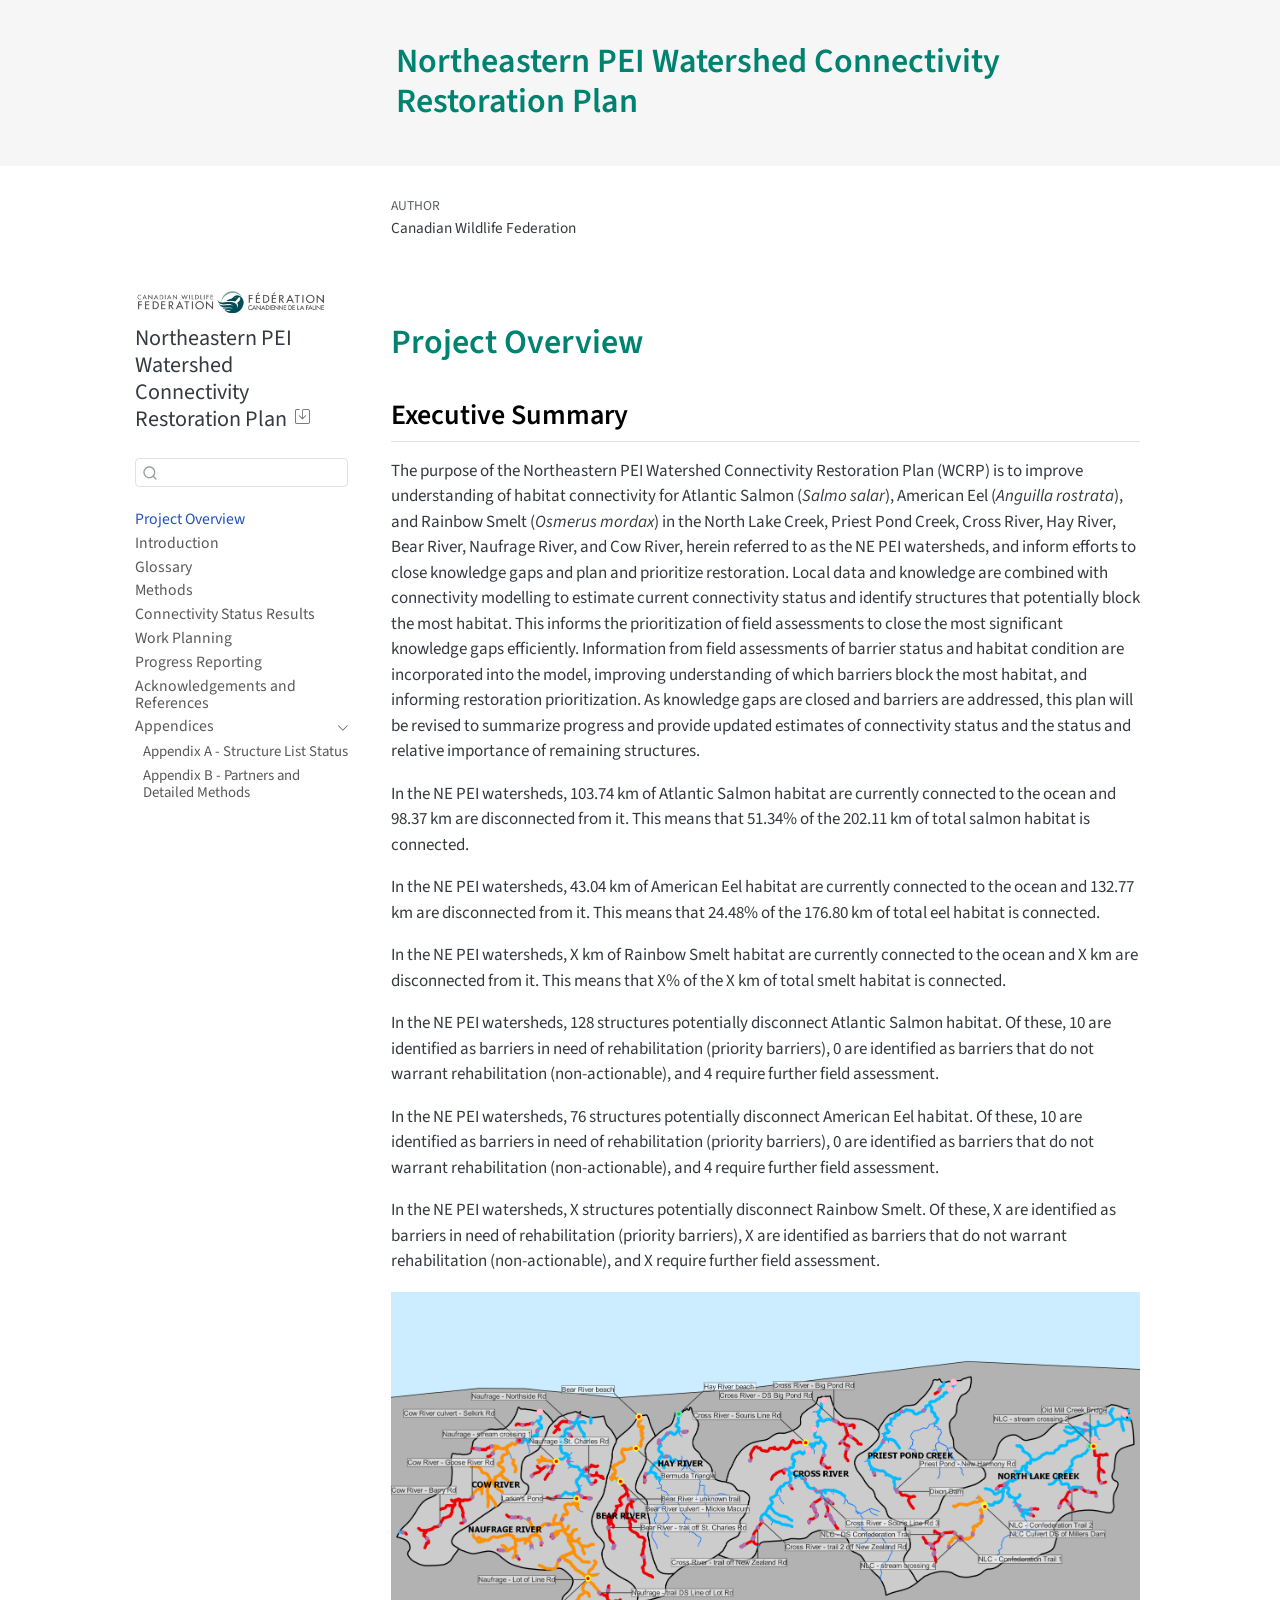
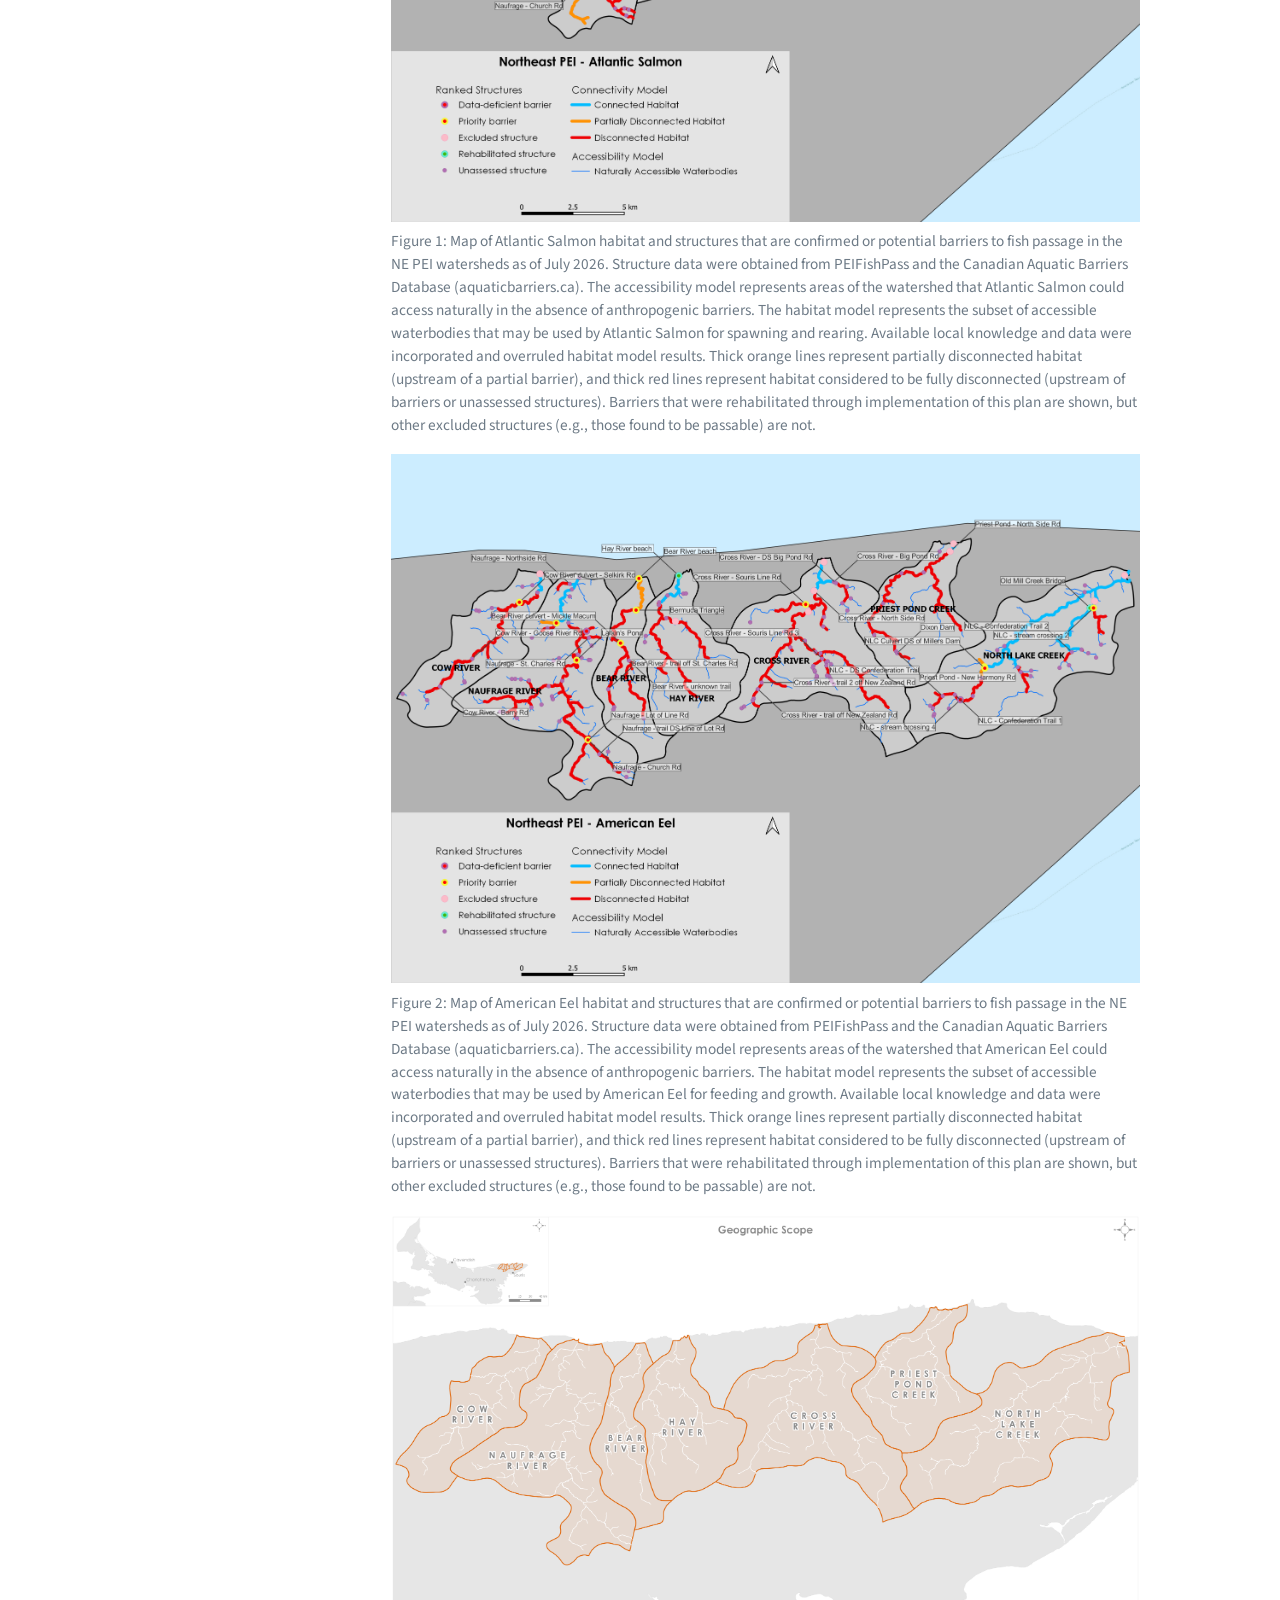
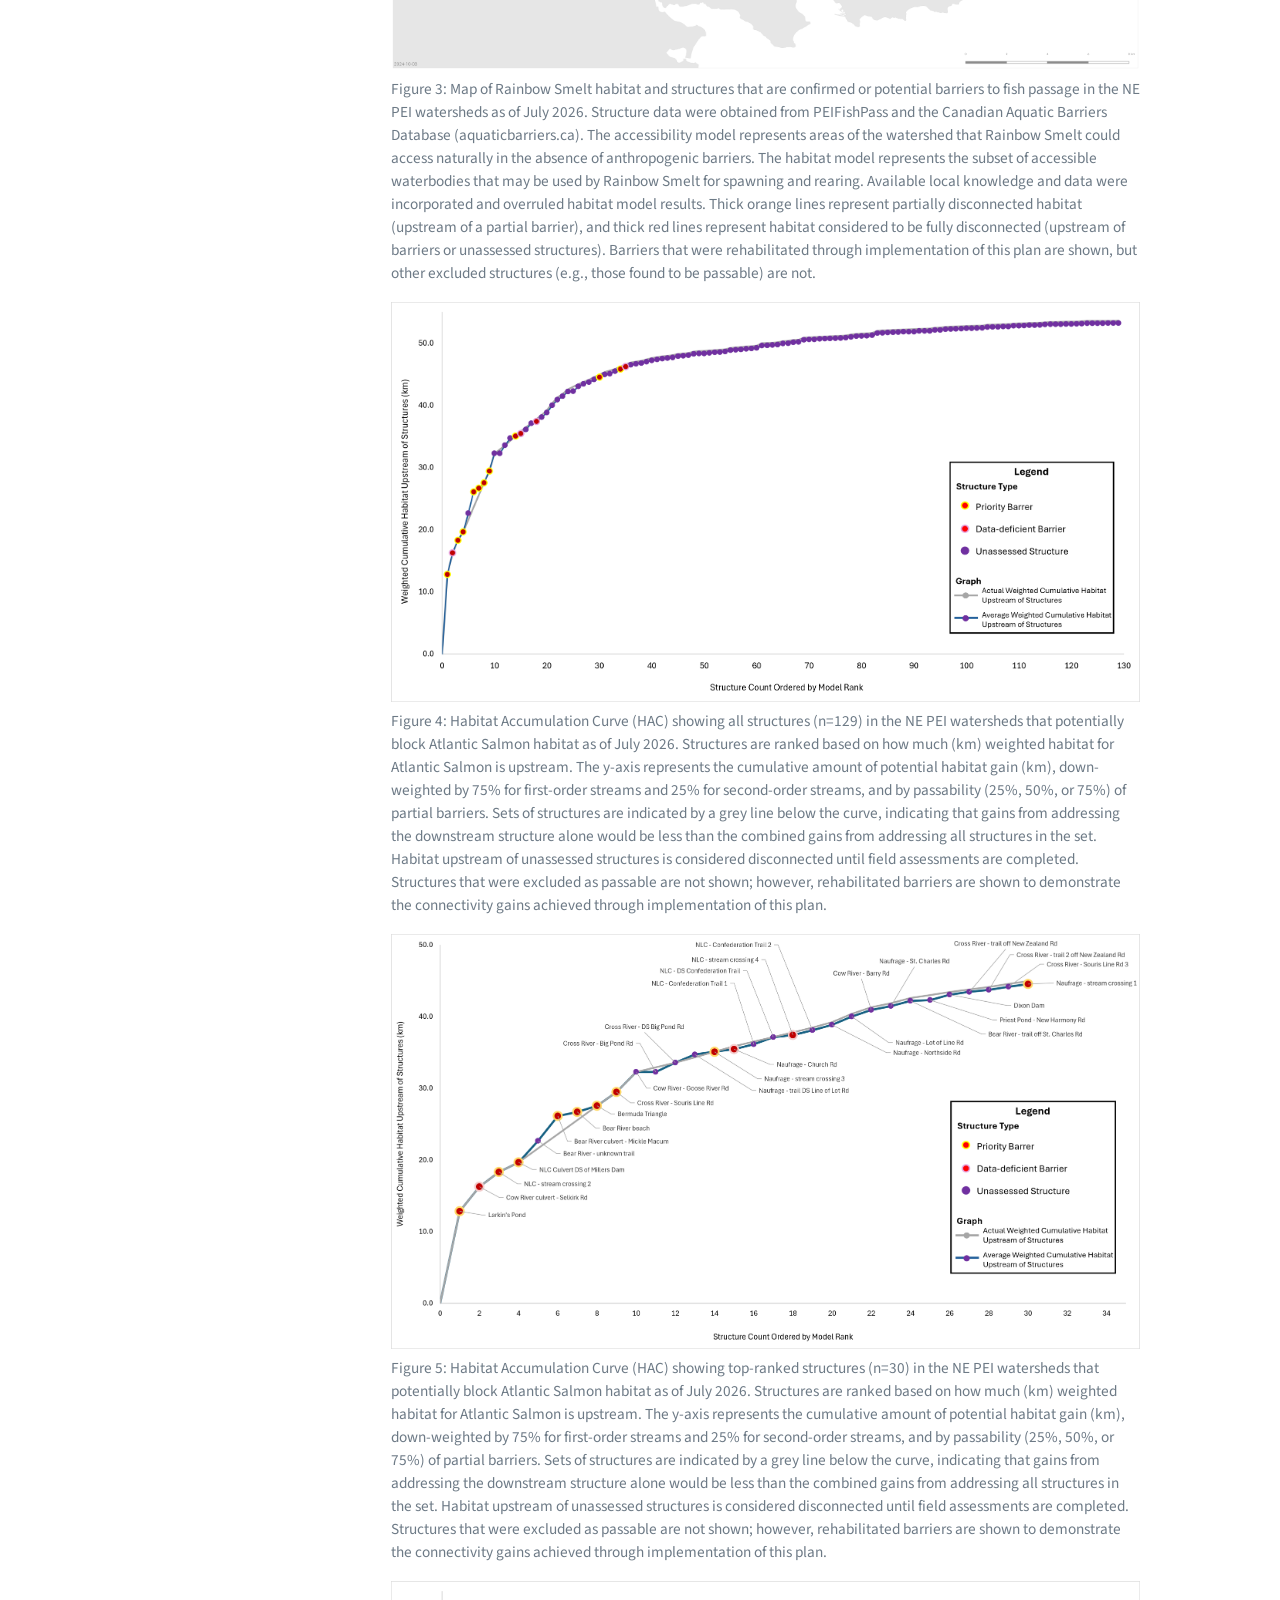
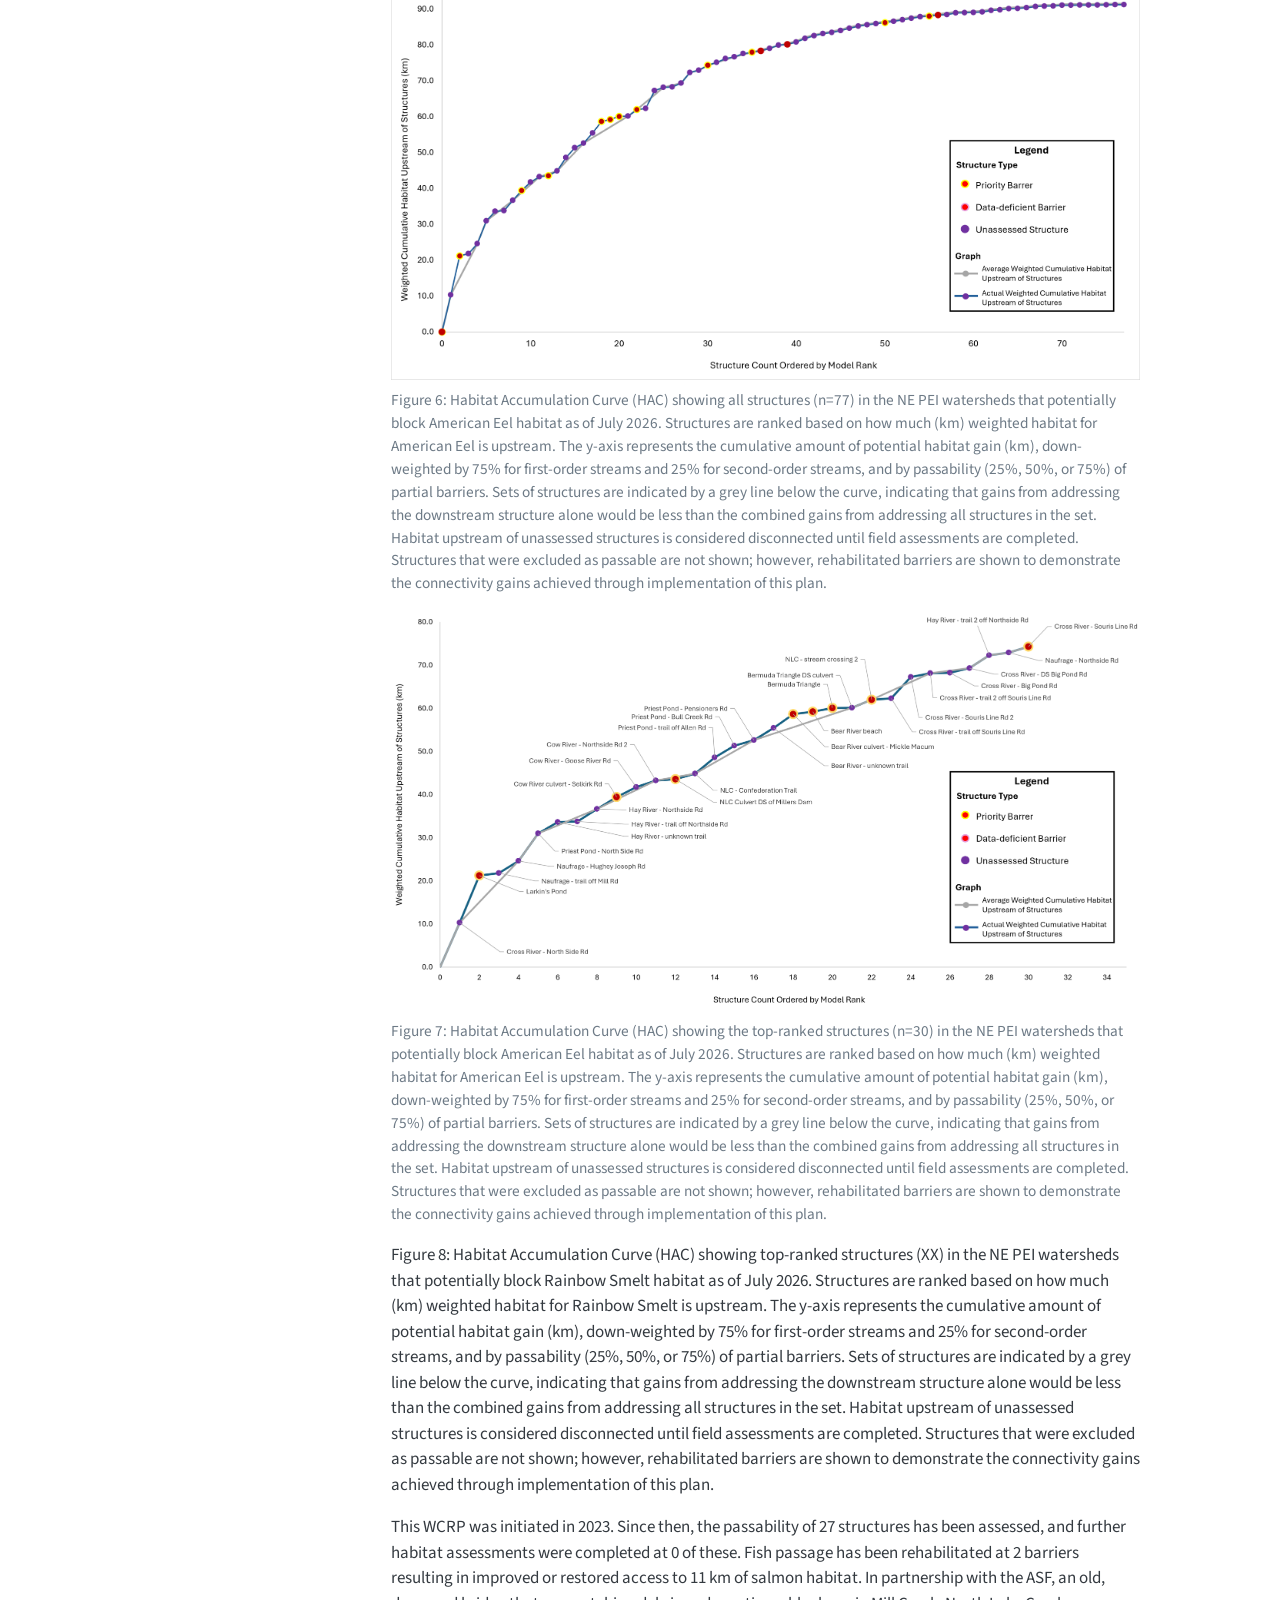
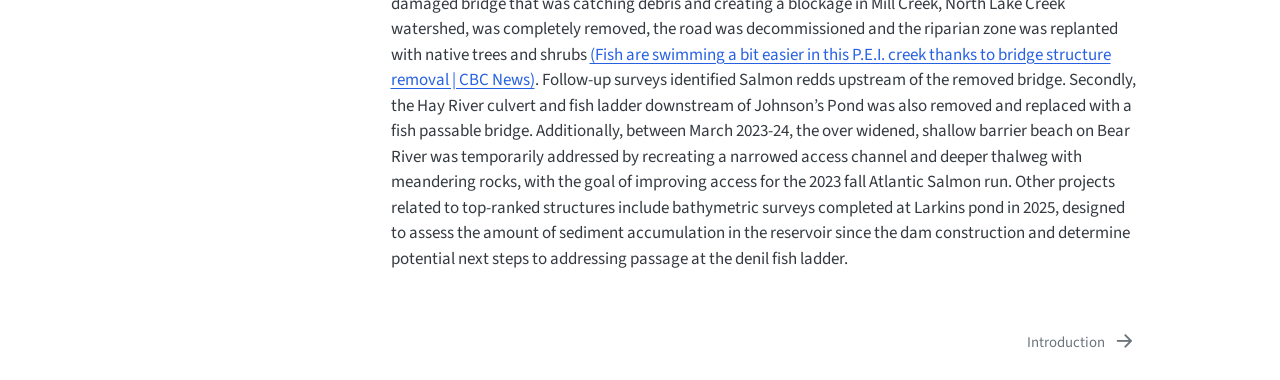
<file: _book/index.html>
<!DOCTYPE html>
<html xmlns="http://www.w3.org/1999/xhtml" lang="en" xml:lang="en"><head>

<meta charset="utf-8">
<meta name="generator" content="quarto-1.10.18">

<meta name="viewport" content="width=device-width, initial-scale=1.0, user-scalable=yes">

<meta name="author" content="Canadian Wildlife Federation">

<title>Northeastern PEI Watershed Connectivity Restoration Plan</title>
<style>
/* Default styles provided by pandoc.
** See https://pandoc.org/MANUAL.html#variables-for-html for config info.
*/
span.smallcaps{font-variant: small-caps;}
div.columns{display: flex; gap: 1.5em;}
div.column{flex: auto;}
@media screen {
div.columns{gap: min(4vw, 1.5em);}
div.column{overflow-x: auto;}
}
div.hanging-indent{margin-left: 1.5em; text-indent: -1.5em;}
ul.task-list{list-style: none;}
ul.task-list li input[type="checkbox"] {
  width: 0.8em;
  margin: 0 0.8em 0.2em -1em; /* quarto-specific, see https://github.com/quarto-dev/quarto-cli/issues/4556 */ 
  vertical-align: middle;
}
</style>


<script src="site_libs/quarto-nav/quarto-nav.js"></script>
<script src="site_libs/clipboard/clipboard.min.js"></script>
<script src="site_libs/quarto-search/autocomplete.umd.js"></script>
<script src="site_libs/quarto-search/fuse.min.js"></script>
<script src="site_libs/quarto-search/quarto-search.js"></script>
<meta name="quarto:offset" content="./">
<link href="./content/project-overview.html" rel="next">
<script src="site_libs/quarto-html/quarto.js" type="module"></script>
<script src="site_libs/quarto-html/tabsets/tabsets.js" type="module"></script>
<script src="site_libs/quarto-html/popper.min.js"></script>
<script src="site_libs/quarto-html/tippy.umd.min.js"></script>
<script src="site_libs/quarto-html/anchor.min.js"></script>
<link href="site_libs/quarto-html/tippy.css" rel="stylesheet">
<link href="site_libs/quarto-html/quarto-syntax-highlighting-64a204ab8560d761af7679ceaba22944.css" rel="stylesheet" id="quarto-text-highlighting-styles">
<script src="site_libs/bootstrap/bootstrap.min.js"></script>
<link href="site_libs/bootstrap/bootstrap-icons.css" rel="stylesheet">
<link href="site_libs/bootstrap/bootstrap-d68e083fcb7a6ebd49264ddc944d4809.min.css" rel="stylesheet" append-hash="true" id="quarto-bootstrap" data-mode="light">
<script id="quarto-search-options" type="application/json">{
  "location": "sidebar",
  "copy-button": false,
  "collapse-after": 3,
  "panel-placement": "start",
  "type": "textbox",
  "limit": 50,
  "keyboard-shortcut": [
    "f",
    "/",
    "s"
  ],
  "show-item-context": false,
  "language": {
    "search-no-results-text": "No results",
    "search-matching-documents-text": "matching documents",
    "search-copy-link-title": "Copy link to search",
    "search-hide-matches-text": "Hide additional matches",
    "search-more-match-text": "more match in this document",
    "search-more-matches-text": "more matches in this document",
    "search-clear-button-title": "Clear",
    "search-text-placeholder": "",
    "search-detached-cancel-button-title": "Cancel",
    "search-submit-button-title": "Submit",
    "search-label": "Search"
  }
}</script>
<style>

      .quarto-title-block .quarto-title-banner {
        background: #f6f6f6;
      }
</style>


<link rel="stylesheet" href="style.css">
</head>

<body class="nav-sidebar floating fullcontent quarto-light">

<div id="quarto-search-results"></div>
  <header id="quarto-header" class="headroom fixed-top quarto-banner">
  <nav class="quarto-secondary-nav">
    <div class="container-fluid d-flex">
      <button type="button" class="quarto-btn-toggle btn" data-bs-toggle="collapse" role="button" data-bs-target=".quarto-sidebar-collapse-item" aria-controls="quarto-sidebar" aria-expanded="false" aria-label="Toggle sidebar navigation" onclick="if (window.quartoToggleHeadroom) { window.quartoToggleHeadroom(); }">
        <i class="bi bi-layout-text-sidebar-reverse"></i>
      </button>
        <nav class="quarto-page-breadcrumbs" aria-label="breadcrumb"><ol class="breadcrumb"><li class="breadcrumb-item"><a href="./index.html">Project Overview</a></li></ol></nav>
        <a class="flex-grow-1" role="navigation" data-bs-toggle="collapse" data-bs-target=".quarto-sidebar-collapse-item" aria-controls="quarto-sidebar" aria-expanded="false" aria-label="Toggle sidebar navigation" onclick="if (window.quartoToggleHeadroom) { window.quartoToggleHeadroom(); }">      
        </a>
      <button type="button" class="btn quarto-search-button" aria-label="Search" onclick="window.quartoOpenSearch();">
        <i class="bi bi-search"></i>
      </button>
    </div>
  </nav>
</header>
<!-- content -->
<header id="title-block-header" class="quarto-title-block default page-columns page-full">
  <div class="quarto-title-banner page-columns page-full">
    <div class="quarto-title column-body">
      <h1 class="title">Northeastern PEI Watershed Connectivity Restoration Plan</h1>
                      </div>
  </div>
    
  
  <div class="quarto-title-meta">

      <div>
      <div class="quarto-title-meta-heading">Author</div>
      <div class="quarto-title-meta-contents">
               <p>Canadian Wildlife Federation </p>
            </div>
    </div>
      
    
      
    </div>
    
  
  </header><div id="quarto-content" class="quarto-container page-columns page-rows-contents page-layout-article">
<!-- sidebar -->
  <nav id="quarto-sidebar" class="sidebar collapse collapse-horizontal quarto-sidebar-collapse-item sidebar-navigation floating overflow-auto">
    <div class="pt-lg-2 mt-2 text-left sidebar-header sidebar-header-stacked">
      <a href="./index.html" class="sidebar-logo-link">
      <img src="./content/images/logo.png" alt="" class="sidebar-logo light-content py-0 d-lg-inline d-none">
      <img src="./content/images/logo.png" alt="" class="sidebar-logo dark-content py-0 d-lg-inline d-none">
      </a>
    <div class="sidebar-title mb-0 py-0">
      <a href="./">Northeastern PEI Watershed Connectivity Restoration Plan</a> 
        <div class="sidebar-tools-main">
    <a href="" title="" class="quarto-navigation-tool px-1" aria-label=""><i class="bi bi-save"></i></a>
</div>
    </div>
      </div>
        <div class="mt-2 flex-shrink-0 align-items-center">
        <div class="sidebar-search">
        <div id="quarto-search" class="" title="Search"></div>
        </div>
        </div>
    <div class="sidebar-menu-container"> 
    <ul class="list-unstyled mt-1">
        <li class="sidebar-item">
  <div class="sidebar-item-container"> 
  <a href="./index.html" class="sidebar-item-text sidebar-link active">
 <span class="menu-text">Project Overview</span></a>
  </div>
</li>
        <li class="sidebar-item">
  <div class="sidebar-item-container"> 
  <a href="./content/project-overview.html" class="sidebar-item-text sidebar-link">
 <span class="menu-text">Introduction</span></a>
  </div>
</li>
        <li class="sidebar-item">
  <div class="sidebar-item-container"> 
  <a href="./content/glossary.html" class="sidebar-item-text sidebar-link">
 <span class="menu-text">Glossary</span></a>
  </div>
</li>
        <li class="sidebar-item">
  <div class="sidebar-item-container"> 
  <a href="./content/data-methods.html" class="sidebar-item-text sidebar-link">
 <span class="menu-text">Methods</span></a>
  </div>
</li>
        <li class="sidebar-item">
  <div class="sidebar-item-container"> 
  <a href="./content/connectivity-status.html" class="sidebar-item-text sidebar-link">
 <span class="menu-text">Connectivity Status Results</span></a>
  </div>
</li>
        <li class="sidebar-item">
  <div class="sidebar-item-container"> 
  <a href="./content/work-planning.html" class="sidebar-item-text sidebar-link">
 <span class="menu-text">Work Planning</span></a>
  </div>
</li>
        <li class="sidebar-item">
  <div class="sidebar-item-container"> 
  <a href="./content/progress-reporting.html" class="sidebar-item-text sidebar-link">
 <span class="menu-text">Progress Reporting</span></a>
  </div>
</li>
        <li class="sidebar-item">
  <div class="sidebar-item-container"> 
  <a href="./content/references.html" class="sidebar-item-text sidebar-link">
 <span class="menu-text">Acknowledgements and References</span></a>
  </div>
</li>
        <li class="sidebar-item sidebar-item-section">
      <div class="sidebar-item-container"> 
            <a class="sidebar-item-text sidebar-link text-start" data-bs-toggle="collapse" data-bs-target="#quarto-sidebar-section-1" role="navigation" aria-expanded="true">
 <span class="menu-text">Appendices</span></a>
          <a class="sidebar-item-toggle text-start" data-bs-toggle="collapse" data-bs-target="#quarto-sidebar-section-1" role="navigation" aria-expanded="true" aria-label="Toggle section">
            <i class="bi bi-chevron-right ms-2"></i>
          </a> 
      </div>
      <ul id="quarto-sidebar-section-1" class="collapse list-unstyled sidebar-section depth1 show">  
          <li class="sidebar-item">
  <div class="sidebar-item-container"> 
  <a href="./content/appendix-a.html" class="sidebar-item-text sidebar-link">
 <span class="menu-text">Appendix A - Structure List Status</span></a>
  </div>
</li>
          <li class="sidebar-item">
  <div class="sidebar-item-container"> 
  <a href="./content/appendix-b.html" class="sidebar-item-text sidebar-link">
 <span class="menu-text">Appendix B - Partners and Detailed Methods</span></a>
  </div>
</li>
      </ul>
  </li>
    </ul>
    </div>
</nav>
<div id="quarto-sidebar-glass" class="quarto-sidebar-collapse-item" data-bs-toggle="collapse" data-bs-target=".quarto-sidebar-collapse-item"></div>
<!-- margin-sidebar -->
    
<!-- main -->
<main class="content quarto-banner-title-block" id="quarto-document-content">





<section id="project-overview" class="level1 unnumbered">
<h1 class="unnumbered">Project Overview</h1>
<section id="executive-summary" class="level2 unnumbered">
<h2 class="unnumbered anchored" data-anchor-id="executive-summary">Executive Summary</h2>
<p>The purpose of the Northeastern PEI Watershed Connectivity Restoration Plan (WCRP) is to improve understanding of habitat connectivity for Atlantic Salmon (<em>Salmo salar</em>), American Eel (<em>Anguilla rostrata</em>), and Rainbow Smelt (<em>Osmerus mordax</em>) in the North Lake Creek, Priest Pond Creek, Cross River, Hay River, Bear River, Naufrage River, and Cow River, herein referred to as the NE PEI watersheds, and inform efforts to close knowledge gaps and plan and prioritize restoration. Local data and knowledge are combined with connectivity modelling to estimate current connectivity status and identify structures that potentially block the most habitat. This informs the prioritization of field assessments to close the most significant knowledge gaps efficiently. Information from field assessments of barrier status and habitat condition are incorporated into the model, improving understanding of which barriers block the most habitat, and informing restoration prioritization. As knowledge gaps are closed and barriers are addressed, this plan will be revised to summarize progress and provide updated estimates of connectivity status and the status and relative importance of remaining structures.</p>
<p>In the NE PEI watersheds, 103.74 km of Atlantic Salmon habitat are currently connected to the ocean and 98.37 km are disconnected from it. This means that 51.34% of the 202.11 km of total salmon habitat is connected.</p>
<p>In the NE PEI watersheds, 43.04 km of American Eel habitat are currently connected to the ocean and 132.77 km are disconnected from it. This means that 24.48% of the 176.80 km of total eel habitat is connected.</p>
<p>In the NE PEI watersheds, X km of Rainbow Smelt habitat are currently connected to the ocean and X km are disconnected from it. This means that X% of the X km of total smelt habitat is connected.</p>
<p>In the NE PEI watersheds, 128 structures potentially disconnect Atlantic Salmon habitat. Of these, 10 are identified as barriers in need of rehabilitation (priority barriers), 0 are identified as barriers that do not warrant rehabilitation (non-actionable), and 4 require further field assessment.</p>
<p>In the NE PEI watersheds, 76 structures potentially disconnect American Eel habitat. Of these, 10 are identified as barriers in need of rehabilitation (priority barriers), 0 are identified as barriers that do not warrant rehabilitation (non-actionable), and 4 require further field assessment.</p>
<p>In the NE PEI watersheds, X structures potentially disconnect Rainbow Smelt. Of these, X are identified as barriers in need of rehabilitation (priority barriers), X are identified as barriers that do not warrant rehabilitation (non-actionable), and X require further field assessment.</p>
<div class="quarto-figure quarto-figure-center">
<figure class="figure">
<p><img src="content/images/Figure1.png" class="img-fluid figure-img"></p>
<figcaption>Figure 1: Map of Atlantic Salmon habitat and structures that are confirmed or potential barriers to fish passage in the NE PEI watersheds as of July 2026. Structure data were obtained from PEIFishPass and the Canadian Aquatic Barriers Database (aquaticbarriers.ca). The accessibility model represents areas of the watershed that Atlantic Salmon could access naturally in the absence of anthropogenic barriers. The habitat model represents the subset of accessible waterbodies that may be used by Atlantic Salmon for spawning and rearing. Available local knowledge and data were incorporated and overruled habitat model results. Thick orange lines represent partially disconnected habitat (upstream of a partial barrier), and thick red lines represent habitat considered to be fully disconnected (upstream of barriers or unassessed structures). Barriers that were rehabilitated through implementation of this plan are shown, but other excluded structures (e.g., those found to be passable) are not.</figcaption>
</figure>
</div>
<div class="quarto-figure quarto-figure-center">
<figure class="figure">
<p><img src="content/images/Figure2.png" class="img-fluid figure-img"></p>
<figcaption>Figure 2: Map of American Eel habitat and structures that are confirmed or potential barriers to fish passage in the NE PEI watersheds as of July 2026. Structure data were obtained from PEIFishPass and the Canadian Aquatic Barriers Database (aquaticbarriers.ca). The accessibility model represents areas of the watershed that American Eel could access naturally in the absence of anthropogenic barriers. The habitat model represents the subset of accessible waterbodies that may be used by American Eel for feeding and growth. Available local knowledge and data were incorporated and overruled habitat model results. Thick orange lines represent partially disconnected habitat (upstream of a partial barrier), and thick red lines represent habitat considered to be fully disconnected (upstream of barriers or unassessed structures). Barriers that were rehabilitated through implementation of this plan are shown, but other excluded structures (e.g., those found to be passable) are not.</figcaption>
</figure>
</div>
<div class="quarto-figure quarto-figure-center">
<figure class="figure">
<p><img src="content/images/Figure3.png" class="img-fluid figure-img"></p>
<figcaption>Figure 3: Map of Rainbow Smelt habitat and structures that are confirmed or potential barriers to fish passage in the NE PEI watersheds as of July 2026. Structure data were obtained from PEIFishPass and the Canadian Aquatic Barriers Database (aquaticbarriers.ca). The accessibility model represents areas of the watershed that Rainbow Smelt could access naturally in the absence of anthropogenic barriers. The habitat model represents the subset of accessible waterbodies that may be used by Rainbow Smelt for spawning and rearing. Available local knowledge and data were incorporated and overruled habitat model results. Thick orange lines represent partially disconnected habitat (upstream of a partial barrier), and thick red lines represent habitat considered to be fully disconnected (upstream of barriers or unassessed structures). Barriers that were rehabilitated through implementation of this plan are shown, but other excluded structures (e.g., those found to be passable) are not.</figcaption>
</figure>
</div>
<div class="quarto-figure quarto-figure-center">
<figure class="figure">
<p><img src="content/images/Figure4.png" class="img-fluid figure-img"></p>
<figcaption>Figure 4: Habitat Accumulation Curve (HAC) showing all structures (n=129) in the NE PEI watersheds that potentially block Atlantic Salmon habitat as of July 2026. Structures are ranked based on how much (km) weighted habitat for Atlantic Salmon is upstream. The y-axis represents the cumulative amount of potential habitat gain (km), down-weighted by 75% for first-order streams and 25% for second-order streams, and by passability (25%, 50%, or 75%) of partial barriers. Sets of structures are indicated by a grey line below the curve, indicating that gains from addressing the downstream structure alone would be less than the combined gains from addressing all structures in the set. Habitat upstream of unassessed structures is considered disconnected until field assessments are completed. Structures that were excluded as passable are not shown; however, rehabilitated barriers are shown to demonstrate the connectivity gains achieved through implementation of this plan.</figcaption>
</figure>
</div>
<div class="quarto-figure quarto-figure-center">
<figure class="figure">
<p><img src="content/images/Figure5.png" class="img-fluid figure-img"></p>
<figcaption>Figure 5: Habitat Accumulation Curve (HAC) showing top-ranked structures (n=30) in the NE PEI watersheds that potentially block Atlantic Salmon habitat as of July 2026. Structures are ranked based on how much (km) weighted habitat for Atlantic Salmon is upstream. The y-axis represents the cumulative amount of potential habitat gain (km), down-weighted by 75% for first-order streams and 25% for second-order streams, and by passability (25%, 50%, or 75%) of partial barriers. Sets of structures are indicated by a grey line below the curve, indicating that gains from addressing the downstream structure alone would be less than the combined gains from addressing all structures in the set. Habitat upstream of unassessed structures is considered disconnected until field assessments are completed. Structures that were excluded as passable are not shown; however, rehabilitated barriers are shown to demonstrate the connectivity gains achieved through implementation of this plan.</figcaption>
</figure>
</div>
<div class="quarto-figure quarto-figure-center">
<figure class="figure">
<p><img src="content/images/Figure6.png" class="img-fluid figure-img"></p>
<figcaption>Figure 6: Habitat Accumulation Curve (HAC) showing all structures (n=77) in the NE PEI watersheds that potentially block American Eel habitat as of July 2026. Structures are ranked based on how much (km) weighted habitat for American Eel is upstream. The y-axis represents the cumulative amount of potential habitat gain (km), down-weighted by 75% for first-order streams and 25% for second-order streams, and by passability (25%, 50%, or 75%) of partial barriers. Sets of structures are indicated by a grey line below the curve, indicating that gains from addressing the downstream structure alone would be less than the combined gains from addressing all structures in the set. Habitat upstream of unassessed structures is considered disconnected until field assessments are completed. Structures that were excluded as passable are not shown; however, rehabilitated barriers are shown to demonstrate the connectivity gains achieved through implementation of this plan.</figcaption>
</figure>
</div>
<div class="quarto-figure quarto-figure-center">
<figure class="figure">
<p><img src="content/images/Figure7.png" class="img-fluid figure-img"></p>
<figcaption>Figure 7: Habitat Accumulation Curve (HAC) showing the top-ranked structures (n=30) in the NE PEI watersheds that potentially block American Eel habitat as of July 2026. Structures are ranked based on how much (km) weighted habitat for American Eel is upstream. The y-axis represents the cumulative amount of potential habitat gain (km), down-weighted by 75% for first-order streams and 25% for second-order streams, and by passability (25%, 50%, or 75%) of partial barriers. Sets of structures are indicated by a grey line below the curve, indicating that gains from addressing the downstream structure alone would be less than the combined gains from addressing all structures in the set. Habitat upstream of unassessed structures is considered disconnected until field assessments are completed. Structures that were excluded as passable are not shown; however, rehabilitated barriers are shown to demonstrate the connectivity gains achieved through implementation of this plan.</figcaption>
</figure>
</div>
<p>Figure 8: Habitat Accumulation Curve (HAC) showing top-ranked structures (XX) in the NE PEI watersheds that potentially block Rainbow Smelt habitat as of July 2026. Structures are ranked based on how much (km) weighted habitat for Rainbow Smelt is upstream. The y-axis represents the cumulative amount of potential habitat gain (km), down-weighted by 75% for first-order streams and 25% for second-order streams, and by passability (25%, 50%, or 75%) of partial barriers. Sets of structures are indicated by a grey line below the curve, indicating that gains from addressing the downstream structure alone would be less than the combined gains from addressing all structures in the set. Habitat upstream of unassessed structures is considered disconnected until field assessments are completed. Structures that were excluded as passable are not shown; however, rehabilitated barriers are shown to demonstrate the connectivity gains achieved through implementation of this plan.</p>
<p>This WCRP was initiated in 2023. Since then, the passability of 27 structures has been assessed, and further habitat assessments were completed at 0 of these. Fish passage has been rehabilitated at 2 barriers resulting in improved or restored access to 11 km of salmon habitat. In partnership with the ASF, an old, damaged bridge that was catching debris and creating a blockage in Mill Creek, North Lake Creek watershed, was completely removed, the road was decommissioned and the riparian zone was replanted with native trees and shrubs <a href="https://www.cbc.ca/news/canada/prince-edward-island/pei-bridge-removed-improved-fish-passage-1.7280811">(Fish are swimming a bit easier in this P.E.I. creek thanks to bridge structure removal | CBC News)</a>. Follow-up surveys identified Salmon redds upstream of the removed bridge. Secondly, the Hay River culvert and fish ladder downstream of Johnson’s Pond was also removed and replaced with a fish passable bridge. Additionally, between March 2023-24, the over widened, shallow barrier beach on Bear River was temporarily addressed by recreating a narrowed access channel and deeper thalweg with meandering rocks, with the goal of improving access for the 2023 fall Atlantic Salmon run. Other projects related to top-ranked structures include bathymetric surveys completed at Larkins pond in 2025, designed to assess the amount of sediment accumulation in the reservoir since the dam construction and determine potential next steps to addressing passage at the denil fish ladder.</p>


</section>
</section>

</main> <!-- /main -->
<script id="quarto-html-after-body" type="application/javascript">
  window.document.addEventListener("DOMContentLoaded", function (event) {
    const icon = "";
    const anchorJS = new window.AnchorJS();
    anchorJS.options = {
      placement: 'right',
      icon: icon
    };
    anchorJS.add('.anchored');
    const isCodeAnnotation = (el) => {
      for (const clz of el.classList) {
        if (clz.startsWith('code-annotation-')) {                     
          return true;
        }
      }
      return false;
    }
    const onCopySuccess = function(e) {
      // button target
      const button = e.trigger;
      // don't keep focus
      button.blur();
      // flash "checked"
      button.classList.add('code-copy-button-checked');
      var currentTitle = button.getAttribute("title");
      button.setAttribute("title", "Copied!");
      let tooltip;
      if (window.bootstrap) {
        button.setAttribute("data-bs-toggle", "tooltip");
        button.setAttribute("data-bs-placement", "left");
        button.setAttribute("data-bs-title", "Copied!");
        tooltip = new bootstrap.Tooltip(button, 
          { trigger: "manual", 
            customClass: "code-copy-button-tooltip",
            offset: [0, -8]});
        tooltip.show();    
      }
      setTimeout(function() {
        if (tooltip) {
          tooltip.hide();
          button.removeAttribute("data-bs-title");
          button.removeAttribute("data-bs-toggle");
          button.removeAttribute("data-bs-placement");
        }
        button.setAttribute("title", currentTitle);
        button.classList.remove('code-copy-button-checked');
      }, 1000);
      // clear code selection
      e.clearSelection();
    }
    const getTextToCopy = function(trigger) {
      const outerScaffold = trigger.parentElement.cloneNode(true);
      const codeEl = outerScaffold.querySelector('code');
      for (const childEl of codeEl.children) {
        if (isCodeAnnotation(childEl)) {
          childEl.remove();
        }
      }
      return codeEl.innerText;
    }
    const clipboard = new window.ClipboardJS('.code-copy-button:not([data-in-quarto-modal])', {
      text: getTextToCopy
    });
    clipboard.on('success', onCopySuccess);
    if (window.document.getElementById('quarto-embedded-source-code-modal')) {
      const clipboardModal = new window.ClipboardJS('.code-copy-button[data-in-quarto-modal]', {
        text: getTextToCopy,
        container: window.document.getElementById('quarto-embedded-source-code-modal')
      });
      clipboardModal.on('success', onCopySuccess);
    }
      var localhostRegex = new RegExp(/^(?:http|https):\/\/localhost\:?[0-9]*\//);
      var mailtoRegex = new RegExp(/^mailto:/);
        var filterRegex = new RegExp('/' + window.location.host + '/');
      var isInternal = (href) => {
          return filterRegex.test(href) || localhostRegex.test(href) || mailtoRegex.test(href);
      }
      // Inspect non-navigation links and adorn them if external
     var links = window.document.querySelectorAll('a[href]:not(.nav-link):not(.navbar-brand):not(.toc-action):not(.sidebar-link):not(.sidebar-item-toggle):not(.pagination-link):not(.no-external):not([aria-hidden]):not(.dropdown-item):not(.quarto-navigation-tool):not(.about-link)');
      for (var i=0; i<links.length; i++) {
        const link = links[i];
        if (!isInternal(link.href)) {
          // undo the damage that might have been done by quarto-nav.js in the case of
          // links that we want to consider external
          if (link.dataset.originalHref !== undefined) {
            link.href = link.dataset.originalHref;
          }
        }
      }
    function tippyHover(el, contentFn, onTriggerFn, onUntriggerFn) {
      const config = {
        allowHTML: true,
        maxWidth: 500,
        delay: 100,
        arrow: false,
        appendTo: function(el) {
            return el.parentElement;
        },
        interactive: true,
        interactiveBorder: 10,
        theme: 'quarto',
        placement: 'bottom-start',
      };
      if (contentFn) {
        config.content = contentFn;
      }
      if (onTriggerFn) {
        config.onTrigger = onTriggerFn;
      }
      if (onUntriggerFn) {
        config.onUntrigger = onUntriggerFn;
      }
      window.tippy(el, config); 
    }
    const noterefs = window.document.querySelectorAll('a[role="doc-noteref"]');
    for (var i=0; i<noterefs.length; i++) {
      const ref = noterefs[i];
      tippyHover(ref, function() {
        // use id or data attribute instead here
        let href = ref.getAttribute('data-footnote-href') || ref.getAttribute('href');
        try { href = new URL(href).hash; } catch {}
        const id = href.replace(/^#\/?/, "");
        const note = window.document.getElementById(id);
        if (note) {
          return note.innerHTML;
        } else {
          return "";
        }
      });
    }
    const xrefs = window.document.querySelectorAll('a.quarto-xref');
    const processXRef = (id, note) => {
      // Strip column container classes
      const stripColumnClz = (el) => {
        el.classList.remove("page-full", "page-columns");
        if (el.children) {
          for (const child of el.children) {
            stripColumnClz(child);
          }
        }
      }
      stripColumnClz(note)
      if (id === null || id.startsWith('sec-')) {
        // Special case sections, only their first couple elements
        const container = document.createElement("div");
        if (note.children && note.children.length > 2) {
          container.appendChild(note.children[0].cloneNode(true));
          for (let i = 1; i < note.children.length; i++) {
            const child = note.children[i];
            if (child.tagName === "P" && child.innerText === "") {
              continue;
            } else {
              container.appendChild(child.cloneNode(true));
              break;
            }
          }
          if (window.Quarto?.typesetMath) {
            window.Quarto.typesetMath(container);
          }
          return container.innerHTML
        } else {
          if (window.Quarto?.typesetMath) {
            window.Quarto.typesetMath(note);
          }
          return note.innerHTML;
        }
      } else {
        // Remove any anchor links if they are present
        const anchorLink = note.querySelector('a.anchorjs-link');
        if (anchorLink) {
          anchorLink.remove();
        }
        if (window.Quarto?.typesetMath) {
          window.Quarto.typesetMath(note);
        }
        if (note.classList.contains("callout")) {
          return note.outerHTML;
        } else {
          return note.innerHTML;
        }
      }
    }
    for (var i=0; i<xrefs.length; i++) {
      const xref = xrefs[i];
      tippyHover(xref, undefined, function(instance) {
        instance.disable();
        let url = xref.getAttribute('href');
        let hash = undefined; 
        if (url.startsWith('#')) {
          hash = url;
        } else {
          try { hash = new URL(url).hash; } catch {}
        }
        if (hash) {
          const id = hash.replace(/^#\/?/, "");
          const note = window.document.getElementById(id);
          if (note !== null) {
            try {
              const html = processXRef(id, note.cloneNode(true));
              instance.setContent(html);
            } finally {
              instance.enable();
              instance.show();
            }
          } else {
            // See if we can fetch this
            fetch(url.split('#')[0])
            .then(res => res.text())
            .then(html => {
              const parser = new DOMParser();
              const htmlDoc = parser.parseFromString(html, "text/html");
              const note = htmlDoc.getElementById(id);
              if (note !== null) {
                const html = processXRef(id, note);
                instance.setContent(html);
              } 
            }).finally(() => {
              instance.enable();
              instance.show();
            });
          }
        } else {
          // See if we can fetch a full url (with no hash to target)
          // This is a special case and we should probably do some content thinning / targeting
          fetch(url)
          .then(res => res.text())
          .then(html => {
            const parser = new DOMParser();
            const htmlDoc = parser.parseFromString(html, "text/html");
            const note = htmlDoc.querySelector('main.content');
            if (note !== null) {
              // This should only happen for chapter cross references
              // (since there is no id in the URL)
              // remove the first header
              if (note.children.length > 0 && note.children[0].tagName === "HEADER") {
                note.children[0].remove();
              }
              const html = processXRef(null, note);
              instance.setContent(html);
            } 
          }).finally(() => {
            instance.enable();
            instance.show();
          });
        }
      }, function(instance) {
      });
    }
        let selectedAnnoteEl;
        const selectorForAnnotation = ( cell, annotation) => {
          let cellAttr = 'data-code-cell="' + cell + '"';
          let lineAttr = 'data-code-annotation="' +  annotation + '"';
          const selector = 'span[' + cellAttr + '][' + lineAttr + ']';
          return selector;
        }
        const selectCodeLines = (annoteEl) => {
          const doc = window.document;
          const targetCell = annoteEl.getAttribute("data-target-cell");
          const targetAnnotation = annoteEl.getAttribute("data-target-annotation");
          const annoteSpan = window.document.querySelector(selectorForAnnotation(targetCell, targetAnnotation));
          const lines = annoteSpan.getAttribute("data-code-lines").split(",");
          const lineIds = lines.map((line) => {
            return targetCell + "-" + line;
          })
          let top = null;
          let height = null;
          let parent = null;
          if (lineIds.length > 0) {
              //compute the position of the single el (top and bottom and make a div)
              const el = window.document.getElementById(lineIds[0]);
              top = el.offsetTop;
              height = el.offsetHeight;
              parent = el.parentElement.parentElement;
            if (lineIds.length > 1) {
              const lastEl = window.document.getElementById(lineIds[lineIds.length - 1]);
              const bottom = lastEl.offsetTop + lastEl.offsetHeight;
              height = bottom - top;
            }
            if (top !== null && height !== null && parent !== null) {
              // cook up a div (if necessary) and position it 
              let div = window.document.getElementById("code-annotation-line-highlight");
              if (div === null) {
                div = window.document.createElement("div");
                div.setAttribute("id", "code-annotation-line-highlight");
                div.style.position = 'absolute';
                parent.appendChild(div);
              }
              div.style.top = top - 2 + "px";
              div.style.height = height + 4 + "px";
              div.style.left = 0;
              let gutterDiv = window.document.getElementById("code-annotation-line-highlight-gutter");
              if (gutterDiv === null) {
                gutterDiv = window.document.createElement("div");
                gutterDiv.setAttribute("id", "code-annotation-line-highlight-gutter");
                gutterDiv.style.position = 'absolute';
                const codeCell = window.document.getElementById(targetCell);
                const gutter = codeCell.querySelector('.code-annotation-gutter');
                gutter.appendChild(gutterDiv);
              }
              gutterDiv.style.top = top - 2 + "px";
              gutterDiv.style.height = height + 4 + "px";
            }
            selectedAnnoteEl = annoteEl;
          }
        };
        const unselectCodeLines = () => {
          const elementsIds = ["code-annotation-line-highlight", "code-annotation-line-highlight-gutter"];
          elementsIds.forEach((elId) => {
            const div = window.document.getElementById(elId);
            if (div) {
              div.remove();
            }
          });
          selectedAnnoteEl = undefined;
        };
          // Handle positioning of the toggle
      window.addEventListener(
        "resize",
        throttle(() => {
          elRect = undefined;
          if (selectedAnnoteEl) {
            selectCodeLines(selectedAnnoteEl);
          }
        }, 10)
      );
      function throttle(fn, ms) {
      let throttle = false;
      let timer;
        return (...args) => {
          if(!throttle) { // first call gets through
              fn.apply(this, args);
              throttle = true;
          } else { // all the others get throttled
              if(timer) clearTimeout(timer); // cancel #2
              timer = setTimeout(() => {
                fn.apply(this, args);
                timer = throttle = false;
              }, ms);
          }
        };
      }
        // Attach click handler to the DT
        const annoteDls = window.document.querySelectorAll('dt[data-target-cell]');
        for (const annoteDlNode of annoteDls) {
          annoteDlNode.addEventListener('click', (event) => {
            const clickedEl = event.target;
            if (clickedEl !== selectedAnnoteEl) {
              unselectCodeLines();
              const activeEl = window.document.querySelector('dt[data-target-cell].code-annotation-active');
              if (activeEl) {
                activeEl.classList.remove('code-annotation-active');
              }
              selectCodeLines(clickedEl);
              clickedEl.classList.add('code-annotation-active');
            } else {
              // Unselect the line
              unselectCodeLines();
              clickedEl.classList.remove('code-annotation-active');
            }
          });
        }
    const findCites = (el) => {
      const parentEl = el.parentElement;
      if (parentEl) {
        const cites = parentEl.dataset.cites;
        if (cites) {
          return {
            el,
            cites: cites.split(' ')
          };
        } else {
          return findCites(el.parentElement)
        }
      } else {
        return undefined;
      }
    };
    var bibliorefs = window.document.querySelectorAll('a[role="doc-biblioref"]');
    for (var i=0; i<bibliorefs.length; i++) {
      const ref = bibliorefs[i];
      const citeInfo = findCites(ref);
      if (citeInfo) {
        tippyHover(citeInfo.el, function() {
          var popup = window.document.createElement('div');
          citeInfo.cites.forEach(function(cite) {
            var citeDiv = window.document.createElement('div');
            citeDiv.classList.add('hanging-indent');
            citeDiv.classList.add('csl-entry');
            var biblioDiv = window.document.getElementById('ref-' + cite);
            if (biblioDiv) {
              citeDiv.innerHTML = biblioDiv.innerHTML;
            }
            popup.appendChild(citeDiv);
          });
          return popup.innerHTML;
        });
      }
    }
  });
  </script>
<nav class="page-navigation">
  <div class="nav-page nav-page-previous">
  </div>
  <div class="nav-page nav-page-next">
      <a href="./content/project-overview.html" class="pagination-link" aria-label="Introduction">
        <span class="nav-page-text">Introduction</span> <i class="bi bi-arrow-right-short"></i>
      </a>
  </div>
</nav>
</div> <!-- /content -->




</body></html>
</file>
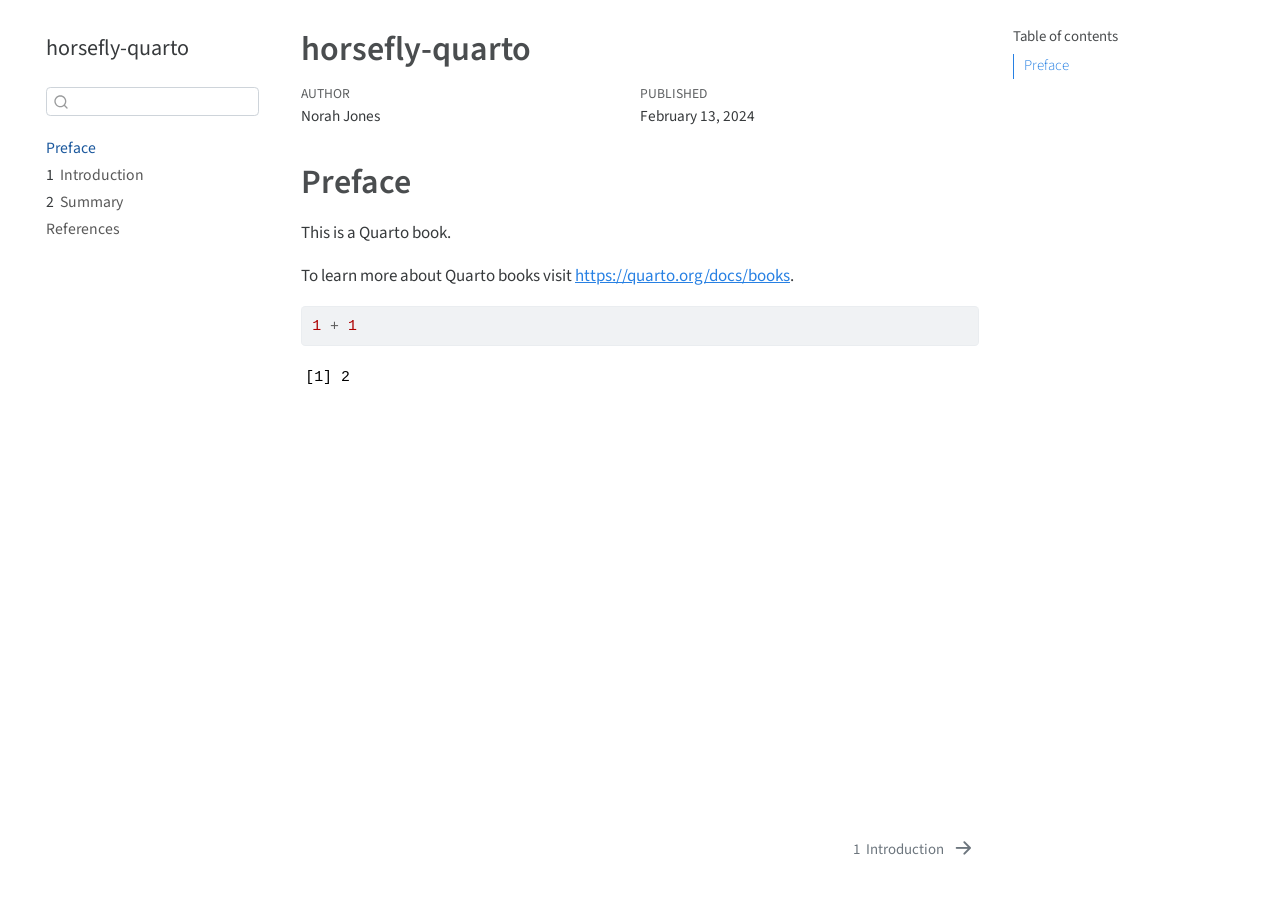
<file: summary/index.html>
<!DOCTYPE html>
<html xmlns="http://www.w3.org/1999/xhtml" lang="en" xml:lang="en"><head>

<meta charset="utf-8">
<meta name="generator" content="quarto-1.3.450">

<meta name="viewport" content="width=device-width, initial-scale=1.0, user-scalable=yes">

<meta name="author" content="Norah Jones">
<meta name="dcterms.date" content="2024-02-13">

<title>horsefly-quarto</title>
<style>
code{white-space: pre-wrap;}
span.smallcaps{font-variant: small-caps;}
div.columns{display: flex; gap: min(4vw, 1.5em);}
div.column{flex: auto; overflow-x: auto;}
div.hanging-indent{margin-left: 1.5em; text-indent: -1.5em;}
ul.task-list{list-style: none;}
ul.task-list li input[type="checkbox"] {
  width: 0.8em;
  margin: 0 0.8em 0.2em -1em; /* quarto-specific, see https://github.com/quarto-dev/quarto-cli/issues/4556 */ 
  vertical-align: middle;
}
/* CSS for syntax highlighting */
pre > code.sourceCode { white-space: pre; position: relative; }
pre > code.sourceCode > span { display: inline-block; line-height: 1.25; }
pre > code.sourceCode > span:empty { height: 1.2em; }
.sourceCode { overflow: visible; }
code.sourceCode > span { color: inherit; text-decoration: inherit; }
div.sourceCode { margin: 1em 0; }
pre.sourceCode { margin: 0; }
@media screen {
div.sourceCode { overflow: auto; }
}
@media print {
pre > code.sourceCode { white-space: pre-wrap; }
pre > code.sourceCode > span { text-indent: -5em; padding-left: 5em; }
}
pre.numberSource code
  { counter-reset: source-line 0; }
pre.numberSource code > span
  { position: relative; left: -4em; counter-increment: source-line; }
pre.numberSource code > span > a:first-child::before
  { content: counter(source-line);
    position: relative; left: -1em; text-align: right; vertical-align: baseline;
    border: none; display: inline-block;
    -webkit-touch-callout: none; -webkit-user-select: none;
    -khtml-user-select: none; -moz-user-select: none;
    -ms-user-select: none; user-select: none;
    padding: 0 4px; width: 4em;
  }
pre.numberSource { margin-left: 3em;  padding-left: 4px; }
div.sourceCode
  {   }
@media screen {
pre > code.sourceCode > span > a:first-child::before { text-decoration: underline; }
}
</style>


<script src="site_libs/quarto-nav/quarto-nav.js"></script>
<script src="site_libs/quarto-nav/headroom.min.js"></script>
<script src="site_libs/clipboard/clipboard.min.js"></script>
<script src="site_libs/quarto-search/autocomplete.umd.js"></script>
<script src="site_libs/quarto-search/fuse.min.js"></script>
<script src="site_libs/quarto-search/quarto-search.js"></script>
<meta name="quarto:offset" content="./">
<link href="./intro.html" rel="next">
<script src="site_libs/quarto-html/quarto.js"></script>
<script src="site_libs/quarto-html/popper.min.js"></script>
<script src="site_libs/quarto-html/tippy.umd.min.js"></script>
<script src="site_libs/quarto-html/anchor.min.js"></script>
<link href="site_libs/quarto-html/tippy.css" rel="stylesheet">
<link href="site_libs/quarto-html/quarto-syntax-highlighting.css" rel="stylesheet" id="quarto-text-highlighting-styles">
<script src="site_libs/bootstrap/bootstrap.min.js"></script>
<link href="site_libs/bootstrap/bootstrap-icons.css" rel="stylesheet">
<link href="site_libs/bootstrap/bootstrap.min.css" rel="stylesheet" id="quarto-bootstrap" data-mode="light">
<script id="quarto-search-options" type="application/json">{
  "location": "sidebar",
  "copy-button": false,
  "collapse-after": 3,
  "panel-placement": "start",
  "type": "textbox",
  "limit": 20,
  "language": {
    "search-no-results-text": "No results",
    "search-matching-documents-text": "matching documents",
    "search-copy-link-title": "Copy link to search",
    "search-hide-matches-text": "Hide additional matches",
    "search-more-match-text": "more match in this document",
    "search-more-matches-text": "more matches in this document",
    "search-clear-button-title": "Clear",
    "search-detached-cancel-button-title": "Cancel",
    "search-submit-button-title": "Submit",
    "search-label": "Search"
  }
}</script>


</head>

<body class="nav-sidebar floating">

<div id="quarto-search-results"></div>
  <header id="quarto-header" class="headroom fixed-top">
  <nav class="quarto-secondary-nav">
    <div class="container-fluid d-flex">
      <button type="button" class="quarto-btn-toggle btn" data-bs-toggle="collapse" data-bs-target="#quarto-sidebar,#quarto-sidebar-glass" aria-controls="quarto-sidebar" aria-expanded="false" aria-label="Toggle sidebar navigation" onclick="if (window.quartoToggleHeadroom) { window.quartoToggleHeadroom(); }">
        <i class="bi bi-layout-text-sidebar-reverse"></i>
      </button>
      <nav class="quarto-page-breadcrumbs" aria-label="breadcrumb"><ol class="breadcrumb"><li class="breadcrumb-item"><a href="./index.html">Preface</a></li></ol></nav>
      <a class="flex-grow-1" role="button" data-bs-toggle="collapse" data-bs-target="#quarto-sidebar,#quarto-sidebar-glass" aria-controls="quarto-sidebar" aria-expanded="false" aria-label="Toggle sidebar navigation" onclick="if (window.quartoToggleHeadroom) { window.quartoToggleHeadroom(); }">      
      </a>
      <button type="button" class="btn quarto-search-button" aria-label="" onclick="window.quartoOpenSearch();">
        <i class="bi bi-search"></i>
      </button>
    </div>
  </nav>
</header>
<!-- content -->
<div id="quarto-content" class="quarto-container page-columns page-rows-contents page-layout-article">
<!-- sidebar -->
  <nav id="quarto-sidebar" class="sidebar collapse collapse-horizontal sidebar-navigation floating overflow-auto">
    <div class="pt-lg-2 mt-2 text-left sidebar-header">
    <div class="sidebar-title mb-0 py-0">
      <a href="./">horsefly-quarto</a> 
    </div>
      </div>
        <div class="mt-2 flex-shrink-0 align-items-center">
        <div class="sidebar-search">
        <div id="quarto-search" class="" title="Search"></div>
        </div>
        </div>
    <div class="sidebar-menu-container"> 
    <ul class="list-unstyled mt-1">
        <li class="sidebar-item">
  <div class="sidebar-item-container"> 
  <a href="./index.html" class="sidebar-item-text sidebar-link active">
 <span class="menu-text">Preface</span></a>
  </div>
</li>
        <li class="sidebar-item">
  <div class="sidebar-item-container"> 
  <a href="./intro.html" class="sidebar-item-text sidebar-link">
 <span class="menu-text"><span class="chapter-number">1</span>&nbsp; <span class="chapter-title">Introduction</span></span></a>
  </div>
</li>
        <li class="sidebar-item">
  <div class="sidebar-item-container"> 
  <a href="./summary.html" class="sidebar-item-text sidebar-link">
 <span class="menu-text"><span class="chapter-number">2</span>&nbsp; <span class="chapter-title">Summary</span></span></a>
  </div>
</li>
        <li class="sidebar-item">
  <div class="sidebar-item-container"> 
  <a href="./references.html" class="sidebar-item-text sidebar-link">
 <span class="menu-text">References</span></a>
  </div>
</li>
    </ul>
    </div>
</nav>
<div id="quarto-sidebar-glass" data-bs-toggle="collapse" data-bs-target="#quarto-sidebar,#quarto-sidebar-glass"></div>
<!-- margin-sidebar -->
    <div id="quarto-margin-sidebar" class="sidebar margin-sidebar">
        <nav id="TOC" role="doc-toc" class="toc-active">
    <h2 id="toc-title">Table of contents</h2>
   
  <ul>
  <li><a href="#preface" id="toc-preface" class="nav-link active" data-scroll-target="#preface">Preface</a></li>
  </ul>
</nav>
    </div>
<!-- main -->
<main class="content" id="quarto-document-content">

<header id="title-block-header" class="quarto-title-block default">
<div class="quarto-title">
<h1 class="title">horsefly-quarto</h1>
</div>



<div class="quarto-title-meta">

    <div>
    <div class="quarto-title-meta-heading">Author</div>
    <div class="quarto-title-meta-contents">
             <p>Norah Jones </p>
          </div>
  </div>
    
    <div>
    <div class="quarto-title-meta-heading">Published</div>
    <div class="quarto-title-meta-contents">
      <p class="date">February 13, 2024</p>
    </div>
  </div>
  
    
  </div>
  

</header>

<section id="preface" class="level1 unnumbered">
<h1 class="unnumbered">Preface</h1>
<p>This is a Quarto book.</p>
<p>To learn more about Quarto books visit <a href="https://quarto.org/docs/books" class="uri">https://quarto.org/docs/books</a>.</p>
<div class="cell">
<div class="sourceCode cell-code" id="cb1"><pre class="sourceCode r code-with-copy"><code class="sourceCode r"><span id="cb1-1"><a href="#cb1-1" aria-hidden="true" tabindex="-1"></a><span class="dv">1</span> <span class="sc">+</span> <span class="dv">1</span></span></code><button title="Copy to Clipboard" class="code-copy-button"><i class="bi"></i></button></pre></div>
<div class="cell-output cell-output-stdout">
<pre><code>[1] 2</code></pre>
</div>
</div>


</section>

</main> <!-- /main -->
<script id="quarto-html-after-body" type="application/javascript">
window.document.addEventListener("DOMContentLoaded", function (event) {
  const toggleBodyColorMode = (bsSheetEl) => {
    const mode = bsSheetEl.getAttribute("data-mode");
    const bodyEl = window.document.querySelector("body");
    if (mode === "dark") {
      bodyEl.classList.add("quarto-dark");
      bodyEl.classList.remove("quarto-light");
    } else {
      bodyEl.classList.add("quarto-light");
      bodyEl.classList.remove("quarto-dark");
    }
  }
  const toggleBodyColorPrimary = () => {
    const bsSheetEl = window.document.querySelector("link#quarto-bootstrap");
    if (bsSheetEl) {
      toggleBodyColorMode(bsSheetEl);
    }
  }
  toggleBodyColorPrimary();  
  const icon = "";
  const anchorJS = new window.AnchorJS();
  anchorJS.options = {
    placement: 'right',
    icon: icon
  };
  anchorJS.add('.anchored');
  const isCodeAnnotation = (el) => {
    for (const clz of el.classList) {
      if (clz.startsWith('code-annotation-')) {                     
        return true;
      }
    }
    return false;
  }
  const clipboard = new window.ClipboardJS('.code-copy-button', {
    text: function(trigger) {
      const codeEl = trigger.previousElementSibling.cloneNode(true);
      for (const childEl of codeEl.children) {
        if (isCodeAnnotation(childEl)) {
          childEl.remove();
        }
      }
      return codeEl.innerText;
    }
  });
  clipboard.on('success', function(e) {
    // button target
    const button = e.trigger;
    // don't keep focus
    button.blur();
    // flash "checked"
    button.classList.add('code-copy-button-checked');
    var currentTitle = button.getAttribute("title");
    button.setAttribute("title", "Copied!");
    let tooltip;
    if (window.bootstrap) {
      button.setAttribute("data-bs-toggle", "tooltip");
      button.setAttribute("data-bs-placement", "left");
      button.setAttribute("data-bs-title", "Copied!");
      tooltip = new bootstrap.Tooltip(button, 
        { trigger: "manual", 
          customClass: "code-copy-button-tooltip",
          offset: [0, -8]});
      tooltip.show();    
    }
    setTimeout(function() {
      if (tooltip) {
        tooltip.hide();
        button.removeAttribute("data-bs-title");
        button.removeAttribute("data-bs-toggle");
        button.removeAttribute("data-bs-placement");
      }
      button.setAttribute("title", currentTitle);
      button.classList.remove('code-copy-button-checked');
    }, 1000);
    // clear code selection
    e.clearSelection();
  });
  function tippyHover(el, contentFn) {
    const config = {
      allowHTML: true,
      content: contentFn,
      maxWidth: 500,
      delay: 100,
      arrow: false,
      appendTo: function(el) {
          return el.parentElement;
      },
      interactive: true,
      interactiveBorder: 10,
      theme: 'quarto',
      placement: 'bottom-start'
    };
    window.tippy(el, config); 
  }
  const noterefs = window.document.querySelectorAll('a[role="doc-noteref"]');
  for (var i=0; i<noterefs.length; i++) {
    const ref = noterefs[i];
    tippyHover(ref, function() {
      // use id or data attribute instead here
      let href = ref.getAttribute('data-footnote-href') || ref.getAttribute('href');
      try { href = new URL(href).hash; } catch {}
      const id = href.replace(/^#\/?/, "");
      const note = window.document.getElementById(id);
      return note.innerHTML;
    });
  }
      let selectedAnnoteEl;
      const selectorForAnnotation = ( cell, annotation) => {
        let cellAttr = 'data-code-cell="' + cell + '"';
        let lineAttr = 'data-code-annotation="' +  annotation + '"';
        const selector = 'span[' + cellAttr + '][' + lineAttr + ']';
        return selector;
      }
      const selectCodeLines = (annoteEl) => {
        const doc = window.document;
        const targetCell = annoteEl.getAttribute("data-target-cell");
        const targetAnnotation = annoteEl.getAttribute("data-target-annotation");
        const annoteSpan = window.document.querySelector(selectorForAnnotation(targetCell, targetAnnotation));
        const lines = annoteSpan.getAttribute("data-code-lines").split(",");
        const lineIds = lines.map((line) => {
          return targetCell + "-" + line;
        })
        let top = null;
        let height = null;
        let parent = null;
        if (lineIds.length > 0) {
            //compute the position of the single el (top and bottom and make a div)
            const el = window.document.getElementById(lineIds[0]);
            top = el.offsetTop;
            height = el.offsetHeight;
            parent = el.parentElement.parentElement;
          if (lineIds.length > 1) {
            const lastEl = window.document.getElementById(lineIds[lineIds.length - 1]);
            const bottom = lastEl.offsetTop + lastEl.offsetHeight;
            height = bottom - top;
          }
          if (top !== null && height !== null && parent !== null) {
            // cook up a div (if necessary) and position it 
            let div = window.document.getElementById("code-annotation-line-highlight");
            if (div === null) {
              div = window.document.createElement("div");
              div.setAttribute("id", "code-annotation-line-highlight");
              div.style.position = 'absolute';
              parent.appendChild(div);
            }
            div.style.top = top - 2 + "px";
            div.style.height = height + 4 + "px";
            let gutterDiv = window.document.getElementById("code-annotation-line-highlight-gutter");
            if (gutterDiv === null) {
              gutterDiv = window.document.createElement("div");
              gutterDiv.setAttribute("id", "code-annotation-line-highlight-gutter");
              gutterDiv.style.position = 'absolute';
              const codeCell = window.document.getElementById(targetCell);
              const gutter = codeCell.querySelector('.code-annotation-gutter');
              gutter.appendChild(gutterDiv);
            }
            gutterDiv.style.top = top - 2 + "px";
            gutterDiv.style.height = height + 4 + "px";
          }
          selectedAnnoteEl = annoteEl;
        }
      };
      const unselectCodeLines = () => {
        const elementsIds = ["code-annotation-line-highlight", "code-annotation-line-highlight-gutter"];
        elementsIds.forEach((elId) => {
          const div = window.document.getElementById(elId);
          if (div) {
            div.remove();
          }
        });
        selectedAnnoteEl = undefined;
      };
      // Attach click handler to the DT
      const annoteDls = window.document.querySelectorAll('dt[data-target-cell]');
      for (const annoteDlNode of annoteDls) {
        annoteDlNode.addEventListener('click', (event) => {
          const clickedEl = event.target;
          if (clickedEl !== selectedAnnoteEl) {
            unselectCodeLines();
            const activeEl = window.document.querySelector('dt[data-target-cell].code-annotation-active');
            if (activeEl) {
              activeEl.classList.remove('code-annotation-active');
            }
            selectCodeLines(clickedEl);
            clickedEl.classList.add('code-annotation-active');
          } else {
            // Unselect the line
            unselectCodeLines();
            clickedEl.classList.remove('code-annotation-active');
          }
        });
      }
  const findCites = (el) => {
    const parentEl = el.parentElement;
    if (parentEl) {
      const cites = parentEl.dataset.cites;
      if (cites) {
        return {
          el,
          cites: cites.split(' ')
        };
      } else {
        return findCites(el.parentElement)
      }
    } else {
      return undefined;
    }
  };
  var bibliorefs = window.document.querySelectorAll('a[role="doc-biblioref"]');
  for (var i=0; i<bibliorefs.length; i++) {
    const ref = bibliorefs[i];
    const citeInfo = findCites(ref);
    if (citeInfo) {
      tippyHover(citeInfo.el, function() {
        var popup = window.document.createElement('div');
        citeInfo.cites.forEach(function(cite) {
          var citeDiv = window.document.createElement('div');
          citeDiv.classList.add('hanging-indent');
          citeDiv.classList.add('csl-entry');
          var biblioDiv = window.document.getElementById('ref-' + cite);
          if (biblioDiv) {
            citeDiv.innerHTML = biblioDiv.innerHTML;
          }
          popup.appendChild(citeDiv);
        });
        return popup.innerHTML;
      });
    }
  }
});
</script>
<nav class="page-navigation">
  <div class="nav-page nav-page-previous">
  </div>
  <div class="nav-page nav-page-next">
      <a href="./intro.html" class="pagination-link">
        <span class="nav-page-text"><span class="chapter-number">1</span>&nbsp; <span class="chapter-title">Introduction</span></span> <i class="bi bi-arrow-right-short"></i>
      </a>
  </div>
</nav>
</div> <!-- /content -->



</body></html>
</file>
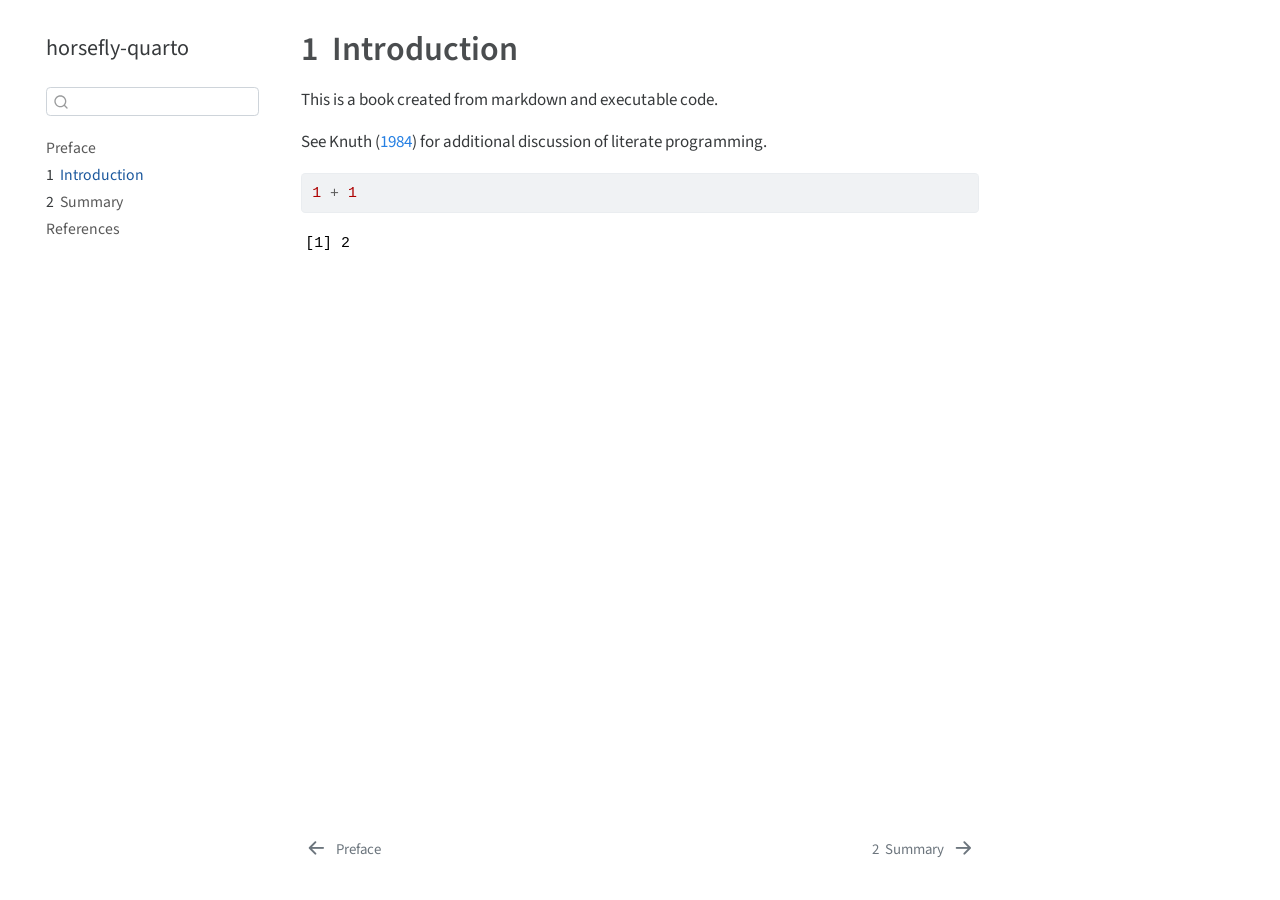
<file: summary/intro.html>
<!DOCTYPE html>
<html xmlns="http://www.w3.org/1999/xhtml" lang="en" xml:lang="en"><head>

<meta charset="utf-8">
<meta name="generator" content="quarto-1.3.450">

<meta name="viewport" content="width=device-width, initial-scale=1.0, user-scalable=yes">


<title>horsefly-quarto - 1&nbsp; Introduction</title>
<style>
code{white-space: pre-wrap;}
span.smallcaps{font-variant: small-caps;}
div.columns{display: flex; gap: min(4vw, 1.5em);}
div.column{flex: auto; overflow-x: auto;}
div.hanging-indent{margin-left: 1.5em; text-indent: -1.5em;}
ul.task-list{list-style: none;}
ul.task-list li input[type="checkbox"] {
  width: 0.8em;
  margin: 0 0.8em 0.2em -1em; /* quarto-specific, see https://github.com/quarto-dev/quarto-cli/issues/4556 */ 
  vertical-align: middle;
}
/* CSS for syntax highlighting */
pre > code.sourceCode { white-space: pre; position: relative; }
pre > code.sourceCode > span { display: inline-block; line-height: 1.25; }
pre > code.sourceCode > span:empty { height: 1.2em; }
.sourceCode { overflow: visible; }
code.sourceCode > span { color: inherit; text-decoration: inherit; }
div.sourceCode { margin: 1em 0; }
pre.sourceCode { margin: 0; }
@media screen {
div.sourceCode { overflow: auto; }
}
@media print {
pre > code.sourceCode { white-space: pre-wrap; }
pre > code.sourceCode > span { text-indent: -5em; padding-left: 5em; }
}
pre.numberSource code
  { counter-reset: source-line 0; }
pre.numberSource code > span
  { position: relative; left: -4em; counter-increment: source-line; }
pre.numberSource code > span > a:first-child::before
  { content: counter(source-line);
    position: relative; left: -1em; text-align: right; vertical-align: baseline;
    border: none; display: inline-block;
    -webkit-touch-callout: none; -webkit-user-select: none;
    -khtml-user-select: none; -moz-user-select: none;
    -ms-user-select: none; user-select: none;
    padding: 0 4px; width: 4em;
  }
pre.numberSource { margin-left: 3em;  padding-left: 4px; }
div.sourceCode
  {   }
@media screen {
pre > code.sourceCode > span > a:first-child::before { text-decoration: underline; }
}
/* CSS for citations */
div.csl-bib-body { }
div.csl-entry {
  clear: both;
}
.hanging-indent div.csl-entry {
  margin-left:2em;
  text-indent:-2em;
}
div.csl-left-margin {
  min-width:2em;
  float:left;
}
div.csl-right-inline {
  margin-left:2em;
  padding-left:1em;
}
div.csl-indent {
  margin-left: 2em;
}</style>


<script src="site_libs/quarto-nav/quarto-nav.js"></script>
<script src="site_libs/quarto-nav/headroom.min.js"></script>
<script src="site_libs/clipboard/clipboard.min.js"></script>
<script src="site_libs/quarto-search/autocomplete.umd.js"></script>
<script src="site_libs/quarto-search/fuse.min.js"></script>
<script src="site_libs/quarto-search/quarto-search.js"></script>
<meta name="quarto:offset" content="./">
<link href="./summary.html" rel="next">
<link href="./index.html" rel="prev">
<script src="site_libs/quarto-html/quarto.js"></script>
<script src="site_libs/quarto-html/popper.min.js"></script>
<script src="site_libs/quarto-html/tippy.umd.min.js"></script>
<script src="site_libs/quarto-html/anchor.min.js"></script>
<link href="site_libs/quarto-html/tippy.css" rel="stylesheet">
<link href="site_libs/quarto-html/quarto-syntax-highlighting.css" rel="stylesheet" id="quarto-text-highlighting-styles">
<script src="site_libs/bootstrap/bootstrap.min.js"></script>
<link href="site_libs/bootstrap/bootstrap-icons.css" rel="stylesheet">
<link href="site_libs/bootstrap/bootstrap.min.css" rel="stylesheet" id="quarto-bootstrap" data-mode="light">
<script id="quarto-search-options" type="application/json">{
  "location": "sidebar",
  "copy-button": false,
  "collapse-after": 3,
  "panel-placement": "start",
  "type": "textbox",
  "limit": 20,
  "language": {
    "search-no-results-text": "No results",
    "search-matching-documents-text": "matching documents",
    "search-copy-link-title": "Copy link to search",
    "search-hide-matches-text": "Hide additional matches",
    "search-more-match-text": "more match in this document",
    "search-more-matches-text": "more matches in this document",
    "search-clear-button-title": "Clear",
    "search-detached-cancel-button-title": "Cancel",
    "search-submit-button-title": "Submit",
    "search-label": "Search"
  }
}</script>


</head>

<body class="nav-sidebar floating">

<div id="quarto-search-results"></div>
  <header id="quarto-header" class="headroom fixed-top">
  <nav class="quarto-secondary-nav">
    <div class="container-fluid d-flex">
      <button type="button" class="quarto-btn-toggle btn" data-bs-toggle="collapse" data-bs-target="#quarto-sidebar,#quarto-sidebar-glass" aria-controls="quarto-sidebar" aria-expanded="false" aria-label="Toggle sidebar navigation" onclick="if (window.quartoToggleHeadroom) { window.quartoToggleHeadroom(); }">
        <i class="bi bi-layout-text-sidebar-reverse"></i>
      </button>
      <nav class="quarto-page-breadcrumbs" aria-label="breadcrumb"><ol class="breadcrumb"><li class="breadcrumb-item"><a href="./intro.html"><span class="chapter-number">1</span>&nbsp; <span class="chapter-title">Introduction</span></a></li></ol></nav>
      <a class="flex-grow-1" role="button" data-bs-toggle="collapse" data-bs-target="#quarto-sidebar,#quarto-sidebar-glass" aria-controls="quarto-sidebar" aria-expanded="false" aria-label="Toggle sidebar navigation" onclick="if (window.quartoToggleHeadroom) { window.quartoToggleHeadroom(); }">      
      </a>
      <button type="button" class="btn quarto-search-button" aria-label="" onclick="window.quartoOpenSearch();">
        <i class="bi bi-search"></i>
      </button>
    </div>
  </nav>
</header>
<!-- content -->
<div id="quarto-content" class="quarto-container page-columns page-rows-contents page-layout-article">
<!-- sidebar -->
  <nav id="quarto-sidebar" class="sidebar collapse collapse-horizontal sidebar-navigation floating overflow-auto">
    <div class="pt-lg-2 mt-2 text-left sidebar-header">
    <div class="sidebar-title mb-0 py-0">
      <a href="./">horsefly-quarto</a> 
    </div>
      </div>
        <div class="mt-2 flex-shrink-0 align-items-center">
        <div class="sidebar-search">
        <div id="quarto-search" class="" title="Search"></div>
        </div>
        </div>
    <div class="sidebar-menu-container"> 
    <ul class="list-unstyled mt-1">
        <li class="sidebar-item">
  <div class="sidebar-item-container"> 
  <a href="./index.html" class="sidebar-item-text sidebar-link">
 <span class="menu-text">Preface</span></a>
  </div>
</li>
        <li class="sidebar-item">
  <div class="sidebar-item-container"> 
  <a href="./intro.html" class="sidebar-item-text sidebar-link active">
 <span class="menu-text"><span class="chapter-number">1</span>&nbsp; <span class="chapter-title">Introduction</span></span></a>
  </div>
</li>
        <li class="sidebar-item">
  <div class="sidebar-item-container"> 
  <a href="./summary.html" class="sidebar-item-text sidebar-link">
 <span class="menu-text"><span class="chapter-number">2</span>&nbsp; <span class="chapter-title">Summary</span></span></a>
  </div>
</li>
        <li class="sidebar-item">
  <div class="sidebar-item-container"> 
  <a href="./references.html" class="sidebar-item-text sidebar-link">
 <span class="menu-text">References</span></a>
  </div>
</li>
    </ul>
    </div>
</nav>
<div id="quarto-sidebar-glass" data-bs-toggle="collapse" data-bs-target="#quarto-sidebar,#quarto-sidebar-glass"></div>
<!-- margin-sidebar -->
    <div id="quarto-margin-sidebar" class="sidebar margin-sidebar">
        
    </div>
<!-- main -->
<main class="content" id="quarto-document-content">

<header id="title-block-header" class="quarto-title-block default">
<div class="quarto-title">
<h1 class="title"><span class="chapter-number">1</span>&nbsp; <span class="chapter-title">Introduction</span></h1>
</div>



<div class="quarto-title-meta">

    
  
    
  </div>
  

</header>

<p>This is a book created from markdown and executable code.</p>
<p>See <span class="citation" data-cites="knuth84">Knuth (<a href="references.html#ref-knuth84" role="doc-biblioref">1984</a>)</span> for additional discussion of literate programming.</p>
<div class="cell">
<div class="sourceCode cell-code" id="cb1"><pre class="sourceCode r code-with-copy"><code class="sourceCode r"><span id="cb1-1"><a href="#cb1-1" aria-hidden="true" tabindex="-1"></a><span class="dv">1</span> <span class="sc">+</span> <span class="dv">1</span></span></code><button title="Copy to Clipboard" class="code-copy-button"><i class="bi"></i></button></pre></div>
<div class="cell-output cell-output-stdout">
<pre><code>[1] 2</code></pre>
</div>
</div>


<div id="refs" class="references csl-bib-body hanging-indent" role="list" style="display: none">
<div id="ref-knuth84" class="csl-entry" role="listitem">
Knuth, Donald E. 1984. <span>“Literate Programming.”</span> <em>Comput. J.</em> 27 (2): 97–111. <a href="https://doi.org/10.1093/comjnl/27.2.97">https://doi.org/10.1093/comjnl/27.2.97</a>.
</div>
</div>

</main> <!-- /main -->
<script id="quarto-html-after-body" type="application/javascript">
window.document.addEventListener("DOMContentLoaded", function (event) {
  const toggleBodyColorMode = (bsSheetEl) => {
    const mode = bsSheetEl.getAttribute("data-mode");
    const bodyEl = window.document.querySelector("body");
    if (mode === "dark") {
      bodyEl.classList.add("quarto-dark");
      bodyEl.classList.remove("quarto-light");
    } else {
      bodyEl.classList.add("quarto-light");
      bodyEl.classList.remove("quarto-dark");
    }
  }
  const toggleBodyColorPrimary = () => {
    const bsSheetEl = window.document.querySelector("link#quarto-bootstrap");
    if (bsSheetEl) {
      toggleBodyColorMode(bsSheetEl);
    }
  }
  toggleBodyColorPrimary();  
  const icon = "";
  const anchorJS = new window.AnchorJS();
  anchorJS.options = {
    placement: 'right',
    icon: icon
  };
  anchorJS.add('.anchored');
  const isCodeAnnotation = (el) => {
    for (const clz of el.classList) {
      if (clz.startsWith('code-annotation-')) {                     
        return true;
      }
    }
    return false;
  }
  const clipboard = new window.ClipboardJS('.code-copy-button', {
    text: function(trigger) {
      const codeEl = trigger.previousElementSibling.cloneNode(true);
      for (const childEl of codeEl.children) {
        if (isCodeAnnotation(childEl)) {
          childEl.remove();
        }
      }
      return codeEl.innerText;
    }
  });
  clipboard.on('success', function(e) {
    // button target
    const button = e.trigger;
    // don't keep focus
    button.blur();
    // flash "checked"
    button.classList.add('code-copy-button-checked');
    var currentTitle = button.getAttribute("title");
    button.setAttribute("title", "Copied!");
    let tooltip;
    if (window.bootstrap) {
      button.setAttribute("data-bs-toggle", "tooltip");
      button.setAttribute("data-bs-placement", "left");
      button.setAttribute("data-bs-title", "Copied!");
      tooltip = new bootstrap.Tooltip(button, 
        { trigger: "manual", 
          customClass: "code-copy-button-tooltip",
          offset: [0, -8]});
      tooltip.show();    
    }
    setTimeout(function() {
      if (tooltip) {
        tooltip.hide();
        button.removeAttribute("data-bs-title");
        button.removeAttribute("data-bs-toggle");
        button.removeAttribute("data-bs-placement");
      }
      button.setAttribute("title", currentTitle);
      button.classList.remove('code-copy-button-checked');
    }, 1000);
    // clear code selection
    e.clearSelection();
  });
  function tippyHover(el, contentFn) {
    const config = {
      allowHTML: true,
      content: contentFn,
      maxWidth: 500,
      delay: 100,
      arrow: false,
      appendTo: function(el) {
          return el.parentElement;
      },
      interactive: true,
      interactiveBorder: 10,
      theme: 'quarto',
      placement: 'bottom-start'
    };
    window.tippy(el, config); 
  }
  const noterefs = window.document.querySelectorAll('a[role="doc-noteref"]');
  for (var i=0; i<noterefs.length; i++) {
    const ref = noterefs[i];
    tippyHover(ref, function() {
      // use id or data attribute instead here
      let href = ref.getAttribute('data-footnote-href') || ref.getAttribute('href');
      try { href = new URL(href).hash; } catch {}
      const id = href.replace(/^#\/?/, "");
      const note = window.document.getElementById(id);
      return note.innerHTML;
    });
  }
      let selectedAnnoteEl;
      const selectorForAnnotation = ( cell, annotation) => {
        let cellAttr = 'data-code-cell="' + cell + '"';
        let lineAttr = 'data-code-annotation="' +  annotation + '"';
        const selector = 'span[' + cellAttr + '][' + lineAttr + ']';
        return selector;
      }
      const selectCodeLines = (annoteEl) => {
        const doc = window.document;
        const targetCell = annoteEl.getAttribute("data-target-cell");
        const targetAnnotation = annoteEl.getAttribute("data-target-annotation");
        const annoteSpan = window.document.querySelector(selectorForAnnotation(targetCell, targetAnnotation));
        const lines = annoteSpan.getAttribute("data-code-lines").split(",");
        const lineIds = lines.map((line) => {
          return targetCell + "-" + line;
        })
        let top = null;
        let height = null;
        let parent = null;
        if (lineIds.length > 0) {
            //compute the position of the single el (top and bottom and make a div)
            const el = window.document.getElementById(lineIds[0]);
            top = el.offsetTop;
            height = el.offsetHeight;
            parent = el.parentElement.parentElement;
          if (lineIds.length > 1) {
            const lastEl = window.document.getElementById(lineIds[lineIds.length - 1]);
            const bottom = lastEl.offsetTop + lastEl.offsetHeight;
            height = bottom - top;
          }
          if (top !== null && height !== null && parent !== null) {
            // cook up a div (if necessary) and position it 
            let div = window.document.getElementById("code-annotation-line-highlight");
            if (div === null) {
              div = window.document.createElement("div");
              div.setAttribute("id", "code-annotation-line-highlight");
              div.style.position = 'absolute';
              parent.appendChild(div);
            }
            div.style.top = top - 2 + "px";
            div.style.height = height + 4 + "px";
            let gutterDiv = window.document.getElementById("code-annotation-line-highlight-gutter");
            if (gutterDiv === null) {
              gutterDiv = window.document.createElement("div");
              gutterDiv.setAttribute("id", "code-annotation-line-highlight-gutter");
              gutterDiv.style.position = 'absolute';
              const codeCell = window.document.getElementById(targetCell);
              const gutter = codeCell.querySelector('.code-annotation-gutter');
              gutter.appendChild(gutterDiv);
            }
            gutterDiv.style.top = top - 2 + "px";
            gutterDiv.style.height = height + 4 + "px";
          }
          selectedAnnoteEl = annoteEl;
        }
      };
      const unselectCodeLines = () => {
        const elementsIds = ["code-annotation-line-highlight", "code-annotation-line-highlight-gutter"];
        elementsIds.forEach((elId) => {
          const div = window.document.getElementById(elId);
          if (div) {
            div.remove();
          }
        });
        selectedAnnoteEl = undefined;
      };
      // Attach click handler to the DT
      const annoteDls = window.document.querySelectorAll('dt[data-target-cell]');
      for (const annoteDlNode of annoteDls) {
        annoteDlNode.addEventListener('click', (event) => {
          const clickedEl = event.target;
          if (clickedEl !== selectedAnnoteEl) {
            unselectCodeLines();
            const activeEl = window.document.querySelector('dt[data-target-cell].code-annotation-active');
            if (activeEl) {
              activeEl.classList.remove('code-annotation-active');
            }
            selectCodeLines(clickedEl);
            clickedEl.classList.add('code-annotation-active');
          } else {
            // Unselect the line
            unselectCodeLines();
            clickedEl.classList.remove('code-annotation-active');
          }
        });
      }
  const findCites = (el) => {
    const parentEl = el.parentElement;
    if (parentEl) {
      const cites = parentEl.dataset.cites;
      if (cites) {
        return {
          el,
          cites: cites.split(' ')
        };
      } else {
        return findCites(el.parentElement)
      }
    } else {
      return undefined;
    }
  };
  var bibliorefs = window.document.querySelectorAll('a[role="doc-biblioref"]');
  for (var i=0; i<bibliorefs.length; i++) {
    const ref = bibliorefs[i];
    const citeInfo = findCites(ref);
    if (citeInfo) {
      tippyHover(citeInfo.el, function() {
        var popup = window.document.createElement('div');
        citeInfo.cites.forEach(function(cite) {
          var citeDiv = window.document.createElement('div');
          citeDiv.classList.add('hanging-indent');
          citeDiv.classList.add('csl-entry');
          var biblioDiv = window.document.getElementById('ref-' + cite);
          if (biblioDiv) {
            citeDiv.innerHTML = biblioDiv.innerHTML;
          }
          popup.appendChild(citeDiv);
        });
        return popup.innerHTML;
      });
    }
  }
});
</script>
<nav class="page-navigation">
  <div class="nav-page nav-page-previous">
      <a href="./index.html" class="pagination-link">
        <i class="bi bi-arrow-left-short"></i> <span class="nav-page-text">Preface</span>
      </a>          
  </div>
  <div class="nav-page nav-page-next">
      <a href="./summary.html" class="pagination-link">
        <span class="nav-page-text"><span class="chapter-number">2</span>&nbsp; <span class="chapter-title">Summary</span></span> <i class="bi bi-arrow-right-short"></i>
      </a>
  </div>
</nav>
</div> <!-- /content -->



</body></html>
</file>
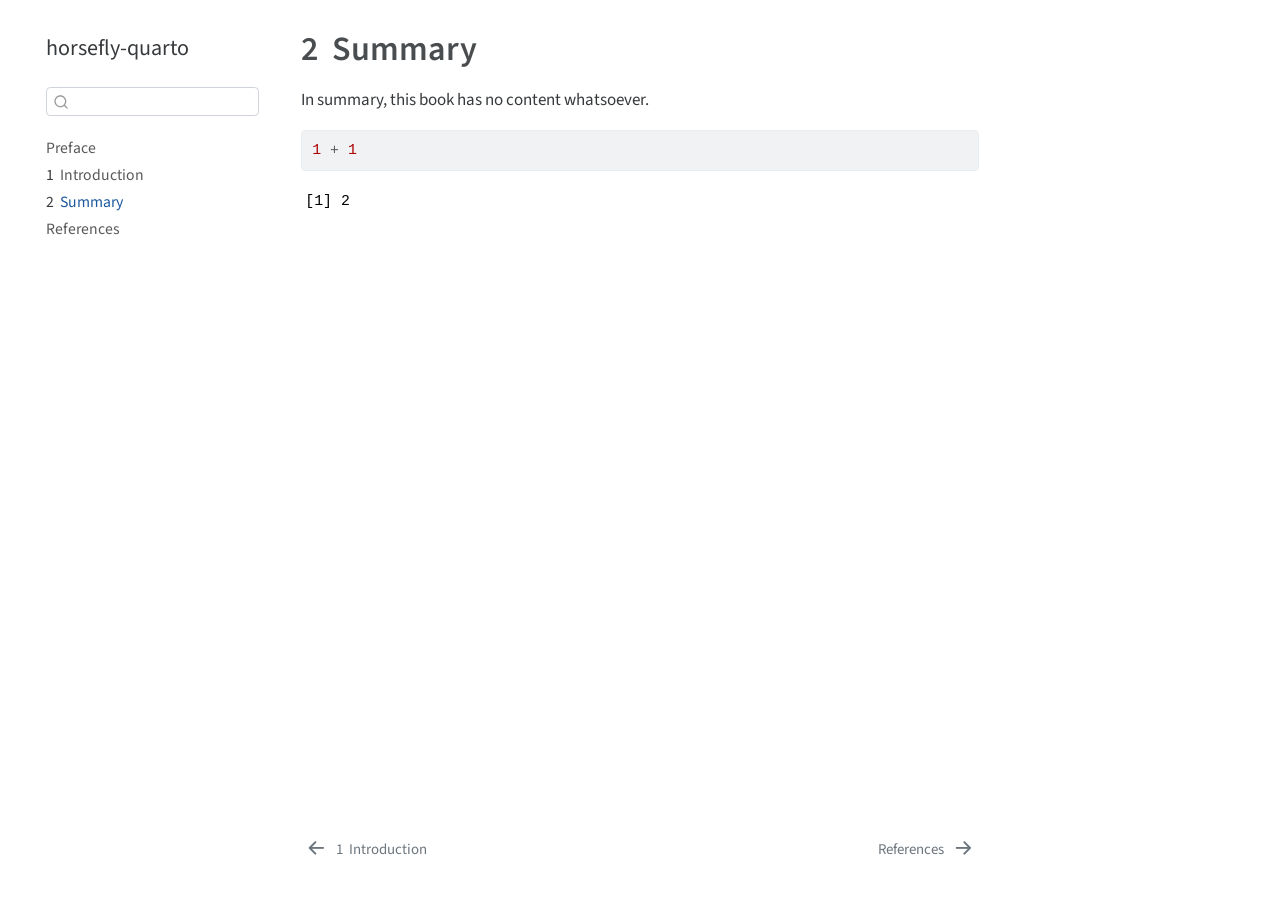
<file: summary/summary.html>
<!DOCTYPE html>
<html xmlns="http://www.w3.org/1999/xhtml" lang="en" xml:lang="en"><head>

<meta charset="utf-8">
<meta name="generator" content="quarto-1.3.450">

<meta name="viewport" content="width=device-width, initial-scale=1.0, user-scalable=yes">


<title>horsefly-quarto - 2&nbsp; Summary</title>
<style>
code{white-space: pre-wrap;}
span.smallcaps{font-variant: small-caps;}
div.columns{display: flex; gap: min(4vw, 1.5em);}
div.column{flex: auto; overflow-x: auto;}
div.hanging-indent{margin-left: 1.5em; text-indent: -1.5em;}
ul.task-list{list-style: none;}
ul.task-list li input[type="checkbox"] {
  width: 0.8em;
  margin: 0 0.8em 0.2em -1em; /* quarto-specific, see https://github.com/quarto-dev/quarto-cli/issues/4556 */ 
  vertical-align: middle;
}
/* CSS for syntax highlighting */
pre > code.sourceCode { white-space: pre; position: relative; }
pre > code.sourceCode > span { display: inline-block; line-height: 1.25; }
pre > code.sourceCode > span:empty { height: 1.2em; }
.sourceCode { overflow: visible; }
code.sourceCode > span { color: inherit; text-decoration: inherit; }
div.sourceCode { margin: 1em 0; }
pre.sourceCode { margin: 0; }
@media screen {
div.sourceCode { overflow: auto; }
}
@media print {
pre > code.sourceCode { white-space: pre-wrap; }
pre > code.sourceCode > span { text-indent: -5em; padding-left: 5em; }
}
pre.numberSource code
  { counter-reset: source-line 0; }
pre.numberSource code > span
  { position: relative; left: -4em; counter-increment: source-line; }
pre.numberSource code > span > a:first-child::before
  { content: counter(source-line);
    position: relative; left: -1em; text-align: right; vertical-align: baseline;
    border: none; display: inline-block;
    -webkit-touch-callout: none; -webkit-user-select: none;
    -khtml-user-select: none; -moz-user-select: none;
    -ms-user-select: none; user-select: none;
    padding: 0 4px; width: 4em;
  }
pre.numberSource { margin-left: 3em;  padding-left: 4px; }
div.sourceCode
  {   }
@media screen {
pre > code.sourceCode > span > a:first-child::before { text-decoration: underline; }
}
</style>


<script src="site_libs/quarto-nav/quarto-nav.js"></script>
<script src="site_libs/quarto-nav/headroom.min.js"></script>
<script src="site_libs/clipboard/clipboard.min.js"></script>
<script src="site_libs/quarto-search/autocomplete.umd.js"></script>
<script src="site_libs/quarto-search/fuse.min.js"></script>
<script src="site_libs/quarto-search/quarto-search.js"></script>
<meta name="quarto:offset" content="./">
<link href="./references.html" rel="next">
<link href="./intro.html" rel="prev">
<script src="site_libs/quarto-html/quarto.js"></script>
<script src="site_libs/quarto-html/popper.min.js"></script>
<script src="site_libs/quarto-html/tippy.umd.min.js"></script>
<script src="site_libs/quarto-html/anchor.min.js"></script>
<link href="site_libs/quarto-html/tippy.css" rel="stylesheet">
<link href="site_libs/quarto-html/quarto-syntax-highlighting.css" rel="stylesheet" id="quarto-text-highlighting-styles">
<script src="site_libs/bootstrap/bootstrap.min.js"></script>
<link href="site_libs/bootstrap/bootstrap-icons.css" rel="stylesheet">
<link href="site_libs/bootstrap/bootstrap.min.css" rel="stylesheet" id="quarto-bootstrap" data-mode="light">
<script id="quarto-search-options" type="application/json">{
  "location": "sidebar",
  "copy-button": false,
  "collapse-after": 3,
  "panel-placement": "start",
  "type": "textbox",
  "limit": 20,
  "language": {
    "search-no-results-text": "No results",
    "search-matching-documents-text": "matching documents",
    "search-copy-link-title": "Copy link to search",
    "search-hide-matches-text": "Hide additional matches",
    "search-more-match-text": "more match in this document",
    "search-more-matches-text": "more matches in this document",
    "search-clear-button-title": "Clear",
    "search-detached-cancel-button-title": "Cancel",
    "search-submit-button-title": "Submit",
    "search-label": "Search"
  }
}</script>


</head>

<body class="nav-sidebar floating">

<div id="quarto-search-results"></div>
  <header id="quarto-header" class="headroom fixed-top">
  <nav class="quarto-secondary-nav">
    <div class="container-fluid d-flex">
      <button type="button" class="quarto-btn-toggle btn" data-bs-toggle="collapse" data-bs-target="#quarto-sidebar,#quarto-sidebar-glass" aria-controls="quarto-sidebar" aria-expanded="false" aria-label="Toggle sidebar navigation" onclick="if (window.quartoToggleHeadroom) { window.quartoToggleHeadroom(); }">
        <i class="bi bi-layout-text-sidebar-reverse"></i>
      </button>
      <nav class="quarto-page-breadcrumbs" aria-label="breadcrumb"><ol class="breadcrumb"><li class="breadcrumb-item"><a href="./summary.html"><span class="chapter-number">2</span>&nbsp; <span class="chapter-title">Summary</span></a></li></ol></nav>
      <a class="flex-grow-1" role="button" data-bs-toggle="collapse" data-bs-target="#quarto-sidebar,#quarto-sidebar-glass" aria-controls="quarto-sidebar" aria-expanded="false" aria-label="Toggle sidebar navigation" onclick="if (window.quartoToggleHeadroom) { window.quartoToggleHeadroom(); }">      
      </a>
      <button type="button" class="btn quarto-search-button" aria-label="" onclick="window.quartoOpenSearch();">
        <i class="bi bi-search"></i>
      </button>
    </div>
  </nav>
</header>
<!-- content -->
<div id="quarto-content" class="quarto-container page-columns page-rows-contents page-layout-article">
<!-- sidebar -->
  <nav id="quarto-sidebar" class="sidebar collapse collapse-horizontal sidebar-navigation floating overflow-auto">
    <div class="pt-lg-2 mt-2 text-left sidebar-header">
    <div class="sidebar-title mb-0 py-0">
      <a href="./">horsefly-quarto</a> 
    </div>
      </div>
        <div class="mt-2 flex-shrink-0 align-items-center">
        <div class="sidebar-search">
        <div id="quarto-search" class="" title="Search"></div>
        </div>
        </div>
    <div class="sidebar-menu-container"> 
    <ul class="list-unstyled mt-1">
        <li class="sidebar-item">
  <div class="sidebar-item-container"> 
  <a href="./index.html" class="sidebar-item-text sidebar-link">
 <span class="menu-text">Preface</span></a>
  </div>
</li>
        <li class="sidebar-item">
  <div class="sidebar-item-container"> 
  <a href="./intro.html" class="sidebar-item-text sidebar-link">
 <span class="menu-text"><span class="chapter-number">1</span>&nbsp; <span class="chapter-title">Introduction</span></span></a>
  </div>
</li>
        <li class="sidebar-item">
  <div class="sidebar-item-container"> 
  <a href="./summary.html" class="sidebar-item-text sidebar-link active">
 <span class="menu-text"><span class="chapter-number">2</span>&nbsp; <span class="chapter-title">Summary</span></span></a>
  </div>
</li>
        <li class="sidebar-item">
  <div class="sidebar-item-container"> 
  <a href="./references.html" class="sidebar-item-text sidebar-link">
 <span class="menu-text">References</span></a>
  </div>
</li>
    </ul>
    </div>
</nav>
<div id="quarto-sidebar-glass" data-bs-toggle="collapse" data-bs-target="#quarto-sidebar,#quarto-sidebar-glass"></div>
<!-- margin-sidebar -->
    <div id="quarto-margin-sidebar" class="sidebar margin-sidebar">
        
    </div>
<!-- main -->
<main class="content" id="quarto-document-content">

<header id="title-block-header" class="quarto-title-block default">
<div class="quarto-title">
<h1 class="title"><span class="chapter-number">2</span>&nbsp; <span class="chapter-title">Summary</span></h1>
</div>



<div class="quarto-title-meta">

    
  
    
  </div>
  

</header>

<p>In summary, this book has no content whatsoever.</p>
<div class="cell">
<div class="sourceCode cell-code" id="cb1"><pre class="sourceCode r code-with-copy"><code class="sourceCode r"><span id="cb1-1"><a href="#cb1-1" aria-hidden="true" tabindex="-1"></a><span class="dv">1</span> <span class="sc">+</span> <span class="dv">1</span></span></code><button title="Copy to Clipboard" class="code-copy-button"><i class="bi"></i></button></pre></div>
<div class="cell-output cell-output-stdout">
<pre><code>[1] 2</code></pre>
</div>
</div>



</main> <!-- /main -->
<script id="quarto-html-after-body" type="application/javascript">
window.document.addEventListener("DOMContentLoaded", function (event) {
  const toggleBodyColorMode = (bsSheetEl) => {
    const mode = bsSheetEl.getAttribute("data-mode");
    const bodyEl = window.document.querySelector("body");
    if (mode === "dark") {
      bodyEl.classList.add("quarto-dark");
      bodyEl.classList.remove("quarto-light");
    } else {
      bodyEl.classList.add("quarto-light");
      bodyEl.classList.remove("quarto-dark");
    }
  }
  const toggleBodyColorPrimary = () => {
    const bsSheetEl = window.document.querySelector("link#quarto-bootstrap");
    if (bsSheetEl) {
      toggleBodyColorMode(bsSheetEl);
    }
  }
  toggleBodyColorPrimary();  
  const icon = "";
  const anchorJS = new window.AnchorJS();
  anchorJS.options = {
    placement: 'right',
    icon: icon
  };
  anchorJS.add('.anchored');
  const isCodeAnnotation = (el) => {
    for (const clz of el.classList) {
      if (clz.startsWith('code-annotation-')) {                     
        return true;
      }
    }
    return false;
  }
  const clipboard = new window.ClipboardJS('.code-copy-button', {
    text: function(trigger) {
      const codeEl = trigger.previousElementSibling.cloneNode(true);
      for (const childEl of codeEl.children) {
        if (isCodeAnnotation(childEl)) {
          childEl.remove();
        }
      }
      return codeEl.innerText;
    }
  });
  clipboard.on('success', function(e) {
    // button target
    const button = e.trigger;
    // don't keep focus
    button.blur();
    // flash "checked"
    button.classList.add('code-copy-button-checked');
    var currentTitle = button.getAttribute("title");
    button.setAttribute("title", "Copied!");
    let tooltip;
    if (window.bootstrap) {
      button.setAttribute("data-bs-toggle", "tooltip");
      button.setAttribute("data-bs-placement", "left");
      button.setAttribute("data-bs-title", "Copied!");
      tooltip = new bootstrap.Tooltip(button, 
        { trigger: "manual", 
          customClass: "code-copy-button-tooltip",
          offset: [0, -8]});
      tooltip.show();    
    }
    setTimeout(function() {
      if (tooltip) {
        tooltip.hide();
        button.removeAttribute("data-bs-title");
        button.removeAttribute("data-bs-toggle");
        button.removeAttribute("data-bs-placement");
      }
      button.setAttribute("title", currentTitle);
      button.classList.remove('code-copy-button-checked');
    }, 1000);
    // clear code selection
    e.clearSelection();
  });
  function tippyHover(el, contentFn) {
    const config = {
      allowHTML: true,
      content: contentFn,
      maxWidth: 500,
      delay: 100,
      arrow: false,
      appendTo: function(el) {
          return el.parentElement;
      },
      interactive: true,
      interactiveBorder: 10,
      theme: 'quarto',
      placement: 'bottom-start'
    };
    window.tippy(el, config); 
  }
  const noterefs = window.document.querySelectorAll('a[role="doc-noteref"]');
  for (var i=0; i<noterefs.length; i++) {
    const ref = noterefs[i];
    tippyHover(ref, function() {
      // use id or data attribute instead here
      let href = ref.getAttribute('data-footnote-href') || ref.getAttribute('href');
      try { href = new URL(href).hash; } catch {}
      const id = href.replace(/^#\/?/, "");
      const note = window.document.getElementById(id);
      return note.innerHTML;
    });
  }
      let selectedAnnoteEl;
      const selectorForAnnotation = ( cell, annotation) => {
        let cellAttr = 'data-code-cell="' + cell + '"';
        let lineAttr = 'data-code-annotation="' +  annotation + '"';
        const selector = 'span[' + cellAttr + '][' + lineAttr + ']';
        return selector;
      }
      const selectCodeLines = (annoteEl) => {
        const doc = window.document;
        const targetCell = annoteEl.getAttribute("data-target-cell");
        const targetAnnotation = annoteEl.getAttribute("data-target-annotation");
        const annoteSpan = window.document.querySelector(selectorForAnnotation(targetCell, targetAnnotation));
        const lines = annoteSpan.getAttribute("data-code-lines").split(",");
        const lineIds = lines.map((line) => {
          return targetCell + "-" + line;
        })
        let top = null;
        let height = null;
        let parent = null;
        if (lineIds.length > 0) {
            //compute the position of the single el (top and bottom and make a div)
            const el = window.document.getElementById(lineIds[0]);
            top = el.offsetTop;
            height = el.offsetHeight;
            parent = el.parentElement.parentElement;
          if (lineIds.length > 1) {
            const lastEl = window.document.getElementById(lineIds[lineIds.length - 1]);
            const bottom = lastEl.offsetTop + lastEl.offsetHeight;
            height = bottom - top;
          }
          if (top !== null && height !== null && parent !== null) {
            // cook up a div (if necessary) and position it 
            let div = window.document.getElementById("code-annotation-line-highlight");
            if (div === null) {
              div = window.document.createElement("div");
              div.setAttribute("id", "code-annotation-line-highlight");
              div.style.position = 'absolute';
              parent.appendChild(div);
            }
            div.style.top = top - 2 + "px";
            div.style.height = height + 4 + "px";
            let gutterDiv = window.document.getElementById("code-annotation-line-highlight-gutter");
            if (gutterDiv === null) {
              gutterDiv = window.document.createElement("div");
              gutterDiv.setAttribute("id", "code-annotation-line-highlight-gutter");
              gutterDiv.style.position = 'absolute';
              const codeCell = window.document.getElementById(targetCell);
              const gutter = codeCell.querySelector('.code-annotation-gutter');
              gutter.appendChild(gutterDiv);
            }
            gutterDiv.style.top = top - 2 + "px";
            gutterDiv.style.height = height + 4 + "px";
          }
          selectedAnnoteEl = annoteEl;
        }
      };
      const unselectCodeLines = () => {
        const elementsIds = ["code-annotation-line-highlight", "code-annotation-line-highlight-gutter"];
        elementsIds.forEach((elId) => {
          const div = window.document.getElementById(elId);
          if (div) {
            div.remove();
          }
        });
        selectedAnnoteEl = undefined;
      };
      // Attach click handler to the DT
      const annoteDls = window.document.querySelectorAll('dt[data-target-cell]');
      for (const annoteDlNode of annoteDls) {
        annoteDlNode.addEventListener('click', (event) => {
          const clickedEl = event.target;
          if (clickedEl !== selectedAnnoteEl) {
            unselectCodeLines();
            const activeEl = window.document.querySelector('dt[data-target-cell].code-annotation-active');
            if (activeEl) {
              activeEl.classList.remove('code-annotation-active');
            }
            selectCodeLines(clickedEl);
            clickedEl.classList.add('code-annotation-active');
          } else {
            // Unselect the line
            unselectCodeLines();
            clickedEl.classList.remove('code-annotation-active');
          }
        });
      }
  const findCites = (el) => {
    const parentEl = el.parentElement;
    if (parentEl) {
      const cites = parentEl.dataset.cites;
      if (cites) {
        return {
          el,
          cites: cites.split(' ')
        };
      } else {
        return findCites(el.parentElement)
      }
    } else {
      return undefined;
    }
  };
  var bibliorefs = window.document.querySelectorAll('a[role="doc-biblioref"]');
  for (var i=0; i<bibliorefs.length; i++) {
    const ref = bibliorefs[i];
    const citeInfo = findCites(ref);
    if (citeInfo) {
      tippyHover(citeInfo.el, function() {
        var popup = window.document.createElement('div');
        citeInfo.cites.forEach(function(cite) {
          var citeDiv = window.document.createElement('div');
          citeDiv.classList.add('hanging-indent');
          citeDiv.classList.add('csl-entry');
          var biblioDiv = window.document.getElementById('ref-' + cite);
          if (biblioDiv) {
            citeDiv.innerHTML = biblioDiv.innerHTML;
          }
          popup.appendChild(citeDiv);
        });
        return popup.innerHTML;
      });
    }
  }
});
</script>
<nav class="page-navigation">
  <div class="nav-page nav-page-previous">
      <a href="./intro.html" class="pagination-link">
        <i class="bi bi-arrow-left-short"></i> <span class="nav-page-text"><span class="chapter-number">1</span>&nbsp; <span class="chapter-title">Introduction</span></span>
      </a>          
  </div>
  <div class="nav-page nav-page-next">
      <a href="./references.html" class="pagination-link">
        <span class="nav-page-text">References</span> <i class="bi bi-arrow-right-short"></i>
      </a>
  </div>
</nav>
</div> <!-- /content -->



</body></html>
</file>
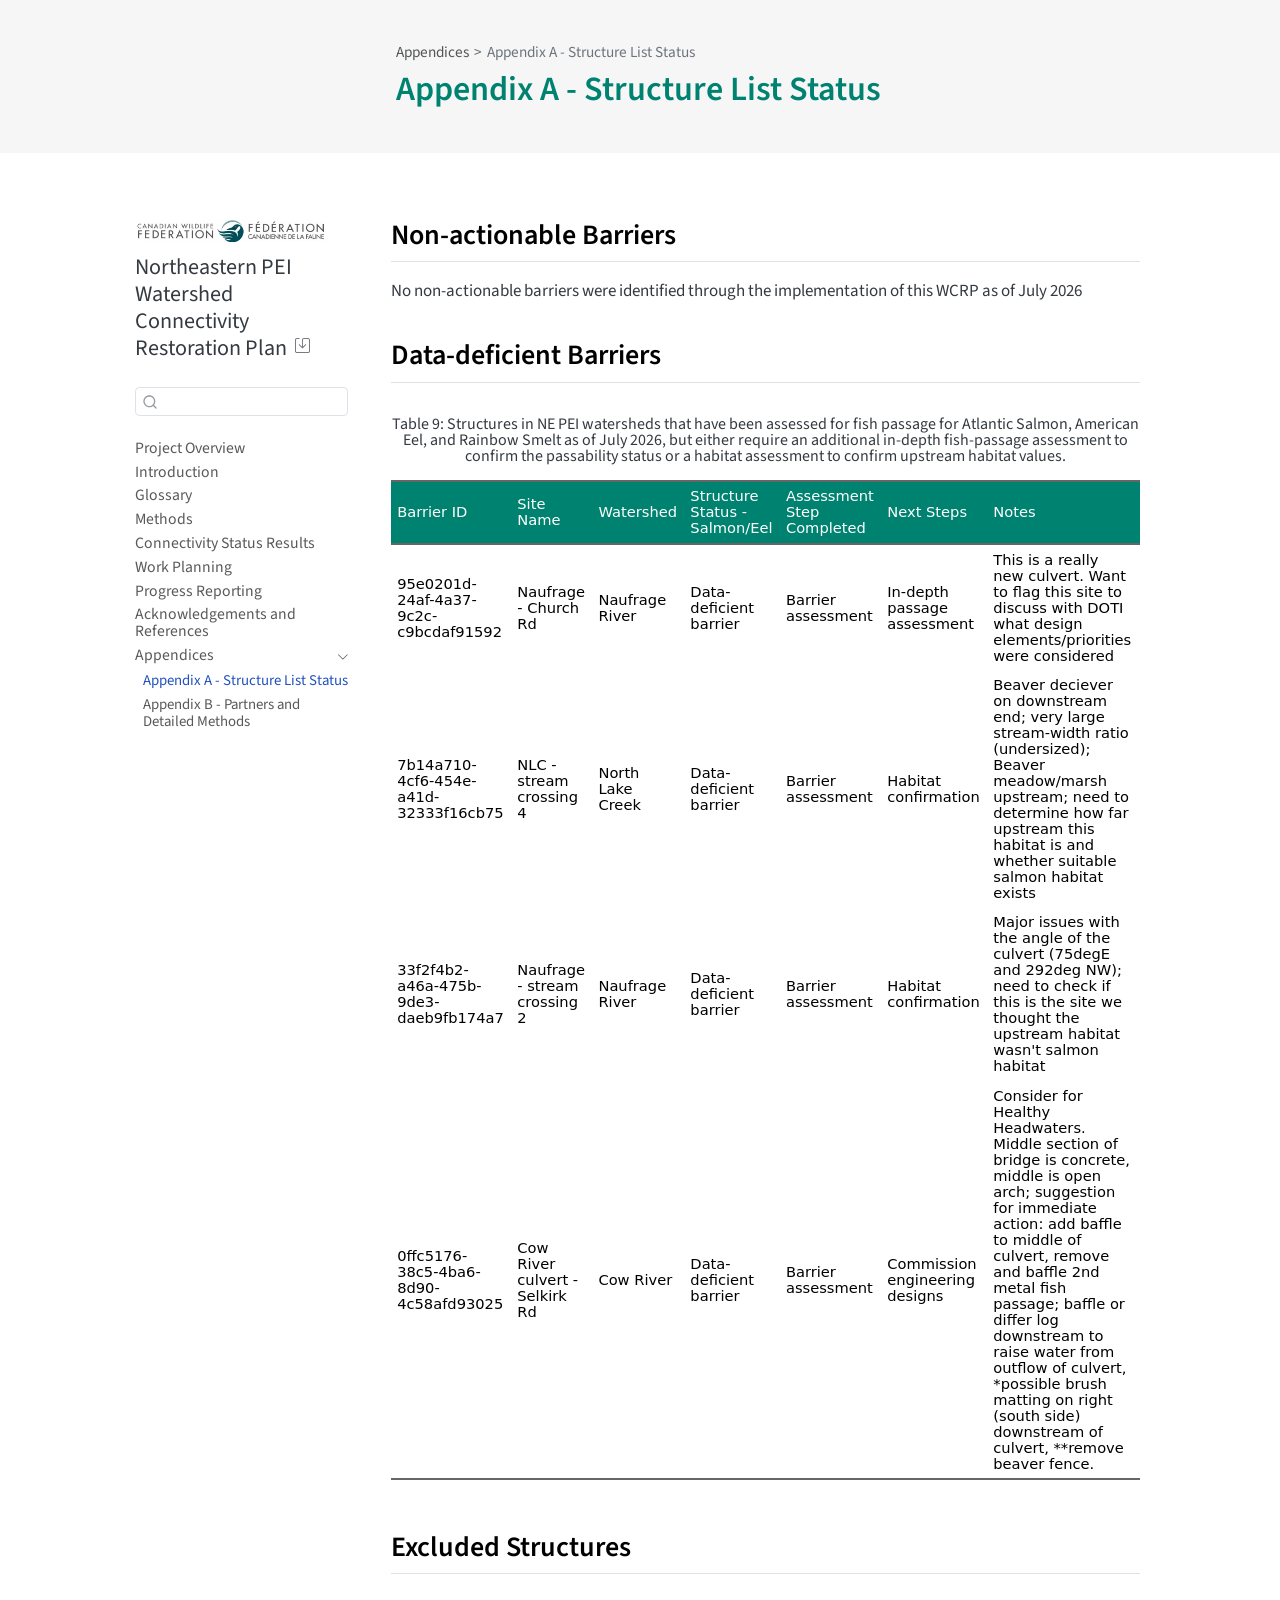
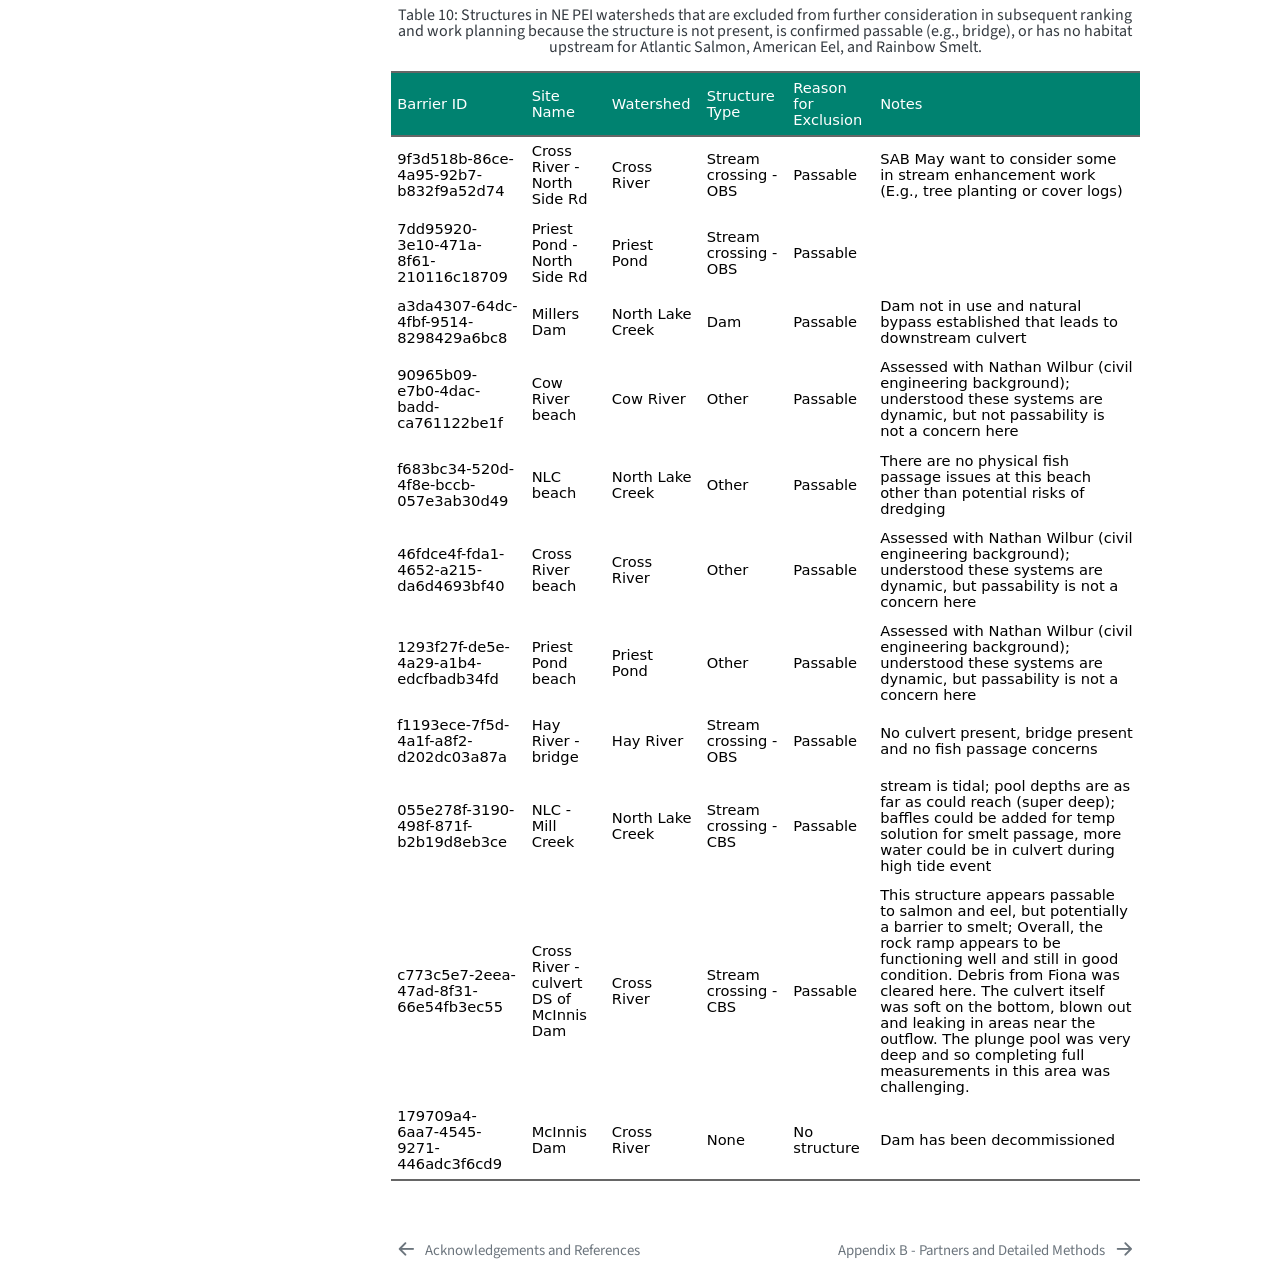
<file: _book/content/appendix-a.html>
<!DOCTYPE html>
<html xmlns="http://www.w3.org/1999/xhtml" lang="en" xml:lang="en"><head>

<meta charset="utf-8">
<meta name="generator" content="quarto-1.10.18">

<meta name="viewport" content="width=device-width, initial-scale=1.0, user-scalable=yes">


<title>Appendix A - Structure List Status – Northeastern PEI Watershed Connectivity Restoration Plan</title>
<style>
/* Default styles provided by pandoc.
** See https://pandoc.org/MANUAL.html#variables-for-html for config info.
*/
span.smallcaps{font-variant: small-caps;}
div.columns{display: flex; gap: 1.5em;}
div.column{flex: auto;}
@media screen {
div.columns{gap: min(4vw, 1.5em);}
div.column{overflow-x: auto;}
}
div.hanging-indent{margin-left: 1.5em; text-indent: -1.5em;}
ul.task-list{list-style: none;}
ul.task-list li input[type="checkbox"] {
  width: 0.8em;
  margin: 0 0.8em 0.2em -1em; /* quarto-specific, see https://github.com/quarto-dev/quarto-cli/issues/4556 */ 
  vertical-align: middle;
}
</style>


<script src="../site_libs/quarto-nav/quarto-nav.js"></script>
<script src="../site_libs/clipboard/clipboard.min.js"></script>
<script src="../site_libs/quarto-search/autocomplete.umd.js"></script>
<script src="../site_libs/quarto-search/fuse.min.js"></script>
<script src="../site_libs/quarto-search/quarto-search.js"></script>
<meta name="quarto:offset" content="../">
<link href="../content/appendix-b.html" rel="next">
<link href="../content/references.html" rel="prev">
<script src="../site_libs/quarto-html/quarto.js" type="module"></script>
<script src="../site_libs/quarto-html/tabsets/tabsets.js" type="module"></script>
<script src="../site_libs/quarto-html/popper.min.js"></script>
<script src="../site_libs/quarto-html/tippy.umd.min.js"></script>
<script src="../site_libs/quarto-html/anchor.min.js"></script>
<link href="../site_libs/quarto-html/tippy.css" rel="stylesheet">
<link href="../site_libs/quarto-html/quarto-syntax-highlighting-64a204ab8560d761af7679ceaba22944.css" rel="stylesheet" id="quarto-text-highlighting-styles">
<script src="../site_libs/bootstrap/bootstrap.min.js"></script>
<link href="../site_libs/bootstrap/bootstrap-icons.css" rel="stylesheet">
<link href="../site_libs/bootstrap/bootstrap-d68e083fcb7a6ebd49264ddc944d4809.min.css" rel="stylesheet" append-hash="true" id="quarto-bootstrap" data-mode="light">
<script id="quarto-search-options" type="application/json">{
  "location": "sidebar",
  "copy-button": false,
  "collapse-after": 3,
  "panel-placement": "start",
  "type": "textbox",
  "limit": 50,
  "keyboard-shortcut": [
    "f",
    "/",
    "s"
  ],
  "show-item-context": false,
  "language": {
    "search-no-results-text": "No results",
    "search-matching-documents-text": "matching documents",
    "search-copy-link-title": "Copy link to search",
    "search-hide-matches-text": "Hide additional matches",
    "search-more-match-text": "more match in this document",
    "search-more-matches-text": "more matches in this document",
    "search-clear-button-title": "Clear",
    "search-text-placeholder": "",
    "search-detached-cancel-button-title": "Cancel",
    "search-submit-button-title": "Submit",
    "search-label": "Search"
  }
}</script>
<style>

      .quarto-title-block .quarto-title-banner {
        background: #f6f6f6;
      }
</style>
<link href="../site_libs/tabwid-1.1.3/tabwid.css" rel="stylesheet">
<script src="../site_libs/tabwid-1.1.3/tabwid.js"></script>


<link rel="stylesheet" href="../style.css">
</head>

<body class="nav-sidebar floating fullcontent quarto-light">

<div id="quarto-search-results"></div>
  <header id="quarto-header" class="headroom fixed-top quarto-banner">
  <nav class="quarto-secondary-nav">
    <div class="container-fluid d-flex">
      <button type="button" class="quarto-btn-toggle btn" data-bs-toggle="collapse" role="button" data-bs-target=".quarto-sidebar-collapse-item" aria-controls="quarto-sidebar" aria-expanded="false" aria-label="Toggle sidebar navigation" onclick="if (window.quartoToggleHeadroom) { window.quartoToggleHeadroom(); }">
        <i class="bi bi-layout-text-sidebar-reverse"></i>
      </button>
        <nav class="quarto-page-breadcrumbs" aria-label="breadcrumb"><ol class="breadcrumb"><li class="breadcrumb-item"><a href="../content/appendix-a.html">Appendices</a></li><li class="breadcrumb-item"><a href="../content/appendix-a.html">Appendix A - Structure List Status</a></li></ol></nav>
        <a class="flex-grow-1" role="navigation" data-bs-toggle="collapse" data-bs-target=".quarto-sidebar-collapse-item" aria-controls="quarto-sidebar" aria-expanded="false" aria-label="Toggle sidebar navigation" onclick="if (window.quartoToggleHeadroom) { window.quartoToggleHeadroom(); }">      
        </a>
      <button type="button" class="btn quarto-search-button" aria-label="Search" onclick="window.quartoOpenSearch();">
        <i class="bi bi-search"></i>
      </button>
    </div>
  </nav>
</header>
<!-- content -->
<header id="title-block-header" class="quarto-title-block default page-columns page-full">
  <div class="quarto-title-banner page-columns page-full">
    <div class="quarto-title column-body"><nav class="quarto-page-breadcrumbs quarto-title-breadcrumbs d-none d-lg-block" aria-label="breadcrumb"><ol class="breadcrumb"><li class="breadcrumb-item"><a href="../content/appendix-a.html">Appendices</a></li><li class="breadcrumb-item"><a href="../content/appendix-a.html">Appendix A - Structure List Status</a></li></ol></nav>
      <h1 class="title">Appendix A - Structure List Status</h1>
                      </div>
  </div>
    
  
  <div class="quarto-title-meta">

      
    
      
    </div>
    
  
  </header><div id="quarto-content" class="quarto-container page-columns page-rows-contents page-layout-article">
<!-- sidebar -->
  <nav id="quarto-sidebar" class="sidebar collapse collapse-horizontal quarto-sidebar-collapse-item sidebar-navigation floating overflow-auto">
    <div class="pt-lg-2 mt-2 text-left sidebar-header sidebar-header-stacked">
      <a href="../index.html" class="sidebar-logo-link">
      <img src="../content/images/logo.png" alt="" class="sidebar-logo light-content py-0 d-lg-inline d-none">
      <img src="../content/images/logo.png" alt="" class="sidebar-logo dark-content py-0 d-lg-inline d-none">
      </a>
    <div class="sidebar-title mb-0 py-0">
      <a href="../">Northeastern PEI Watershed Connectivity Restoration Plan</a> 
        <div class="sidebar-tools-main">
    <a href="" title="" class="quarto-navigation-tool px-1" aria-label=""><i class="bi bi-save"></i></a>
</div>
    </div>
      </div>
        <div class="mt-2 flex-shrink-0 align-items-center">
        <div class="sidebar-search">
        <div id="quarto-search" class="" title="Search"></div>
        </div>
        </div>
    <div class="sidebar-menu-container"> 
    <ul class="list-unstyled mt-1">
        <li class="sidebar-item">
  <div class="sidebar-item-container"> 
  <a href="../index.html" class="sidebar-item-text sidebar-link">
 <span class="menu-text">Project Overview</span></a>
  </div>
</li>
        <li class="sidebar-item">
  <div class="sidebar-item-container"> 
  <a href="../content/project-overview.html" class="sidebar-item-text sidebar-link">
 <span class="menu-text">Introduction</span></a>
  </div>
</li>
        <li class="sidebar-item">
  <div class="sidebar-item-container"> 
  <a href="../content/glossary.html" class="sidebar-item-text sidebar-link">
 <span class="menu-text">Glossary</span></a>
  </div>
</li>
        <li class="sidebar-item">
  <div class="sidebar-item-container"> 
  <a href="../content/data-methods.html" class="sidebar-item-text sidebar-link">
 <span class="menu-text">Methods</span></a>
  </div>
</li>
        <li class="sidebar-item">
  <div class="sidebar-item-container"> 
  <a href="../content/connectivity-status.html" class="sidebar-item-text sidebar-link">
 <span class="menu-text">Connectivity Status Results</span></a>
  </div>
</li>
        <li class="sidebar-item">
  <div class="sidebar-item-container"> 
  <a href="../content/work-planning.html" class="sidebar-item-text sidebar-link">
 <span class="menu-text">Work Planning</span></a>
  </div>
</li>
        <li class="sidebar-item">
  <div class="sidebar-item-container"> 
  <a href="../content/progress-reporting.html" class="sidebar-item-text sidebar-link">
 <span class="menu-text">Progress Reporting</span></a>
  </div>
</li>
        <li class="sidebar-item">
  <div class="sidebar-item-container"> 
  <a href="../content/references.html" class="sidebar-item-text sidebar-link">
 <span class="menu-text">Acknowledgements and References</span></a>
  </div>
</li>
        <li class="sidebar-item sidebar-item-section">
      <div class="sidebar-item-container"> 
            <a class="sidebar-item-text sidebar-link text-start" data-bs-toggle="collapse" data-bs-target="#quarto-sidebar-section-1" role="navigation" aria-expanded="true">
 <span class="menu-text">Appendices</span></a>
          <a class="sidebar-item-toggle text-start" data-bs-toggle="collapse" data-bs-target="#quarto-sidebar-section-1" role="navigation" aria-expanded="true" aria-label="Toggle section">
            <i class="bi bi-chevron-right ms-2"></i>
          </a> 
      </div>
      <ul id="quarto-sidebar-section-1" class="collapse list-unstyled sidebar-section depth1 show">  
          <li class="sidebar-item">
  <div class="sidebar-item-container"> 
  <a href="../content/appendix-a.html" class="sidebar-item-text sidebar-link active">
 <span class="menu-text">Appendix A - Structure List Status</span></a>
  </div>
</li>
          <li class="sidebar-item">
  <div class="sidebar-item-container"> 
  <a href="../content/appendix-b.html" class="sidebar-item-text sidebar-link">
 <span class="menu-text">Appendix B - Partners and Detailed Methods</span></a>
  </div>
</li>
      </ul>
  </li>
    </ul>
    </div>
</nav>
<div id="quarto-sidebar-glass" class="quarto-sidebar-collapse-item" data-bs-toggle="collapse" data-bs-target=".quarto-sidebar-collapse-item"></div>
<!-- margin-sidebar -->
    
<!-- main -->
<main class="content quarto-banner-title-block" id="quarto-document-content">





<section id="non-actionable-barriers" class="level2 unnumbered">
<h2 class="unnumbered anchored" data-anchor-id="non-actionable-barriers">Non-actionable Barriers</h2>
<p>No non-actionable barriers were identified through the implementation of this WCRP as of July 2026</p>
</section>
<section id="data-deficient-barriers" class="level2 unnumbered">
<h2 class="unnumbered anchored" data-anchor-id="data-deficient-barriers">Data-deficient Barriers</h2>
<div class="cell" data-tbl-cap="Table 9: Structures in NE PEI watersheds that have been assessed for fish passage for Atlantic Salmon, American Eel, and Rainbow Smelt as of July 2026, but either require an additional in-depth fish-passage assessment to confirm the passability status or a habitat assessment to confirm upstream habitat values.">
<div class="tabwid"><style>.cl-d8bad469{}.cl-2349fc20{font-family:'DejaVu Sans';font-size:11pt;font-weight:normal;font-style:normal;text-decoration:none;color:rgba(255, 255, 255, 1.00);background-color:transparent;}.cl-5430bca3{font-family:'DejaVu Sans';font-size:11pt;font-weight:normal;font-style:normal;text-decoration:none;color:rgba(0, 0, 0, 1.00);background-color:transparent;}.cl-6477613b{margin:0;text-align:left;border-bottom: 0 solid rgba(0, 0, 0, 1.00);border-top: 0 solid rgba(0, 0, 0, 1.00);border-left: 0 solid rgba(0, 0, 0, 1.00);border-right: 0 solid rgba(0, 0, 0, 1.00);padding-bottom:5pt;padding-top:5pt;padding-left:5pt;padding-right:5pt;line-height: 1;background-color:transparent;}.cl-380614f5{width:3.492in;background-color:rgba(0, 130, 112, 1.00);vertical-align: middle;border-bottom: 1.5pt solid rgba(102, 102, 102, 1.00);border-top: 1.5pt solid rgba(102, 102, 102, 1.00);border-left: 0 solid rgba(0, 0, 0, 1.00);border-right: 0 solid rgba(0, 0, 0, 1.00);margin-bottom:0;margin-top:0;margin-left:0;margin-right:0;}.cl-abfac338{width:2.553in;background-color:rgba(0, 130, 112, 1.00);vertical-align: middle;border-bottom: 1.5pt solid rgba(102, 102, 102, 1.00);border-top: 1.5pt solid rgba(102, 102, 102, 1.00);border-left: 0 solid rgba(0, 0, 0, 1.00);border-right: 0 solid rgba(0, 0, 0, 1.00);margin-bottom:0;margin-top:0;margin-left:0;margin-right:0;}.cl-541f92ea{width:1.617in;background-color:rgba(0, 130, 112, 1.00);vertical-align: middle;border-bottom: 1.5pt solid rgba(102, 102, 102, 1.00);border-top: 1.5pt solid rgba(102, 102, 102, 1.00);border-left: 0 solid rgba(0, 0, 0, 1.00);border-right: 0 solid rgba(0, 0, 0, 1.00);margin-bottom:0;margin-top:0;margin-left:0;margin-right:0;}.cl-8db26b04{width:2.544in;background-color:rgba(0, 130, 112, 1.00);vertical-align: middle;border-bottom: 1.5pt solid rgba(102, 102, 102, 1.00);border-top: 1.5pt solid rgba(102, 102, 102, 1.00);border-left: 0 solid rgba(0, 0, 0, 1.00);border-right: 0 solid rgba(0, 0, 0, 1.00);margin-bottom:0;margin-top:0;margin-left:0;margin-right:0;}.cl-f8f09b74{width:2.48in;background-color:rgba(0, 130, 112, 1.00);vertical-align: middle;border-bottom: 1.5pt solid rgba(102, 102, 102, 1.00);border-top: 1.5pt solid rgba(102, 102, 102, 1.00);border-left: 0 solid rgba(0, 0, 0, 1.00);border-right: 0 solid rgba(0, 0, 0, 1.00);margin-bottom:0;margin-top:0;margin-left:0;margin-right:0;}.cl-a2dab4dc{width:2.815in;background-color:rgba(0, 130, 112, 1.00);vertical-align: middle;border-bottom: 1.5pt solid rgba(102, 102, 102, 1.00);border-top: 1.5pt solid rgba(102, 102, 102, 1.00);border-left: 0 solid rgba(0, 0, 0, 1.00);border-right: 0 solid rgba(0, 0, 0, 1.00);margin-bottom:0;margin-top:0;margin-left:0;margin-right:0;}.cl-27fe1b49{width:28.243in;background-color:rgba(0, 130, 112, 1.00);vertical-align: middle;border-bottom: 1.5pt solid rgba(102, 102, 102, 1.00);border-top: 1.5pt solid rgba(102, 102, 102, 1.00);border-left: 0 solid rgba(0, 0, 0, 1.00);border-right: 0 solid rgba(0, 0, 0, 1.00);margin-bottom:0;margin-top:0;margin-left:0;margin-right:0;}.cl-11712dc0{width:3.492in;background-color:transparent;vertical-align: middle;border-bottom: 0 solid rgba(0, 0, 0, 1.00);border-top: 0 solid rgba(0, 0, 0, 1.00);border-left: 0 solid rgba(0, 0, 0, 1.00);border-right: 0 solid rgba(0, 0, 0, 1.00);margin-bottom:0;margin-top:0;margin-left:0;margin-right:0;}.cl-da32dcbe{width:2.553in;background-color:transparent;vertical-align: middle;border-bottom: 0 solid rgba(0, 0, 0, 1.00);border-top: 0 solid rgba(0, 0, 0, 1.00);border-left: 0 solid rgba(0, 0, 0, 1.00);border-right: 0 solid rgba(0, 0, 0, 1.00);margin-bottom:0;margin-top:0;margin-left:0;margin-right:0;}.cl-a29090e3{width:1.617in;background-color:transparent;vertical-align: middle;border-bottom: 0 solid rgba(0, 0, 0, 1.00);border-top: 0 solid rgba(0, 0, 0, 1.00);border-left: 0 solid rgba(0, 0, 0, 1.00);border-right: 0 solid rgba(0, 0, 0, 1.00);margin-bottom:0;margin-top:0;margin-left:0;margin-right:0;}.cl-a7f88a83{width:2.544in;background-color:transparent;vertical-align: middle;border-bottom: 0 solid rgba(0, 0, 0, 1.00);border-top: 0 solid rgba(0, 0, 0, 1.00);border-left: 0 solid rgba(0, 0, 0, 1.00);border-right: 0 solid rgba(0, 0, 0, 1.00);margin-bottom:0;margin-top:0;margin-left:0;margin-right:0;}.cl-ef366044{width:2.48in;background-color:transparent;vertical-align: middle;border-bottom: 0 solid rgba(0, 0, 0, 1.00);border-top: 0 solid rgba(0, 0, 0, 1.00);border-left: 0 solid rgba(0, 0, 0, 1.00);border-right: 0 solid rgba(0, 0, 0, 1.00);margin-bottom:0;margin-top:0;margin-left:0;margin-right:0;}.cl-29e1199c{width:2.815in;background-color:transparent;vertical-align: middle;border-bottom: 0 solid rgba(0, 0, 0, 1.00);border-top: 0 solid rgba(0, 0, 0, 1.00);border-left: 0 solid rgba(0, 0, 0, 1.00);border-right: 0 solid rgba(0, 0, 0, 1.00);margin-bottom:0;margin-top:0;margin-left:0;margin-right:0;}.cl-ce263c1a{width:28.243in;background-color:transparent;vertical-align: middle;border-bottom: 0 solid rgba(0, 0, 0, 1.00);border-top: 0 solid rgba(0, 0, 0, 1.00);border-left: 0 solid rgba(0, 0, 0, 1.00);border-right: 0 solid rgba(0, 0, 0, 1.00);margin-bottom:0;margin-top:0;margin-left:0;margin-right:0;}.cl-ffbf8260{width:3.492in;background-color:transparent;vertical-align: middle;border-bottom: 1.5pt solid rgba(102, 102, 102, 1.00);border-top: 0 solid rgba(0, 0, 0, 1.00);border-left: 0 solid rgba(0, 0, 0, 1.00);border-right: 0 solid rgba(0, 0, 0, 1.00);margin-bottom:0;margin-top:0;margin-left:0;margin-right:0;}.cl-626994b1{width:2.553in;background-color:transparent;vertical-align: middle;border-bottom: 1.5pt solid rgba(102, 102, 102, 1.00);border-top: 0 solid rgba(0, 0, 0, 1.00);border-left: 0 solid rgba(0, 0, 0, 1.00);border-right: 0 solid rgba(0, 0, 0, 1.00);margin-bottom:0;margin-top:0;margin-left:0;margin-right:0;}.cl-96a9e680{width:1.617in;background-color:transparent;vertical-align: middle;border-bottom: 1.5pt solid rgba(102, 102, 102, 1.00);border-top: 0 solid rgba(0, 0, 0, 1.00);border-left: 0 solid rgba(0, 0, 0, 1.00);border-right: 0 solid rgba(0, 0, 0, 1.00);margin-bottom:0;margin-top:0;margin-left:0;margin-right:0;}.cl-7f650c11{width:2.544in;background-color:transparent;vertical-align: middle;border-bottom: 1.5pt solid rgba(102, 102, 102, 1.00);border-top: 0 solid rgba(0, 0, 0, 1.00);border-left: 0 solid rgba(0, 0, 0, 1.00);border-right: 0 solid rgba(0, 0, 0, 1.00);margin-bottom:0;margin-top:0;margin-left:0;margin-right:0;}.cl-7810d83a{width:2.48in;background-color:transparent;vertical-align: middle;border-bottom: 1.5pt solid rgba(102, 102, 102, 1.00);border-top: 0 solid rgba(0, 0, 0, 1.00);border-left: 0 solid rgba(0, 0, 0, 1.00);border-right: 0 solid rgba(0, 0, 0, 1.00);margin-bottom:0;margin-top:0;margin-left:0;margin-right:0;}.cl-7dc42fa7{width:2.815in;background-color:transparent;vertical-align: middle;border-bottom: 1.5pt solid rgba(102, 102, 102, 1.00);border-top: 0 solid rgba(0, 0, 0, 1.00);border-left: 0 solid rgba(0, 0, 0, 1.00);border-right: 0 solid rgba(0, 0, 0, 1.00);margin-bottom:0;margin-top:0;margin-left:0;margin-right:0;}.cl-9ef2f02b{width:28.243in;background-color:transparent;vertical-align: middle;border-bottom: 1.5pt solid rgba(102, 102, 102, 1.00);border-top: 0 solid rgba(0, 0, 0, 1.00);border-left: 0 solid rgba(0, 0, 0, 1.00);border-right: 0 solid rgba(0, 0, 0, 1.00);margin-bottom:0;margin-top:0;margin-left:0;margin-right:0;}</style><table data-quarto-disable-processing="true" class="cl-d8bad469"><caption><p>Table 9: Structures in NE PEI watersheds that have been assessed for
fish passage for Atlantic Salmon, American Eel, and Rainbow Smelt as of
July 2026, but either require an additional in-depth fish-passage
assessment to confirm the passability status or a habitat assessment to
confirm upstream habitat values.</p></caption><thead><tr style="overflow-wrap:break-word;"><th class="cl-380614f5"><p class="cl-6477613b"><span class="cl-2349fc20">Barrier ID</span></p></th><th class="cl-abfac338"><p class="cl-6477613b"><span class="cl-2349fc20">Site Name</span></p></th><th class="cl-541f92ea"><p class="cl-6477613b"><span class="cl-2349fc20">Watershed</span></p></th><th class="cl-8db26b04"><p class="cl-6477613b"><span class="cl-2349fc20">Structure Status - Salmon/Eel</span></p></th><th class="cl-f8f09b74"><p class="cl-6477613b"><span class="cl-2349fc20">Assessment Step Completed</span></p></th><th class="cl-a2dab4dc"><p class="cl-6477613b"><span class="cl-2349fc20">Next Steps</span></p></th><th class="cl-27fe1b49"><p class="cl-6477613b"><span class="cl-2349fc20">Notes</span></p></th></tr></thead><tbody><tr style="overflow-wrap:break-word;"><td class="cl-11712dc0"><p class="cl-6477613b"><span class="cl-5430bca3">95e0201d-24af-4a37-9c2c-c9bcdaf91592</span></p></td><td class="cl-da32dcbe"><p class="cl-6477613b"><span class="cl-5430bca3">Naufrage - Church Rd</span></p></td><td class="cl-a29090e3"><p class="cl-6477613b"><span class="cl-5430bca3">Naufrage River </span></p></td><td class="cl-a7f88a83"><p class="cl-6477613b"><span class="cl-5430bca3">Data-deficient barrier</span></p></td><td class="cl-ef366044"><p class="cl-6477613b"><span class="cl-5430bca3">Barrier assessment</span></p></td><td class="cl-29e1199c"><p class="cl-6477613b"><span class="cl-5430bca3">In-depth passage assessment</span></p></td><td class="cl-ce263c1a"><p class="cl-6477613b"><span class="cl-5430bca3">This is a really new culvert. Want to flag this site to discuss with DOTI what design elements/priorities were considered</span></p></td></tr><tr style="overflow-wrap:break-word;"><td class="cl-11712dc0"><p class="cl-6477613b"><span class="cl-5430bca3">7b14a710-4cf6-454e-a41d-32333f16cb75</span></p></td><td class="cl-da32dcbe"><p class="cl-6477613b"><span class="cl-5430bca3">NLC - stream crossing 4</span></p></td><td class="cl-a29090e3"><p class="cl-6477613b"><span class="cl-5430bca3">North Lake Creek</span></p></td><td class="cl-a7f88a83"><p class="cl-6477613b"><span class="cl-5430bca3">Data-deficient barrier</span></p></td><td class="cl-ef366044"><p class="cl-6477613b"><span class="cl-5430bca3">Barrier assessment</span></p></td><td class="cl-29e1199c"><p class="cl-6477613b"><span class="cl-5430bca3">Habitat confirmation</span></p></td><td class="cl-ce263c1a"><p class="cl-6477613b"><span class="cl-5430bca3">Beaver deciever on downstream end; very large stream-width ratio (undersized); Beaver meadow/marsh upstream; need to determine how far upstream this habitat is and whether suitable salmon habitat exists</span></p></td></tr><tr style="overflow-wrap:break-word;"><td class="cl-11712dc0"><p class="cl-6477613b"><span class="cl-5430bca3">33f2f4b2-a46a-475b-9de3-daeb9fb174a7</span></p></td><td class="cl-da32dcbe"><p class="cl-6477613b"><span class="cl-5430bca3">Naufrage - stream crossing 2</span></p></td><td class="cl-a29090e3"><p class="cl-6477613b"><span class="cl-5430bca3">Naufrage River</span></p></td><td class="cl-a7f88a83"><p class="cl-6477613b"><span class="cl-5430bca3">Data-deficient barrier</span></p></td><td class="cl-ef366044"><p class="cl-6477613b"><span class="cl-5430bca3">Barrier assessment</span></p></td><td class="cl-29e1199c"><p class="cl-6477613b"><span class="cl-5430bca3">Habitat confirmation</span></p></td><td class="cl-ce263c1a"><p class="cl-6477613b"><span class="cl-5430bca3">Major issues with the angle of the culvert (75degE and 292deg NW); need to check if this is the site we thought the upstream habitat wasn't salmon habitat</span></p></td></tr><tr style="overflow-wrap:break-word;"><td class="cl-ffbf8260"><p class="cl-6477613b"><span class="cl-5430bca3">0ffc5176-38c5-4ba6-8d90-4c58afd93025</span></p></td><td class="cl-626994b1"><p class="cl-6477613b"><span class="cl-5430bca3">Cow River culvert - Selkirk Rd</span></p></td><td class="cl-96a9e680"><p class="cl-6477613b"><span class="cl-5430bca3">Cow River</span></p></td><td class="cl-7f650c11"><p class="cl-6477613b"><span class="cl-5430bca3">Data-deficient barrier</span></p></td><td class="cl-7810d83a"><p class="cl-6477613b"><span class="cl-5430bca3">Barrier assessment</span></p></td><td class="cl-7dc42fa7"><p class="cl-6477613b"><span class="cl-5430bca3">Commission engineering designs</span></p></td><td class="cl-9ef2f02b"><p class="cl-6477613b"><span class="cl-5430bca3">Consider for Healthy Headwaters. Middle section of bridge is concrete, middle is open arch; suggestion for immediate action: add baffle to middle of culvert, remove and baffle 2nd metal fish passage; baffle or differ log downstream to raise water from outflow of culvert, *possible brush matting on right (south side) downstream of culvert, **remove beaver fence. </span></p></td></tr></tbody></table></div>
</div>
</section>
<section id="excluded-structures" class="level2 unnumbered">
<h2 class="unnumbered anchored" data-anchor-id="excluded-structures">Excluded Structures</h2>
<div class="cell" data-tbl-cap="Table 10: Structures in NE PEI watersheds that are excluded from further consideration in subsequent ranking and work planning because the structure is not present, is confirmed passable (e.g., bridge), or has no habitat upstream for Atlantic Salmon, American Eel, and Rainbow Smelt.">
<div class="tabwid"><style>.cl-d8bad469{}.cl-2349fc20{font-family:'DejaVu Sans';font-size:11pt;font-weight:normal;font-style:normal;text-decoration:none;color:rgba(255, 255, 255, 1.00);background-color:transparent;}.cl-5430bca3{font-family:'DejaVu Sans';font-size:11pt;font-weight:normal;font-style:normal;text-decoration:none;color:rgba(0, 0, 0, 1.00);background-color:transparent;}.cl-6477613b{margin:0;text-align:left;border-bottom: 0 solid rgba(0, 0, 0, 1.00);border-top: 0 solid rgba(0, 0, 0, 1.00);border-left: 0 solid rgba(0, 0, 0, 1.00);border-right: 0 solid rgba(0, 0, 0, 1.00);padding-bottom:5pt;padding-top:5pt;padding-left:5pt;padding-right:5pt;line-height: 1;background-color:transparent;}.cl-ef765d8b{width:3.552in;background-color:rgba(0, 130, 112, 1.00);vertical-align: middle;border-bottom: 1.5pt solid rgba(102, 102, 102, 1.00);border-top: 1.5pt solid rgba(102, 102, 102, 1.00);border-left: 0 solid rgba(0, 0, 0, 1.00);border-right: 0 solid rgba(0, 0, 0, 1.00);margin-bottom:0;margin-top:0;margin-left:0;margin-right:0;}.cl-c4b49df7{width:3.327in;background-color:rgba(0, 130, 112, 1.00);vertical-align: middle;border-bottom: 1.5pt solid rgba(102, 102, 102, 1.00);border-top: 1.5pt solid rgba(102, 102, 102, 1.00);border-left: 0 solid rgba(0, 0, 0, 1.00);border-right: 0 solid rgba(0, 0, 0, 1.00);margin-bottom:0;margin-top:0;margin-left:0;margin-right:0;}.cl-541f92ea{width:1.617in;background-color:rgba(0, 130, 112, 1.00);vertical-align: middle;border-bottom: 1.5pt solid rgba(102, 102, 102, 1.00);border-top: 1.5pt solid rgba(102, 102, 102, 1.00);border-left: 0 solid rgba(0, 0, 0, 1.00);border-right: 0 solid rgba(0, 0, 0, 1.00);margin-bottom:0;margin-top:0;margin-left:0;margin-right:0;}.cl-e1ab361d{width:2in;background-color:rgba(0, 130, 112, 1.00);vertical-align: middle;border-bottom: 1.5pt solid rgba(102, 102, 102, 1.00);border-top: 1.5pt solid rgba(102, 102, 102, 1.00);border-left: 0 solid rgba(0, 0, 0, 1.00);border-right: 0 solid rgba(0, 0, 0, 1.00);margin-bottom:0;margin-top:0;margin-left:0;margin-right:0;}.cl-f185fb8a{width:1.879in;background-color:rgba(0, 130, 112, 1.00);vertical-align: middle;border-bottom: 1.5pt solid rgba(102, 102, 102, 1.00);border-top: 1.5pt solid rgba(102, 102, 102, 1.00);border-left: 0 solid rgba(0, 0, 0, 1.00);border-right: 0 solid rgba(0, 0, 0, 1.00);margin-bottom:0;margin-top:0;margin-left:0;margin-right:0;}.cl-22533fce{width:30.463in;background-color:rgba(0, 130, 112, 1.00);vertical-align: middle;border-bottom: 1.5pt solid rgba(102, 102, 102, 1.00);border-top: 1.5pt solid rgba(102, 102, 102, 1.00);border-left: 0 solid rgba(0, 0, 0, 1.00);border-right: 0 solid rgba(0, 0, 0, 1.00);margin-bottom:0;margin-top:0;margin-left:0;margin-right:0;}.cl-8010d9ea{width:3.552in;background-color:transparent;vertical-align: middle;border-bottom: 0 solid rgba(0, 0, 0, 1.00);border-top: 0 solid rgba(0, 0, 0, 1.00);border-left: 0 solid rgba(0, 0, 0, 1.00);border-right: 0 solid rgba(0, 0, 0, 1.00);margin-bottom:0;margin-top:0;margin-left:0;margin-right:0;}.cl-1ba780d0{width:3.327in;background-color:transparent;vertical-align: middle;border-bottom: 0 solid rgba(0, 0, 0, 1.00);border-top: 0 solid rgba(0, 0, 0, 1.00);border-left: 0 solid rgba(0, 0, 0, 1.00);border-right: 0 solid rgba(0, 0, 0, 1.00);margin-bottom:0;margin-top:0;margin-left:0;margin-right:0;}.cl-a29090e3{width:1.617in;background-color:transparent;vertical-align: middle;border-bottom: 0 solid rgba(0, 0, 0, 1.00);border-top: 0 solid rgba(0, 0, 0, 1.00);border-left: 0 solid rgba(0, 0, 0, 1.00);border-right: 0 solid rgba(0, 0, 0, 1.00);margin-bottom:0;margin-top:0;margin-left:0;margin-right:0;}.cl-3cbec082{width:2in;background-color:transparent;vertical-align: middle;border-bottom: 0 solid rgba(0, 0, 0, 1.00);border-top: 0 solid rgba(0, 0, 0, 1.00);border-left: 0 solid rgba(0, 0, 0, 1.00);border-right: 0 solid rgba(0, 0, 0, 1.00);margin-bottom:0;margin-top:0;margin-left:0;margin-right:0;}.cl-240e2135{width:1.879in;background-color:transparent;vertical-align: middle;border-bottom: 0 solid rgba(0, 0, 0, 1.00);border-top: 0 solid rgba(0, 0, 0, 1.00);border-left: 0 solid rgba(0, 0, 0, 1.00);border-right: 0 solid rgba(0, 0, 0, 1.00);margin-bottom:0;margin-top:0;margin-left:0;margin-right:0;}.cl-b2cb0f92{width:30.463in;background-color:transparent;vertical-align: middle;border-bottom: 0 solid rgba(0, 0, 0, 1.00);border-top: 0 solid rgba(0, 0, 0, 1.00);border-left: 0 solid rgba(0, 0, 0, 1.00);border-right: 0 solid rgba(0, 0, 0, 1.00);margin-bottom:0;margin-top:0;margin-left:0;margin-right:0;}.cl-75cc2390{width:3.552in;background-color:transparent;vertical-align: middle;border-bottom: 1.5pt solid rgba(102, 102, 102, 1.00);border-top: 0 solid rgba(0, 0, 0, 1.00);border-left: 0 solid rgba(0, 0, 0, 1.00);border-right: 0 solid rgba(0, 0, 0, 1.00);margin-bottom:0;margin-top:0;margin-left:0;margin-right:0;}.cl-aa3fd614{width:3.327in;background-color:transparent;vertical-align: middle;border-bottom: 1.5pt solid rgba(102, 102, 102, 1.00);border-top: 0 solid rgba(0, 0, 0, 1.00);border-left: 0 solid rgba(0, 0, 0, 1.00);border-right: 0 solid rgba(0, 0, 0, 1.00);margin-bottom:0;margin-top:0;margin-left:0;margin-right:0;}.cl-96a9e680{width:1.617in;background-color:transparent;vertical-align: middle;border-bottom: 1.5pt solid rgba(102, 102, 102, 1.00);border-top: 0 solid rgba(0, 0, 0, 1.00);border-left: 0 solid rgba(0, 0, 0, 1.00);border-right: 0 solid rgba(0, 0, 0, 1.00);margin-bottom:0;margin-top:0;margin-left:0;margin-right:0;}.cl-df2ebaf7{width:2in;background-color:transparent;vertical-align: middle;border-bottom: 1.5pt solid rgba(102, 102, 102, 1.00);border-top: 0 solid rgba(0, 0, 0, 1.00);border-left: 0 solid rgba(0, 0, 0, 1.00);border-right: 0 solid rgba(0, 0, 0, 1.00);margin-bottom:0;margin-top:0;margin-left:0;margin-right:0;}.cl-baee8dc0{width:1.879in;background-color:transparent;vertical-align: middle;border-bottom: 1.5pt solid rgba(102, 102, 102, 1.00);border-top: 0 solid rgba(0, 0, 0, 1.00);border-left: 0 solid rgba(0, 0, 0, 1.00);border-right: 0 solid rgba(0, 0, 0, 1.00);margin-bottom:0;margin-top:0;margin-left:0;margin-right:0;}.cl-080f72ec{width:30.463in;background-color:transparent;vertical-align: middle;border-bottom: 1.5pt solid rgba(102, 102, 102, 1.00);border-top: 0 solid rgba(0, 0, 0, 1.00);border-left: 0 solid rgba(0, 0, 0, 1.00);border-right: 0 solid rgba(0, 0, 0, 1.00);margin-bottom:0;margin-top:0;margin-left:0;margin-right:0;}</style><table data-quarto-disable-processing="true" class="cl-d8bad469"><caption><p>Table 10: Structures in NE PEI watersheds that are excluded from
further consideration in subsequent ranking and work planning because
the structure is not present, is confirmed passable (e.g., bridge), or
has no habitat upstream for Atlantic Salmon, American Eel, and Rainbow
Smelt.</p></caption><thead><tr style="overflow-wrap:break-word;"><th class="cl-ef765d8b"><p class="cl-6477613b"><span class="cl-2349fc20">Barrier ID</span></p></th><th class="cl-c4b49df7"><p class="cl-6477613b"><span class="cl-2349fc20">Site Name</span></p></th><th class="cl-541f92ea"><p class="cl-6477613b"><span class="cl-2349fc20">Watershed</span></p></th><th class="cl-e1ab361d"><p class="cl-6477613b"><span class="cl-2349fc20">Structure Type</span></p></th><th class="cl-f185fb8a"><p class="cl-6477613b"><span class="cl-2349fc20">Reason for Exclusion</span></p></th><th class="cl-22533fce"><p class="cl-6477613b"><span class="cl-2349fc20">Notes</span></p></th></tr></thead><tbody><tr style="overflow-wrap:break-word;"><td class="cl-8010d9ea"><p class="cl-6477613b"><span class="cl-5430bca3">9f3d518b-86ce-4a95-92b7-b832f9a52d74</span></p></td><td class="cl-1ba780d0"><p class="cl-6477613b"><span class="cl-5430bca3">Cross River - North Side Rd</span></p></td><td class="cl-a29090e3"><p class="cl-6477613b"><span class="cl-5430bca3">Cross River</span></p></td><td class="cl-3cbec082"><p class="cl-6477613b"><span class="cl-5430bca3">Stream crossing - OBS</span></p></td><td class="cl-240e2135"><p class="cl-6477613b"><span class="cl-5430bca3">Passable</span></p></td><td class="cl-b2cb0f92"><p class="cl-6477613b"><span class="cl-5430bca3">SAB May want to consider some in stream enhancement work (E.g., tree planting or cover logs)</span></p></td></tr><tr style="overflow-wrap:break-word;"><td class="cl-8010d9ea"><p class="cl-6477613b"><span class="cl-5430bca3">7dd95920-3e10-471a-8f61-210116c18709</span></p></td><td class="cl-1ba780d0"><p class="cl-6477613b"><span class="cl-5430bca3">Priest Pond - North Side Rd</span></p></td><td class="cl-a29090e3"><p class="cl-6477613b"><span class="cl-5430bca3">Priest Pond</span></p></td><td class="cl-3cbec082"><p class="cl-6477613b"><span class="cl-5430bca3">Stream crossing - OBS</span></p></td><td class="cl-240e2135"><p class="cl-6477613b"><span class="cl-5430bca3">Passable</span></p></td><td class="cl-b2cb0f92"><p class="cl-6477613b"><span class="cl-5430bca3"></span></p></td></tr><tr style="overflow-wrap:break-word;"><td class="cl-8010d9ea"><p class="cl-6477613b"><span class="cl-5430bca3">a3da4307-64dc-4fbf-9514-8298429a6bc8</span></p></td><td class="cl-1ba780d0"><p class="cl-6477613b"><span class="cl-5430bca3">Millers Dam</span></p></td><td class="cl-a29090e3"><p class="cl-6477613b"><span class="cl-5430bca3">North Lake Creek</span></p></td><td class="cl-3cbec082"><p class="cl-6477613b"><span class="cl-5430bca3">Dam</span></p></td><td class="cl-240e2135"><p class="cl-6477613b"><span class="cl-5430bca3">Passable</span></p></td><td class="cl-b2cb0f92"><p class="cl-6477613b"><span class="cl-5430bca3">Dam not in use and natural bypass established that leads to downstream culvert</span></p></td></tr><tr style="overflow-wrap:break-word;"><td class="cl-8010d9ea"><p class="cl-6477613b"><span class="cl-5430bca3">90965b09-e7b0-4dac-badd-ca761122be1f</span></p></td><td class="cl-1ba780d0"><p class="cl-6477613b"><span class="cl-5430bca3">Cow River beach</span></p></td><td class="cl-a29090e3"><p class="cl-6477613b"><span class="cl-5430bca3">Cow River</span></p></td><td class="cl-3cbec082"><p class="cl-6477613b"><span class="cl-5430bca3">Other</span></p></td><td class="cl-240e2135"><p class="cl-6477613b"><span class="cl-5430bca3">Passable</span></p></td><td class="cl-b2cb0f92"><p class="cl-6477613b"><span class="cl-5430bca3">Assessed with Nathan Wilbur (civil engineering background); understood these systems are dynamic, but not passability is not a concern here</span></p></td></tr><tr style="overflow-wrap:break-word;"><td class="cl-8010d9ea"><p class="cl-6477613b"><span class="cl-5430bca3">f683bc34-520d-4f8e-bccb-057e3ab30d49</span></p></td><td class="cl-1ba780d0"><p class="cl-6477613b"><span class="cl-5430bca3">NLC beach</span></p></td><td class="cl-a29090e3"><p class="cl-6477613b"><span class="cl-5430bca3">North Lake Creek</span></p></td><td class="cl-3cbec082"><p class="cl-6477613b"><span class="cl-5430bca3">Other</span></p></td><td class="cl-240e2135"><p class="cl-6477613b"><span class="cl-5430bca3">Passable</span></p></td><td class="cl-b2cb0f92"><p class="cl-6477613b"><span class="cl-5430bca3">There are no physical fish passage issues at this beach other than potential risks of dredging</span></p></td></tr><tr style="overflow-wrap:break-word;"><td class="cl-8010d9ea"><p class="cl-6477613b"><span class="cl-5430bca3">46fdce4f-fda1-4652-a215-da6d4693bf40</span></p></td><td class="cl-1ba780d0"><p class="cl-6477613b"><span class="cl-5430bca3">Cross River beach</span></p></td><td class="cl-a29090e3"><p class="cl-6477613b"><span class="cl-5430bca3">Cross River</span></p></td><td class="cl-3cbec082"><p class="cl-6477613b"><span class="cl-5430bca3">Other</span></p></td><td class="cl-240e2135"><p class="cl-6477613b"><span class="cl-5430bca3">Passable</span></p></td><td class="cl-b2cb0f92"><p class="cl-6477613b"><span class="cl-5430bca3">Assessed with Nathan Wilbur (civil engineering background); understood these systems are dynamic, but passability is not a concern here</span></p></td></tr><tr style="overflow-wrap:break-word;"><td class="cl-8010d9ea"><p class="cl-6477613b"><span class="cl-5430bca3">1293f27f-de5e-4a29-a1b4-edcfbadb34fd</span></p></td><td class="cl-1ba780d0"><p class="cl-6477613b"><span class="cl-5430bca3">Priest Pond beach</span></p></td><td class="cl-a29090e3"><p class="cl-6477613b"><span class="cl-5430bca3">Priest Pond</span></p></td><td class="cl-3cbec082"><p class="cl-6477613b"><span class="cl-5430bca3">Other</span></p></td><td class="cl-240e2135"><p class="cl-6477613b"><span class="cl-5430bca3">Passable</span></p></td><td class="cl-b2cb0f92"><p class="cl-6477613b"><span class="cl-5430bca3">Assessed with Nathan Wilbur (civil engineering background); understood these systems are dynamic, but passability is not a concern here</span></p></td></tr><tr style="overflow-wrap:break-word;"><td class="cl-8010d9ea"><p class="cl-6477613b"><span class="cl-5430bca3">f1193ece-7f5d-4a1f-a8f2-d202dc03a87a</span></p></td><td class="cl-1ba780d0"><p class="cl-6477613b"><span class="cl-5430bca3">Hay River - bridge</span></p></td><td class="cl-a29090e3"><p class="cl-6477613b"><span class="cl-5430bca3">Hay River</span></p></td><td class="cl-3cbec082"><p class="cl-6477613b"><span class="cl-5430bca3">Stream crossing - OBS</span></p></td><td class="cl-240e2135"><p class="cl-6477613b"><span class="cl-5430bca3">Passable</span></p></td><td class="cl-b2cb0f92"><p class="cl-6477613b"><span class="cl-5430bca3">No culvert present, bridge present and no fish passage concerns</span></p></td></tr><tr style="overflow-wrap:break-word;"><td class="cl-8010d9ea"><p class="cl-6477613b"><span class="cl-5430bca3">055e278f-3190-498f-871f-b2b19d8eb3ce</span></p></td><td class="cl-1ba780d0"><p class="cl-6477613b"><span class="cl-5430bca3">NLC - Mill Creek </span></p></td><td class="cl-a29090e3"><p class="cl-6477613b"><span class="cl-5430bca3">North Lake Creek</span></p></td><td class="cl-3cbec082"><p class="cl-6477613b"><span class="cl-5430bca3">Stream crossing - CBS</span></p></td><td class="cl-240e2135"><p class="cl-6477613b"><span class="cl-5430bca3">Passable</span></p></td><td class="cl-b2cb0f92"><p class="cl-6477613b"><span class="cl-5430bca3">stream is tidal; pool depths are as far as could reach (super deep); baffles could be added for temp solution for smelt passage, more water could be in culvert during high tide event</span></p></td></tr><tr style="overflow-wrap:break-word;"><td class="cl-8010d9ea"><p class="cl-6477613b"><span class="cl-5430bca3">c773c5e7-2eea-47ad-8f31-66e54fb3ec55</span></p></td><td class="cl-1ba780d0"><p class="cl-6477613b"><span class="cl-5430bca3">Cross River - culvert DS of McInnis Dam</span></p></td><td class="cl-a29090e3"><p class="cl-6477613b"><span class="cl-5430bca3">Cross River</span></p></td><td class="cl-3cbec082"><p class="cl-6477613b"><span class="cl-5430bca3">Stream crossing - CBS</span></p></td><td class="cl-240e2135"><p class="cl-6477613b"><span class="cl-5430bca3">Passable</span></p></td><td class="cl-b2cb0f92"><p class="cl-6477613b"><span class="cl-5430bca3">This structure appears passable to salmon and eel, but potentially a barrier to smelt; Overall, the rock ramp appears to be functioning well and still in good condition. Debris from Fiona was cleared here. The culvert itself was soft on the bottom, blown out and leaking in areas near the outflow. The plunge pool was very deep and so completing full measurements in this area was challenging. </span></p></td></tr><tr style="overflow-wrap:break-word;"><td class="cl-75cc2390"><p class="cl-6477613b"><span class="cl-5430bca3">179709a4-6aa7-4545-9271-446adc3f6cd9</span></p></td><td class="cl-aa3fd614"><p class="cl-6477613b"><span class="cl-5430bca3">McInnis Dam</span></p></td><td class="cl-96a9e680"><p class="cl-6477613b"><span class="cl-5430bca3">Cross River</span></p></td><td class="cl-df2ebaf7"><p class="cl-6477613b"><span class="cl-5430bca3">None</span></p></td><td class="cl-baee8dc0"><p class="cl-6477613b"><span class="cl-5430bca3">No structure</span></p></td><td class="cl-080f72ec"><p class="cl-6477613b"><span class="cl-5430bca3">Dam has been decommissioned</span></p></td></tr></tbody></table></div>
</div>


</section>

</main> <!-- /main -->
<script id="quarto-html-after-body" type="application/javascript">
  window.document.addEventListener("DOMContentLoaded", function (event) {
    const icon = "";
    const anchorJS = new window.AnchorJS();
    anchorJS.options = {
      placement: 'right',
      icon: icon
    };
    anchorJS.add('.anchored');
    const isCodeAnnotation = (el) => {
      for (const clz of el.classList) {
        if (clz.startsWith('code-annotation-')) {                     
          return true;
        }
      }
      return false;
    }
    const onCopySuccess = function(e) {
      // button target
      const button = e.trigger;
      // don't keep focus
      button.blur();
      // flash "checked"
      button.classList.add('code-copy-button-checked');
      var currentTitle = button.getAttribute("title");
      button.setAttribute("title", "Copied!");
      let tooltip;
      if (window.bootstrap) {
        button.setAttribute("data-bs-toggle", "tooltip");
        button.setAttribute("data-bs-placement", "left");
        button.setAttribute("data-bs-title", "Copied!");
        tooltip = new bootstrap.Tooltip(button, 
          { trigger: "manual", 
            customClass: "code-copy-button-tooltip",
            offset: [0, -8]});
        tooltip.show();    
      }
      setTimeout(function() {
        if (tooltip) {
          tooltip.hide();
          button.removeAttribute("data-bs-title");
          button.removeAttribute("data-bs-toggle");
          button.removeAttribute("data-bs-placement");
        }
        button.setAttribute("title", currentTitle);
        button.classList.remove('code-copy-button-checked');
      }, 1000);
      // clear code selection
      e.clearSelection();
    }
    const getTextToCopy = function(trigger) {
      const outerScaffold = trigger.parentElement.cloneNode(true);
      const codeEl = outerScaffold.querySelector('code');
      for (const childEl of codeEl.children) {
        if (isCodeAnnotation(childEl)) {
          childEl.remove();
        }
      }
      return codeEl.innerText;
    }
    const clipboard = new window.ClipboardJS('.code-copy-button:not([data-in-quarto-modal])', {
      text: getTextToCopy
    });
    clipboard.on('success', onCopySuccess);
    if (window.document.getElementById('quarto-embedded-source-code-modal')) {
      const clipboardModal = new window.ClipboardJS('.code-copy-button[data-in-quarto-modal]', {
        text: getTextToCopy,
        container: window.document.getElementById('quarto-embedded-source-code-modal')
      });
      clipboardModal.on('success', onCopySuccess);
    }
      var localhostRegex = new RegExp(/^(?:http|https):\/\/localhost\:?[0-9]*\//);
      var mailtoRegex = new RegExp(/^mailto:/);
        var filterRegex = new RegExp('/' + window.location.host + '/');
      var isInternal = (href) => {
          return filterRegex.test(href) || localhostRegex.test(href) || mailtoRegex.test(href);
      }
      // Inspect non-navigation links and adorn them if external
     var links = window.document.querySelectorAll('a[href]:not(.nav-link):not(.navbar-brand):not(.toc-action):not(.sidebar-link):not(.sidebar-item-toggle):not(.pagination-link):not(.no-external):not([aria-hidden]):not(.dropdown-item):not(.quarto-navigation-tool):not(.about-link)');
      for (var i=0; i<links.length; i++) {
        const link = links[i];
        if (!isInternal(link.href)) {
          // undo the damage that might have been done by quarto-nav.js in the case of
          // links that we want to consider external
          if (link.dataset.originalHref !== undefined) {
            link.href = link.dataset.originalHref;
          }
        }
      }
    function tippyHover(el, contentFn, onTriggerFn, onUntriggerFn) {
      const config = {
        allowHTML: true,
        maxWidth: 500,
        delay: 100,
        arrow: false,
        appendTo: function(el) {
            return el.parentElement;
        },
        interactive: true,
        interactiveBorder: 10,
        theme: 'quarto',
        placement: 'bottom-start',
      };
      if (contentFn) {
        config.content = contentFn;
      }
      if (onTriggerFn) {
        config.onTrigger = onTriggerFn;
      }
      if (onUntriggerFn) {
        config.onUntrigger = onUntriggerFn;
      }
      window.tippy(el, config); 
    }
    const noterefs = window.document.querySelectorAll('a[role="doc-noteref"]');
    for (var i=0; i<noterefs.length; i++) {
      const ref = noterefs[i];
      tippyHover(ref, function() {
        // use id or data attribute instead here
        let href = ref.getAttribute('data-footnote-href') || ref.getAttribute('href');
        try { href = new URL(href).hash; } catch {}
        const id = href.replace(/^#\/?/, "");
        const note = window.document.getElementById(id);
        if (note) {
          return note.innerHTML;
        } else {
          return "";
        }
      });
    }
    const xrefs = window.document.querySelectorAll('a.quarto-xref');
    const processXRef = (id, note) => {
      // Strip column container classes
      const stripColumnClz = (el) => {
        el.classList.remove("page-full", "page-columns");
        if (el.children) {
          for (const child of el.children) {
            stripColumnClz(child);
          }
        }
      }
      stripColumnClz(note)
      if (id === null || id.startsWith('sec-')) {
        // Special case sections, only their first couple elements
        const container = document.createElement("div");
        if (note.children && note.children.length > 2) {
          container.appendChild(note.children[0].cloneNode(true));
          for (let i = 1; i < note.children.length; i++) {
            const child = note.children[i];
            if (child.tagName === "P" && child.innerText === "") {
              continue;
            } else {
              container.appendChild(child.cloneNode(true));
              break;
            }
          }
          if (window.Quarto?.typesetMath) {
            window.Quarto.typesetMath(container);
          }
          return container.innerHTML
        } else {
          if (window.Quarto?.typesetMath) {
            window.Quarto.typesetMath(note);
          }
          return note.innerHTML;
        }
      } else {
        // Remove any anchor links if they are present
        const anchorLink = note.querySelector('a.anchorjs-link');
        if (anchorLink) {
          anchorLink.remove();
        }
        if (window.Quarto?.typesetMath) {
          window.Quarto.typesetMath(note);
        }
        if (note.classList.contains("callout")) {
          return note.outerHTML;
        } else {
          return note.innerHTML;
        }
      }
    }
    for (var i=0; i<xrefs.length; i++) {
      const xref = xrefs[i];
      tippyHover(xref, undefined, function(instance) {
        instance.disable();
        let url = xref.getAttribute('href');
        let hash = undefined; 
        if (url.startsWith('#')) {
          hash = url;
        } else {
          try { hash = new URL(url).hash; } catch {}
        }
        if (hash) {
          const id = hash.replace(/^#\/?/, "");
          const note = window.document.getElementById(id);
          if (note !== null) {
            try {
              const html = processXRef(id, note.cloneNode(true));
              instance.setContent(html);
            } finally {
              instance.enable();
              instance.show();
            }
          } else {
            // See if we can fetch this
            fetch(url.split('#')[0])
            .then(res => res.text())
            .then(html => {
              const parser = new DOMParser();
              const htmlDoc = parser.parseFromString(html, "text/html");
              const note = htmlDoc.getElementById(id);
              if (note !== null) {
                const html = processXRef(id, note);
                instance.setContent(html);
              } 
            }).finally(() => {
              instance.enable();
              instance.show();
            });
          }
        } else {
          // See if we can fetch a full url (with no hash to target)
          // This is a special case and we should probably do some content thinning / targeting
          fetch(url)
          .then(res => res.text())
          .then(html => {
            const parser = new DOMParser();
            const htmlDoc = parser.parseFromString(html, "text/html");
            const note = htmlDoc.querySelector('main.content');
            if (note !== null) {
              // This should only happen for chapter cross references
              // (since there is no id in the URL)
              // remove the first header
              if (note.children.length > 0 && note.children[0].tagName === "HEADER") {
                note.children[0].remove();
              }
              const html = processXRef(null, note);
              instance.setContent(html);
            } 
          }).finally(() => {
            instance.enable();
            instance.show();
          });
        }
      }, function(instance) {
      });
    }
        let selectedAnnoteEl;
        const selectorForAnnotation = ( cell, annotation) => {
          let cellAttr = 'data-code-cell="' + cell + '"';
          let lineAttr = 'data-code-annotation="' +  annotation + '"';
          const selector = 'span[' + cellAttr + '][' + lineAttr + ']';
          return selector;
        }
        const selectCodeLines = (annoteEl) => {
          const doc = window.document;
          const targetCell = annoteEl.getAttribute("data-target-cell");
          const targetAnnotation = annoteEl.getAttribute("data-target-annotation");
          const annoteSpan = window.document.querySelector(selectorForAnnotation(targetCell, targetAnnotation));
          const lines = annoteSpan.getAttribute("data-code-lines").split(",");
          const lineIds = lines.map((line) => {
            return targetCell + "-" + line;
          })
          let top = null;
          let height = null;
          let parent = null;
          if (lineIds.length > 0) {
              //compute the position of the single el (top and bottom and make a div)
              const el = window.document.getElementById(lineIds[0]);
              top = el.offsetTop;
              height = el.offsetHeight;
              parent = el.parentElement.parentElement;
            if (lineIds.length > 1) {
              const lastEl = window.document.getElementById(lineIds[lineIds.length - 1]);
              const bottom = lastEl.offsetTop + lastEl.offsetHeight;
              height = bottom - top;
            }
            if (top !== null && height !== null && parent !== null) {
              // cook up a div (if necessary) and position it 
              let div = window.document.getElementById("code-annotation-line-highlight");
              if (div === null) {
                div = window.document.createElement("div");
                div.setAttribute("id", "code-annotation-line-highlight");
                div.style.position = 'absolute';
                parent.appendChild(div);
              }
              div.style.top = top - 2 + "px";
              div.style.height = height + 4 + "px";
              div.style.left = 0;
              let gutterDiv = window.document.getElementById("code-annotation-line-highlight-gutter");
              if (gutterDiv === null) {
                gutterDiv = window.document.createElement("div");
                gutterDiv.setAttribute("id", "code-annotation-line-highlight-gutter");
                gutterDiv.style.position = 'absolute';
                const codeCell = window.document.getElementById(targetCell);
                const gutter = codeCell.querySelector('.code-annotation-gutter');
                gutter.appendChild(gutterDiv);
              }
              gutterDiv.style.top = top - 2 + "px";
              gutterDiv.style.height = height + 4 + "px";
            }
            selectedAnnoteEl = annoteEl;
          }
        };
        const unselectCodeLines = () => {
          const elementsIds = ["code-annotation-line-highlight", "code-annotation-line-highlight-gutter"];
          elementsIds.forEach((elId) => {
            const div = window.document.getElementById(elId);
            if (div) {
              div.remove();
            }
          });
          selectedAnnoteEl = undefined;
        };
          // Handle positioning of the toggle
      window.addEventListener(
        "resize",
        throttle(() => {
          elRect = undefined;
          if (selectedAnnoteEl) {
            selectCodeLines(selectedAnnoteEl);
          }
        }, 10)
      );
      function throttle(fn, ms) {
      let throttle = false;
      let timer;
        return (...args) => {
          if(!throttle) { // first call gets through
              fn.apply(this, args);
              throttle = true;
          } else { // all the others get throttled
              if(timer) clearTimeout(timer); // cancel #2
              timer = setTimeout(() => {
                fn.apply(this, args);
                timer = throttle = false;
              }, ms);
          }
        };
      }
        // Attach click handler to the DT
        const annoteDls = window.document.querySelectorAll('dt[data-target-cell]');
        for (const annoteDlNode of annoteDls) {
          annoteDlNode.addEventListener('click', (event) => {
            const clickedEl = event.target;
            if (clickedEl !== selectedAnnoteEl) {
              unselectCodeLines();
              const activeEl = window.document.querySelector('dt[data-target-cell].code-annotation-active');
              if (activeEl) {
                activeEl.classList.remove('code-annotation-active');
              }
              selectCodeLines(clickedEl);
              clickedEl.classList.add('code-annotation-active');
            } else {
              // Unselect the line
              unselectCodeLines();
              clickedEl.classList.remove('code-annotation-active');
            }
          });
        }
    const findCites = (el) => {
      const parentEl = el.parentElement;
      if (parentEl) {
        const cites = parentEl.dataset.cites;
        if (cites) {
          return {
            el,
            cites: cites.split(' ')
          };
        } else {
          return findCites(el.parentElement)
        }
      } else {
        return undefined;
      }
    };
    var bibliorefs = window.document.querySelectorAll('a[role="doc-biblioref"]');
    for (var i=0; i<bibliorefs.length; i++) {
      const ref = bibliorefs[i];
      const citeInfo = findCites(ref);
      if (citeInfo) {
        tippyHover(citeInfo.el, function() {
          var popup = window.document.createElement('div');
          citeInfo.cites.forEach(function(cite) {
            var citeDiv = window.document.createElement('div');
            citeDiv.classList.add('hanging-indent');
            citeDiv.classList.add('csl-entry');
            var biblioDiv = window.document.getElementById('ref-' + cite);
            if (biblioDiv) {
              citeDiv.innerHTML = biblioDiv.innerHTML;
            }
            popup.appendChild(citeDiv);
          });
          return popup.innerHTML;
        });
      }
    }
  });
  </script>
<nav class="page-navigation">
  <div class="nav-page nav-page-previous">
      <a href="../content/references.html" class="pagination-link" aria-label="Acknowledgements and References">
        <i class="bi bi-arrow-left-short"></i> <span class="nav-page-text">Acknowledgements and References</span>
      </a>          
  </div>
  <div class="nav-page nav-page-next">
      <a href="../content/appendix-b.html" class="pagination-link" aria-label="Appendix B - Partners and Detailed Methods">
        <span class="nav-page-text">Appendix B - Partners and Detailed Methods</span> <i class="bi bi-arrow-right-short"></i>
      </a>
  </div>
</nav>
</div> <!-- /content -->




</body></html>
</file>
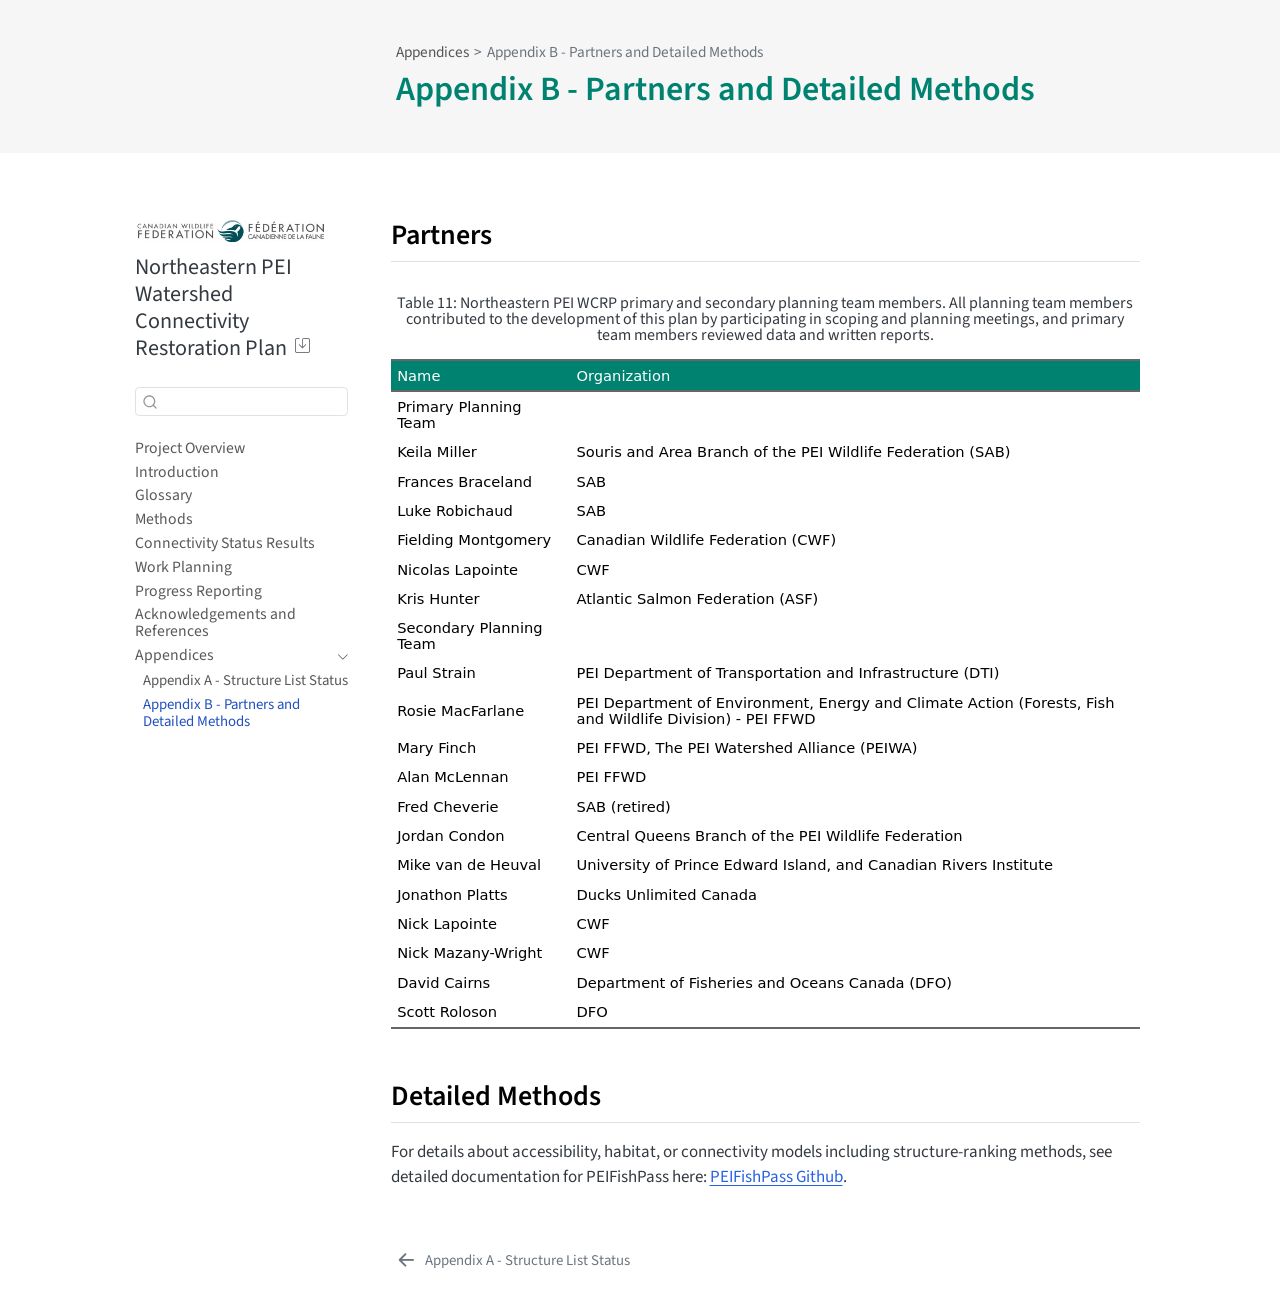
<file: _book/content/appendix-b.html>
<!DOCTYPE html>
<html xmlns="http://www.w3.org/1999/xhtml" lang="en" xml:lang="en"><head>

<meta charset="utf-8">
<meta name="generator" content="quarto-1.10.18">

<meta name="viewport" content="width=device-width, initial-scale=1.0, user-scalable=yes">


<title>Appendix B - Partners and Detailed Methods – Northeastern PEI Watershed Connectivity Restoration Plan</title>
<style>
/* Default styles provided by pandoc.
** See https://pandoc.org/MANUAL.html#variables-for-html for config info.
*/
span.smallcaps{font-variant: small-caps;}
div.columns{display: flex; gap: 1.5em;}
div.column{flex: auto;}
@media screen {
div.columns{gap: min(4vw, 1.5em);}
div.column{overflow-x: auto;}
}
div.hanging-indent{margin-left: 1.5em; text-indent: -1.5em;}
ul.task-list{list-style: none;}
ul.task-list li input[type="checkbox"] {
  width: 0.8em;
  margin: 0 0.8em 0.2em -1em; /* quarto-specific, see https://github.com/quarto-dev/quarto-cli/issues/4556 */ 
  vertical-align: middle;
}
</style>


<script src="../site_libs/quarto-nav/quarto-nav.js"></script>
<script src="../site_libs/clipboard/clipboard.min.js"></script>
<script src="../site_libs/quarto-search/autocomplete.umd.js"></script>
<script src="../site_libs/quarto-search/fuse.min.js"></script>
<script src="../site_libs/quarto-search/quarto-search.js"></script>
<meta name="quarto:offset" content="../">
<link href="../content/appendix-a.html" rel="prev">
<script src="../site_libs/quarto-html/quarto.js" type="module"></script>
<script src="../site_libs/quarto-html/tabsets/tabsets.js" type="module"></script>
<script src="../site_libs/quarto-html/popper.min.js"></script>
<script src="../site_libs/quarto-html/tippy.umd.min.js"></script>
<script src="../site_libs/quarto-html/anchor.min.js"></script>
<link href="../site_libs/quarto-html/tippy.css" rel="stylesheet">
<link href="../site_libs/quarto-html/quarto-syntax-highlighting-64a204ab8560d761af7679ceaba22944.css" rel="stylesheet" id="quarto-text-highlighting-styles">
<script src="../site_libs/bootstrap/bootstrap.min.js"></script>
<link href="../site_libs/bootstrap/bootstrap-icons.css" rel="stylesheet">
<link href="../site_libs/bootstrap/bootstrap-d68e083fcb7a6ebd49264ddc944d4809.min.css" rel="stylesheet" append-hash="true" id="quarto-bootstrap" data-mode="light">
<script id="quarto-search-options" type="application/json">{
  "location": "sidebar",
  "copy-button": false,
  "collapse-after": 3,
  "panel-placement": "start",
  "type": "textbox",
  "limit": 50,
  "keyboard-shortcut": [
    "f",
    "/",
    "s"
  ],
  "show-item-context": false,
  "language": {
    "search-no-results-text": "No results",
    "search-matching-documents-text": "matching documents",
    "search-copy-link-title": "Copy link to search",
    "search-hide-matches-text": "Hide additional matches",
    "search-more-match-text": "more match in this document",
    "search-more-matches-text": "more matches in this document",
    "search-clear-button-title": "Clear",
    "search-text-placeholder": "",
    "search-detached-cancel-button-title": "Cancel",
    "search-submit-button-title": "Submit",
    "search-label": "Search"
  }
}</script>
<style>

      .quarto-title-block .quarto-title-banner {
        background: #f6f6f6;
      }
</style>
<link href="../site_libs/tabwid-1.1.3/tabwid.css" rel="stylesheet">
<script src="../site_libs/tabwid-1.1.3/tabwid.js"></script>


<link rel="stylesheet" href="../style.css">
</head>

<body class="nav-sidebar floating fullcontent quarto-light">

<div id="quarto-search-results"></div>
  <header id="quarto-header" class="headroom fixed-top quarto-banner">
  <nav class="quarto-secondary-nav">
    <div class="container-fluid d-flex">
      <button type="button" class="quarto-btn-toggle btn" data-bs-toggle="collapse" role="button" data-bs-target=".quarto-sidebar-collapse-item" aria-controls="quarto-sidebar" aria-expanded="false" aria-label="Toggle sidebar navigation" onclick="if (window.quartoToggleHeadroom) { window.quartoToggleHeadroom(); }">
        <i class="bi bi-layout-text-sidebar-reverse"></i>
      </button>
        <nav class="quarto-page-breadcrumbs" aria-label="breadcrumb"><ol class="breadcrumb"><li class="breadcrumb-item"><a href="../content/appendix-a.html">Appendices</a></li><li class="breadcrumb-item"><a href="../content/appendix-b.html">Appendix B - Partners and Detailed Methods</a></li></ol></nav>
        <a class="flex-grow-1" role="navigation" data-bs-toggle="collapse" data-bs-target=".quarto-sidebar-collapse-item" aria-controls="quarto-sidebar" aria-expanded="false" aria-label="Toggle sidebar navigation" onclick="if (window.quartoToggleHeadroom) { window.quartoToggleHeadroom(); }">      
        </a>
      <button type="button" class="btn quarto-search-button" aria-label="Search" onclick="window.quartoOpenSearch();">
        <i class="bi bi-search"></i>
      </button>
    </div>
  </nav>
</header>
<!-- content -->
<header id="title-block-header" class="quarto-title-block default page-columns page-full">
  <div class="quarto-title-banner page-columns page-full">
    <div class="quarto-title column-body"><nav class="quarto-page-breadcrumbs quarto-title-breadcrumbs d-none d-lg-block" aria-label="breadcrumb"><ol class="breadcrumb"><li class="breadcrumb-item"><a href="../content/appendix-a.html">Appendices</a></li><li class="breadcrumb-item"><a href="../content/appendix-b.html">Appendix B - Partners and Detailed Methods</a></li></ol></nav>
      <h1 class="title">Appendix B - Partners and Detailed Methods</h1>
                      </div>
  </div>
    
  
  <div class="quarto-title-meta">

      
    
      
    </div>
    
  
  </header><div id="quarto-content" class="quarto-container page-columns page-rows-contents page-layout-article">
<!-- sidebar -->
  <nav id="quarto-sidebar" class="sidebar collapse collapse-horizontal quarto-sidebar-collapse-item sidebar-navigation floating overflow-auto">
    <div class="pt-lg-2 mt-2 text-left sidebar-header sidebar-header-stacked">
      <a href="../index.html" class="sidebar-logo-link">
      <img src="../content/images/logo.png" alt="" class="sidebar-logo light-content py-0 d-lg-inline d-none">
      <img src="../content/images/logo.png" alt="" class="sidebar-logo dark-content py-0 d-lg-inline d-none">
      </a>
    <div class="sidebar-title mb-0 py-0">
      <a href="../">Northeastern PEI Watershed Connectivity Restoration Plan</a> 
        <div class="sidebar-tools-main">
    <a href="" title="" class="quarto-navigation-tool px-1" aria-label=""><i class="bi bi-save"></i></a>
</div>
    </div>
      </div>
        <div class="mt-2 flex-shrink-0 align-items-center">
        <div class="sidebar-search">
        <div id="quarto-search" class="" title="Search"></div>
        </div>
        </div>
    <div class="sidebar-menu-container"> 
    <ul class="list-unstyled mt-1">
        <li class="sidebar-item">
  <div class="sidebar-item-container"> 
  <a href="../index.html" class="sidebar-item-text sidebar-link">
 <span class="menu-text">Project Overview</span></a>
  </div>
</li>
        <li class="sidebar-item">
  <div class="sidebar-item-container"> 
  <a href="../content/project-overview.html" class="sidebar-item-text sidebar-link">
 <span class="menu-text">Introduction</span></a>
  </div>
</li>
        <li class="sidebar-item">
  <div class="sidebar-item-container"> 
  <a href="../content/glossary.html" class="sidebar-item-text sidebar-link">
 <span class="menu-text">Glossary</span></a>
  </div>
</li>
        <li class="sidebar-item">
  <div class="sidebar-item-container"> 
  <a href="../content/data-methods.html" class="sidebar-item-text sidebar-link">
 <span class="menu-text">Methods</span></a>
  </div>
</li>
        <li class="sidebar-item">
  <div class="sidebar-item-container"> 
  <a href="../content/connectivity-status.html" class="sidebar-item-text sidebar-link">
 <span class="menu-text">Connectivity Status Results</span></a>
  </div>
</li>
        <li class="sidebar-item">
  <div class="sidebar-item-container"> 
  <a href="../content/work-planning.html" class="sidebar-item-text sidebar-link">
 <span class="menu-text">Work Planning</span></a>
  </div>
</li>
        <li class="sidebar-item">
  <div class="sidebar-item-container"> 
  <a href="../content/progress-reporting.html" class="sidebar-item-text sidebar-link">
 <span class="menu-text">Progress Reporting</span></a>
  </div>
</li>
        <li class="sidebar-item">
  <div class="sidebar-item-container"> 
  <a href="../content/references.html" class="sidebar-item-text sidebar-link">
 <span class="menu-text">Acknowledgements and References</span></a>
  </div>
</li>
        <li class="sidebar-item sidebar-item-section">
      <div class="sidebar-item-container"> 
            <a class="sidebar-item-text sidebar-link text-start" data-bs-toggle="collapse" data-bs-target="#quarto-sidebar-section-1" role="navigation" aria-expanded="true">
 <span class="menu-text">Appendices</span></a>
          <a class="sidebar-item-toggle text-start" data-bs-toggle="collapse" data-bs-target="#quarto-sidebar-section-1" role="navigation" aria-expanded="true" aria-label="Toggle section">
            <i class="bi bi-chevron-right ms-2"></i>
          </a> 
      </div>
      <ul id="quarto-sidebar-section-1" class="collapse list-unstyled sidebar-section depth1 show">  
          <li class="sidebar-item">
  <div class="sidebar-item-container"> 
  <a href="../content/appendix-a.html" class="sidebar-item-text sidebar-link">
 <span class="menu-text">Appendix A - Structure List Status</span></a>
  </div>
</li>
          <li class="sidebar-item">
  <div class="sidebar-item-container"> 
  <a href="../content/appendix-b.html" class="sidebar-item-text sidebar-link active">
 <span class="menu-text">Appendix B - Partners and Detailed Methods</span></a>
  </div>
</li>
      </ul>
  </li>
    </ul>
    </div>
</nav>
<div id="quarto-sidebar-glass" class="quarto-sidebar-collapse-item" data-bs-toggle="collapse" data-bs-target=".quarto-sidebar-collapse-item"></div>
<!-- margin-sidebar -->
    
<!-- main -->
<main class="content quarto-banner-title-block" id="quarto-document-content">





<section id="partners" class="level2 unnumbered">
<h2 class="unnumbered anchored" data-anchor-id="partners">Partners</h2>
<div class="cell" data-tbl-cap="Table 11: Northeastern PEI WCRP primary and secondary planning team members. All planning team members contributed to the development of this plan by participating in scoping and planning meetings, and primary team members reviewed data and written reports. ">
<div class="cell-output-display">
<div class="tabwid"><style>.cl-d8bad469{}.cl-2349fc20{font-family:'DejaVu Sans';font-size:11pt;font-weight:normal;font-style:normal;text-decoration:none;color:rgba(255, 255, 255, 1.00);background-color:transparent;}.cl-5430bca3{font-family:'DejaVu Sans';font-size:11pt;font-weight:normal;font-style:normal;text-decoration:none;color:rgba(0, 0, 0, 1.00);background-color:transparent;}.cl-6477613b{margin:0;text-align:left;border-bottom: 0 solid rgba(0, 0, 0, 1.00);border-top: 0 solid rgba(0, 0, 0, 1.00);border-left: 0 solid rgba(0, 0, 0, 1.00);border-right: 0 solid rgba(0, 0, 0, 1.00);padding-bottom:5pt;padding-top:5pt;padding-left:5pt;padding-right:5pt;line-height: 1;background-color:transparent;}.cl-cee62ac4{width:2.279in;background-color:rgba(0, 130, 112, 1.00);vertical-align: middle;border-bottom: 1.5pt solid rgba(102, 102, 102, 1.00);border-top: 1.5pt solid rgba(102, 102, 102, 1.00);border-left: 0 solid rgba(0, 0, 0, 1.00);border-right: 0 solid rgba(0, 0, 0, 1.00);margin-bottom:0;margin-top:0;margin-left:0;margin-right:0;}.cl-d8b5678d{width:8.464in;background-color:rgba(0, 130, 112, 1.00);vertical-align: middle;border-bottom: 1.5pt solid rgba(102, 102, 102, 1.00);border-top: 1.5pt solid rgba(102, 102, 102, 1.00);border-left: 0 solid rgba(0, 0, 0, 1.00);border-right: 0 solid rgba(0, 0, 0, 1.00);margin-bottom:0;margin-top:0;margin-left:0;margin-right:0;}.cl-b8eae9dd{width:2.279in;background-color:transparent;vertical-align: middle;border-bottom: 0 solid rgba(0, 0, 0, 1.00);border-top: 0 solid rgba(0, 0, 0, 1.00);border-left: 0 solid rgba(0, 0, 0, 1.00);border-right: 0 solid rgba(0, 0, 0, 1.00);margin-bottom:0;margin-top:0;margin-left:0;margin-right:0;}.cl-4f14b237{width:8.464in;background-color:transparent;vertical-align: middle;border-bottom: 0 solid rgba(0, 0, 0, 1.00);border-top: 0 solid rgba(0, 0, 0, 1.00);border-left: 0 solid rgba(0, 0, 0, 1.00);border-right: 0 solid rgba(0, 0, 0, 1.00);margin-bottom:0;margin-top:0;margin-left:0;margin-right:0;}.cl-b04e4301{width:2.279in;background-color:transparent;vertical-align: middle;border-bottom: 1.5pt solid rgba(102, 102, 102, 1.00);border-top: 0 solid rgba(0, 0, 0, 1.00);border-left: 0 solid rgba(0, 0, 0, 1.00);border-right: 0 solid rgba(0, 0, 0, 1.00);margin-bottom:0;margin-top:0;margin-left:0;margin-right:0;}.cl-4538840a{width:8.464in;background-color:transparent;vertical-align: middle;border-bottom: 1.5pt solid rgba(102, 102, 102, 1.00);border-top: 0 solid rgba(0, 0, 0, 1.00);border-left: 0 solid rgba(0, 0, 0, 1.00);border-right: 0 solid rgba(0, 0, 0, 1.00);margin-bottom:0;margin-top:0;margin-left:0;margin-right:0;}</style><table data-quarto-disable-processing="true" class="cl-d8bad469"><caption><p>Table 11: Northeastern PEI WCRP primary and secondary planning team
members. All planning team members contributed to the development of
this plan by participating in scoping and planning meetings, and primary
team members reviewed data and written reports.</p></caption><thead><tr style="overflow-wrap:break-word;"><th class="cl-cee62ac4"><p class="cl-6477613b"><span class="cl-2349fc20">Name</span></p></th><th class="cl-d8b5678d"><p class="cl-6477613b"><span class="cl-2349fc20">Organization</span></p></th></tr></thead><tbody><tr style="overflow-wrap:break-word;"><td class="cl-b8eae9dd"><p class="cl-6477613b"><span class="cl-5430bca3">Primary Planning Team</span></p></td><td class="cl-4f14b237"><p class="cl-6477613b"><span class="cl-5430bca3"></span></p></td></tr><tr style="overflow-wrap:break-word;"><td class="cl-b8eae9dd"><p class="cl-6477613b"><span class="cl-5430bca3">Keila Miller</span></p></td><td class="cl-4f14b237"><p class="cl-6477613b"><span class="cl-5430bca3">Souris and Area Branch of the PEI Wildlife Federation (SAB)</span></p></td></tr><tr style="overflow-wrap:break-word;"><td class="cl-b8eae9dd"><p class="cl-6477613b"><span class="cl-5430bca3">Frances Braceland</span></p></td><td class="cl-4f14b237"><p class="cl-6477613b"><span class="cl-5430bca3">SAB</span></p></td></tr><tr style="overflow-wrap:break-word;"><td class="cl-b8eae9dd"><p class="cl-6477613b"><span class="cl-5430bca3">Luke Robichaud</span></p></td><td class="cl-4f14b237"><p class="cl-6477613b"><span class="cl-5430bca3">SAB</span></p></td></tr><tr style="overflow-wrap:break-word;"><td class="cl-b8eae9dd"><p class="cl-6477613b"><span class="cl-5430bca3">Fielding Montgomery</span></p></td><td class="cl-4f14b237"><p class="cl-6477613b"><span class="cl-5430bca3">Canadian Wildlife Federation (CWF)</span></p></td></tr><tr style="overflow-wrap:break-word;"><td class="cl-b8eae9dd"><p class="cl-6477613b"><span class="cl-5430bca3">Nicolas Lapointe</span></p></td><td class="cl-4f14b237"><p class="cl-6477613b"><span class="cl-5430bca3">CWF</span></p></td></tr><tr style="overflow-wrap:break-word;"><td class="cl-b8eae9dd"><p class="cl-6477613b"><span class="cl-5430bca3">Kris Hunter</span></p></td><td class="cl-4f14b237"><p class="cl-6477613b"><span class="cl-5430bca3">Atlantic Salmon Federation (ASF)</span></p></td></tr><tr style="overflow-wrap:break-word;"><td class="cl-b8eae9dd"><p class="cl-6477613b"><span class="cl-5430bca3">Secondary Planning Team</span></p></td><td class="cl-4f14b237"><p class="cl-6477613b"><span class="cl-5430bca3"></span></p></td></tr><tr style="overflow-wrap:break-word;"><td class="cl-b8eae9dd"><p class="cl-6477613b"><span class="cl-5430bca3">Paul Strain</span></p></td><td class="cl-4f14b237"><p class="cl-6477613b"><span class="cl-5430bca3">PEI Department of Transportation and Infrastructure (DTI)</span></p></td></tr><tr style="overflow-wrap:break-word;"><td class="cl-b8eae9dd"><p class="cl-6477613b"><span class="cl-5430bca3">Rosie MacFarlane</span></p></td><td class="cl-4f14b237"><p class="cl-6477613b"><span class="cl-5430bca3">PEI Department of Environment, Energy and Climate Action (Forests, Fish and Wildlife Division) - PEI FFWD</span></p></td></tr><tr style="overflow-wrap:break-word;"><td class="cl-b8eae9dd"><p class="cl-6477613b"><span class="cl-5430bca3">Mary Finch</span></p></td><td class="cl-4f14b237"><p class="cl-6477613b"><span class="cl-5430bca3">PEI FFWD, The PEI Watershed Alliance (PEIWA)</span></p></td></tr><tr style="overflow-wrap:break-word;"><td class="cl-b8eae9dd"><p class="cl-6477613b"><span class="cl-5430bca3">Alan McLennan</span></p></td><td class="cl-4f14b237"><p class="cl-6477613b"><span class="cl-5430bca3">PEI FFWD</span></p></td></tr><tr style="overflow-wrap:break-word;"><td class="cl-b8eae9dd"><p class="cl-6477613b"><span class="cl-5430bca3">Fred Cheverie</span></p></td><td class="cl-4f14b237"><p class="cl-6477613b"><span class="cl-5430bca3">SAB (retired)</span></p></td></tr><tr style="overflow-wrap:break-word;"><td class="cl-b8eae9dd"><p class="cl-6477613b"><span class="cl-5430bca3">Jordan Condon</span></p></td><td class="cl-4f14b237"><p class="cl-6477613b"><span class="cl-5430bca3">Central Queens Branch of the PEI Wildlife Federation</span></p></td></tr><tr style="overflow-wrap:break-word;"><td class="cl-b8eae9dd"><p class="cl-6477613b"><span class="cl-5430bca3">Mike van de Heuval</span></p></td><td class="cl-4f14b237"><p class="cl-6477613b"><span class="cl-5430bca3">University of Prince Edward Island, and Canadian Rivers Institute</span></p></td></tr><tr style="overflow-wrap:break-word;"><td class="cl-b8eae9dd"><p class="cl-6477613b"><span class="cl-5430bca3">Jonathon Platts</span></p></td><td class="cl-4f14b237"><p class="cl-6477613b"><span class="cl-5430bca3">Ducks Unlimited Canada</span></p></td></tr><tr style="overflow-wrap:break-word;"><td class="cl-b8eae9dd"><p class="cl-6477613b"><span class="cl-5430bca3">Nick Lapointe</span></p></td><td class="cl-4f14b237"><p class="cl-6477613b"><span class="cl-5430bca3">CWF</span></p></td></tr><tr style="overflow-wrap:break-word;"><td class="cl-b8eae9dd"><p class="cl-6477613b"><span class="cl-5430bca3">Nick Mazany-Wright</span></p></td><td class="cl-4f14b237"><p class="cl-6477613b"><span class="cl-5430bca3">CWF</span></p></td></tr><tr style="overflow-wrap:break-word;"><td class="cl-b8eae9dd"><p class="cl-6477613b"><span class="cl-5430bca3">David Cairns</span></p></td><td class="cl-4f14b237"><p class="cl-6477613b"><span class="cl-5430bca3">Department of Fisheries and Oceans Canada (DFO)</span></p></td></tr><tr style="overflow-wrap:break-word;"><td class="cl-b04e4301"><p class="cl-6477613b"><span class="cl-5430bca3">Scott Roloson</span></p></td><td class="cl-4538840a"><p class="cl-6477613b"><span class="cl-5430bca3">DFO</span></p></td></tr></tbody></table></div>
</div>
</div>
</section>
<section id="detailed-methods" class="level2 unnumbered">
<h2 class="unnumbered anchored" data-anchor-id="detailed-methods">Detailed Methods</h2>
<p>For details about accessibility, habitat, or connectivity models including structure-ranking methods, see detailed documentation for PEIFishPass here: <a href="https://github.com/Canadian-Wildlife-Federation/peifishpass">PEIFishPass Github</a>.</p>


</section>

</main> <!-- /main -->
<script id="quarto-html-after-body" type="application/javascript">
  window.document.addEventListener("DOMContentLoaded", function (event) {
    const icon = "";
    const anchorJS = new window.AnchorJS();
    anchorJS.options = {
      placement: 'right',
      icon: icon
    };
    anchorJS.add('.anchored');
    const isCodeAnnotation = (el) => {
      for (const clz of el.classList) {
        if (clz.startsWith('code-annotation-')) {                     
          return true;
        }
      }
      return false;
    }
    const onCopySuccess = function(e) {
      // button target
      const button = e.trigger;
      // don't keep focus
      button.blur();
      // flash "checked"
      button.classList.add('code-copy-button-checked');
      var currentTitle = button.getAttribute("title");
      button.setAttribute("title", "Copied!");
      let tooltip;
      if (window.bootstrap) {
        button.setAttribute("data-bs-toggle", "tooltip");
        button.setAttribute("data-bs-placement", "left");
        button.setAttribute("data-bs-title", "Copied!");
        tooltip = new bootstrap.Tooltip(button, 
          { trigger: "manual", 
            customClass: "code-copy-button-tooltip",
            offset: [0, -8]});
        tooltip.show();    
      }
      setTimeout(function() {
        if (tooltip) {
          tooltip.hide();
          button.removeAttribute("data-bs-title");
          button.removeAttribute("data-bs-toggle");
          button.removeAttribute("data-bs-placement");
        }
        button.setAttribute("title", currentTitle);
        button.classList.remove('code-copy-button-checked');
      }, 1000);
      // clear code selection
      e.clearSelection();
    }
    const getTextToCopy = function(trigger) {
      const outerScaffold = trigger.parentElement.cloneNode(true);
      const codeEl = outerScaffold.querySelector('code');
      for (const childEl of codeEl.children) {
        if (isCodeAnnotation(childEl)) {
          childEl.remove();
        }
      }
      return codeEl.innerText;
    }
    const clipboard = new window.ClipboardJS('.code-copy-button:not([data-in-quarto-modal])', {
      text: getTextToCopy
    });
    clipboard.on('success', onCopySuccess);
    if (window.document.getElementById('quarto-embedded-source-code-modal')) {
      const clipboardModal = new window.ClipboardJS('.code-copy-button[data-in-quarto-modal]', {
        text: getTextToCopy,
        container: window.document.getElementById('quarto-embedded-source-code-modal')
      });
      clipboardModal.on('success', onCopySuccess);
    }
      var localhostRegex = new RegExp(/^(?:http|https):\/\/localhost\:?[0-9]*\//);
      var mailtoRegex = new RegExp(/^mailto:/);
        var filterRegex = new RegExp('/' + window.location.host + '/');
      var isInternal = (href) => {
          return filterRegex.test(href) || localhostRegex.test(href) || mailtoRegex.test(href);
      }
      // Inspect non-navigation links and adorn them if external
     var links = window.document.querySelectorAll('a[href]:not(.nav-link):not(.navbar-brand):not(.toc-action):not(.sidebar-link):not(.sidebar-item-toggle):not(.pagination-link):not(.no-external):not([aria-hidden]):not(.dropdown-item):not(.quarto-navigation-tool):not(.about-link)');
      for (var i=0; i<links.length; i++) {
        const link = links[i];
        if (!isInternal(link.href)) {
          // undo the damage that might have been done by quarto-nav.js in the case of
          // links that we want to consider external
          if (link.dataset.originalHref !== undefined) {
            link.href = link.dataset.originalHref;
          }
        }
      }
    function tippyHover(el, contentFn, onTriggerFn, onUntriggerFn) {
      const config = {
        allowHTML: true,
        maxWidth: 500,
        delay: 100,
        arrow: false,
        appendTo: function(el) {
            return el.parentElement;
        },
        interactive: true,
        interactiveBorder: 10,
        theme: 'quarto',
        placement: 'bottom-start',
      };
      if (contentFn) {
        config.content = contentFn;
      }
      if (onTriggerFn) {
        config.onTrigger = onTriggerFn;
      }
      if (onUntriggerFn) {
        config.onUntrigger = onUntriggerFn;
      }
      window.tippy(el, config); 
    }
    const noterefs = window.document.querySelectorAll('a[role="doc-noteref"]');
    for (var i=0; i<noterefs.length; i++) {
      const ref = noterefs[i];
      tippyHover(ref, function() {
        // use id or data attribute instead here
        let href = ref.getAttribute('data-footnote-href') || ref.getAttribute('href');
        try { href = new URL(href).hash; } catch {}
        const id = href.replace(/^#\/?/, "");
        const note = window.document.getElementById(id);
        if (note) {
          return note.innerHTML;
        } else {
          return "";
        }
      });
    }
    const xrefs = window.document.querySelectorAll('a.quarto-xref');
    const processXRef = (id, note) => {
      // Strip column container classes
      const stripColumnClz = (el) => {
        el.classList.remove("page-full", "page-columns");
        if (el.children) {
          for (const child of el.children) {
            stripColumnClz(child);
          }
        }
      }
      stripColumnClz(note)
      if (id === null || id.startsWith('sec-')) {
        // Special case sections, only their first couple elements
        const container = document.createElement("div");
        if (note.children && note.children.length > 2) {
          container.appendChild(note.children[0].cloneNode(true));
          for (let i = 1; i < note.children.length; i++) {
            const child = note.children[i];
            if (child.tagName === "P" && child.innerText === "") {
              continue;
            } else {
              container.appendChild(child.cloneNode(true));
              break;
            }
          }
          if (window.Quarto?.typesetMath) {
            window.Quarto.typesetMath(container);
          }
          return container.innerHTML
        } else {
          if (window.Quarto?.typesetMath) {
            window.Quarto.typesetMath(note);
          }
          return note.innerHTML;
        }
      } else {
        // Remove any anchor links if they are present
        const anchorLink = note.querySelector('a.anchorjs-link');
        if (anchorLink) {
          anchorLink.remove();
        }
        if (window.Quarto?.typesetMath) {
          window.Quarto.typesetMath(note);
        }
        if (note.classList.contains("callout")) {
          return note.outerHTML;
        } else {
          return note.innerHTML;
        }
      }
    }
    for (var i=0; i<xrefs.length; i++) {
      const xref = xrefs[i];
      tippyHover(xref, undefined, function(instance) {
        instance.disable();
        let url = xref.getAttribute('href');
        let hash = undefined; 
        if (url.startsWith('#')) {
          hash = url;
        } else {
          try { hash = new URL(url).hash; } catch {}
        }
        if (hash) {
          const id = hash.replace(/^#\/?/, "");
          const note = window.document.getElementById(id);
          if (note !== null) {
            try {
              const html = processXRef(id, note.cloneNode(true));
              instance.setContent(html);
            } finally {
              instance.enable();
              instance.show();
            }
          } else {
            // See if we can fetch this
            fetch(url.split('#')[0])
            .then(res => res.text())
            .then(html => {
              const parser = new DOMParser();
              const htmlDoc = parser.parseFromString(html, "text/html");
              const note = htmlDoc.getElementById(id);
              if (note !== null) {
                const html = processXRef(id, note);
                instance.setContent(html);
              } 
            }).finally(() => {
              instance.enable();
              instance.show();
            });
          }
        } else {
          // See if we can fetch a full url (with no hash to target)
          // This is a special case and we should probably do some content thinning / targeting
          fetch(url)
          .then(res => res.text())
          .then(html => {
            const parser = new DOMParser();
            const htmlDoc = parser.parseFromString(html, "text/html");
            const note = htmlDoc.querySelector('main.content');
            if (note !== null) {
              // This should only happen for chapter cross references
              // (since there is no id in the URL)
              // remove the first header
              if (note.children.length > 0 && note.children[0].tagName === "HEADER") {
                note.children[0].remove();
              }
              const html = processXRef(null, note);
              instance.setContent(html);
            } 
          }).finally(() => {
            instance.enable();
            instance.show();
          });
        }
      }, function(instance) {
      });
    }
        let selectedAnnoteEl;
        const selectorForAnnotation = ( cell, annotation) => {
          let cellAttr = 'data-code-cell="' + cell + '"';
          let lineAttr = 'data-code-annotation="' +  annotation + '"';
          const selector = 'span[' + cellAttr + '][' + lineAttr + ']';
          return selector;
        }
        const selectCodeLines = (annoteEl) => {
          const doc = window.document;
          const targetCell = annoteEl.getAttribute("data-target-cell");
          const targetAnnotation = annoteEl.getAttribute("data-target-annotation");
          const annoteSpan = window.document.querySelector(selectorForAnnotation(targetCell, targetAnnotation));
          const lines = annoteSpan.getAttribute("data-code-lines").split(",");
          const lineIds = lines.map((line) => {
            return targetCell + "-" + line;
          })
          let top = null;
          let height = null;
          let parent = null;
          if (lineIds.length > 0) {
              //compute the position of the single el (top and bottom and make a div)
              const el = window.document.getElementById(lineIds[0]);
              top = el.offsetTop;
              height = el.offsetHeight;
              parent = el.parentElement.parentElement;
            if (lineIds.length > 1) {
              const lastEl = window.document.getElementById(lineIds[lineIds.length - 1]);
              const bottom = lastEl.offsetTop + lastEl.offsetHeight;
              height = bottom - top;
            }
            if (top !== null && height !== null && parent !== null) {
              // cook up a div (if necessary) and position it 
              let div = window.document.getElementById("code-annotation-line-highlight");
              if (div === null) {
                div = window.document.createElement("div");
                div.setAttribute("id", "code-annotation-line-highlight");
                div.style.position = 'absolute';
                parent.appendChild(div);
              }
              div.style.top = top - 2 + "px";
              div.style.height = height + 4 + "px";
              div.style.left = 0;
              let gutterDiv = window.document.getElementById("code-annotation-line-highlight-gutter");
              if (gutterDiv === null) {
                gutterDiv = window.document.createElement("div");
                gutterDiv.setAttribute("id", "code-annotation-line-highlight-gutter");
                gutterDiv.style.position = 'absolute';
                const codeCell = window.document.getElementById(targetCell);
                const gutter = codeCell.querySelector('.code-annotation-gutter');
                gutter.appendChild(gutterDiv);
              }
              gutterDiv.style.top = top - 2 + "px";
              gutterDiv.style.height = height + 4 + "px";
            }
            selectedAnnoteEl = annoteEl;
          }
        };
        const unselectCodeLines = () => {
          const elementsIds = ["code-annotation-line-highlight", "code-annotation-line-highlight-gutter"];
          elementsIds.forEach((elId) => {
            const div = window.document.getElementById(elId);
            if (div) {
              div.remove();
            }
          });
          selectedAnnoteEl = undefined;
        };
          // Handle positioning of the toggle
      window.addEventListener(
        "resize",
        throttle(() => {
          elRect = undefined;
          if (selectedAnnoteEl) {
            selectCodeLines(selectedAnnoteEl);
          }
        }, 10)
      );
      function throttle(fn, ms) {
      let throttle = false;
      let timer;
        return (...args) => {
          if(!throttle) { // first call gets through
              fn.apply(this, args);
              throttle = true;
          } else { // all the others get throttled
              if(timer) clearTimeout(timer); // cancel #2
              timer = setTimeout(() => {
                fn.apply(this, args);
                timer = throttle = false;
              }, ms);
          }
        };
      }
        // Attach click handler to the DT
        const annoteDls = window.document.querySelectorAll('dt[data-target-cell]');
        for (const annoteDlNode of annoteDls) {
          annoteDlNode.addEventListener('click', (event) => {
            const clickedEl = event.target;
            if (clickedEl !== selectedAnnoteEl) {
              unselectCodeLines();
              const activeEl = window.document.querySelector('dt[data-target-cell].code-annotation-active');
              if (activeEl) {
                activeEl.classList.remove('code-annotation-active');
              }
              selectCodeLines(clickedEl);
              clickedEl.classList.add('code-annotation-active');
            } else {
              // Unselect the line
              unselectCodeLines();
              clickedEl.classList.remove('code-annotation-active');
            }
          });
        }
    const findCites = (el) => {
      const parentEl = el.parentElement;
      if (parentEl) {
        const cites = parentEl.dataset.cites;
        if (cites) {
          return {
            el,
            cites: cites.split(' ')
          };
        } else {
          return findCites(el.parentElement)
        }
      } else {
        return undefined;
      }
    };
    var bibliorefs = window.document.querySelectorAll('a[role="doc-biblioref"]');
    for (var i=0; i<bibliorefs.length; i++) {
      const ref = bibliorefs[i];
      const citeInfo = findCites(ref);
      if (citeInfo) {
        tippyHover(citeInfo.el, function() {
          var popup = window.document.createElement('div');
          citeInfo.cites.forEach(function(cite) {
            var citeDiv = window.document.createElement('div');
            citeDiv.classList.add('hanging-indent');
            citeDiv.classList.add('csl-entry');
            var biblioDiv = window.document.getElementById('ref-' + cite);
            if (biblioDiv) {
              citeDiv.innerHTML = biblioDiv.innerHTML;
            }
            popup.appendChild(citeDiv);
          });
          return popup.innerHTML;
        });
      }
    }
  });
  </script>
<nav class="page-navigation">
  <div class="nav-page nav-page-previous">
      <a href="../content/appendix-a.html" class="pagination-link" aria-label="Appendix A - Structure List Status">
        <i class="bi bi-arrow-left-short"></i> <span class="nav-page-text">Appendix A - Structure List Status</span>
      </a>          
  </div>
  <div class="nav-page nav-page-next">
  </div>
</nav>
</div> <!-- /content -->




</body></html>
</file>
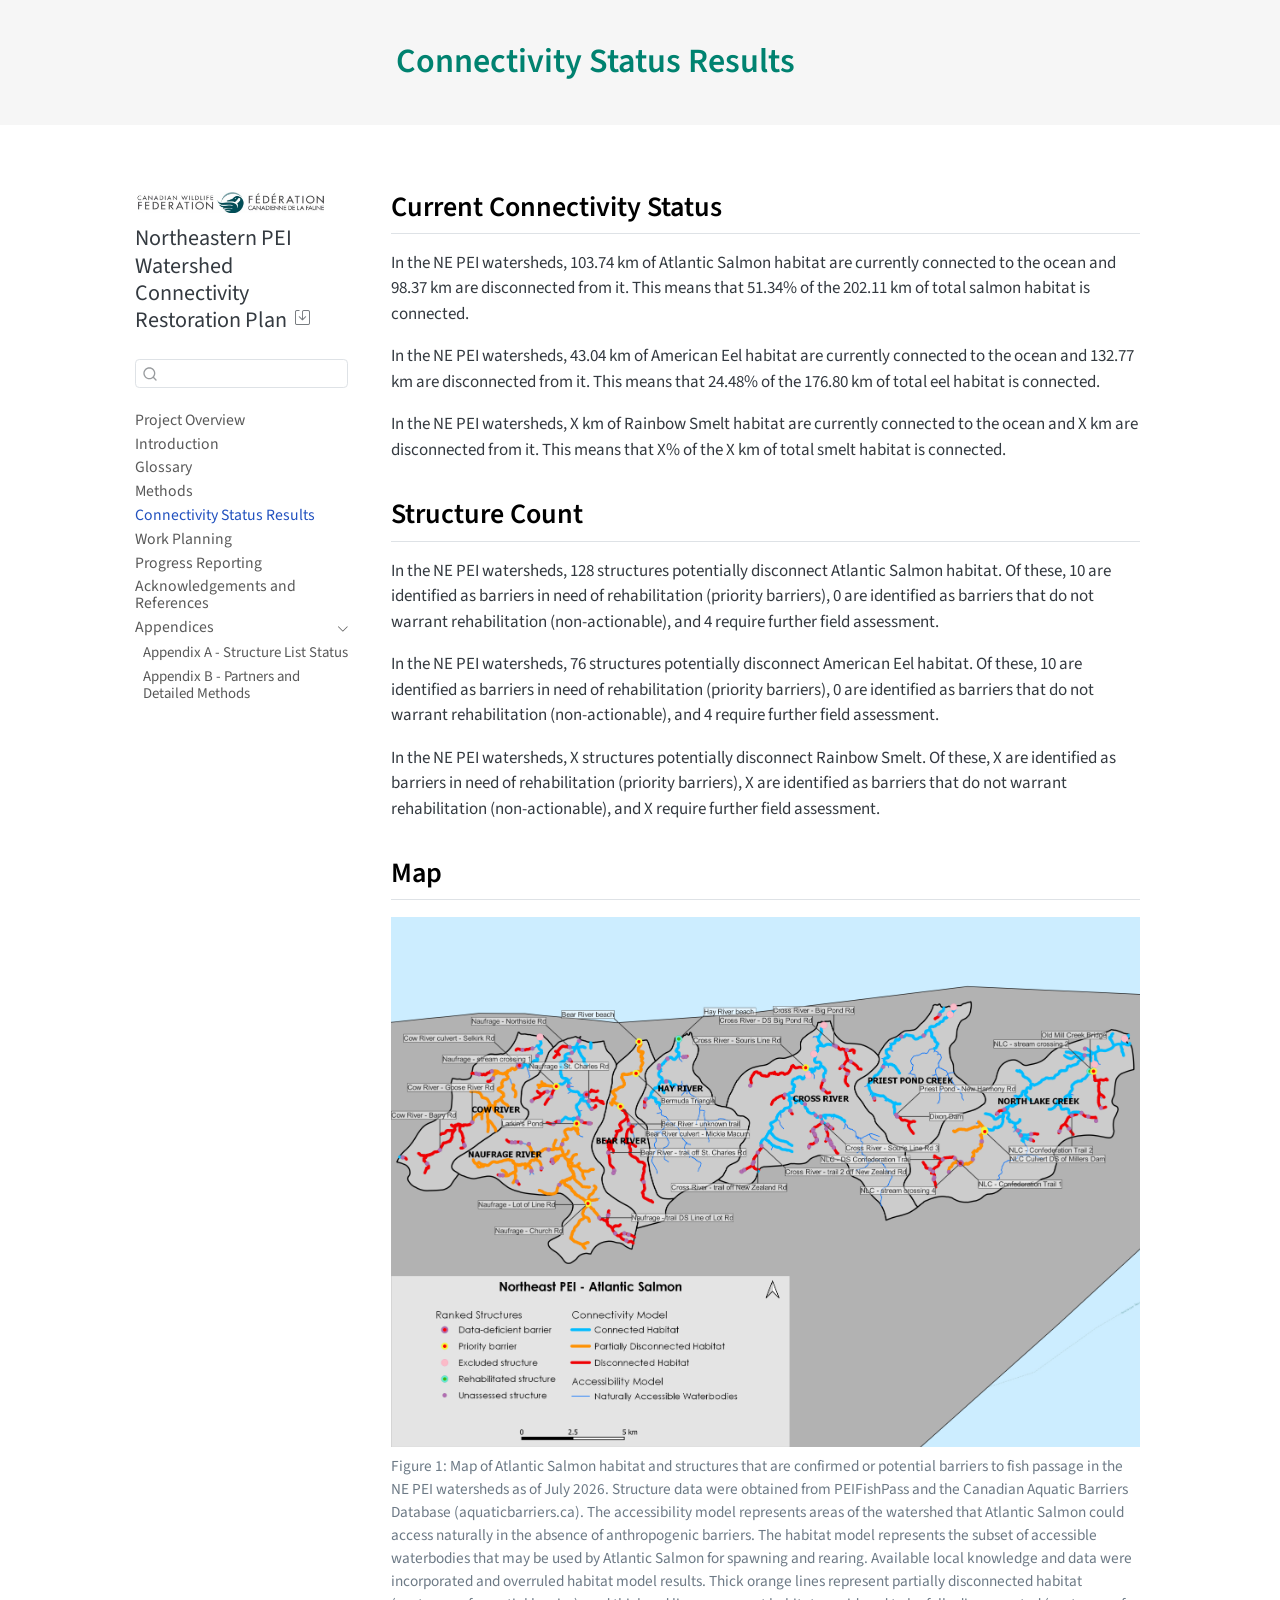
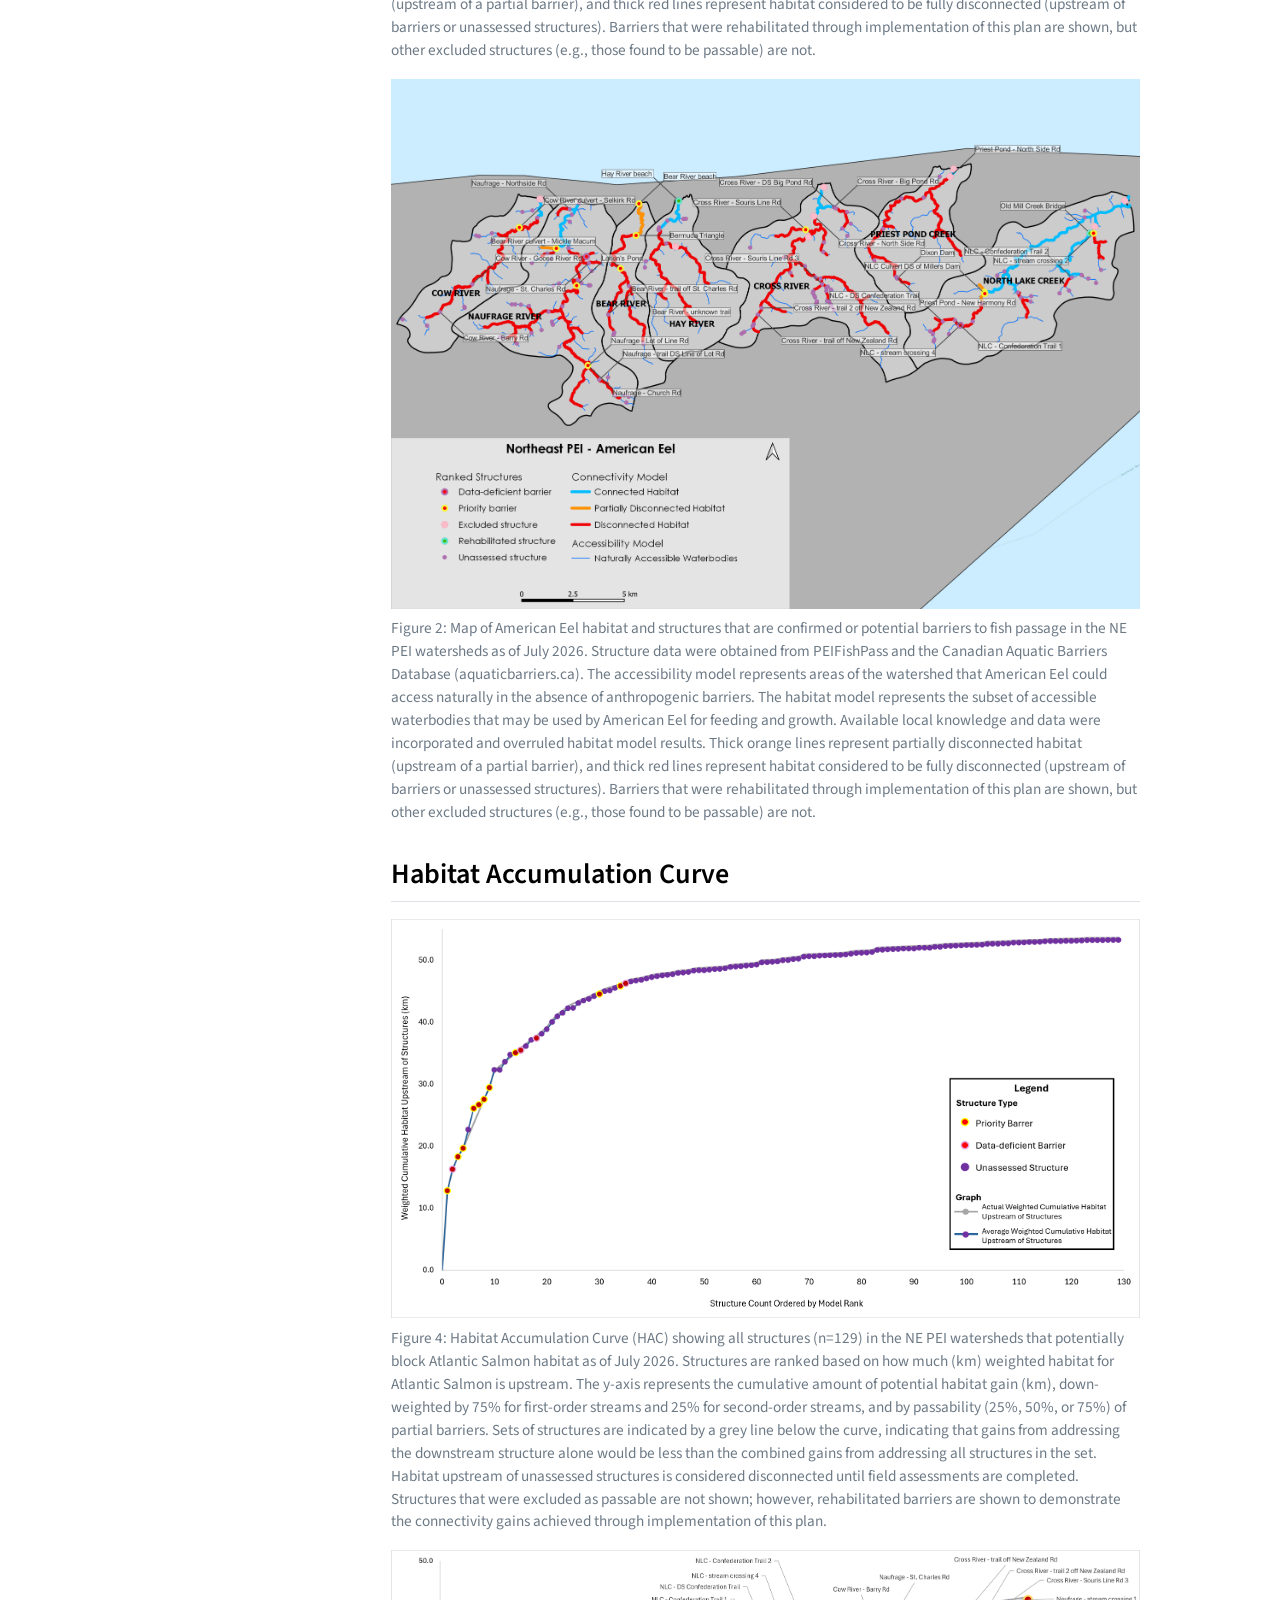
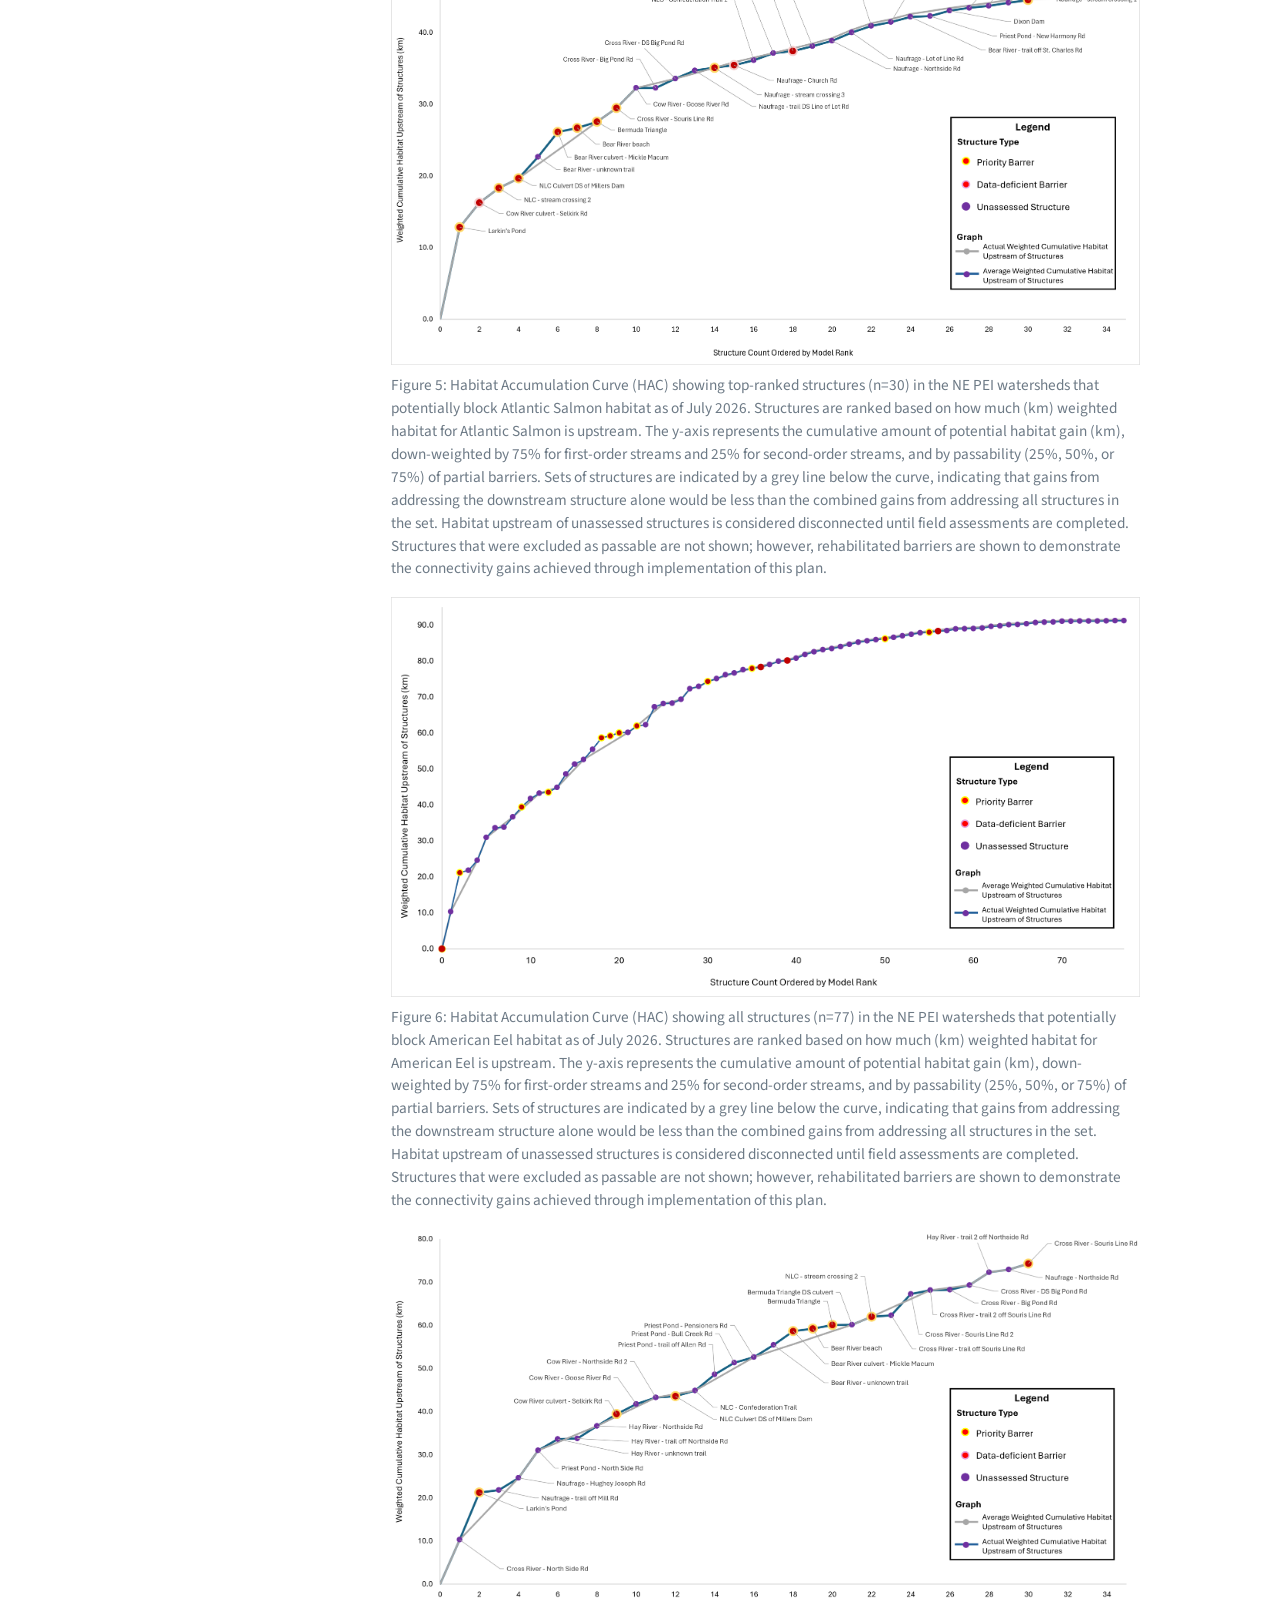
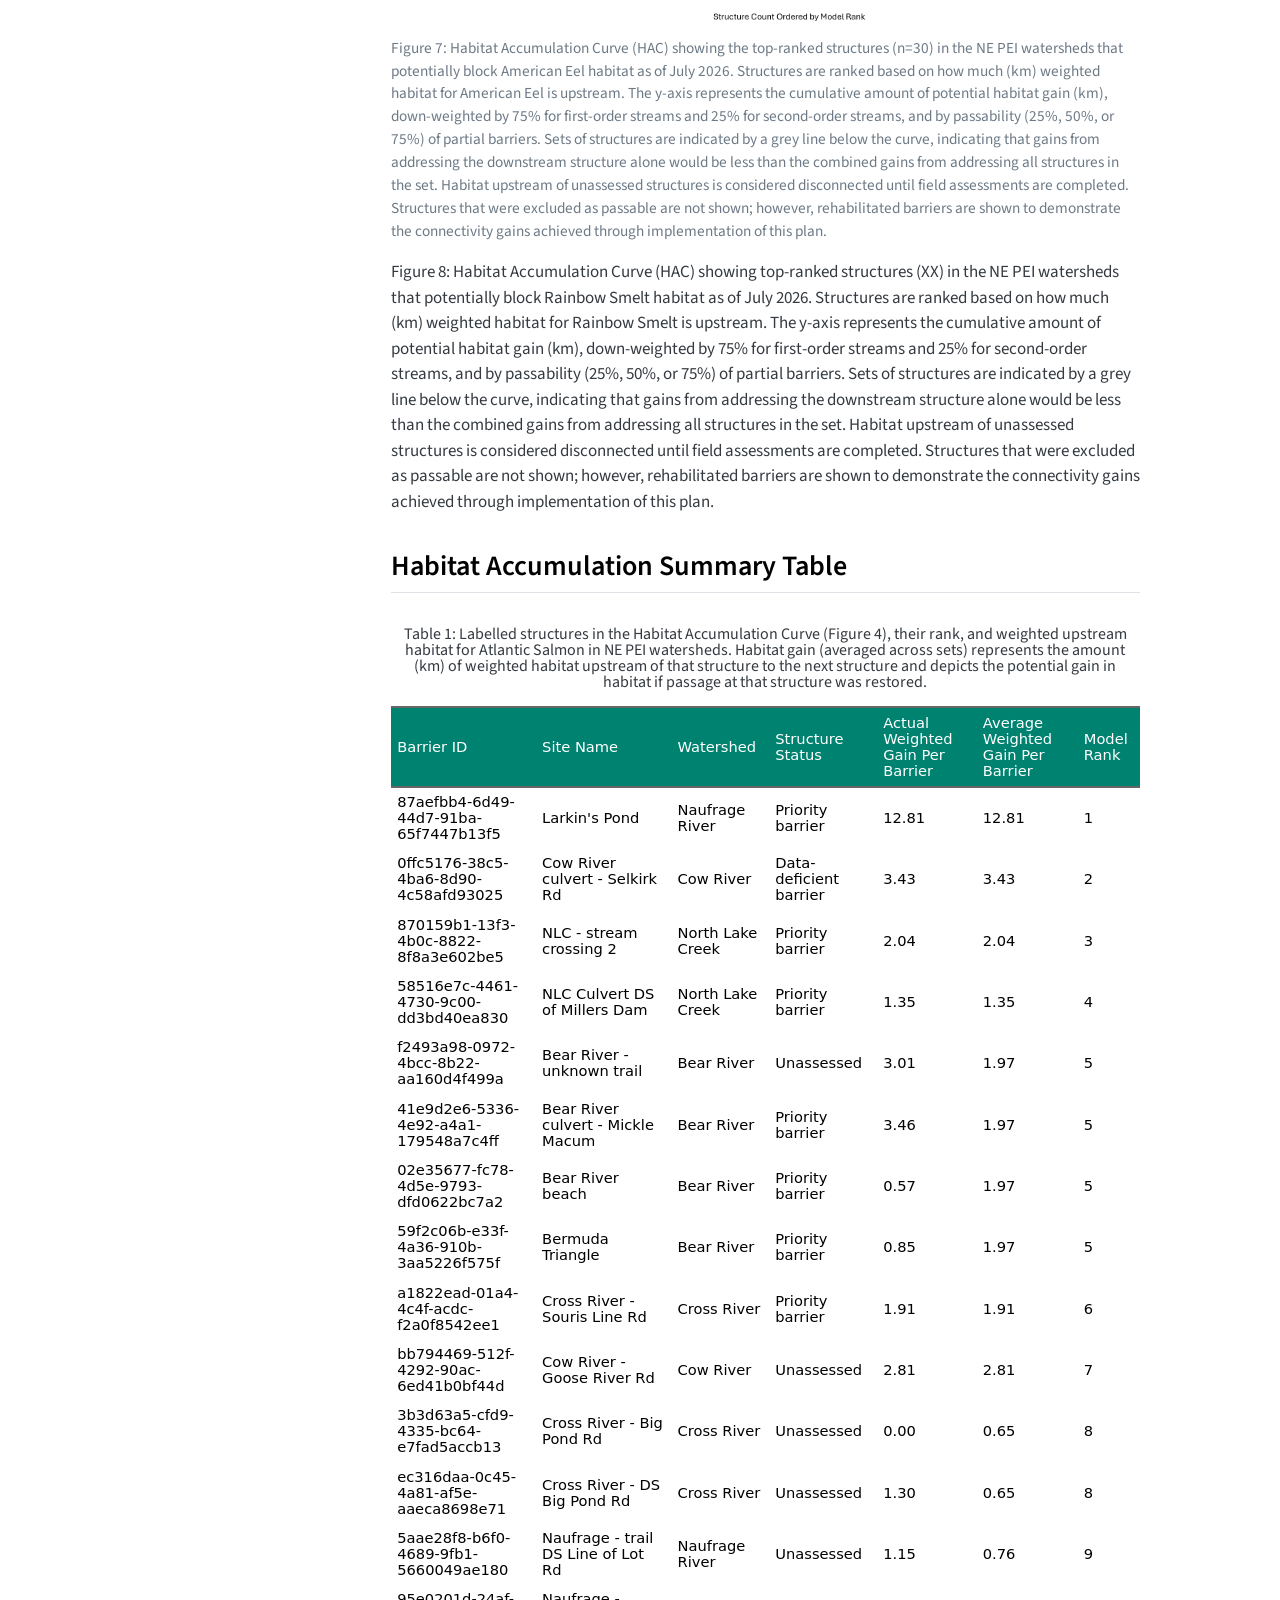
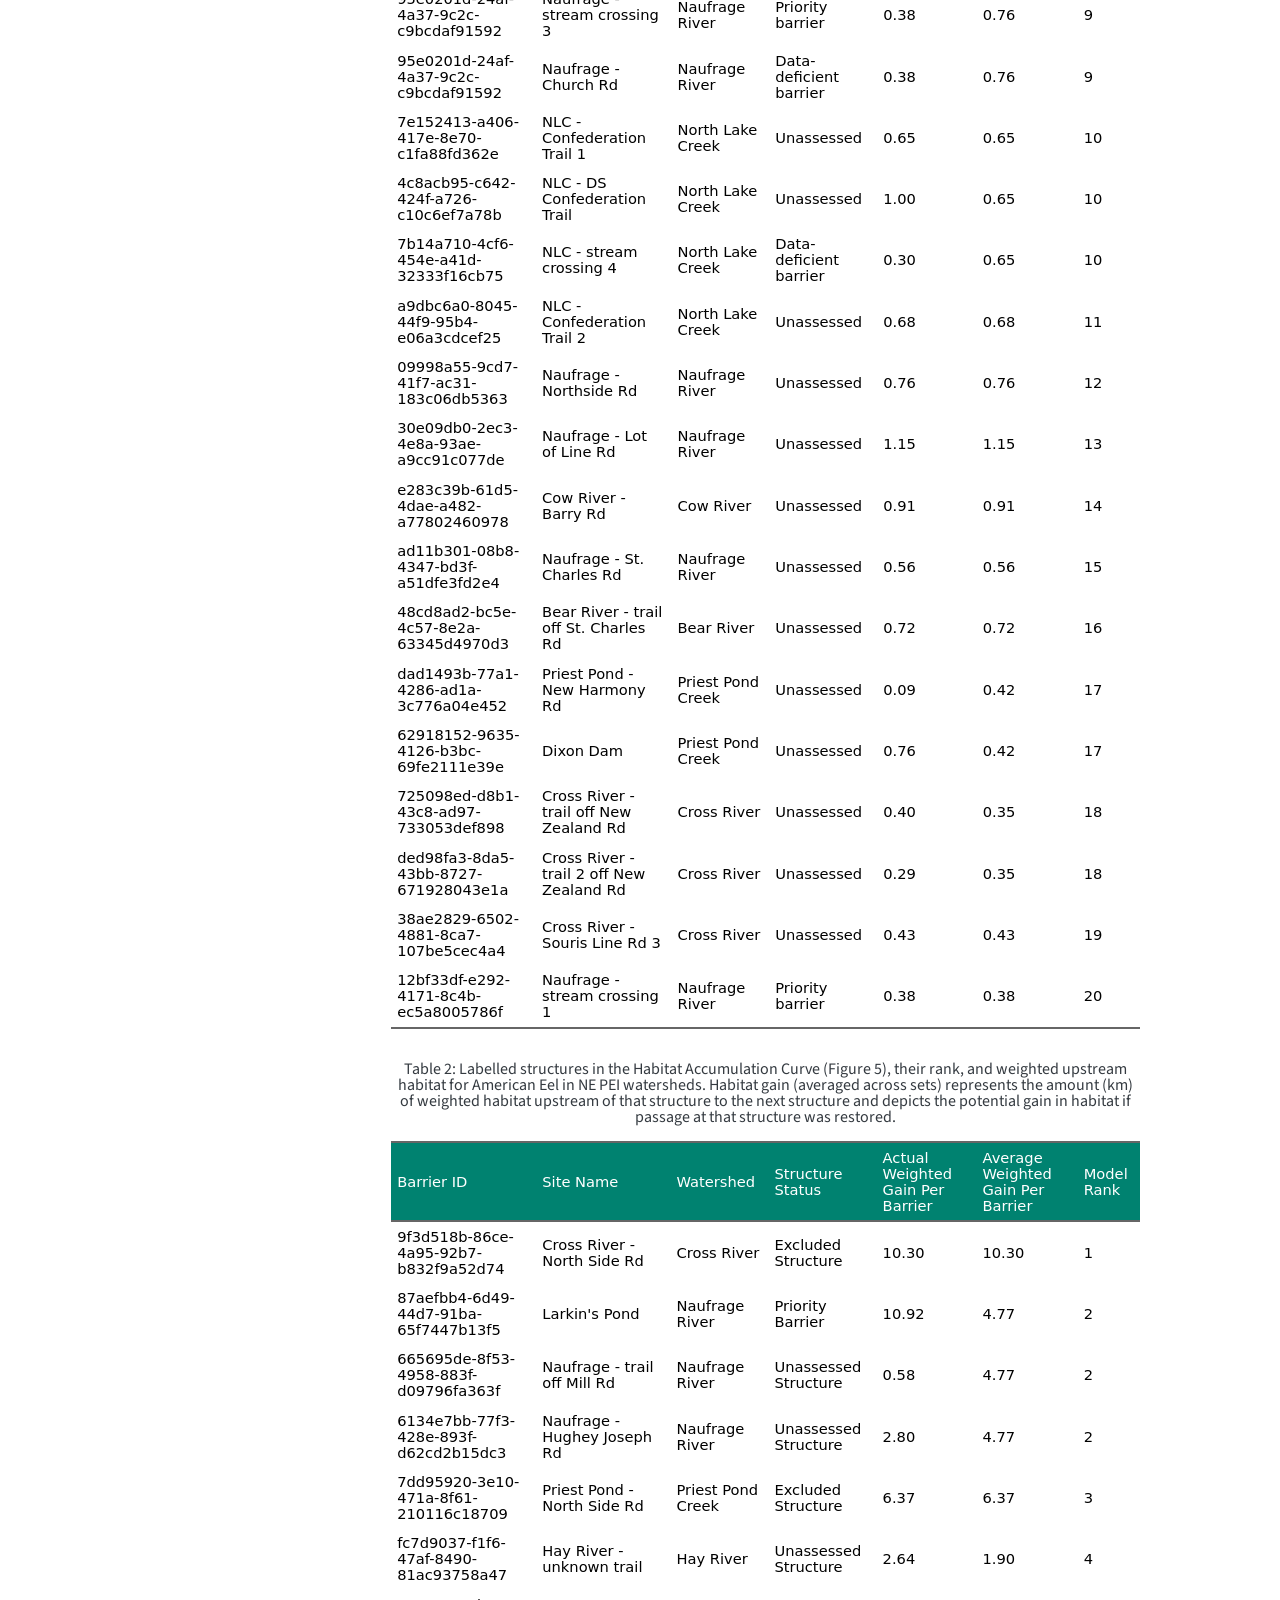
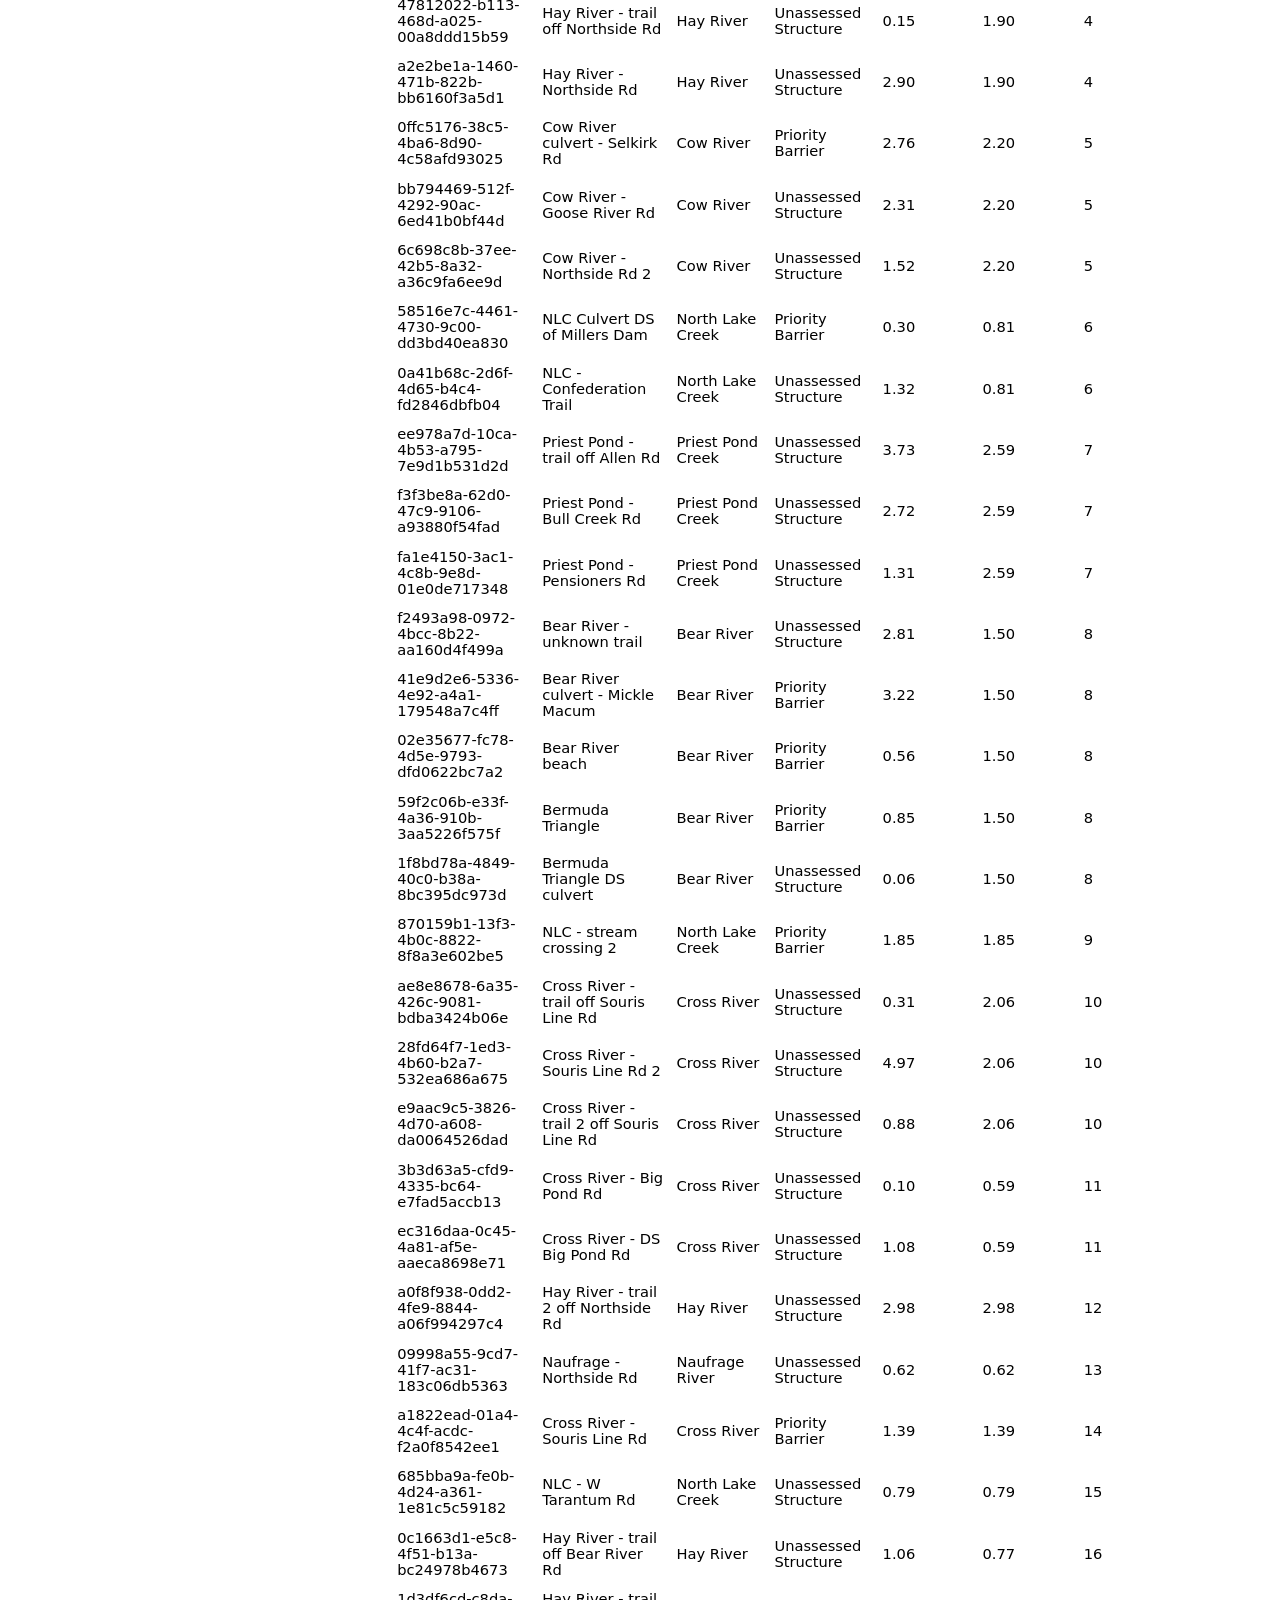
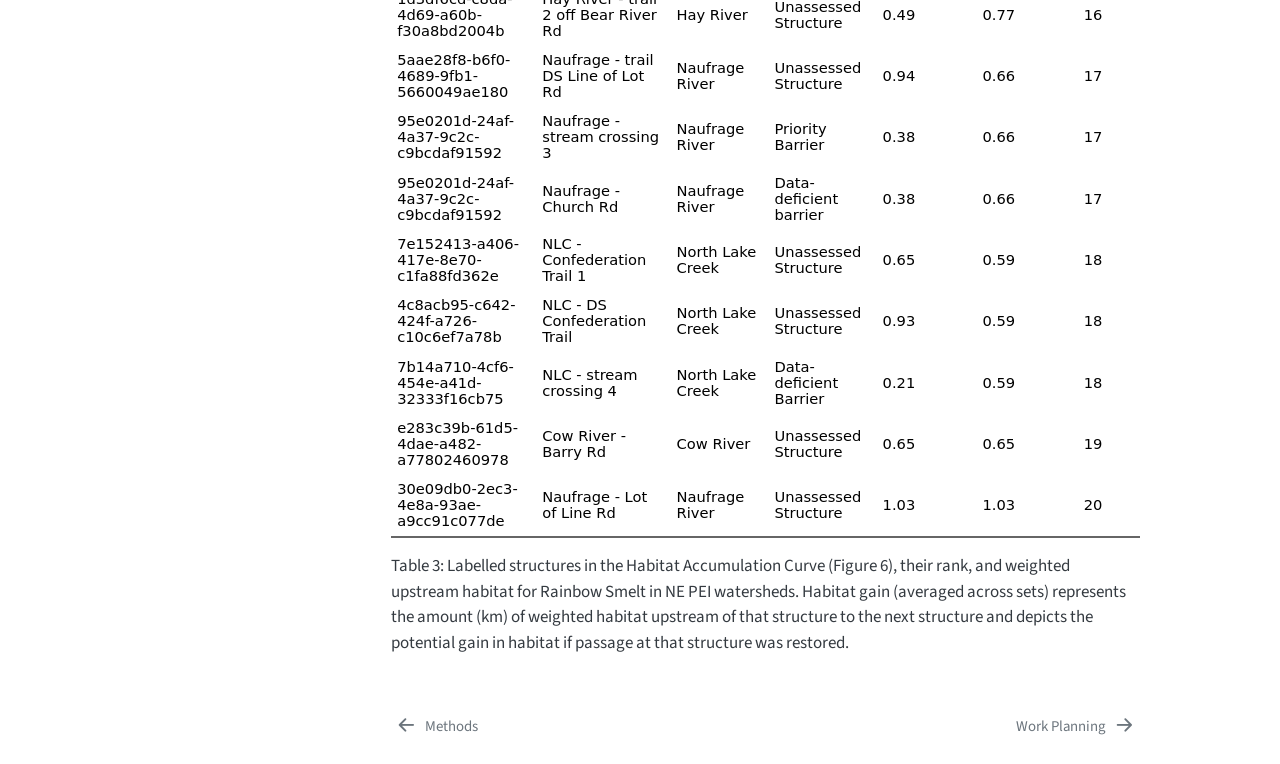
<file: _book/content/connectivity-status.html>
<!DOCTYPE html>
<html xmlns="http://www.w3.org/1999/xhtml" lang="en" xml:lang="en"><head>

<meta charset="utf-8">
<meta name="generator" content="quarto-1.10.18">

<meta name="viewport" content="width=device-width, initial-scale=1.0, user-scalable=yes">


<title>Connectivity Status Results – Northeastern PEI Watershed Connectivity Restoration Plan</title>
<style>
/* Default styles provided by pandoc.
** See https://pandoc.org/MANUAL.html#variables-for-html for config info.
*/
span.smallcaps{font-variant: small-caps;}
div.columns{display: flex; gap: 1.5em;}
div.column{flex: auto;}
@media screen {
div.columns{gap: min(4vw, 1.5em);}
div.column{overflow-x: auto;}
}
div.hanging-indent{margin-left: 1.5em; text-indent: -1.5em;}
ul.task-list{list-style: none;}
ul.task-list li input[type="checkbox"] {
  width: 0.8em;
  margin: 0 0.8em 0.2em -1em; /* quarto-specific, see https://github.com/quarto-dev/quarto-cli/issues/4556 */ 
  vertical-align: middle;
}
</style>


<script src="../site_libs/quarto-nav/quarto-nav.js"></script>
<script src="../site_libs/clipboard/clipboard.min.js"></script>
<script src="../site_libs/quarto-search/autocomplete.umd.js"></script>
<script src="../site_libs/quarto-search/fuse.min.js"></script>
<script src="../site_libs/quarto-search/quarto-search.js"></script>
<meta name="quarto:offset" content="../">
<link href="../content/work-planning.html" rel="next">
<link href="../content/data-methods.html" rel="prev">
<script src="../site_libs/quarto-html/quarto.js" type="module"></script>
<script src="../site_libs/quarto-html/tabsets/tabsets.js" type="module"></script>
<script src="../site_libs/quarto-html/popper.min.js"></script>
<script src="../site_libs/quarto-html/tippy.umd.min.js"></script>
<script src="../site_libs/quarto-html/anchor.min.js"></script>
<link href="../site_libs/quarto-html/tippy.css" rel="stylesheet">
<link href="../site_libs/quarto-html/quarto-syntax-highlighting-64a204ab8560d761af7679ceaba22944.css" rel="stylesheet" id="quarto-text-highlighting-styles">
<script src="../site_libs/bootstrap/bootstrap.min.js"></script>
<link href="../site_libs/bootstrap/bootstrap-icons.css" rel="stylesheet">
<link href="../site_libs/bootstrap/bootstrap-d68e083fcb7a6ebd49264ddc944d4809.min.css" rel="stylesheet" append-hash="true" id="quarto-bootstrap" data-mode="light">
<script id="quarto-search-options" type="application/json">{
  "location": "sidebar",
  "copy-button": false,
  "collapse-after": 3,
  "panel-placement": "start",
  "type": "textbox",
  "limit": 50,
  "keyboard-shortcut": [
    "f",
    "/",
    "s"
  ],
  "show-item-context": false,
  "language": {
    "search-no-results-text": "No results",
    "search-matching-documents-text": "matching documents",
    "search-copy-link-title": "Copy link to search",
    "search-hide-matches-text": "Hide additional matches",
    "search-more-match-text": "more match in this document",
    "search-more-matches-text": "more matches in this document",
    "search-clear-button-title": "Clear",
    "search-text-placeholder": "",
    "search-detached-cancel-button-title": "Cancel",
    "search-submit-button-title": "Submit",
    "search-label": "Search"
  }
}</script>
<style>

      .quarto-title-block .quarto-title-banner {
        background: #f6f6f6;
      }
</style>
<link href="../site_libs/tabwid-1.1.3/tabwid.css" rel="stylesheet">
<script src="../site_libs/tabwid-1.1.3/tabwid.js"></script>


<link rel="stylesheet" href="../style.css">
</head>

<body class="nav-sidebar floating fullcontent quarto-light">

<div id="quarto-search-results"></div>
  <header id="quarto-header" class="headroom fixed-top quarto-banner">
  <nav class="quarto-secondary-nav">
    <div class="container-fluid d-flex">
      <button type="button" class="quarto-btn-toggle btn" data-bs-toggle="collapse" role="button" data-bs-target=".quarto-sidebar-collapse-item" aria-controls="quarto-sidebar" aria-expanded="false" aria-label="Toggle sidebar navigation" onclick="if (window.quartoToggleHeadroom) { window.quartoToggleHeadroom(); }">
        <i class="bi bi-layout-text-sidebar-reverse"></i>
      </button>
        <nav class="quarto-page-breadcrumbs" aria-label="breadcrumb"><ol class="breadcrumb"><li class="breadcrumb-item"><a href="../content/connectivity-status.html">Connectivity Status Results</a></li></ol></nav>
        <a class="flex-grow-1" role="navigation" data-bs-toggle="collapse" data-bs-target=".quarto-sidebar-collapse-item" aria-controls="quarto-sidebar" aria-expanded="false" aria-label="Toggle sidebar navigation" onclick="if (window.quartoToggleHeadroom) { window.quartoToggleHeadroom(); }">      
        </a>
      <button type="button" class="btn quarto-search-button" aria-label="Search" onclick="window.quartoOpenSearch();">
        <i class="bi bi-search"></i>
      </button>
    </div>
  </nav>
</header>
<!-- content -->
<header id="title-block-header" class="quarto-title-block default page-columns page-full">
  <div class="quarto-title-banner page-columns page-full">
    <div class="quarto-title column-body">
      <h1 class="title">Connectivity Status Results</h1>
                      </div>
  </div>
    
  
  <div class="quarto-title-meta">

      
    
      
    </div>
    
  
  </header><div id="quarto-content" class="quarto-container page-columns page-rows-contents page-layout-article">
<!-- sidebar -->
  <nav id="quarto-sidebar" class="sidebar collapse collapse-horizontal quarto-sidebar-collapse-item sidebar-navigation floating overflow-auto">
    <div class="pt-lg-2 mt-2 text-left sidebar-header sidebar-header-stacked">
      <a href="../index.html" class="sidebar-logo-link">
      <img src="../content/images/logo.png" alt="" class="sidebar-logo light-content py-0 d-lg-inline d-none">
      <img src="../content/images/logo.png" alt="" class="sidebar-logo dark-content py-0 d-lg-inline d-none">
      </a>
    <div class="sidebar-title mb-0 py-0">
      <a href="../">Northeastern PEI Watershed Connectivity Restoration Plan</a> 
        <div class="sidebar-tools-main">
    <a href="" title="" class="quarto-navigation-tool px-1" aria-label=""><i class="bi bi-save"></i></a>
</div>
    </div>
      </div>
        <div class="mt-2 flex-shrink-0 align-items-center">
        <div class="sidebar-search">
        <div id="quarto-search" class="" title="Search"></div>
        </div>
        </div>
    <div class="sidebar-menu-container"> 
    <ul class="list-unstyled mt-1">
        <li class="sidebar-item">
  <div class="sidebar-item-container"> 
  <a href="../index.html" class="sidebar-item-text sidebar-link">
 <span class="menu-text">Project Overview</span></a>
  </div>
</li>
        <li class="sidebar-item">
  <div class="sidebar-item-container"> 
  <a href="../content/project-overview.html" class="sidebar-item-text sidebar-link">
 <span class="menu-text">Introduction</span></a>
  </div>
</li>
        <li class="sidebar-item">
  <div class="sidebar-item-container"> 
  <a href="../content/glossary.html" class="sidebar-item-text sidebar-link">
 <span class="menu-text">Glossary</span></a>
  </div>
</li>
        <li class="sidebar-item">
  <div class="sidebar-item-container"> 
  <a href="../content/data-methods.html" class="sidebar-item-text sidebar-link">
 <span class="menu-text">Methods</span></a>
  </div>
</li>
        <li class="sidebar-item">
  <div class="sidebar-item-container"> 
  <a href="../content/connectivity-status.html" class="sidebar-item-text sidebar-link active">
 <span class="menu-text">Connectivity Status Results</span></a>
  </div>
</li>
        <li class="sidebar-item">
  <div class="sidebar-item-container"> 
  <a href="../content/work-planning.html" class="sidebar-item-text sidebar-link">
 <span class="menu-text">Work Planning</span></a>
  </div>
</li>
        <li class="sidebar-item">
  <div class="sidebar-item-container"> 
  <a href="../content/progress-reporting.html" class="sidebar-item-text sidebar-link">
 <span class="menu-text">Progress Reporting</span></a>
  </div>
</li>
        <li class="sidebar-item">
  <div class="sidebar-item-container"> 
  <a href="../content/references.html" class="sidebar-item-text sidebar-link">
 <span class="menu-text">Acknowledgements and References</span></a>
  </div>
</li>
        <li class="sidebar-item sidebar-item-section">
      <div class="sidebar-item-container"> 
            <a class="sidebar-item-text sidebar-link text-start" data-bs-toggle="collapse" data-bs-target="#quarto-sidebar-section-1" role="navigation" aria-expanded="true">
 <span class="menu-text">Appendices</span></a>
          <a class="sidebar-item-toggle text-start" data-bs-toggle="collapse" data-bs-target="#quarto-sidebar-section-1" role="navigation" aria-expanded="true" aria-label="Toggle section">
            <i class="bi bi-chevron-right ms-2"></i>
          </a> 
      </div>
      <ul id="quarto-sidebar-section-1" class="collapse list-unstyled sidebar-section depth1 show">  
          <li class="sidebar-item">
  <div class="sidebar-item-container"> 
  <a href="../content/appendix-a.html" class="sidebar-item-text sidebar-link">
 <span class="menu-text">Appendix A - Structure List Status</span></a>
  </div>
</li>
          <li class="sidebar-item">
  <div class="sidebar-item-container"> 
  <a href="../content/appendix-b.html" class="sidebar-item-text sidebar-link">
 <span class="menu-text">Appendix B - Partners and Detailed Methods</span></a>
  </div>
</li>
      </ul>
  </li>
    </ul>
    </div>
</nav>
<div id="quarto-sidebar-glass" class="quarto-sidebar-collapse-item" data-bs-toggle="collapse" data-bs-target=".quarto-sidebar-collapse-item"></div>
<!-- margin-sidebar -->
    
<!-- main -->
<main class="content quarto-banner-title-block" id="quarto-document-content">





<section id="current-connectivity-status" class="level2 unnumbered">
<h2 class="unnumbered anchored" data-anchor-id="current-connectivity-status">Current Connectivity Status</h2>
<p>In the NE PEI watersheds, 103.74 km of Atlantic Salmon habitat are currently connected to the ocean and 98.37 km are disconnected from it. This means that 51.34% of the 202.11 km of total salmon habitat is connected.</p>
<p>In the NE PEI watersheds, 43.04 km of American Eel habitat are currently connected to the ocean and 132.77 km are disconnected from it. This means that 24.48% of the 176.80 km of total eel habitat is connected.</p>
<p>In the NE PEI watersheds, X km of Rainbow Smelt habitat are currently connected to the ocean and X km are disconnected from it. This means that X% of the X km of total smelt habitat is connected.</p>
</section>
<section id="structure-count" class="level2 unnumbered">
<h2 class="unnumbered anchored" data-anchor-id="structure-count">Structure Count</h2>
<p>In the NE PEI watersheds, 128 structures potentially disconnect Atlantic Salmon habitat. Of these, 10 are identified as barriers in need of rehabilitation (priority barriers), 0 are identified as barriers that do not warrant rehabilitation (non-actionable), and 4 require further field assessment.</p>
<p>In the NE PEI watersheds, 76 structures potentially disconnect American Eel habitat. Of these, 10 are identified as barriers in need of rehabilitation (priority barriers), 0 are identified as barriers that do not warrant rehabilitation (non-actionable), and 4 require further field assessment.</p>
<p>In the NE PEI watersheds, X structures potentially disconnect Rainbow Smelt. Of these, X are identified as barriers in need of rehabilitation (priority barriers), X are identified as barriers that do not warrant rehabilitation (non-actionable), and X require further field assessment.</p>
</section>
<section id="map" class="level2 unnumbered">
<h2 class="unnumbered anchored" data-anchor-id="map">Map</h2>
<div class="quarto-figure quarto-figure-center">
<figure class="figure">
<p><img src="images/Figure1.png" class="img-fluid figure-img"></p>
<figcaption>Figure 1: Map of Atlantic Salmon habitat and structures that are confirmed or potential barriers to fish passage in the NE PEI watersheds as of July 2026. Structure data were obtained from PEIFishPass and the Canadian Aquatic Barriers Database (aquaticbarriers.ca). The accessibility model represents areas of the watershed that Atlantic Salmon could access naturally in the absence of anthropogenic barriers. The habitat model represents the subset of accessible waterbodies that may be used by Atlantic Salmon for spawning and rearing. Available local knowledge and data were incorporated and overruled habitat model results. Thick orange lines represent partially disconnected habitat (upstream of a partial barrier), and thick red lines represent habitat considered to be fully disconnected (upstream of barriers or unassessed structures). Barriers that were rehabilitated through implementation of this plan are shown, but other excluded structures (e.g., those found to be passable) are not.</figcaption>
</figure>
</div>
<div class="quarto-figure quarto-figure-center">
<figure class="figure">
<p><img src="images/Figure2.png" class="img-fluid figure-img"></p>
<figcaption>Figure 2: Map of American Eel habitat and structures that are confirmed or potential barriers to fish passage in the NE PEI watersheds as of July 2026. Structure data were obtained from PEIFishPass and the Canadian Aquatic Barriers Database (aquaticbarriers.ca). The accessibility model represents areas of the watershed that American Eel could access naturally in the absence of anthropogenic barriers. The habitat model represents the subset of accessible waterbodies that may be used by American Eel for feeding and growth. Available local knowledge and data were incorporated and overruled habitat model results. Thick orange lines represent partially disconnected habitat (upstream of a partial barrier), and thick red lines represent habitat considered to be fully disconnected (upstream of barriers or unassessed structures). Barriers that were rehabilitated through implementation of this plan are shown, but other excluded structures (e.g., those found to be passable) are not.</figcaption>
</figure>
</div>
</section>
<section id="habitat-accumulation-curve" class="level2 unnumbered">
<h2 class="unnumbered anchored" data-anchor-id="habitat-accumulation-curve">Habitat Accumulation Curve</h2>
<div class="quarto-figure quarto-figure-center">
<figure class="figure">
<p><img src="images/Figure4.png" class="img-fluid figure-img"></p>
<figcaption>Figure 4: Habitat Accumulation Curve (HAC) showing all structures (n=129) in the NE PEI watersheds that potentially block Atlantic Salmon habitat as of July 2026. Structures are ranked based on how much (km) weighted habitat for Atlantic Salmon is upstream. The y-axis represents the cumulative amount of potential habitat gain (km), down-weighted by 75% for first-order streams and 25% for second-order streams, and by passability (25%, 50%, or 75%) of partial barriers. Sets of structures are indicated by a grey line below the curve, indicating that gains from addressing the downstream structure alone would be less than the combined gains from addressing all structures in the set. Habitat upstream of unassessed structures is considered disconnected until field assessments are completed. Structures that were excluded as passable are not shown; however, rehabilitated barriers are shown to demonstrate the connectivity gains achieved through implementation of this plan.</figcaption>
</figure>
</div>
<div class="quarto-figure quarto-figure-center">
<figure class="figure">
<p><img src="images/Figure5.png" class="img-fluid figure-img"></p>
<figcaption>Figure 5: Habitat Accumulation Curve (HAC) showing top-ranked structures (n=30) in the NE PEI watersheds that potentially block Atlantic Salmon habitat as of July 2026. Structures are ranked based on how much (km) weighted habitat for Atlantic Salmon is upstream. The y-axis represents the cumulative amount of potential habitat gain (km), down-weighted by 75% for first-order streams and 25% for second-order streams, and by passability (25%, 50%, or 75%) of partial barriers. Sets of structures are indicated by a grey line below the curve, indicating that gains from addressing the downstream structure alone would be less than the combined gains from addressing all structures in the set. Habitat upstream of unassessed structures is considered disconnected until field assessments are completed. Structures that were excluded as passable are not shown; however, rehabilitated barriers are shown to demonstrate the connectivity gains achieved through implementation of this plan.</figcaption>
</figure>
</div>
<div class="quarto-figure quarto-figure-center">
<figure class="figure">
<p><img src="images/Figure6.png" class="img-fluid figure-img"></p>
<figcaption>Figure 6: Habitat Accumulation Curve (HAC) showing all structures (n=77) in the NE PEI watersheds that potentially block American Eel habitat as of July 2026. Structures are ranked based on how much (km) weighted habitat for American Eel is upstream. The y-axis represents the cumulative amount of potential habitat gain (km), down-weighted by 75% for first-order streams and 25% for second-order streams, and by passability (25%, 50%, or 75%) of partial barriers. Sets of structures are indicated by a grey line below the curve, indicating that gains from addressing the downstream structure alone would be less than the combined gains from addressing all structures in the set. Habitat upstream of unassessed structures is considered disconnected until field assessments are completed. Structures that were excluded as passable are not shown; however, rehabilitated barriers are shown to demonstrate the connectivity gains achieved through implementation of this plan.</figcaption>
</figure>
</div>
<div class="quarto-figure quarto-figure-center">
<figure class="figure">
<p><img src="images/Figure7.png" class="img-fluid figure-img"></p>
<figcaption>Figure 7: Habitat Accumulation Curve (HAC) showing the top-ranked structures (n=30) in the NE PEI watersheds that potentially block American Eel habitat as of July 2026. Structures are ranked based on how much (km) weighted habitat for American Eel is upstream. The y-axis represents the cumulative amount of potential habitat gain (km), down-weighted by 75% for first-order streams and 25% for second-order streams, and by passability (25%, 50%, or 75%) of partial barriers. Sets of structures are indicated by a grey line below the curve, indicating that gains from addressing the downstream structure alone would be less than the combined gains from addressing all structures in the set. Habitat upstream of unassessed structures is considered disconnected until field assessments are completed. Structures that were excluded as passable are not shown; however, rehabilitated barriers are shown to demonstrate the connectivity gains achieved through implementation of this plan.</figcaption>
</figure>
</div>
<p>Figure 8: Habitat Accumulation Curve (HAC) showing top-ranked structures (XX) in the NE PEI watersheds that potentially block Rainbow Smelt habitat as of July 2026. Structures are ranked based on how much (km) weighted habitat for Rainbow Smelt is upstream. The y-axis represents the cumulative amount of potential habitat gain (km), down-weighted by 75% for first-order streams and 25% for second-order streams, and by passability (25%, 50%, or 75%) of partial barriers. Sets of structures are indicated by a grey line below the curve, indicating that gains from addressing the downstream structure alone would be less than the combined gains from addressing all structures in the set. Habitat upstream of unassessed structures is considered disconnected until field assessments are completed. Structures that were excluded as passable are not shown; however, rehabilitated barriers are shown to demonstrate the connectivity gains achieved through implementation of this plan.</p>
</section>
<section id="habitat-accumulation-summary-table" class="level2">
<h2 class="anchored" data-anchor-id="habitat-accumulation-summary-table">Habitat Accumulation Summary Table</h2>
<div class="cell" data-tbl-cap="Table 1: Labelled structures in the Habitat Accumulation Curve (Figure 4), their rank, and weighted upstream habitat for Atlantic Salmon in NE PEI watersheds. Habitat gain (averaged across sets) represents the amount (km) of weighted habitat upstream of that structure to the next structure and depicts the potential gain in habitat if passage at that structure was restored. ">
<div class="cell-output-display">
<div class="tabwid"><style>.cl-d8bad469{}.cl-2349fc20{font-family:'DejaVu Sans';font-size:11pt;font-weight:normal;font-style:normal;text-decoration:none;color:rgba(255, 255, 255, 1.00);background-color:transparent;}.cl-5430bca3{font-family:'DejaVu Sans';font-size:11pt;font-weight:normal;font-style:normal;text-decoration:none;color:rgba(0, 0, 0, 1.00);background-color:transparent;}.cl-6477613b{margin:0;text-align:left;border-bottom: 0 solid rgba(0, 0, 0, 1.00);border-top: 0 solid rgba(0, 0, 0, 1.00);border-left: 0 solid rgba(0, 0, 0, 1.00);border-right: 0 solid rgba(0, 0, 0, 1.00);padding-bottom:5pt;padding-top:5pt;padding-left:5pt;padding-right:5pt;line-height: 1;background-color:transparent;}.cl-d6eff235{width:3.585in;background-color:rgba(0, 130, 112, 1.00);vertical-align: middle;border-bottom: 1.5pt solid rgba(102, 102, 102, 1.00);border-top: 1.5pt solid rgba(102, 102, 102, 1.00);border-left: 0 solid rgba(0, 0, 0, 1.00);border-right: 0 solid rgba(0, 0, 0, 1.00);margin-bottom:0;margin-top:0;margin-left:0;margin-right:0;}.cl-69c0c8db{width:3.305in;background-color:rgba(0, 130, 112, 1.00);vertical-align: middle;border-bottom: 1.5pt solid rgba(102, 102, 102, 1.00);border-top: 1.5pt solid rgba(102, 102, 102, 1.00);border-left: 0 solid rgba(0, 0, 0, 1.00);border-right: 0 solid rgba(0, 0, 0, 1.00);margin-bottom:0;margin-top:0;margin-left:0;margin-right:0;}.cl-e2e2eccd{width:1.639in;background-color:rgba(0, 130, 112, 1.00);vertical-align: middle;border-bottom: 1.5pt solid rgba(102, 102, 102, 1.00);border-top: 1.5pt solid rgba(102, 102, 102, 1.00);border-left: 0 solid rgba(0, 0, 0, 1.00);border-right: 0 solid rgba(0, 0, 0, 1.00);margin-bottom:0;margin-top:0;margin-left:0;margin-right:0;}.cl-e367c095{width:1.934in;background-color:rgba(0, 130, 112, 1.00);vertical-align: middle;border-bottom: 1.5pt solid rgba(102, 102, 102, 1.00);border-top: 1.5pt solid rgba(102, 102, 102, 1.00);border-left: 0 solid rgba(0, 0, 0, 1.00);border-right: 0 solid rgba(0, 0, 0, 1.00);margin-bottom:0;margin-top:0;margin-left:0;margin-right:0;}.cl-902d9c53{width:2.816in;background-color:rgba(0, 130, 112, 1.00);vertical-align: middle;border-bottom: 1.5pt solid rgba(102, 102, 102, 1.00);border-top: 1.5pt solid rgba(102, 102, 102, 1.00);border-left: 0 solid rgba(0, 0, 0, 1.00);border-right: 0 solid rgba(0, 0, 0, 1.00);margin-bottom:0;margin-top:0;margin-left:0;margin-right:0;}.cl-a58b7d74{width:2.971in;background-color:rgba(0, 130, 112, 1.00);vertical-align: middle;border-bottom: 1.5pt solid rgba(102, 102, 102, 1.00);border-top: 1.5pt solid rgba(102, 102, 102, 1.00);border-left: 0 solid rgba(0, 0, 0, 1.00);border-right: 0 solid rgba(0, 0, 0, 1.00);margin-bottom:0;margin-top:0;margin-left:0;margin-right:0;}.cl-69f3fa81{width:1.178in;background-color:rgba(0, 130, 112, 1.00);vertical-align: middle;border-bottom: 1.5pt solid rgba(102, 102, 102, 1.00);border-top: 1.5pt solid rgba(102, 102, 102, 1.00);border-left: 0 solid rgba(0, 0, 0, 1.00);border-right: 0 solid rgba(0, 0, 0, 1.00);margin-bottom:0;margin-top:0;margin-left:0;margin-right:0;}.cl-a94530aa{width:3.585in;background-color:transparent;vertical-align: middle;border-bottom: 0 solid rgba(0, 0, 0, 1.00);border-top: 0 solid rgba(0, 0, 0, 1.00);border-left: 0 solid rgba(0, 0, 0, 1.00);border-right: 0 solid rgba(0, 0, 0, 1.00);margin-bottom:0;margin-top:0;margin-left:0;margin-right:0;}.cl-3c6779e3{width:3.305in;background-color:transparent;vertical-align: middle;border-bottom: 0 solid rgba(0, 0, 0, 1.00);border-top: 0 solid rgba(0, 0, 0, 1.00);border-left: 0 solid rgba(0, 0, 0, 1.00);border-right: 0 solid rgba(0, 0, 0, 1.00);margin-bottom:0;margin-top:0;margin-left:0;margin-right:0;}.cl-93e5c38b{width:1.639in;background-color:transparent;vertical-align: middle;border-bottom: 0 solid rgba(0, 0, 0, 1.00);border-top: 0 solid rgba(0, 0, 0, 1.00);border-left: 0 solid rgba(0, 0, 0, 1.00);border-right: 0 solid rgba(0, 0, 0, 1.00);margin-bottom:0;margin-top:0;margin-left:0;margin-right:0;}.cl-5a4fa286{width:1.934in;background-color:transparent;vertical-align: middle;border-bottom: 0 solid rgba(0, 0, 0, 1.00);border-top: 0 solid rgba(0, 0, 0, 1.00);border-left: 0 solid rgba(0, 0, 0, 1.00);border-right: 0 solid rgba(0, 0, 0, 1.00);margin-bottom:0;margin-top:0;margin-left:0;margin-right:0;}.cl-42df3fd9{width:2.816in;background-color:transparent;vertical-align: middle;border-bottom: 0 solid rgba(0, 0, 0, 1.00);border-top: 0 solid rgba(0, 0, 0, 1.00);border-left: 0 solid rgba(0, 0, 0, 1.00);border-right: 0 solid rgba(0, 0, 0, 1.00);margin-bottom:0;margin-top:0;margin-left:0;margin-right:0;}.cl-eaf5fad1{width:2.971in;background-color:transparent;vertical-align: middle;border-bottom: 0 solid rgba(0, 0, 0, 1.00);border-top: 0 solid rgba(0, 0, 0, 1.00);border-left: 0 solid rgba(0, 0, 0, 1.00);border-right: 0 solid rgba(0, 0, 0, 1.00);margin-bottom:0;margin-top:0;margin-left:0;margin-right:0;}.cl-025c58ee{width:1.178in;background-color:transparent;vertical-align: middle;border-bottom: 0 solid rgba(0, 0, 0, 1.00);border-top: 0 solid rgba(0, 0, 0, 1.00);border-left: 0 solid rgba(0, 0, 0, 1.00);border-right: 0 solid rgba(0, 0, 0, 1.00);margin-bottom:0;margin-top:0;margin-left:0;margin-right:0;}.cl-9ee9012c{width:3.585in;background-color:transparent;vertical-align: middle;border-bottom: 1.5pt solid rgba(102, 102, 102, 1.00);border-top: 0 solid rgba(0, 0, 0, 1.00);border-left: 0 solid rgba(0, 0, 0, 1.00);border-right: 0 solid rgba(0, 0, 0, 1.00);margin-bottom:0;margin-top:0;margin-left:0;margin-right:0;}.cl-35ed3e14{width:3.305in;background-color:transparent;vertical-align: middle;border-bottom: 1.5pt solid rgba(102, 102, 102, 1.00);border-top: 0 solid rgba(0, 0, 0, 1.00);border-left: 0 solid rgba(0, 0, 0, 1.00);border-right: 0 solid rgba(0, 0, 0, 1.00);margin-bottom:0;margin-top:0;margin-left:0;margin-right:0;}.cl-7208bb0b{width:1.639in;background-color:transparent;vertical-align: middle;border-bottom: 1.5pt solid rgba(102, 102, 102, 1.00);border-top: 0 solid rgba(0, 0, 0, 1.00);border-left: 0 solid rgba(0, 0, 0, 1.00);border-right: 0 solid rgba(0, 0, 0, 1.00);margin-bottom:0;margin-top:0;margin-left:0;margin-right:0;}.cl-604da0f0{width:1.934in;background-color:transparent;vertical-align: middle;border-bottom: 1.5pt solid rgba(102, 102, 102, 1.00);border-top: 0 solid rgba(0, 0, 0, 1.00);border-left: 0 solid rgba(0, 0, 0, 1.00);border-right: 0 solid rgba(0, 0, 0, 1.00);margin-bottom:0;margin-top:0;margin-left:0;margin-right:0;}.cl-3396d66e{width:2.816in;background-color:transparent;vertical-align: middle;border-bottom: 1.5pt solid rgba(102, 102, 102, 1.00);border-top: 0 solid rgba(0, 0, 0, 1.00);border-left: 0 solid rgba(0, 0, 0, 1.00);border-right: 0 solid rgba(0, 0, 0, 1.00);margin-bottom:0;margin-top:0;margin-left:0;margin-right:0;}.cl-e1aef9a0{width:2.971in;background-color:transparent;vertical-align: middle;border-bottom: 1.5pt solid rgba(102, 102, 102, 1.00);border-top: 0 solid rgba(0, 0, 0, 1.00);border-left: 0 solid rgba(0, 0, 0, 1.00);border-right: 0 solid rgba(0, 0, 0, 1.00);margin-bottom:0;margin-top:0;margin-left:0;margin-right:0;}.cl-e9fb608c{width:1.178in;background-color:transparent;vertical-align: middle;border-bottom: 1.5pt solid rgba(102, 102, 102, 1.00);border-top: 0 solid rgba(0, 0, 0, 1.00);border-left: 0 solid rgba(0, 0, 0, 1.00);border-right: 0 solid rgba(0, 0, 0, 1.00);margin-bottom:0;margin-top:0;margin-left:0;margin-right:0;}</style><table data-quarto-disable-processing="true" class="cl-d8bad469"><caption><p>Table 1: Labelled structures in the Habitat Accumulation Curve
(Figure 4), their rank, and weighted upstream habitat for Atlantic
Salmon in NE PEI watersheds. Habitat gain (averaged across sets)
represents the amount (km) of weighted habitat upstream of that
structure to the next structure and depicts the potential gain in
habitat if passage at that structure was restored.</p></caption><thead><tr style="overflow-wrap:break-word;"><th class="cl-d6eff235"><p class="cl-6477613b"><span class="cl-2349fc20">Barrier ID</span></p></th><th class="cl-69c0c8db"><p class="cl-6477613b"><span class="cl-2349fc20">Site Name</span></p></th><th class="cl-e2e2eccd"><p class="cl-6477613b"><span class="cl-2349fc20">Watershed</span></p></th><th class="cl-e367c095"><p class="cl-6477613b"><span class="cl-2349fc20">Structure Status</span></p></th><th class="cl-902d9c53"><p class="cl-6477613b"><span class="cl-2349fc20">Actual Weighted Gain Per Barrier</span></p></th><th class="cl-a58b7d74"><p class="cl-6477613b"><span class="cl-2349fc20">Average Weighted Gain Per Barrier</span></p></th><th class="cl-69f3fa81"><p class="cl-6477613b"><span class="cl-2349fc20">Model Rank</span></p></th></tr></thead><tbody><tr style="overflow-wrap:break-word;"><td class="cl-a94530aa"><p class="cl-6477613b"><span class="cl-5430bca3">87aefbb4-6d49-44d7-91ba-65f7447b13f5</span></p></td><td class="cl-3c6779e3"><p class="cl-6477613b"><span class="cl-5430bca3">Larkin's Pond</span></p></td><td class="cl-93e5c38b"><p class="cl-6477613b"><span class="cl-5430bca3">Naufrage River</span></p></td><td class="cl-5a4fa286"><p class="cl-6477613b"><span class="cl-5430bca3">Priority barrier</span></p></td><td class="cl-42df3fd9"><p class="cl-6477613b"><span class="cl-5430bca3">12.81</span></p></td><td class="cl-eaf5fad1"><p class="cl-6477613b"><span class="cl-5430bca3">12.81</span></p></td><td class="cl-025c58ee"><p class="cl-6477613b"><span class="cl-5430bca3">1</span></p></td></tr><tr style="overflow-wrap:break-word;"><td class="cl-a94530aa"><p class="cl-6477613b"><span class="cl-5430bca3">0ffc5176-38c5-4ba6-8d90-4c58afd93025</span></p></td><td class="cl-3c6779e3"><p class="cl-6477613b"><span class="cl-5430bca3">Cow River culvert - Selkirk Rd</span></p></td><td class="cl-93e5c38b"><p class="cl-6477613b"><span class="cl-5430bca3">Cow River</span></p></td><td class="cl-5a4fa286"><p class="cl-6477613b"><span class="cl-5430bca3">Data-deficient barrier</span></p></td><td class="cl-42df3fd9"><p class="cl-6477613b"><span class="cl-5430bca3">3.43</span></p></td><td class="cl-eaf5fad1"><p class="cl-6477613b"><span class="cl-5430bca3">3.43</span></p></td><td class="cl-025c58ee"><p class="cl-6477613b"><span class="cl-5430bca3">2</span></p></td></tr><tr style="overflow-wrap:break-word;"><td class="cl-a94530aa"><p class="cl-6477613b"><span class="cl-5430bca3">870159b1-13f3-4b0c-8822-8f8a3e602be5</span></p></td><td class="cl-3c6779e3"><p class="cl-6477613b"><span class="cl-5430bca3">NLC - stream crossing 2</span></p></td><td class="cl-93e5c38b"><p class="cl-6477613b"><span class="cl-5430bca3">North Lake Creek</span></p></td><td class="cl-5a4fa286"><p class="cl-6477613b"><span class="cl-5430bca3">Priority barrier</span></p></td><td class="cl-42df3fd9"><p class="cl-6477613b"><span class="cl-5430bca3">2.04</span></p></td><td class="cl-eaf5fad1"><p class="cl-6477613b"><span class="cl-5430bca3">2.04</span></p></td><td class="cl-025c58ee"><p class="cl-6477613b"><span class="cl-5430bca3">3</span></p></td></tr><tr style="overflow-wrap:break-word;"><td class="cl-a94530aa"><p class="cl-6477613b"><span class="cl-5430bca3">58516e7c-4461-4730-9c00-dd3bd40ea830</span></p></td><td class="cl-3c6779e3"><p class="cl-6477613b"><span class="cl-5430bca3">NLC Culvert DS of Millers Dam</span></p></td><td class="cl-93e5c38b"><p class="cl-6477613b"><span class="cl-5430bca3">North Lake Creek</span></p></td><td class="cl-5a4fa286"><p class="cl-6477613b"><span class="cl-5430bca3">Priority barrier</span></p></td><td class="cl-42df3fd9"><p class="cl-6477613b"><span class="cl-5430bca3">1.35</span></p></td><td class="cl-eaf5fad1"><p class="cl-6477613b"><span class="cl-5430bca3">1.35</span></p></td><td class="cl-025c58ee"><p class="cl-6477613b"><span class="cl-5430bca3">4</span></p></td></tr><tr style="overflow-wrap:break-word;"><td class="cl-a94530aa"><p class="cl-6477613b"><span class="cl-5430bca3">f2493a98-0972-4bcc-8b22-aa160d4f499a</span></p></td><td class="cl-3c6779e3"><p class="cl-6477613b"><span class="cl-5430bca3">Bear River - unknown trail</span></p></td><td class="cl-93e5c38b"><p class="cl-6477613b"><span class="cl-5430bca3">Bear River</span></p></td><td class="cl-5a4fa286"><p class="cl-6477613b"><span class="cl-5430bca3">Unassessed</span></p></td><td class="cl-42df3fd9"><p class="cl-6477613b"><span class="cl-5430bca3">3.01</span></p></td><td class="cl-eaf5fad1"><p class="cl-6477613b"><span class="cl-5430bca3">1.97</span></p></td><td class="cl-025c58ee"><p class="cl-6477613b"><span class="cl-5430bca3">5</span></p></td></tr><tr style="overflow-wrap:break-word;"><td class="cl-a94530aa"><p class="cl-6477613b"><span class="cl-5430bca3">41e9d2e6-5336-4e92-a4a1-179548a7c4ff</span></p></td><td class="cl-3c6779e3"><p class="cl-6477613b"><span class="cl-5430bca3">Bear River culvert - Mickle Macum</span></p></td><td class="cl-93e5c38b"><p class="cl-6477613b"><span class="cl-5430bca3">Bear River</span></p></td><td class="cl-5a4fa286"><p class="cl-6477613b"><span class="cl-5430bca3">Priority barrier</span></p></td><td class="cl-42df3fd9"><p class="cl-6477613b"><span class="cl-5430bca3">3.46</span></p></td><td class="cl-eaf5fad1"><p class="cl-6477613b"><span class="cl-5430bca3">1.97</span></p></td><td class="cl-025c58ee"><p class="cl-6477613b"><span class="cl-5430bca3">5</span></p></td></tr><tr style="overflow-wrap:break-word;"><td class="cl-a94530aa"><p class="cl-6477613b"><span class="cl-5430bca3">02e35677-fc78-4d5e-9793-dfd0622bc7a2</span></p></td><td class="cl-3c6779e3"><p class="cl-6477613b"><span class="cl-5430bca3">Bear River beach</span></p></td><td class="cl-93e5c38b"><p class="cl-6477613b"><span class="cl-5430bca3">Bear River</span></p></td><td class="cl-5a4fa286"><p class="cl-6477613b"><span class="cl-5430bca3">Priority barrier</span></p></td><td class="cl-42df3fd9"><p class="cl-6477613b"><span class="cl-5430bca3">0.57</span></p></td><td class="cl-eaf5fad1"><p class="cl-6477613b"><span class="cl-5430bca3">1.97</span></p></td><td class="cl-025c58ee"><p class="cl-6477613b"><span class="cl-5430bca3">5</span></p></td></tr><tr style="overflow-wrap:break-word;"><td class="cl-a94530aa"><p class="cl-6477613b"><span class="cl-5430bca3">59f2c06b-e33f-4a36-910b-3aa5226f575f</span></p></td><td class="cl-3c6779e3"><p class="cl-6477613b"><span class="cl-5430bca3">Bermuda Triangle</span></p></td><td class="cl-93e5c38b"><p class="cl-6477613b"><span class="cl-5430bca3">Bear River</span></p></td><td class="cl-5a4fa286"><p class="cl-6477613b"><span class="cl-5430bca3">Priority barrier</span></p></td><td class="cl-42df3fd9"><p class="cl-6477613b"><span class="cl-5430bca3">0.85</span></p></td><td class="cl-eaf5fad1"><p class="cl-6477613b"><span class="cl-5430bca3">1.97</span></p></td><td class="cl-025c58ee"><p class="cl-6477613b"><span class="cl-5430bca3">5</span></p></td></tr><tr style="overflow-wrap:break-word;"><td class="cl-a94530aa"><p class="cl-6477613b"><span class="cl-5430bca3">a1822ead-01a4-4c4f-acdc-f2a0f8542ee1</span></p></td><td class="cl-3c6779e3"><p class="cl-6477613b"><span class="cl-5430bca3">Cross River - Souris Line Rd</span></p></td><td class="cl-93e5c38b"><p class="cl-6477613b"><span class="cl-5430bca3">Cross River</span></p></td><td class="cl-5a4fa286"><p class="cl-6477613b"><span class="cl-5430bca3">Priority barrier</span></p></td><td class="cl-42df3fd9"><p class="cl-6477613b"><span class="cl-5430bca3">1.91</span></p></td><td class="cl-eaf5fad1"><p class="cl-6477613b"><span class="cl-5430bca3">1.91</span></p></td><td class="cl-025c58ee"><p class="cl-6477613b"><span class="cl-5430bca3">6</span></p></td></tr><tr style="overflow-wrap:break-word;"><td class="cl-a94530aa"><p class="cl-6477613b"><span class="cl-5430bca3">bb794469-512f-4292-90ac-6ed41b0bf44d</span></p></td><td class="cl-3c6779e3"><p class="cl-6477613b"><span class="cl-5430bca3">Cow River - Goose River Rd</span></p></td><td class="cl-93e5c38b"><p class="cl-6477613b"><span class="cl-5430bca3">Cow River</span></p></td><td class="cl-5a4fa286"><p class="cl-6477613b"><span class="cl-5430bca3">Unassessed</span></p></td><td class="cl-42df3fd9"><p class="cl-6477613b"><span class="cl-5430bca3">2.81</span></p></td><td class="cl-eaf5fad1"><p class="cl-6477613b"><span class="cl-5430bca3">2.81</span></p></td><td class="cl-025c58ee"><p class="cl-6477613b"><span class="cl-5430bca3">7</span></p></td></tr><tr style="overflow-wrap:break-word;"><td class="cl-a94530aa"><p class="cl-6477613b"><span class="cl-5430bca3">3b3d63a5-cfd9-4335-bc64-e7fad5accb13</span></p></td><td class="cl-3c6779e3"><p class="cl-6477613b"><span class="cl-5430bca3">Cross River - Big Pond Rd</span></p></td><td class="cl-93e5c38b"><p class="cl-6477613b"><span class="cl-5430bca3">Cross River</span></p></td><td class="cl-5a4fa286"><p class="cl-6477613b"><span class="cl-5430bca3">Unassessed</span></p></td><td class="cl-42df3fd9"><p class="cl-6477613b"><span class="cl-5430bca3">0.00</span></p></td><td class="cl-eaf5fad1"><p class="cl-6477613b"><span class="cl-5430bca3">0.65</span></p></td><td class="cl-025c58ee"><p class="cl-6477613b"><span class="cl-5430bca3">8</span></p></td></tr><tr style="overflow-wrap:break-word;"><td class="cl-a94530aa"><p class="cl-6477613b"><span class="cl-5430bca3">ec316daa-0c45-4a81-af5e-aaeca8698e71</span></p></td><td class="cl-3c6779e3"><p class="cl-6477613b"><span class="cl-5430bca3">Cross River - DS Big Pond Rd</span></p></td><td class="cl-93e5c38b"><p class="cl-6477613b"><span class="cl-5430bca3">Cross River</span></p></td><td class="cl-5a4fa286"><p class="cl-6477613b"><span class="cl-5430bca3">Unassessed</span></p></td><td class="cl-42df3fd9"><p class="cl-6477613b"><span class="cl-5430bca3">1.30</span></p></td><td class="cl-eaf5fad1"><p class="cl-6477613b"><span class="cl-5430bca3">0.65</span></p></td><td class="cl-025c58ee"><p class="cl-6477613b"><span class="cl-5430bca3">8</span></p></td></tr><tr style="overflow-wrap:break-word;"><td class="cl-a94530aa"><p class="cl-6477613b"><span class="cl-5430bca3">5aae28f8-b6f0-4689-9fb1-5660049ae180</span></p></td><td class="cl-3c6779e3"><p class="cl-6477613b"><span class="cl-5430bca3">Naufrage - trail DS Line of Lot Rd</span></p></td><td class="cl-93e5c38b"><p class="cl-6477613b"><span class="cl-5430bca3">Naufrage River</span></p></td><td class="cl-5a4fa286"><p class="cl-6477613b"><span class="cl-5430bca3">Unassessed</span></p></td><td class="cl-42df3fd9"><p class="cl-6477613b"><span class="cl-5430bca3">1.15</span></p></td><td class="cl-eaf5fad1"><p class="cl-6477613b"><span class="cl-5430bca3">0.76</span></p></td><td class="cl-025c58ee"><p class="cl-6477613b"><span class="cl-5430bca3">9</span></p></td></tr><tr style="overflow-wrap:break-word;"><td class="cl-a94530aa"><p class="cl-6477613b"><span class="cl-5430bca3">95e0201d-24af-4a37-9c2c-c9bcdaf91592</span></p></td><td class="cl-3c6779e3"><p class="cl-6477613b"><span class="cl-5430bca3">Naufrage - stream crossing 3</span></p></td><td class="cl-93e5c38b"><p class="cl-6477613b"><span class="cl-5430bca3">Naufrage River</span></p></td><td class="cl-5a4fa286"><p class="cl-6477613b"><span class="cl-5430bca3">Priority barrier</span></p></td><td class="cl-42df3fd9"><p class="cl-6477613b"><span class="cl-5430bca3">0.38</span></p></td><td class="cl-eaf5fad1"><p class="cl-6477613b"><span class="cl-5430bca3">0.76</span></p></td><td class="cl-025c58ee"><p class="cl-6477613b"><span class="cl-5430bca3">9</span></p></td></tr><tr style="overflow-wrap:break-word;"><td class="cl-a94530aa"><p class="cl-6477613b"><span class="cl-5430bca3">95e0201d-24af-4a37-9c2c-c9bcdaf91592</span></p></td><td class="cl-3c6779e3"><p class="cl-6477613b"><span class="cl-5430bca3">Naufrage - Church Rd</span></p></td><td class="cl-93e5c38b"><p class="cl-6477613b"><span class="cl-5430bca3">Naufrage River</span></p></td><td class="cl-5a4fa286"><p class="cl-6477613b"><span class="cl-5430bca3">Data-deficient barrier</span></p></td><td class="cl-42df3fd9"><p class="cl-6477613b"><span class="cl-5430bca3">0.38</span></p></td><td class="cl-eaf5fad1"><p class="cl-6477613b"><span class="cl-5430bca3">0.76</span></p></td><td class="cl-025c58ee"><p class="cl-6477613b"><span class="cl-5430bca3">9</span></p></td></tr><tr style="overflow-wrap:break-word;"><td class="cl-a94530aa"><p class="cl-6477613b"><span class="cl-5430bca3">7e152413-a406-417e-8e70-c1fa88fd362e</span></p></td><td class="cl-3c6779e3"><p class="cl-6477613b"><span class="cl-5430bca3">NLC - Confederation Trail 1</span></p></td><td class="cl-93e5c38b"><p class="cl-6477613b"><span class="cl-5430bca3">North Lake Creek</span></p></td><td class="cl-5a4fa286"><p class="cl-6477613b"><span class="cl-5430bca3">Unassessed</span></p></td><td class="cl-42df3fd9"><p class="cl-6477613b"><span class="cl-5430bca3">0.65</span></p></td><td class="cl-eaf5fad1"><p class="cl-6477613b"><span class="cl-5430bca3">0.65</span></p></td><td class="cl-025c58ee"><p class="cl-6477613b"><span class="cl-5430bca3">10</span></p></td></tr><tr style="overflow-wrap:break-word;"><td class="cl-a94530aa"><p class="cl-6477613b"><span class="cl-5430bca3">4c8acb95-c642-424f-a726-c10c6ef7a78b</span></p></td><td class="cl-3c6779e3"><p class="cl-6477613b"><span class="cl-5430bca3">NLC - DS Confederation Trail</span></p></td><td class="cl-93e5c38b"><p class="cl-6477613b"><span class="cl-5430bca3">North Lake Creek</span></p></td><td class="cl-5a4fa286"><p class="cl-6477613b"><span class="cl-5430bca3">Unassessed</span></p></td><td class="cl-42df3fd9"><p class="cl-6477613b"><span class="cl-5430bca3">1.00</span></p></td><td class="cl-eaf5fad1"><p class="cl-6477613b"><span class="cl-5430bca3">0.65</span></p></td><td class="cl-025c58ee"><p class="cl-6477613b"><span class="cl-5430bca3">10</span></p></td></tr><tr style="overflow-wrap:break-word;"><td class="cl-a94530aa"><p class="cl-6477613b"><span class="cl-5430bca3">7b14a710-4cf6-454e-a41d-32333f16cb75</span></p></td><td class="cl-3c6779e3"><p class="cl-6477613b"><span class="cl-5430bca3">NLC - stream crossing 4</span></p></td><td class="cl-93e5c38b"><p class="cl-6477613b"><span class="cl-5430bca3">North Lake Creek</span></p></td><td class="cl-5a4fa286"><p class="cl-6477613b"><span class="cl-5430bca3">Data-deficient barrier</span></p></td><td class="cl-42df3fd9"><p class="cl-6477613b"><span class="cl-5430bca3">0.30</span></p></td><td class="cl-eaf5fad1"><p class="cl-6477613b"><span class="cl-5430bca3">0.65</span></p></td><td class="cl-025c58ee"><p class="cl-6477613b"><span class="cl-5430bca3">10</span></p></td></tr><tr style="overflow-wrap:break-word;"><td class="cl-a94530aa"><p class="cl-6477613b"><span class="cl-5430bca3">a9dbc6a0-8045-44f9-95b4-e06a3cdcef25</span></p></td><td class="cl-3c6779e3"><p class="cl-6477613b"><span class="cl-5430bca3">NLC - Confederation Trail 2</span></p></td><td class="cl-93e5c38b"><p class="cl-6477613b"><span class="cl-5430bca3">North Lake Creek</span></p></td><td class="cl-5a4fa286"><p class="cl-6477613b"><span class="cl-5430bca3">Unassessed</span></p></td><td class="cl-42df3fd9"><p class="cl-6477613b"><span class="cl-5430bca3">0.68</span></p></td><td class="cl-eaf5fad1"><p class="cl-6477613b"><span class="cl-5430bca3">0.68</span></p></td><td class="cl-025c58ee"><p class="cl-6477613b"><span class="cl-5430bca3">11</span></p></td></tr><tr style="overflow-wrap:break-word;"><td class="cl-a94530aa"><p class="cl-6477613b"><span class="cl-5430bca3">09998a55-9cd7-41f7-ac31-183c06db5363</span></p></td><td class="cl-3c6779e3"><p class="cl-6477613b"><span class="cl-5430bca3">Naufrage - Northside Rd</span></p></td><td class="cl-93e5c38b"><p class="cl-6477613b"><span class="cl-5430bca3">Naufrage River</span></p></td><td class="cl-5a4fa286"><p class="cl-6477613b"><span class="cl-5430bca3">Unassessed</span></p></td><td class="cl-42df3fd9"><p class="cl-6477613b"><span class="cl-5430bca3">0.76</span></p></td><td class="cl-eaf5fad1"><p class="cl-6477613b"><span class="cl-5430bca3">0.76</span></p></td><td class="cl-025c58ee"><p class="cl-6477613b"><span class="cl-5430bca3">12</span></p></td></tr><tr style="overflow-wrap:break-word;"><td class="cl-a94530aa"><p class="cl-6477613b"><span class="cl-5430bca3">30e09db0-2ec3-4e8a-93ae-a9cc91c077de</span></p></td><td class="cl-3c6779e3"><p class="cl-6477613b"><span class="cl-5430bca3">Naufrage - Lot of Line Rd</span></p></td><td class="cl-93e5c38b"><p class="cl-6477613b"><span class="cl-5430bca3">Naufrage River</span></p></td><td class="cl-5a4fa286"><p class="cl-6477613b"><span class="cl-5430bca3">Unassessed</span></p></td><td class="cl-42df3fd9"><p class="cl-6477613b"><span class="cl-5430bca3">1.15</span></p></td><td class="cl-eaf5fad1"><p class="cl-6477613b"><span class="cl-5430bca3">1.15</span></p></td><td class="cl-025c58ee"><p class="cl-6477613b"><span class="cl-5430bca3">13</span></p></td></tr><tr style="overflow-wrap:break-word;"><td class="cl-a94530aa"><p class="cl-6477613b"><span class="cl-5430bca3">e283c39b-61d5-4dae-a482-a77802460978</span></p></td><td class="cl-3c6779e3"><p class="cl-6477613b"><span class="cl-5430bca3">Cow River - Barry Rd</span></p></td><td class="cl-93e5c38b"><p class="cl-6477613b"><span class="cl-5430bca3">Cow River</span></p></td><td class="cl-5a4fa286"><p class="cl-6477613b"><span class="cl-5430bca3">Unassessed</span></p></td><td class="cl-42df3fd9"><p class="cl-6477613b"><span class="cl-5430bca3">0.91</span></p></td><td class="cl-eaf5fad1"><p class="cl-6477613b"><span class="cl-5430bca3">0.91</span></p></td><td class="cl-025c58ee"><p class="cl-6477613b"><span class="cl-5430bca3">14</span></p></td></tr><tr style="overflow-wrap:break-word;"><td class="cl-a94530aa"><p class="cl-6477613b"><span class="cl-5430bca3">ad11b301-08b8-4347-bd3f-a51dfe3fd2e4</span></p></td><td class="cl-3c6779e3"><p class="cl-6477613b"><span class="cl-5430bca3">Naufrage - St. Charles Rd</span></p></td><td class="cl-93e5c38b"><p class="cl-6477613b"><span class="cl-5430bca3">Naufrage River</span></p></td><td class="cl-5a4fa286"><p class="cl-6477613b"><span class="cl-5430bca3">Unassessed</span></p></td><td class="cl-42df3fd9"><p class="cl-6477613b"><span class="cl-5430bca3">0.56</span></p></td><td class="cl-eaf5fad1"><p class="cl-6477613b"><span class="cl-5430bca3">0.56</span></p></td><td class="cl-025c58ee"><p class="cl-6477613b"><span class="cl-5430bca3">15</span></p></td></tr><tr style="overflow-wrap:break-word;"><td class="cl-a94530aa"><p class="cl-6477613b"><span class="cl-5430bca3">48cd8ad2-bc5e-4c57-8e2a-63345d4970d3</span></p></td><td class="cl-3c6779e3"><p class="cl-6477613b"><span class="cl-5430bca3">Bear River - trail off St. Charles Rd</span></p></td><td class="cl-93e5c38b"><p class="cl-6477613b"><span class="cl-5430bca3">Bear River</span></p></td><td class="cl-5a4fa286"><p class="cl-6477613b"><span class="cl-5430bca3">Unassessed</span></p></td><td class="cl-42df3fd9"><p class="cl-6477613b"><span class="cl-5430bca3">0.72</span></p></td><td class="cl-eaf5fad1"><p class="cl-6477613b"><span class="cl-5430bca3">0.72</span></p></td><td class="cl-025c58ee"><p class="cl-6477613b"><span class="cl-5430bca3">16</span></p></td></tr><tr style="overflow-wrap:break-word;"><td class="cl-a94530aa"><p class="cl-6477613b"><span class="cl-5430bca3">dad1493b-77a1-4286-ad1a-3c776a04e452</span></p></td><td class="cl-3c6779e3"><p class="cl-6477613b"><span class="cl-5430bca3">Priest Pond - New Harmony Rd</span></p></td><td class="cl-93e5c38b"><p class="cl-6477613b"><span class="cl-5430bca3">Priest Pond Creek</span></p></td><td class="cl-5a4fa286"><p class="cl-6477613b"><span class="cl-5430bca3">Unassessed</span></p></td><td class="cl-42df3fd9"><p class="cl-6477613b"><span class="cl-5430bca3">0.09</span></p></td><td class="cl-eaf5fad1"><p class="cl-6477613b"><span class="cl-5430bca3">0.42</span></p></td><td class="cl-025c58ee"><p class="cl-6477613b"><span class="cl-5430bca3">17</span></p></td></tr><tr style="overflow-wrap:break-word;"><td class="cl-a94530aa"><p class="cl-6477613b"><span class="cl-5430bca3">62918152-9635-4126-b3bc-69fe2111e39e</span></p></td><td class="cl-3c6779e3"><p class="cl-6477613b"><span class="cl-5430bca3">Dixon Dam</span></p></td><td class="cl-93e5c38b"><p class="cl-6477613b"><span class="cl-5430bca3">Priest Pond Creek</span></p></td><td class="cl-5a4fa286"><p class="cl-6477613b"><span class="cl-5430bca3">Unassessed</span></p></td><td class="cl-42df3fd9"><p class="cl-6477613b"><span class="cl-5430bca3">0.76</span></p></td><td class="cl-eaf5fad1"><p class="cl-6477613b"><span class="cl-5430bca3">0.42</span></p></td><td class="cl-025c58ee"><p class="cl-6477613b"><span class="cl-5430bca3">17</span></p></td></tr><tr style="overflow-wrap:break-word;"><td class="cl-a94530aa"><p class="cl-6477613b"><span class="cl-5430bca3">725098ed-d8b1-43c8-ad97-733053def898</span></p></td><td class="cl-3c6779e3"><p class="cl-6477613b"><span class="cl-5430bca3">Cross River - trail off New Zealand Rd</span></p></td><td class="cl-93e5c38b"><p class="cl-6477613b"><span class="cl-5430bca3">Cross River</span></p></td><td class="cl-5a4fa286"><p class="cl-6477613b"><span class="cl-5430bca3">Unassessed</span></p></td><td class="cl-42df3fd9"><p class="cl-6477613b"><span class="cl-5430bca3">0.40</span></p></td><td class="cl-eaf5fad1"><p class="cl-6477613b"><span class="cl-5430bca3">0.35</span></p></td><td class="cl-025c58ee"><p class="cl-6477613b"><span class="cl-5430bca3">18</span></p></td></tr><tr style="overflow-wrap:break-word;"><td class="cl-a94530aa"><p class="cl-6477613b"><span class="cl-5430bca3">ded98fa3-8da5-43bb-8727-671928043e1a</span></p></td><td class="cl-3c6779e3"><p class="cl-6477613b"><span class="cl-5430bca3">Cross River - trail 2 off New Zealand Rd</span></p></td><td class="cl-93e5c38b"><p class="cl-6477613b"><span class="cl-5430bca3">Cross River</span></p></td><td class="cl-5a4fa286"><p class="cl-6477613b"><span class="cl-5430bca3">Unassessed</span></p></td><td class="cl-42df3fd9"><p class="cl-6477613b"><span class="cl-5430bca3">0.29</span></p></td><td class="cl-eaf5fad1"><p class="cl-6477613b"><span class="cl-5430bca3">0.35</span></p></td><td class="cl-025c58ee"><p class="cl-6477613b"><span class="cl-5430bca3">18</span></p></td></tr><tr style="overflow-wrap:break-word;"><td class="cl-a94530aa"><p class="cl-6477613b"><span class="cl-5430bca3">38ae2829-6502-4881-8ca7-107be5cec4a4</span></p></td><td class="cl-3c6779e3"><p class="cl-6477613b"><span class="cl-5430bca3">Cross River - Souris Line Rd 3</span></p></td><td class="cl-93e5c38b"><p class="cl-6477613b"><span class="cl-5430bca3">Cross River</span></p></td><td class="cl-5a4fa286"><p class="cl-6477613b"><span class="cl-5430bca3">Unassessed</span></p></td><td class="cl-42df3fd9"><p class="cl-6477613b"><span class="cl-5430bca3">0.43</span></p></td><td class="cl-eaf5fad1"><p class="cl-6477613b"><span class="cl-5430bca3">0.43</span></p></td><td class="cl-025c58ee"><p class="cl-6477613b"><span class="cl-5430bca3">19</span></p></td></tr><tr style="overflow-wrap:break-word;"><td class="cl-9ee9012c"><p class="cl-6477613b"><span class="cl-5430bca3">12bf33df-e292-4171-8c4b-ec5a8005786f</span></p></td><td class="cl-35ed3e14"><p class="cl-6477613b"><span class="cl-5430bca3">Naufrage - stream crossing 1</span></p></td><td class="cl-7208bb0b"><p class="cl-6477613b"><span class="cl-5430bca3">Naufrage River</span></p></td><td class="cl-604da0f0"><p class="cl-6477613b"><span class="cl-5430bca3">Priority barrier</span></p></td><td class="cl-3396d66e"><p class="cl-6477613b"><span class="cl-5430bca3">0.38</span></p></td><td class="cl-e1aef9a0"><p class="cl-6477613b"><span class="cl-5430bca3">0.38</span></p></td><td class="cl-e9fb608c"><p class="cl-6477613b"><span class="cl-5430bca3">20</span></p></td></tr></tbody></table></div>
</div>
</div>
<div class="cell" data-tbl-cap="Table 2: Labelled structures in the Habitat Accumulation Curve (Figure 5), their rank, and weighted upstream habitat for American Eel in NE PEI watersheds. Habitat gain (averaged across sets) represents the amount (km) of weighted habitat upstream of that structure to the next structure and depicts the potential gain in habitat if passage at that structure was restored.  ">
<div class="cell-output-display">
<div class="tabwid"><style>.cl-d8bad469{}.cl-2349fc20{font-family:'DejaVu Sans';font-size:11pt;font-weight:normal;font-style:normal;text-decoration:none;color:rgba(255, 255, 255, 1.00);background-color:transparent;}.cl-5430bca3{font-family:'DejaVu Sans';font-size:11pt;font-weight:normal;font-style:normal;text-decoration:none;color:rgba(0, 0, 0, 1.00);background-color:transparent;}.cl-6477613b{margin:0;text-align:left;border-bottom: 0 solid rgba(0, 0, 0, 1.00);border-top: 0 solid rgba(0, 0, 0, 1.00);border-left: 0 solid rgba(0, 0, 0, 1.00);border-right: 0 solid rgba(0, 0, 0, 1.00);padding-bottom:5pt;padding-top:5pt;padding-left:5pt;padding-right:5pt;line-height: 1;background-color:transparent;}.cl-bcabce27{width:3.608in;background-color:rgba(0, 130, 112, 1.00);vertical-align: middle;border-bottom: 1.5pt solid rgba(102, 102, 102, 1.00);border-top: 1.5pt solid rgba(102, 102, 102, 1.00);border-left: 0 solid rgba(0, 0, 0, 1.00);border-right: 0 solid rgba(0, 0, 0, 1.00);margin-bottom:0;margin-top:0;margin-left:0;margin-right:0;}.cl-7c50cbdc{width:3.14in;background-color:rgba(0, 130, 112, 1.00);vertical-align: middle;border-bottom: 1.5pt solid rgba(102, 102, 102, 1.00);border-top: 1.5pt solid rgba(102, 102, 102, 1.00);border-left: 0 solid rgba(0, 0, 0, 1.00);border-right: 0 solid rgba(0, 0, 0, 1.00);margin-bottom:0;margin-top:0;margin-left:0;margin-right:0;}.cl-e2e2eccd{width:1.639in;background-color:rgba(0, 130, 112, 1.00);vertical-align: middle;border-bottom: 1.5pt solid rgba(102, 102, 102, 1.00);border-top: 1.5pt solid rgba(102, 102, 102, 1.00);border-left: 0 solid rgba(0, 0, 0, 1.00);border-right: 0 solid rgba(0, 0, 0, 1.00);margin-bottom:0;margin-top:0;margin-left:0;margin-right:0;}.cl-d3deedcb{width:1.953in;background-color:rgba(0, 130, 112, 1.00);vertical-align: middle;border-bottom: 1.5pt solid rgba(102, 102, 102, 1.00);border-top: 1.5pt solid rgba(102, 102, 102, 1.00);border-left: 0 solid rgba(0, 0, 0, 1.00);border-right: 0 solid rgba(0, 0, 0, 1.00);margin-bottom:0;margin-top:0;margin-left:0;margin-right:0;}.cl-902d9c53{width:2.816in;background-color:rgba(0, 130, 112, 1.00);vertical-align: middle;border-bottom: 1.5pt solid rgba(102, 102, 102, 1.00);border-top: 1.5pt solid rgba(102, 102, 102, 1.00);border-left: 0 solid rgba(0, 0, 0, 1.00);border-right: 0 solid rgba(0, 0, 0, 1.00);margin-bottom:0;margin-top:0;margin-left:0;margin-right:0;}.cl-a58b7d74{width:2.971in;background-color:rgba(0, 130, 112, 1.00);vertical-align: middle;border-bottom: 1.5pt solid rgba(102, 102, 102, 1.00);border-top: 1.5pt solid rgba(102, 102, 102, 1.00);border-left: 0 solid rgba(0, 0, 0, 1.00);border-right: 0 solid rgba(0, 0, 0, 1.00);margin-bottom:0;margin-top:0;margin-left:0;margin-right:0;}.cl-69f3fa81{width:1.178in;background-color:rgba(0, 130, 112, 1.00);vertical-align: middle;border-bottom: 1.5pt solid rgba(102, 102, 102, 1.00);border-top: 1.5pt solid rgba(102, 102, 102, 1.00);border-left: 0 solid rgba(0, 0, 0, 1.00);border-right: 0 solid rgba(0, 0, 0, 1.00);margin-bottom:0;margin-top:0;margin-left:0;margin-right:0;}.cl-c1b0f793{width:3.608in;background-color:transparent;vertical-align: middle;border-bottom: 0 solid rgba(0, 0, 0, 1.00);border-top: 0 solid rgba(0, 0, 0, 1.00);border-left: 0 solid rgba(0, 0, 0, 1.00);border-right: 0 solid rgba(0, 0, 0, 1.00);margin-bottom:0;margin-top:0;margin-left:0;margin-right:0;}.cl-2eabaed7{width:3.14in;background-color:transparent;vertical-align: middle;border-bottom: 0 solid rgba(0, 0, 0, 1.00);border-top: 0 solid rgba(0, 0, 0, 1.00);border-left: 0 solid rgba(0, 0, 0, 1.00);border-right: 0 solid rgba(0, 0, 0, 1.00);margin-bottom:0;margin-top:0;margin-left:0;margin-right:0;}.cl-93e5c38b{width:1.639in;background-color:transparent;vertical-align: middle;border-bottom: 0 solid rgba(0, 0, 0, 1.00);border-top: 0 solid rgba(0, 0, 0, 1.00);border-left: 0 solid rgba(0, 0, 0, 1.00);border-right: 0 solid rgba(0, 0, 0, 1.00);margin-bottom:0;margin-top:0;margin-left:0;margin-right:0;}.cl-9704e573{width:1.953in;background-color:transparent;vertical-align: middle;border-bottom: 0 solid rgba(0, 0, 0, 1.00);border-top: 0 solid rgba(0, 0, 0, 1.00);border-left: 0 solid rgba(0, 0, 0, 1.00);border-right: 0 solid rgba(0, 0, 0, 1.00);margin-bottom:0;margin-top:0;margin-left:0;margin-right:0;}.cl-42df3fd9{width:2.816in;background-color:transparent;vertical-align: middle;border-bottom: 0 solid rgba(0, 0, 0, 1.00);border-top: 0 solid rgba(0, 0, 0, 1.00);border-left: 0 solid rgba(0, 0, 0, 1.00);border-right: 0 solid rgba(0, 0, 0, 1.00);margin-bottom:0;margin-top:0;margin-left:0;margin-right:0;}.cl-eaf5fad1{width:2.971in;background-color:transparent;vertical-align: middle;border-bottom: 0 solid rgba(0, 0, 0, 1.00);border-top: 0 solid rgba(0, 0, 0, 1.00);border-left: 0 solid rgba(0, 0, 0, 1.00);border-right: 0 solid rgba(0, 0, 0, 1.00);margin-bottom:0;margin-top:0;margin-left:0;margin-right:0;}.cl-025c58ee{width:1.178in;background-color:transparent;vertical-align: middle;border-bottom: 0 solid rgba(0, 0, 0, 1.00);border-top: 0 solid rgba(0, 0, 0, 1.00);border-left: 0 solid rgba(0, 0, 0, 1.00);border-right: 0 solid rgba(0, 0, 0, 1.00);margin-bottom:0;margin-top:0;margin-left:0;margin-right:0;}.cl-eac75884{width:3.608in;background-color:transparent;vertical-align: middle;border-bottom: 1.5pt solid rgba(102, 102, 102, 1.00);border-top: 0 solid rgba(0, 0, 0, 1.00);border-left: 0 solid rgba(0, 0, 0, 1.00);border-right: 0 solid rgba(0, 0, 0, 1.00);margin-bottom:0;margin-top:0;margin-left:0;margin-right:0;}.cl-bc047478{width:3.14in;background-color:transparent;vertical-align: middle;border-bottom: 1.5pt solid rgba(102, 102, 102, 1.00);border-top: 0 solid rgba(0, 0, 0, 1.00);border-left: 0 solid rgba(0, 0, 0, 1.00);border-right: 0 solid rgba(0, 0, 0, 1.00);margin-bottom:0;margin-top:0;margin-left:0;margin-right:0;}.cl-7208bb0b{width:1.639in;background-color:transparent;vertical-align: middle;border-bottom: 1.5pt solid rgba(102, 102, 102, 1.00);border-top: 0 solid rgba(0, 0, 0, 1.00);border-left: 0 solid rgba(0, 0, 0, 1.00);border-right: 0 solid rgba(0, 0, 0, 1.00);margin-bottom:0;margin-top:0;margin-left:0;margin-right:0;}.cl-52524a3e{width:1.953in;background-color:transparent;vertical-align: middle;border-bottom: 1.5pt solid rgba(102, 102, 102, 1.00);border-top: 0 solid rgba(0, 0, 0, 1.00);border-left: 0 solid rgba(0, 0, 0, 1.00);border-right: 0 solid rgba(0, 0, 0, 1.00);margin-bottom:0;margin-top:0;margin-left:0;margin-right:0;}.cl-3396d66e{width:2.816in;background-color:transparent;vertical-align: middle;border-bottom: 1.5pt solid rgba(102, 102, 102, 1.00);border-top: 0 solid rgba(0, 0, 0, 1.00);border-left: 0 solid rgba(0, 0, 0, 1.00);border-right: 0 solid rgba(0, 0, 0, 1.00);margin-bottom:0;margin-top:0;margin-left:0;margin-right:0;}.cl-e1aef9a0{width:2.971in;background-color:transparent;vertical-align: middle;border-bottom: 1.5pt solid rgba(102, 102, 102, 1.00);border-top: 0 solid rgba(0, 0, 0, 1.00);border-left: 0 solid rgba(0, 0, 0, 1.00);border-right: 0 solid rgba(0, 0, 0, 1.00);margin-bottom:0;margin-top:0;margin-left:0;margin-right:0;}.cl-e9fb608c{width:1.178in;background-color:transparent;vertical-align: middle;border-bottom: 1.5pt solid rgba(102, 102, 102, 1.00);border-top: 0 solid rgba(0, 0, 0, 1.00);border-left: 0 solid rgba(0, 0, 0, 1.00);border-right: 0 solid rgba(0, 0, 0, 1.00);margin-bottom:0;margin-top:0;margin-left:0;margin-right:0;}</style><table data-quarto-disable-processing="true" class="cl-d8bad469"><caption><p>Table 2: Labelled structures in the Habitat Accumulation Curve
(Figure 5), their rank, and weighted upstream habitat for American Eel
in NE PEI watersheds. Habitat gain (averaged across sets) represents the
amount (km) of weighted habitat upstream of that structure to the next
structure and depicts the potential gain in habitat if passage at that
structure was restored.</p></caption><thead><tr style="overflow-wrap:break-word;"><th class="cl-bcabce27"><p class="cl-6477613b"><span class="cl-2349fc20">Barrier ID</span></p></th><th class="cl-7c50cbdc"><p class="cl-6477613b"><span class="cl-2349fc20">Site Name</span></p></th><th class="cl-e2e2eccd"><p class="cl-6477613b"><span class="cl-2349fc20">Watershed</span></p></th><th class="cl-d3deedcb"><p class="cl-6477613b"><span class="cl-2349fc20">Structure Status</span></p></th><th class="cl-902d9c53"><p class="cl-6477613b"><span class="cl-2349fc20">Actual Weighted Gain Per Barrier</span></p></th><th class="cl-a58b7d74"><p class="cl-6477613b"><span class="cl-2349fc20">Average Weighted Gain Per Barrier</span></p></th><th class="cl-69f3fa81"><p class="cl-6477613b"><span class="cl-2349fc20">Model Rank</span></p></th></tr></thead><tbody><tr style="overflow-wrap:break-word;"><td class="cl-c1b0f793"><p class="cl-6477613b"><span class="cl-5430bca3">9f3d518b-86ce-4a95-92b7-b832f9a52d74</span></p></td><td class="cl-2eabaed7"><p class="cl-6477613b"><span class="cl-5430bca3">Cross River - North Side Rd</span></p></td><td class="cl-93e5c38b"><p class="cl-6477613b"><span class="cl-5430bca3">Cross River</span></p></td><td class="cl-9704e573"><p class="cl-6477613b"><span class="cl-5430bca3">Excluded Structure</span></p></td><td class="cl-42df3fd9"><p class="cl-6477613b"><span class="cl-5430bca3">10.30</span></p></td><td class="cl-eaf5fad1"><p class="cl-6477613b"><span class="cl-5430bca3">10.30</span></p></td><td class="cl-025c58ee"><p class="cl-6477613b"><span class="cl-5430bca3">1</span></p></td></tr><tr style="overflow-wrap:break-word;"><td class="cl-c1b0f793"><p class="cl-6477613b"><span class="cl-5430bca3">87aefbb4-6d49-44d7-91ba-65f7447b13f5</span></p></td><td class="cl-2eabaed7"><p class="cl-6477613b"><span class="cl-5430bca3">Larkin's Pond</span></p></td><td class="cl-93e5c38b"><p class="cl-6477613b"><span class="cl-5430bca3">Naufrage River</span></p></td><td class="cl-9704e573"><p class="cl-6477613b"><span class="cl-5430bca3">Priority Barrier</span></p></td><td class="cl-42df3fd9"><p class="cl-6477613b"><span class="cl-5430bca3">10.92</span></p></td><td class="cl-eaf5fad1"><p class="cl-6477613b"><span class="cl-5430bca3">4.77</span></p></td><td class="cl-025c58ee"><p class="cl-6477613b"><span class="cl-5430bca3">2</span></p></td></tr><tr style="overflow-wrap:break-word;"><td class="cl-c1b0f793"><p class="cl-6477613b"><span class="cl-5430bca3">665695de-8f53-4958-883f-d09796fa363f</span></p></td><td class="cl-2eabaed7"><p class="cl-6477613b"><span class="cl-5430bca3">Naufrage - trail off Mill Rd</span></p></td><td class="cl-93e5c38b"><p class="cl-6477613b"><span class="cl-5430bca3">Naufrage River</span></p></td><td class="cl-9704e573"><p class="cl-6477613b"><span class="cl-5430bca3">Unassessed Structure</span></p></td><td class="cl-42df3fd9"><p class="cl-6477613b"><span class="cl-5430bca3">0.58</span></p></td><td class="cl-eaf5fad1"><p class="cl-6477613b"><span class="cl-5430bca3">4.77</span></p></td><td class="cl-025c58ee"><p class="cl-6477613b"><span class="cl-5430bca3">2</span></p></td></tr><tr style="overflow-wrap:break-word;"><td class="cl-c1b0f793"><p class="cl-6477613b"><span class="cl-5430bca3">6134e7bb-77f3-428e-893f-d62cd2b15dc3</span></p></td><td class="cl-2eabaed7"><p class="cl-6477613b"><span class="cl-5430bca3">Naufrage - Hughey Joseph Rd</span></p></td><td class="cl-93e5c38b"><p class="cl-6477613b"><span class="cl-5430bca3">Naufrage River</span></p></td><td class="cl-9704e573"><p class="cl-6477613b"><span class="cl-5430bca3">Unassessed Structure</span></p></td><td class="cl-42df3fd9"><p class="cl-6477613b"><span class="cl-5430bca3">2.80</span></p></td><td class="cl-eaf5fad1"><p class="cl-6477613b"><span class="cl-5430bca3">4.77</span></p></td><td class="cl-025c58ee"><p class="cl-6477613b"><span class="cl-5430bca3">2</span></p></td></tr><tr style="overflow-wrap:break-word;"><td class="cl-c1b0f793"><p class="cl-6477613b"><span class="cl-5430bca3">7dd95920-3e10-471a-8f61-210116c18709</span></p></td><td class="cl-2eabaed7"><p class="cl-6477613b"><span class="cl-5430bca3">Priest Pond - North Side Rd</span></p></td><td class="cl-93e5c38b"><p class="cl-6477613b"><span class="cl-5430bca3">Priest Pond Creek</span></p></td><td class="cl-9704e573"><p class="cl-6477613b"><span class="cl-5430bca3">Excluded Structure</span></p></td><td class="cl-42df3fd9"><p class="cl-6477613b"><span class="cl-5430bca3">6.37</span></p></td><td class="cl-eaf5fad1"><p class="cl-6477613b"><span class="cl-5430bca3">6.37</span></p></td><td class="cl-025c58ee"><p class="cl-6477613b"><span class="cl-5430bca3">3</span></p></td></tr><tr style="overflow-wrap:break-word;"><td class="cl-c1b0f793"><p class="cl-6477613b"><span class="cl-5430bca3">fc7d9037-f1f6-47af-8490-81ac93758a47</span></p></td><td class="cl-2eabaed7"><p class="cl-6477613b"><span class="cl-5430bca3">Hay River - unknown trail</span></p></td><td class="cl-93e5c38b"><p class="cl-6477613b"><span class="cl-5430bca3">Hay River</span></p></td><td class="cl-9704e573"><p class="cl-6477613b"><span class="cl-5430bca3">Unassessed Structure</span></p></td><td class="cl-42df3fd9"><p class="cl-6477613b"><span class="cl-5430bca3">2.64</span></p></td><td class="cl-eaf5fad1"><p class="cl-6477613b"><span class="cl-5430bca3">1.90</span></p></td><td class="cl-025c58ee"><p class="cl-6477613b"><span class="cl-5430bca3">4</span></p></td></tr><tr style="overflow-wrap:break-word;"><td class="cl-c1b0f793"><p class="cl-6477613b"><span class="cl-5430bca3">47812022-b113-468d-a025-00a8ddd15b59</span></p></td><td class="cl-2eabaed7"><p class="cl-6477613b"><span class="cl-5430bca3">Hay River - trail off Northside Rd</span></p></td><td class="cl-93e5c38b"><p class="cl-6477613b"><span class="cl-5430bca3">Hay River</span></p></td><td class="cl-9704e573"><p class="cl-6477613b"><span class="cl-5430bca3">Unassessed Structure</span></p></td><td class="cl-42df3fd9"><p class="cl-6477613b"><span class="cl-5430bca3">0.15</span></p></td><td class="cl-eaf5fad1"><p class="cl-6477613b"><span class="cl-5430bca3">1.90</span></p></td><td class="cl-025c58ee"><p class="cl-6477613b"><span class="cl-5430bca3">4</span></p></td></tr><tr style="overflow-wrap:break-word;"><td class="cl-c1b0f793"><p class="cl-6477613b"><span class="cl-5430bca3">a2e2be1a-1460-471b-822b-bb6160f3a5d1</span></p></td><td class="cl-2eabaed7"><p class="cl-6477613b"><span class="cl-5430bca3">Hay River - Northside Rd</span></p></td><td class="cl-93e5c38b"><p class="cl-6477613b"><span class="cl-5430bca3">Hay River</span></p></td><td class="cl-9704e573"><p class="cl-6477613b"><span class="cl-5430bca3">Unassessed Structure</span></p></td><td class="cl-42df3fd9"><p class="cl-6477613b"><span class="cl-5430bca3">2.90</span></p></td><td class="cl-eaf5fad1"><p class="cl-6477613b"><span class="cl-5430bca3">1.90</span></p></td><td class="cl-025c58ee"><p class="cl-6477613b"><span class="cl-5430bca3">4</span></p></td></tr><tr style="overflow-wrap:break-word;"><td class="cl-c1b0f793"><p class="cl-6477613b"><span class="cl-5430bca3">0ffc5176-38c5-4ba6-8d90-4c58afd93025</span></p></td><td class="cl-2eabaed7"><p class="cl-6477613b"><span class="cl-5430bca3">Cow River culvert - Selkirk Rd</span></p></td><td class="cl-93e5c38b"><p class="cl-6477613b"><span class="cl-5430bca3">Cow River</span></p></td><td class="cl-9704e573"><p class="cl-6477613b"><span class="cl-5430bca3">Priority Barrier</span></p></td><td class="cl-42df3fd9"><p class="cl-6477613b"><span class="cl-5430bca3">2.76</span></p></td><td class="cl-eaf5fad1"><p class="cl-6477613b"><span class="cl-5430bca3">2.20</span></p></td><td class="cl-025c58ee"><p class="cl-6477613b"><span class="cl-5430bca3">5</span></p></td></tr><tr style="overflow-wrap:break-word;"><td class="cl-c1b0f793"><p class="cl-6477613b"><span class="cl-5430bca3">bb794469-512f-4292-90ac-6ed41b0bf44d</span></p></td><td class="cl-2eabaed7"><p class="cl-6477613b"><span class="cl-5430bca3">Cow River - Goose River Rd</span></p></td><td class="cl-93e5c38b"><p class="cl-6477613b"><span class="cl-5430bca3">Cow River</span></p></td><td class="cl-9704e573"><p class="cl-6477613b"><span class="cl-5430bca3">Unassessed Structure</span></p></td><td class="cl-42df3fd9"><p class="cl-6477613b"><span class="cl-5430bca3">2.31</span></p></td><td class="cl-eaf5fad1"><p class="cl-6477613b"><span class="cl-5430bca3">2.20</span></p></td><td class="cl-025c58ee"><p class="cl-6477613b"><span class="cl-5430bca3">5</span></p></td></tr><tr style="overflow-wrap:break-word;"><td class="cl-c1b0f793"><p class="cl-6477613b"><span class="cl-5430bca3">6c698c8b-37ee-42b5-8a32-a36c9fa6ee9d</span></p></td><td class="cl-2eabaed7"><p class="cl-6477613b"><span class="cl-5430bca3">Cow River - Northside Rd 2</span></p></td><td class="cl-93e5c38b"><p class="cl-6477613b"><span class="cl-5430bca3">Cow River</span></p></td><td class="cl-9704e573"><p class="cl-6477613b"><span class="cl-5430bca3">Unassessed Structure</span></p></td><td class="cl-42df3fd9"><p class="cl-6477613b"><span class="cl-5430bca3">1.52</span></p></td><td class="cl-eaf5fad1"><p class="cl-6477613b"><span class="cl-5430bca3">2.20</span></p></td><td class="cl-025c58ee"><p class="cl-6477613b"><span class="cl-5430bca3">5</span></p></td></tr><tr style="overflow-wrap:break-word;"><td class="cl-c1b0f793"><p class="cl-6477613b"><span class="cl-5430bca3">58516e7c-4461-4730-9c00-dd3bd40ea830</span></p></td><td class="cl-2eabaed7"><p class="cl-6477613b"><span class="cl-5430bca3">NLC Culvert DS of Millers Dam</span></p></td><td class="cl-93e5c38b"><p class="cl-6477613b"><span class="cl-5430bca3">North Lake Creek</span></p></td><td class="cl-9704e573"><p class="cl-6477613b"><span class="cl-5430bca3">Priority Barrier</span></p></td><td class="cl-42df3fd9"><p class="cl-6477613b"><span class="cl-5430bca3">0.30</span></p></td><td class="cl-eaf5fad1"><p class="cl-6477613b"><span class="cl-5430bca3">0.81</span></p></td><td class="cl-025c58ee"><p class="cl-6477613b"><span class="cl-5430bca3">6</span></p></td></tr><tr style="overflow-wrap:break-word;"><td class="cl-c1b0f793"><p class="cl-6477613b"><span class="cl-5430bca3">0a41b68c-2d6f-4d65-b4c4-fd2846dbfb04</span></p></td><td class="cl-2eabaed7"><p class="cl-6477613b"><span class="cl-5430bca3">NLC - Confederation Trail</span></p></td><td class="cl-93e5c38b"><p class="cl-6477613b"><span class="cl-5430bca3">North Lake Creek</span></p></td><td class="cl-9704e573"><p class="cl-6477613b"><span class="cl-5430bca3">Unassessed Structure</span></p></td><td class="cl-42df3fd9"><p class="cl-6477613b"><span class="cl-5430bca3">1.32</span></p></td><td class="cl-eaf5fad1"><p class="cl-6477613b"><span class="cl-5430bca3">0.81</span></p></td><td class="cl-025c58ee"><p class="cl-6477613b"><span class="cl-5430bca3">6</span></p></td></tr><tr style="overflow-wrap:break-word;"><td class="cl-c1b0f793"><p class="cl-6477613b"><span class="cl-5430bca3">ee978a7d-10ca-4b53-a795-7e9d1b531d2d</span></p></td><td class="cl-2eabaed7"><p class="cl-6477613b"><span class="cl-5430bca3">Priest Pond - trail off Allen Rd</span></p></td><td class="cl-93e5c38b"><p class="cl-6477613b"><span class="cl-5430bca3">Priest Pond Creek</span></p></td><td class="cl-9704e573"><p class="cl-6477613b"><span class="cl-5430bca3">Unassessed Structure</span></p></td><td class="cl-42df3fd9"><p class="cl-6477613b"><span class="cl-5430bca3">3.73</span></p></td><td class="cl-eaf5fad1"><p class="cl-6477613b"><span class="cl-5430bca3">2.59</span></p></td><td class="cl-025c58ee"><p class="cl-6477613b"><span class="cl-5430bca3">7</span></p></td></tr><tr style="overflow-wrap:break-word;"><td class="cl-c1b0f793"><p class="cl-6477613b"><span class="cl-5430bca3">f3f3be8a-62d0-47c9-9106-a93880f54fad</span></p></td><td class="cl-2eabaed7"><p class="cl-6477613b"><span class="cl-5430bca3">Priest Pond - Bull Creek Rd</span></p></td><td class="cl-93e5c38b"><p class="cl-6477613b"><span class="cl-5430bca3">Priest Pond Creek</span></p></td><td class="cl-9704e573"><p class="cl-6477613b"><span class="cl-5430bca3">Unassessed Structure</span></p></td><td class="cl-42df3fd9"><p class="cl-6477613b"><span class="cl-5430bca3">2.72</span></p></td><td class="cl-eaf5fad1"><p class="cl-6477613b"><span class="cl-5430bca3">2.59</span></p></td><td class="cl-025c58ee"><p class="cl-6477613b"><span class="cl-5430bca3">7</span></p></td></tr><tr style="overflow-wrap:break-word;"><td class="cl-c1b0f793"><p class="cl-6477613b"><span class="cl-5430bca3">fa1e4150-3ac1-4c8b-9e8d-01e0de717348</span></p></td><td class="cl-2eabaed7"><p class="cl-6477613b"><span class="cl-5430bca3">Priest Pond - Pensioners Rd</span></p></td><td class="cl-93e5c38b"><p class="cl-6477613b"><span class="cl-5430bca3">Priest Pond Creek</span></p></td><td class="cl-9704e573"><p class="cl-6477613b"><span class="cl-5430bca3">Unassessed Structure</span></p></td><td class="cl-42df3fd9"><p class="cl-6477613b"><span class="cl-5430bca3">1.31</span></p></td><td class="cl-eaf5fad1"><p class="cl-6477613b"><span class="cl-5430bca3">2.59</span></p></td><td class="cl-025c58ee"><p class="cl-6477613b"><span class="cl-5430bca3">7</span></p></td></tr><tr style="overflow-wrap:break-word;"><td class="cl-c1b0f793"><p class="cl-6477613b"><span class="cl-5430bca3">f2493a98-0972-4bcc-8b22-aa160d4f499a</span></p></td><td class="cl-2eabaed7"><p class="cl-6477613b"><span class="cl-5430bca3">Bear River - unknown trail</span></p></td><td class="cl-93e5c38b"><p class="cl-6477613b"><span class="cl-5430bca3">Bear River</span></p></td><td class="cl-9704e573"><p class="cl-6477613b"><span class="cl-5430bca3">Unassessed Structure</span></p></td><td class="cl-42df3fd9"><p class="cl-6477613b"><span class="cl-5430bca3">2.81</span></p></td><td class="cl-eaf5fad1"><p class="cl-6477613b"><span class="cl-5430bca3">1.50</span></p></td><td class="cl-025c58ee"><p class="cl-6477613b"><span class="cl-5430bca3">8</span></p></td></tr><tr style="overflow-wrap:break-word;"><td class="cl-c1b0f793"><p class="cl-6477613b"><span class="cl-5430bca3">41e9d2e6-5336-4e92-a4a1-179548a7c4ff</span></p></td><td class="cl-2eabaed7"><p class="cl-6477613b"><span class="cl-5430bca3">Bear River culvert - Mickle Macum</span></p></td><td class="cl-93e5c38b"><p class="cl-6477613b"><span class="cl-5430bca3">Bear River</span></p></td><td class="cl-9704e573"><p class="cl-6477613b"><span class="cl-5430bca3">Priority Barrier</span></p></td><td class="cl-42df3fd9"><p class="cl-6477613b"><span class="cl-5430bca3">3.22</span></p></td><td class="cl-eaf5fad1"><p class="cl-6477613b"><span class="cl-5430bca3">1.50</span></p></td><td class="cl-025c58ee"><p class="cl-6477613b"><span class="cl-5430bca3">8</span></p></td></tr><tr style="overflow-wrap:break-word;"><td class="cl-c1b0f793"><p class="cl-6477613b"><span class="cl-5430bca3">02e35677-fc78-4d5e-9793-dfd0622bc7a2</span></p></td><td class="cl-2eabaed7"><p class="cl-6477613b"><span class="cl-5430bca3">Bear River beach</span></p></td><td class="cl-93e5c38b"><p class="cl-6477613b"><span class="cl-5430bca3">Bear River</span></p></td><td class="cl-9704e573"><p class="cl-6477613b"><span class="cl-5430bca3">Priority Barrier</span></p></td><td class="cl-42df3fd9"><p class="cl-6477613b"><span class="cl-5430bca3">0.56</span></p></td><td class="cl-eaf5fad1"><p class="cl-6477613b"><span class="cl-5430bca3">1.50</span></p></td><td class="cl-025c58ee"><p class="cl-6477613b"><span class="cl-5430bca3">8</span></p></td></tr><tr style="overflow-wrap:break-word;"><td class="cl-c1b0f793"><p class="cl-6477613b"><span class="cl-5430bca3">59f2c06b-e33f-4a36-910b-3aa5226f575f</span></p></td><td class="cl-2eabaed7"><p class="cl-6477613b"><span class="cl-5430bca3">Bermuda Triangle</span></p></td><td class="cl-93e5c38b"><p class="cl-6477613b"><span class="cl-5430bca3">Bear River</span></p></td><td class="cl-9704e573"><p class="cl-6477613b"><span class="cl-5430bca3">Priority Barrier</span></p></td><td class="cl-42df3fd9"><p class="cl-6477613b"><span class="cl-5430bca3">0.85</span></p></td><td class="cl-eaf5fad1"><p class="cl-6477613b"><span class="cl-5430bca3">1.50</span></p></td><td class="cl-025c58ee"><p class="cl-6477613b"><span class="cl-5430bca3">8</span></p></td></tr><tr style="overflow-wrap:break-word;"><td class="cl-c1b0f793"><p class="cl-6477613b"><span class="cl-5430bca3">1f8bd78a-4849-40c0-b38a-8bc395dc973d</span></p></td><td class="cl-2eabaed7"><p class="cl-6477613b"><span class="cl-5430bca3">Bermuda Triangle DS culvert</span></p></td><td class="cl-93e5c38b"><p class="cl-6477613b"><span class="cl-5430bca3">Bear River</span></p></td><td class="cl-9704e573"><p class="cl-6477613b"><span class="cl-5430bca3">Unassessed Structure</span></p></td><td class="cl-42df3fd9"><p class="cl-6477613b"><span class="cl-5430bca3">0.06</span></p></td><td class="cl-eaf5fad1"><p class="cl-6477613b"><span class="cl-5430bca3">1.50</span></p></td><td class="cl-025c58ee"><p class="cl-6477613b"><span class="cl-5430bca3">8</span></p></td></tr><tr style="overflow-wrap:break-word;"><td class="cl-c1b0f793"><p class="cl-6477613b"><span class="cl-5430bca3">870159b1-13f3-4b0c-8822-8f8a3e602be5</span></p></td><td class="cl-2eabaed7"><p class="cl-6477613b"><span class="cl-5430bca3">NLC - stream crossing 2</span></p></td><td class="cl-93e5c38b"><p class="cl-6477613b"><span class="cl-5430bca3">North Lake Creek</span></p></td><td class="cl-9704e573"><p class="cl-6477613b"><span class="cl-5430bca3">Priority Barrier</span></p></td><td class="cl-42df3fd9"><p class="cl-6477613b"><span class="cl-5430bca3">1.85</span></p></td><td class="cl-eaf5fad1"><p class="cl-6477613b"><span class="cl-5430bca3">1.85</span></p></td><td class="cl-025c58ee"><p class="cl-6477613b"><span class="cl-5430bca3">9</span></p></td></tr><tr style="overflow-wrap:break-word;"><td class="cl-c1b0f793"><p class="cl-6477613b"><span class="cl-5430bca3">ae8e8678-6a35-426c-9081-bdba3424b06e</span></p></td><td class="cl-2eabaed7"><p class="cl-6477613b"><span class="cl-5430bca3">Cross River - trail off Souris Line Rd</span></p></td><td class="cl-93e5c38b"><p class="cl-6477613b"><span class="cl-5430bca3">Cross River</span></p></td><td class="cl-9704e573"><p class="cl-6477613b"><span class="cl-5430bca3">Unassessed Structure</span></p></td><td class="cl-42df3fd9"><p class="cl-6477613b"><span class="cl-5430bca3">0.31</span></p></td><td class="cl-eaf5fad1"><p class="cl-6477613b"><span class="cl-5430bca3">2.06</span></p></td><td class="cl-025c58ee"><p class="cl-6477613b"><span class="cl-5430bca3">10</span></p></td></tr><tr style="overflow-wrap:break-word;"><td class="cl-c1b0f793"><p class="cl-6477613b"><span class="cl-5430bca3">28fd64f7-1ed3-4b60-b2a7-532ea686a675</span></p></td><td class="cl-2eabaed7"><p class="cl-6477613b"><span class="cl-5430bca3">Cross River - Souris Line Rd 2</span></p></td><td class="cl-93e5c38b"><p class="cl-6477613b"><span class="cl-5430bca3">Cross River</span></p></td><td class="cl-9704e573"><p class="cl-6477613b"><span class="cl-5430bca3">Unassessed Structure</span></p></td><td class="cl-42df3fd9"><p class="cl-6477613b"><span class="cl-5430bca3">4.97</span></p></td><td class="cl-eaf5fad1"><p class="cl-6477613b"><span class="cl-5430bca3">2.06</span></p></td><td class="cl-025c58ee"><p class="cl-6477613b"><span class="cl-5430bca3">10</span></p></td></tr><tr style="overflow-wrap:break-word;"><td class="cl-c1b0f793"><p class="cl-6477613b"><span class="cl-5430bca3">e9aac9c5-3826-4d70-a608-da0064526dad</span></p></td><td class="cl-2eabaed7"><p class="cl-6477613b"><span class="cl-5430bca3">Cross River - trail 2 off Souris Line Rd</span></p></td><td class="cl-93e5c38b"><p class="cl-6477613b"><span class="cl-5430bca3">Cross River</span></p></td><td class="cl-9704e573"><p class="cl-6477613b"><span class="cl-5430bca3">Unassessed Structure</span></p></td><td class="cl-42df3fd9"><p class="cl-6477613b"><span class="cl-5430bca3">0.88</span></p></td><td class="cl-eaf5fad1"><p class="cl-6477613b"><span class="cl-5430bca3">2.06</span></p></td><td class="cl-025c58ee"><p class="cl-6477613b"><span class="cl-5430bca3">10</span></p></td></tr><tr style="overflow-wrap:break-word;"><td class="cl-c1b0f793"><p class="cl-6477613b"><span class="cl-5430bca3">3b3d63a5-cfd9-4335-bc64-e7fad5accb13</span></p></td><td class="cl-2eabaed7"><p class="cl-6477613b"><span class="cl-5430bca3">Cross River - Big Pond Rd</span></p></td><td class="cl-93e5c38b"><p class="cl-6477613b"><span class="cl-5430bca3">Cross River</span></p></td><td class="cl-9704e573"><p class="cl-6477613b"><span class="cl-5430bca3">Unassessed Structure</span></p></td><td class="cl-42df3fd9"><p class="cl-6477613b"><span class="cl-5430bca3">0.10</span></p></td><td class="cl-eaf5fad1"><p class="cl-6477613b"><span class="cl-5430bca3">0.59</span></p></td><td class="cl-025c58ee"><p class="cl-6477613b"><span class="cl-5430bca3">11</span></p></td></tr><tr style="overflow-wrap:break-word;"><td class="cl-c1b0f793"><p class="cl-6477613b"><span class="cl-5430bca3">ec316daa-0c45-4a81-af5e-aaeca8698e71</span></p></td><td class="cl-2eabaed7"><p class="cl-6477613b"><span class="cl-5430bca3">Cross River - DS Big Pond Rd</span></p></td><td class="cl-93e5c38b"><p class="cl-6477613b"><span class="cl-5430bca3">Cross River</span></p></td><td class="cl-9704e573"><p class="cl-6477613b"><span class="cl-5430bca3">Unassessed Structure</span></p></td><td class="cl-42df3fd9"><p class="cl-6477613b"><span class="cl-5430bca3">1.08</span></p></td><td class="cl-eaf5fad1"><p class="cl-6477613b"><span class="cl-5430bca3">0.59</span></p></td><td class="cl-025c58ee"><p class="cl-6477613b"><span class="cl-5430bca3">11</span></p></td></tr><tr style="overflow-wrap:break-word;"><td class="cl-c1b0f793"><p class="cl-6477613b"><span class="cl-5430bca3">a0f8f938-0dd2-4fe9-8844-a06f994297c4</span></p></td><td class="cl-2eabaed7"><p class="cl-6477613b"><span class="cl-5430bca3">Hay River - trail 2 off Northside Rd </span></p></td><td class="cl-93e5c38b"><p class="cl-6477613b"><span class="cl-5430bca3">Hay River</span></p></td><td class="cl-9704e573"><p class="cl-6477613b"><span class="cl-5430bca3">Unassessed Structure</span></p></td><td class="cl-42df3fd9"><p class="cl-6477613b"><span class="cl-5430bca3">2.98</span></p></td><td class="cl-eaf5fad1"><p class="cl-6477613b"><span class="cl-5430bca3">2.98</span></p></td><td class="cl-025c58ee"><p class="cl-6477613b"><span class="cl-5430bca3">12</span></p></td></tr><tr style="overflow-wrap:break-word;"><td class="cl-c1b0f793"><p class="cl-6477613b"><span class="cl-5430bca3">09998a55-9cd7-41f7-ac31-183c06db5363</span></p></td><td class="cl-2eabaed7"><p class="cl-6477613b"><span class="cl-5430bca3">Naufrage - Northside Rd</span></p></td><td class="cl-93e5c38b"><p class="cl-6477613b"><span class="cl-5430bca3">Naufrage River</span></p></td><td class="cl-9704e573"><p class="cl-6477613b"><span class="cl-5430bca3">Unassessed Structure</span></p></td><td class="cl-42df3fd9"><p class="cl-6477613b"><span class="cl-5430bca3">0.62</span></p></td><td class="cl-eaf5fad1"><p class="cl-6477613b"><span class="cl-5430bca3">0.62</span></p></td><td class="cl-025c58ee"><p class="cl-6477613b"><span class="cl-5430bca3">13</span></p></td></tr><tr style="overflow-wrap:break-word;"><td class="cl-c1b0f793"><p class="cl-6477613b"><span class="cl-5430bca3">a1822ead-01a4-4c4f-acdc-f2a0f8542ee1</span></p></td><td class="cl-2eabaed7"><p class="cl-6477613b"><span class="cl-5430bca3">Cross River - Souris Line Rd</span></p></td><td class="cl-93e5c38b"><p class="cl-6477613b"><span class="cl-5430bca3">Cross River</span></p></td><td class="cl-9704e573"><p class="cl-6477613b"><span class="cl-5430bca3">Priority Barrier</span></p></td><td class="cl-42df3fd9"><p class="cl-6477613b"><span class="cl-5430bca3">1.39</span></p></td><td class="cl-eaf5fad1"><p class="cl-6477613b"><span class="cl-5430bca3">1.39</span></p></td><td class="cl-025c58ee"><p class="cl-6477613b"><span class="cl-5430bca3">14</span></p></td></tr><tr style="overflow-wrap:break-word;"><td class="cl-c1b0f793"><p class="cl-6477613b"><span class="cl-5430bca3">685bba9a-fe0b-4d24-a361-1e81c5c59182</span></p></td><td class="cl-2eabaed7"><p class="cl-6477613b"><span class="cl-5430bca3">NLC - W Tarantum Rd </span></p></td><td class="cl-93e5c38b"><p class="cl-6477613b"><span class="cl-5430bca3">North Lake Creek</span></p></td><td class="cl-9704e573"><p class="cl-6477613b"><span class="cl-5430bca3">Unassessed Structure</span></p></td><td class="cl-42df3fd9"><p class="cl-6477613b"><span class="cl-5430bca3">0.79</span></p></td><td class="cl-eaf5fad1"><p class="cl-6477613b"><span class="cl-5430bca3">0.79</span></p></td><td class="cl-025c58ee"><p class="cl-6477613b"><span class="cl-5430bca3">15</span></p></td></tr><tr style="overflow-wrap:break-word;"><td class="cl-c1b0f793"><p class="cl-6477613b"><span class="cl-5430bca3">0c1663d1-e5c8-4f51-b13a-bc24978b4673</span></p></td><td class="cl-2eabaed7"><p class="cl-6477613b"><span class="cl-5430bca3">Hay River - trail off Bear River Rd</span></p></td><td class="cl-93e5c38b"><p class="cl-6477613b"><span class="cl-5430bca3">Hay River</span></p></td><td class="cl-9704e573"><p class="cl-6477613b"><span class="cl-5430bca3">Unassessed Structure</span></p></td><td class="cl-42df3fd9"><p class="cl-6477613b"><span class="cl-5430bca3">1.06</span></p></td><td class="cl-eaf5fad1"><p class="cl-6477613b"><span class="cl-5430bca3">0.77</span></p></td><td class="cl-025c58ee"><p class="cl-6477613b"><span class="cl-5430bca3">16</span></p></td></tr><tr style="overflow-wrap:break-word;"><td class="cl-c1b0f793"><p class="cl-6477613b"><span class="cl-5430bca3">1d3df6cd-c8da-4d69-a60b-f30a8bd2004b</span></p></td><td class="cl-2eabaed7"><p class="cl-6477613b"><span class="cl-5430bca3">Hay River - trail 2 off Bear River Rd</span></p></td><td class="cl-93e5c38b"><p class="cl-6477613b"><span class="cl-5430bca3">Hay River</span></p></td><td class="cl-9704e573"><p class="cl-6477613b"><span class="cl-5430bca3">Unassessed Structure</span></p></td><td class="cl-42df3fd9"><p class="cl-6477613b"><span class="cl-5430bca3">0.49</span></p></td><td class="cl-eaf5fad1"><p class="cl-6477613b"><span class="cl-5430bca3">0.77</span></p></td><td class="cl-025c58ee"><p class="cl-6477613b"><span class="cl-5430bca3">16</span></p></td></tr><tr style="overflow-wrap:break-word;"><td class="cl-c1b0f793"><p class="cl-6477613b"><span class="cl-5430bca3">5aae28f8-b6f0-4689-9fb1-5660049ae180</span></p></td><td class="cl-2eabaed7"><p class="cl-6477613b"><span class="cl-5430bca3">Naufrage - trail DS Line of Lot Rd</span></p></td><td class="cl-93e5c38b"><p class="cl-6477613b"><span class="cl-5430bca3">Naufrage River</span></p></td><td class="cl-9704e573"><p class="cl-6477613b"><span class="cl-5430bca3">Unassessed Structure</span></p></td><td class="cl-42df3fd9"><p class="cl-6477613b"><span class="cl-5430bca3">0.94</span></p></td><td class="cl-eaf5fad1"><p class="cl-6477613b"><span class="cl-5430bca3">0.66</span></p></td><td class="cl-025c58ee"><p class="cl-6477613b"><span class="cl-5430bca3">17</span></p></td></tr><tr style="overflow-wrap:break-word;"><td class="cl-c1b0f793"><p class="cl-6477613b"><span class="cl-5430bca3">95e0201d-24af-4a37-9c2c-c9bcdaf91592</span></p></td><td class="cl-2eabaed7"><p class="cl-6477613b"><span class="cl-5430bca3">Naufrage - stream crossing 3</span></p></td><td class="cl-93e5c38b"><p class="cl-6477613b"><span class="cl-5430bca3">Naufrage River</span></p></td><td class="cl-9704e573"><p class="cl-6477613b"><span class="cl-5430bca3">Priority Barrier</span></p></td><td class="cl-42df3fd9"><p class="cl-6477613b"><span class="cl-5430bca3">0.38</span></p></td><td class="cl-eaf5fad1"><p class="cl-6477613b"><span class="cl-5430bca3">0.66</span></p></td><td class="cl-025c58ee"><p class="cl-6477613b"><span class="cl-5430bca3">17</span></p></td></tr><tr style="overflow-wrap:break-word;"><td class="cl-c1b0f793"><p class="cl-6477613b"><span class="cl-5430bca3">95e0201d-24af-4a37-9c2c-c9bcdaf91592</span></p></td><td class="cl-2eabaed7"><p class="cl-6477613b"><span class="cl-5430bca3">Naufrage - Church Rd</span></p></td><td class="cl-93e5c38b"><p class="cl-6477613b"><span class="cl-5430bca3">Naufrage River</span></p></td><td class="cl-9704e573"><p class="cl-6477613b"><span class="cl-5430bca3">Data-deficient barrier</span></p></td><td class="cl-42df3fd9"><p class="cl-6477613b"><span class="cl-5430bca3">0.38</span></p></td><td class="cl-eaf5fad1"><p class="cl-6477613b"><span class="cl-5430bca3">0.66</span></p></td><td class="cl-025c58ee"><p class="cl-6477613b"><span class="cl-5430bca3">17</span></p></td></tr><tr style="overflow-wrap:break-word;"><td class="cl-c1b0f793"><p class="cl-6477613b"><span class="cl-5430bca3">7e152413-a406-417e-8e70-c1fa88fd362e</span></p></td><td class="cl-2eabaed7"><p class="cl-6477613b"><span class="cl-5430bca3">NLC - Confederation Trail 1</span></p></td><td class="cl-93e5c38b"><p class="cl-6477613b"><span class="cl-5430bca3">North Lake Creek</span></p></td><td class="cl-9704e573"><p class="cl-6477613b"><span class="cl-5430bca3">Unassessed Structure</span></p></td><td class="cl-42df3fd9"><p class="cl-6477613b"><span class="cl-5430bca3">0.65</span></p></td><td class="cl-eaf5fad1"><p class="cl-6477613b"><span class="cl-5430bca3">0.59</span></p></td><td class="cl-025c58ee"><p class="cl-6477613b"><span class="cl-5430bca3">18</span></p></td></tr><tr style="overflow-wrap:break-word;"><td class="cl-c1b0f793"><p class="cl-6477613b"><span class="cl-5430bca3">4c8acb95-c642-424f-a726-c10c6ef7a78b</span></p></td><td class="cl-2eabaed7"><p class="cl-6477613b"><span class="cl-5430bca3">NLC - DS Confederation Trail</span></p></td><td class="cl-93e5c38b"><p class="cl-6477613b"><span class="cl-5430bca3">North Lake Creek</span></p></td><td class="cl-9704e573"><p class="cl-6477613b"><span class="cl-5430bca3">Unassessed Structure</span></p></td><td class="cl-42df3fd9"><p class="cl-6477613b"><span class="cl-5430bca3">0.93</span></p></td><td class="cl-eaf5fad1"><p class="cl-6477613b"><span class="cl-5430bca3">0.59</span></p></td><td class="cl-025c58ee"><p class="cl-6477613b"><span class="cl-5430bca3">18</span></p></td></tr><tr style="overflow-wrap:break-word;"><td class="cl-c1b0f793"><p class="cl-6477613b"><span class="cl-5430bca3">7b14a710-4cf6-454e-a41d-32333f16cb75</span></p></td><td class="cl-2eabaed7"><p class="cl-6477613b"><span class="cl-5430bca3">NLC - stream crossing 4</span></p></td><td class="cl-93e5c38b"><p class="cl-6477613b"><span class="cl-5430bca3">North Lake Creek</span></p></td><td class="cl-9704e573"><p class="cl-6477613b"><span class="cl-5430bca3">Data-deficient Barrier</span></p></td><td class="cl-42df3fd9"><p class="cl-6477613b"><span class="cl-5430bca3">0.21</span></p></td><td class="cl-eaf5fad1"><p class="cl-6477613b"><span class="cl-5430bca3">0.59</span></p></td><td class="cl-025c58ee"><p class="cl-6477613b"><span class="cl-5430bca3">18</span></p></td></tr><tr style="overflow-wrap:break-word;"><td class="cl-c1b0f793"><p class="cl-6477613b"><span class="cl-5430bca3">e283c39b-61d5-4dae-a482-a77802460978</span></p></td><td class="cl-2eabaed7"><p class="cl-6477613b"><span class="cl-5430bca3">Cow River - Barry Rd</span></p></td><td class="cl-93e5c38b"><p class="cl-6477613b"><span class="cl-5430bca3">Cow River</span></p></td><td class="cl-9704e573"><p class="cl-6477613b"><span class="cl-5430bca3">Unassessed Structure</span></p></td><td class="cl-42df3fd9"><p class="cl-6477613b"><span class="cl-5430bca3">0.65</span></p></td><td class="cl-eaf5fad1"><p class="cl-6477613b"><span class="cl-5430bca3">0.65</span></p></td><td class="cl-025c58ee"><p class="cl-6477613b"><span class="cl-5430bca3">19</span></p></td></tr><tr style="overflow-wrap:break-word;"><td class="cl-eac75884"><p class="cl-6477613b"><span class="cl-5430bca3">30e09db0-2ec3-4e8a-93ae-a9cc91c077de</span></p></td><td class="cl-bc047478"><p class="cl-6477613b"><span class="cl-5430bca3">Naufrage - Lot of Line Rd</span></p></td><td class="cl-7208bb0b"><p class="cl-6477613b"><span class="cl-5430bca3">Naufrage River</span></p></td><td class="cl-52524a3e"><p class="cl-6477613b"><span class="cl-5430bca3">Unassessed Structure</span></p></td><td class="cl-3396d66e"><p class="cl-6477613b"><span class="cl-5430bca3">1.03</span></p></td><td class="cl-e1aef9a0"><p class="cl-6477613b"><span class="cl-5430bca3">1.03</span></p></td><td class="cl-e9fb608c"><p class="cl-6477613b"><span class="cl-5430bca3">20</span></p></td></tr></tbody></table></div>
</div>
</div>
<p>Table 3: Labelled structures in the Habitat Accumulation Curve (Figure 6), their rank, and weighted upstream habitat for Rainbow Smelt in NE PEI watersheds. Habitat gain (averaged across sets) represents the amount (km) of weighted habitat upstream of that structure to the next structure and depicts the potential gain in habitat if passage at that structure was restored.</p>


</section>

</main> <!-- /main -->
<script id="quarto-html-after-body" type="application/javascript">
  window.document.addEventListener("DOMContentLoaded", function (event) {
    const icon = "";
    const anchorJS = new window.AnchorJS();
    anchorJS.options = {
      placement: 'right',
      icon: icon
    };
    anchorJS.add('.anchored');
    const isCodeAnnotation = (el) => {
      for (const clz of el.classList) {
        if (clz.startsWith('code-annotation-')) {                     
          return true;
        }
      }
      return false;
    }
    const onCopySuccess = function(e) {
      // button target
      const button = e.trigger;
      // don't keep focus
      button.blur();
      // flash "checked"
      button.classList.add('code-copy-button-checked');
      var currentTitle = button.getAttribute("title");
      button.setAttribute("title", "Copied!");
      let tooltip;
      if (window.bootstrap) {
        button.setAttribute("data-bs-toggle", "tooltip");
        button.setAttribute("data-bs-placement", "left");
        button.setAttribute("data-bs-title", "Copied!");
        tooltip = new bootstrap.Tooltip(button, 
          { trigger: "manual", 
            customClass: "code-copy-button-tooltip",
            offset: [0, -8]});
        tooltip.show();    
      }
      setTimeout(function() {
        if (tooltip) {
          tooltip.hide();
          button.removeAttribute("data-bs-title");
          button.removeAttribute("data-bs-toggle");
          button.removeAttribute("data-bs-placement");
        }
        button.setAttribute("title", currentTitle);
        button.classList.remove('code-copy-button-checked');
      }, 1000);
      // clear code selection
      e.clearSelection();
    }
    const getTextToCopy = function(trigger) {
      const outerScaffold = trigger.parentElement.cloneNode(true);
      const codeEl = outerScaffold.querySelector('code');
      for (const childEl of codeEl.children) {
        if (isCodeAnnotation(childEl)) {
          childEl.remove();
        }
      }
      return codeEl.innerText;
    }
    const clipboard = new window.ClipboardJS('.code-copy-button:not([data-in-quarto-modal])', {
      text: getTextToCopy
    });
    clipboard.on('success', onCopySuccess);
    if (window.document.getElementById('quarto-embedded-source-code-modal')) {
      const clipboardModal = new window.ClipboardJS('.code-copy-button[data-in-quarto-modal]', {
        text: getTextToCopy,
        container: window.document.getElementById('quarto-embedded-source-code-modal')
      });
      clipboardModal.on('success', onCopySuccess);
    }
      var localhostRegex = new RegExp(/^(?:http|https):\/\/localhost\:?[0-9]*\//);
      var mailtoRegex = new RegExp(/^mailto:/);
        var filterRegex = new RegExp('/' + window.location.host + '/');
      var isInternal = (href) => {
          return filterRegex.test(href) || localhostRegex.test(href) || mailtoRegex.test(href);
      }
      // Inspect non-navigation links and adorn them if external
     var links = window.document.querySelectorAll('a[href]:not(.nav-link):not(.navbar-brand):not(.toc-action):not(.sidebar-link):not(.sidebar-item-toggle):not(.pagination-link):not(.no-external):not([aria-hidden]):not(.dropdown-item):not(.quarto-navigation-tool):not(.about-link)');
      for (var i=0; i<links.length; i++) {
        const link = links[i];
        if (!isInternal(link.href)) {
          // undo the damage that might have been done by quarto-nav.js in the case of
          // links that we want to consider external
          if (link.dataset.originalHref !== undefined) {
            link.href = link.dataset.originalHref;
          }
        }
      }
    function tippyHover(el, contentFn, onTriggerFn, onUntriggerFn) {
      const config = {
        allowHTML: true,
        maxWidth: 500,
        delay: 100,
        arrow: false,
        appendTo: function(el) {
            return el.parentElement;
        },
        interactive: true,
        interactiveBorder: 10,
        theme: 'quarto',
        placement: 'bottom-start',
      };
      if (contentFn) {
        config.content = contentFn;
      }
      if (onTriggerFn) {
        config.onTrigger = onTriggerFn;
      }
      if (onUntriggerFn) {
        config.onUntrigger = onUntriggerFn;
      }
      window.tippy(el, config); 
    }
    const noterefs = window.document.querySelectorAll('a[role="doc-noteref"]');
    for (var i=0; i<noterefs.length; i++) {
      const ref = noterefs[i];
      tippyHover(ref, function() {
        // use id or data attribute instead here
        let href = ref.getAttribute('data-footnote-href') || ref.getAttribute('href');
        try { href = new URL(href).hash; } catch {}
        const id = href.replace(/^#\/?/, "");
        const note = window.document.getElementById(id);
        if (note) {
          return note.innerHTML;
        } else {
          return "";
        }
      });
    }
    const xrefs = window.document.querySelectorAll('a.quarto-xref');
    const processXRef = (id, note) => {
      // Strip column container classes
      const stripColumnClz = (el) => {
        el.classList.remove("page-full", "page-columns");
        if (el.children) {
          for (const child of el.children) {
            stripColumnClz(child);
          }
        }
      }
      stripColumnClz(note)
      if (id === null || id.startsWith('sec-')) {
        // Special case sections, only their first couple elements
        const container = document.createElement("div");
        if (note.children && note.children.length > 2) {
          container.appendChild(note.children[0].cloneNode(true));
          for (let i = 1; i < note.children.length; i++) {
            const child = note.children[i];
            if (child.tagName === "P" && child.innerText === "") {
              continue;
            } else {
              container.appendChild(child.cloneNode(true));
              break;
            }
          }
          if (window.Quarto?.typesetMath) {
            window.Quarto.typesetMath(container);
          }
          return container.innerHTML
        } else {
          if (window.Quarto?.typesetMath) {
            window.Quarto.typesetMath(note);
          }
          return note.innerHTML;
        }
      } else {
        // Remove any anchor links if they are present
        const anchorLink = note.querySelector('a.anchorjs-link');
        if (anchorLink) {
          anchorLink.remove();
        }
        if (window.Quarto?.typesetMath) {
          window.Quarto.typesetMath(note);
        }
        if (note.classList.contains("callout")) {
          return note.outerHTML;
        } else {
          return note.innerHTML;
        }
      }
    }
    for (var i=0; i<xrefs.length; i++) {
      const xref = xrefs[i];
      tippyHover(xref, undefined, function(instance) {
        instance.disable();
        let url = xref.getAttribute('href');
        let hash = undefined; 
        if (url.startsWith('#')) {
          hash = url;
        } else {
          try { hash = new URL(url).hash; } catch {}
        }
        if (hash) {
          const id = hash.replace(/^#\/?/, "");
          const note = window.document.getElementById(id);
          if (note !== null) {
            try {
              const html = processXRef(id, note.cloneNode(true));
              instance.setContent(html);
            } finally {
              instance.enable();
              instance.show();
            }
          } else {
            // See if we can fetch this
            fetch(url.split('#')[0])
            .then(res => res.text())
            .then(html => {
              const parser = new DOMParser();
              const htmlDoc = parser.parseFromString(html, "text/html");
              const note = htmlDoc.getElementById(id);
              if (note !== null) {
                const html = processXRef(id, note);
                instance.setContent(html);
              } 
            }).finally(() => {
              instance.enable();
              instance.show();
            });
          }
        } else {
          // See if we can fetch a full url (with no hash to target)
          // This is a special case and we should probably do some content thinning / targeting
          fetch(url)
          .then(res => res.text())
          .then(html => {
            const parser = new DOMParser();
            const htmlDoc = parser.parseFromString(html, "text/html");
            const note = htmlDoc.querySelector('main.content');
            if (note !== null) {
              // This should only happen for chapter cross references
              // (since there is no id in the URL)
              // remove the first header
              if (note.children.length > 0 && note.children[0].tagName === "HEADER") {
                note.children[0].remove();
              }
              const html = processXRef(null, note);
              instance.setContent(html);
            } 
          }).finally(() => {
            instance.enable();
            instance.show();
          });
        }
      }, function(instance) {
      });
    }
        let selectedAnnoteEl;
        const selectorForAnnotation = ( cell, annotation) => {
          let cellAttr = 'data-code-cell="' + cell + '"';
          let lineAttr = 'data-code-annotation="' +  annotation + '"';
          const selector = 'span[' + cellAttr + '][' + lineAttr + ']';
          return selector;
        }
        const selectCodeLines = (annoteEl) => {
          const doc = window.document;
          const targetCell = annoteEl.getAttribute("data-target-cell");
          const targetAnnotation = annoteEl.getAttribute("data-target-annotation");
          const annoteSpan = window.document.querySelector(selectorForAnnotation(targetCell, targetAnnotation));
          const lines = annoteSpan.getAttribute("data-code-lines").split(",");
          const lineIds = lines.map((line) => {
            return targetCell + "-" + line;
          })
          let top = null;
          let height = null;
          let parent = null;
          if (lineIds.length > 0) {
              //compute the position of the single el (top and bottom and make a div)
              const el = window.document.getElementById(lineIds[0]);
              top = el.offsetTop;
              height = el.offsetHeight;
              parent = el.parentElement.parentElement;
            if (lineIds.length > 1) {
              const lastEl = window.document.getElementById(lineIds[lineIds.length - 1]);
              const bottom = lastEl.offsetTop + lastEl.offsetHeight;
              height = bottom - top;
            }
            if (top !== null && height !== null && parent !== null) {
              // cook up a div (if necessary) and position it 
              let div = window.document.getElementById("code-annotation-line-highlight");
              if (div === null) {
                div = window.document.createElement("div");
                div.setAttribute("id", "code-annotation-line-highlight");
                div.style.position = 'absolute';
                parent.appendChild(div);
              }
              div.style.top = top - 2 + "px";
              div.style.height = height + 4 + "px";
              div.style.left = 0;
              let gutterDiv = window.document.getElementById("code-annotation-line-highlight-gutter");
              if (gutterDiv === null) {
                gutterDiv = window.document.createElement("div");
                gutterDiv.setAttribute("id", "code-annotation-line-highlight-gutter");
                gutterDiv.style.position = 'absolute';
                const codeCell = window.document.getElementById(targetCell);
                const gutter = codeCell.querySelector('.code-annotation-gutter');
                gutter.appendChild(gutterDiv);
              }
              gutterDiv.style.top = top - 2 + "px";
              gutterDiv.style.height = height + 4 + "px";
            }
            selectedAnnoteEl = annoteEl;
          }
        };
        const unselectCodeLines = () => {
          const elementsIds = ["code-annotation-line-highlight", "code-annotation-line-highlight-gutter"];
          elementsIds.forEach((elId) => {
            const div = window.document.getElementById(elId);
            if (div) {
              div.remove();
            }
          });
          selectedAnnoteEl = undefined;
        };
          // Handle positioning of the toggle
      window.addEventListener(
        "resize",
        throttle(() => {
          elRect = undefined;
          if (selectedAnnoteEl) {
            selectCodeLines(selectedAnnoteEl);
          }
        }, 10)
      );
      function throttle(fn, ms) {
      let throttle = false;
      let timer;
        return (...args) => {
          if(!throttle) { // first call gets through
              fn.apply(this, args);
              throttle = true;
          } else { // all the others get throttled
              if(timer) clearTimeout(timer); // cancel #2
              timer = setTimeout(() => {
                fn.apply(this, args);
                timer = throttle = false;
              }, ms);
          }
        };
      }
        // Attach click handler to the DT
        const annoteDls = window.document.querySelectorAll('dt[data-target-cell]');
        for (const annoteDlNode of annoteDls) {
          annoteDlNode.addEventListener('click', (event) => {
            const clickedEl = event.target;
            if (clickedEl !== selectedAnnoteEl) {
              unselectCodeLines();
              const activeEl = window.document.querySelector('dt[data-target-cell].code-annotation-active');
              if (activeEl) {
                activeEl.classList.remove('code-annotation-active');
              }
              selectCodeLines(clickedEl);
              clickedEl.classList.add('code-annotation-active');
            } else {
              // Unselect the line
              unselectCodeLines();
              clickedEl.classList.remove('code-annotation-active');
            }
          });
        }
    const findCites = (el) => {
      const parentEl = el.parentElement;
      if (parentEl) {
        const cites = parentEl.dataset.cites;
        if (cites) {
          return {
            el,
            cites: cites.split(' ')
          };
        } else {
          return findCites(el.parentElement)
        }
      } else {
        return undefined;
      }
    };
    var bibliorefs = window.document.querySelectorAll('a[role="doc-biblioref"]');
    for (var i=0; i<bibliorefs.length; i++) {
      const ref = bibliorefs[i];
      const citeInfo = findCites(ref);
      if (citeInfo) {
        tippyHover(citeInfo.el, function() {
          var popup = window.document.createElement('div');
          citeInfo.cites.forEach(function(cite) {
            var citeDiv = window.document.createElement('div');
            citeDiv.classList.add('hanging-indent');
            citeDiv.classList.add('csl-entry');
            var biblioDiv = window.document.getElementById('ref-' + cite);
            if (biblioDiv) {
              citeDiv.innerHTML = biblioDiv.innerHTML;
            }
            popup.appendChild(citeDiv);
          });
          return popup.innerHTML;
        });
      }
    }
  });
  </script>
<nav class="page-navigation">
  <div class="nav-page nav-page-previous">
      <a href="../content/data-methods.html" class="pagination-link" aria-label="Methods">
        <i class="bi bi-arrow-left-short"></i> <span class="nav-page-text">Methods</span>
      </a>          
  </div>
  <div class="nav-page nav-page-next">
      <a href="../content/work-planning.html" class="pagination-link" aria-label="Work Planning">
        <span class="nav-page-text">Work Planning</span> <i class="bi bi-arrow-right-short"></i>
      </a>
  </div>
</nav>
</div> <!-- /content -->




</body></html>
</file>
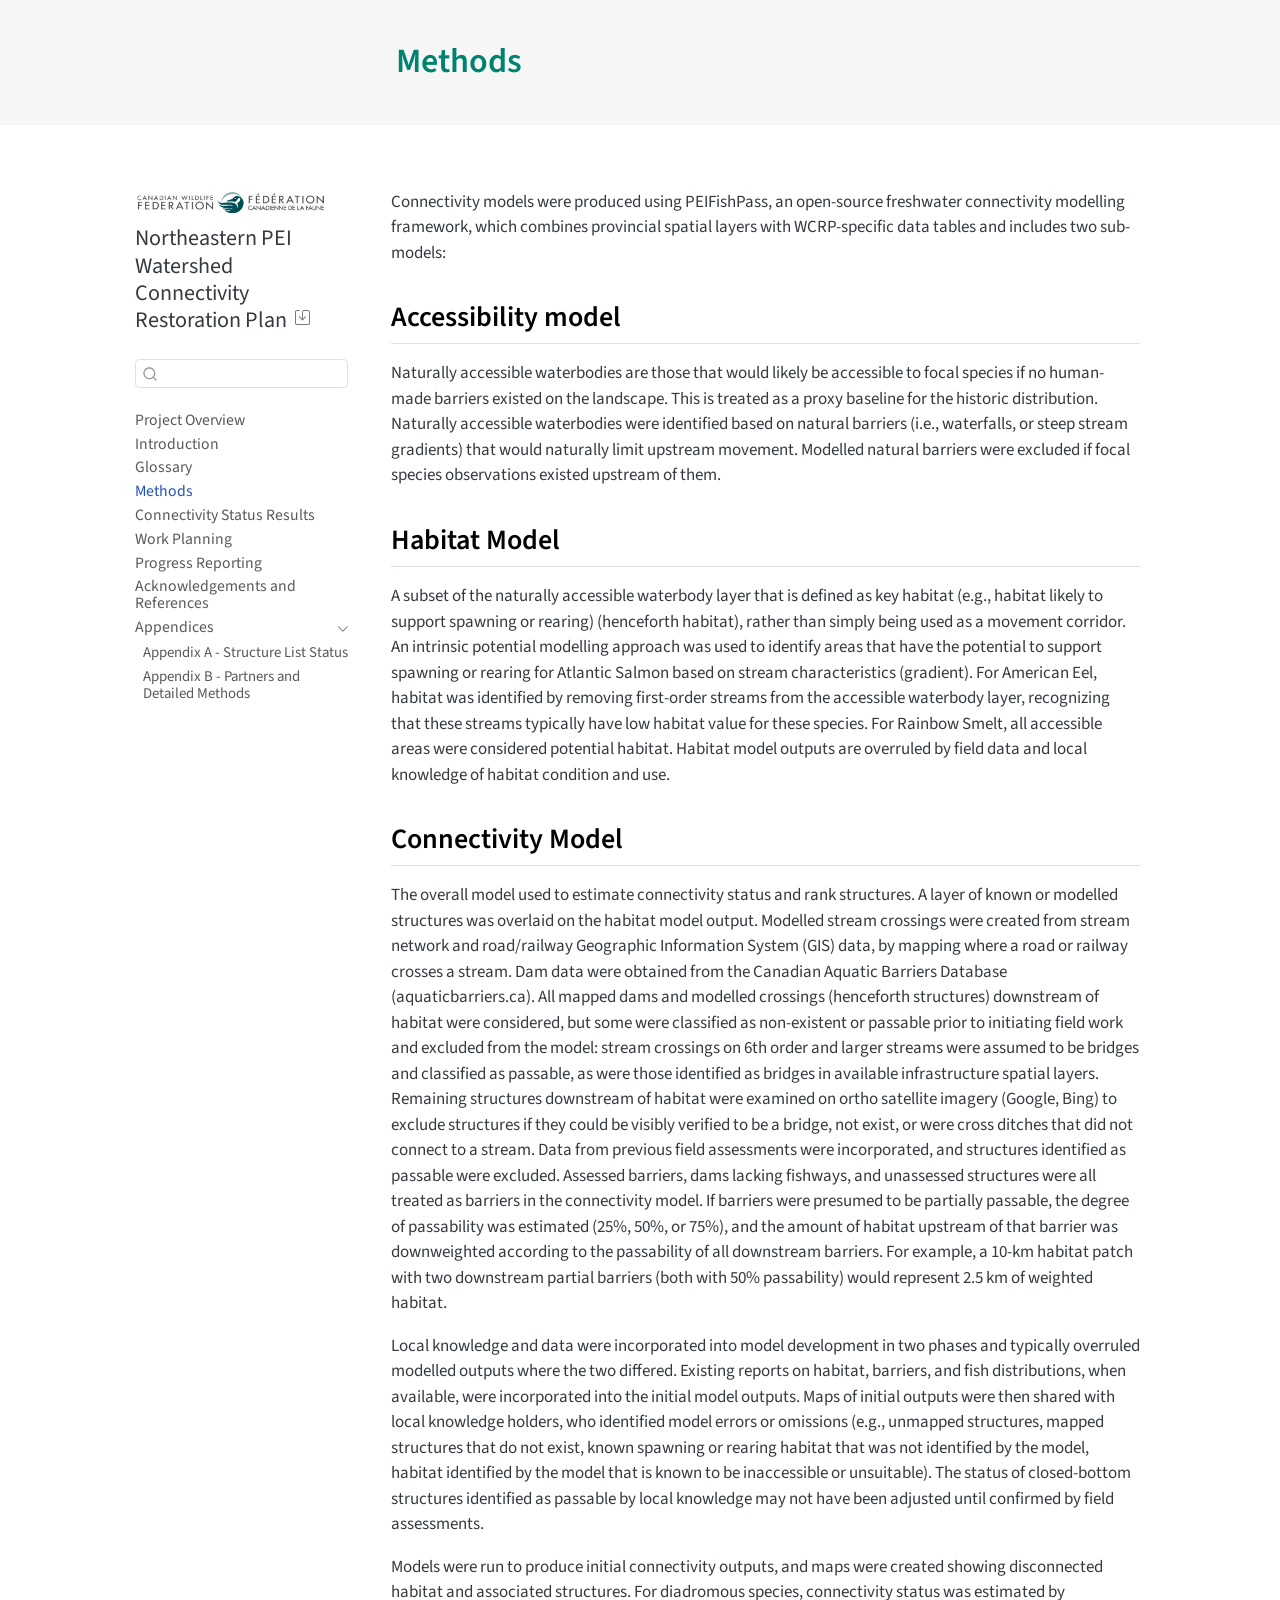
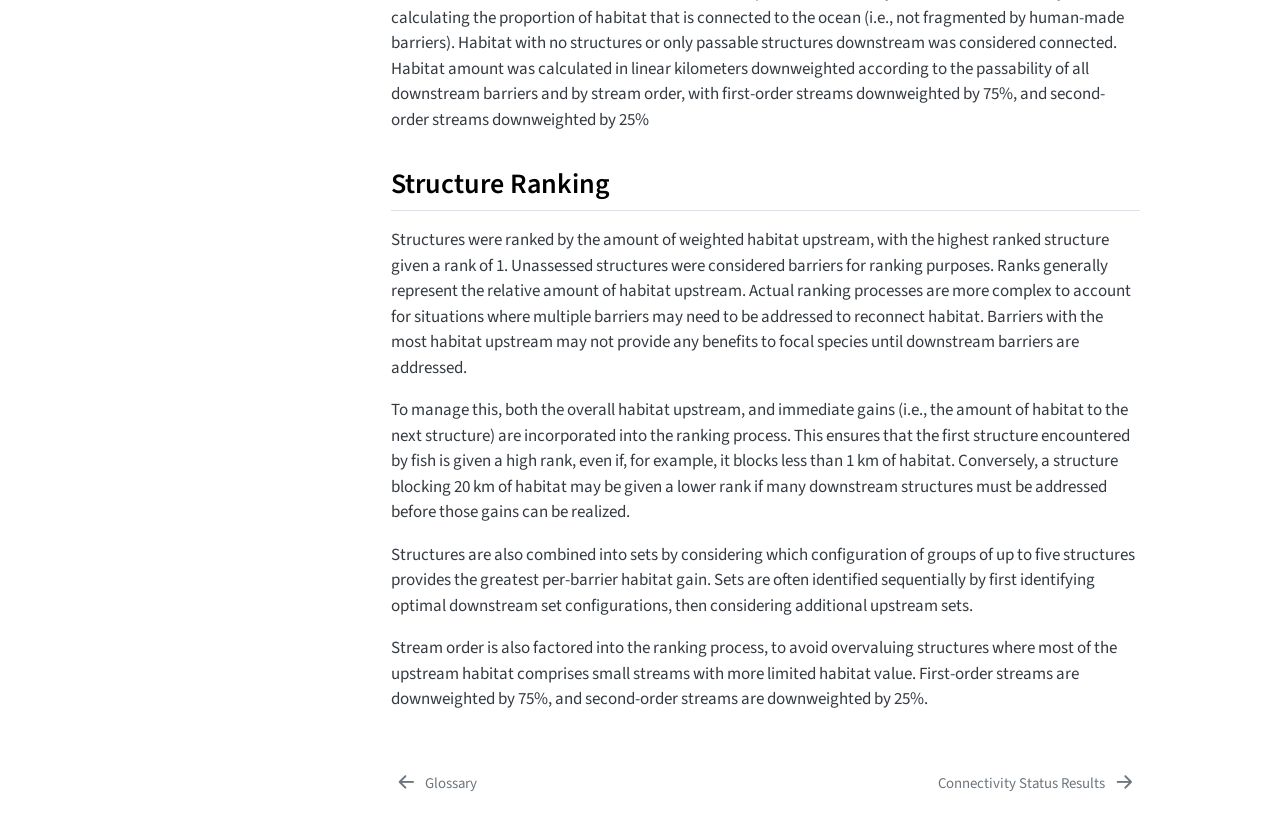
<file: _book/content/data-methods.html>
<!DOCTYPE html>
<html xmlns="http://www.w3.org/1999/xhtml" lang="en" xml:lang="en"><head>

<meta charset="utf-8">
<meta name="generator" content="quarto-1.10.18">

<meta name="viewport" content="width=device-width, initial-scale=1.0, user-scalable=yes">


<title>Methods – Northeastern PEI Watershed Connectivity Restoration Plan</title>
<style>
/* Default styles provided by pandoc.
** See https://pandoc.org/MANUAL.html#variables-for-html for config info.
*/
span.smallcaps{font-variant: small-caps;}
div.columns{display: flex; gap: 1.5em;}
div.column{flex: auto;}
@media screen {
div.columns{gap: min(4vw, 1.5em);}
div.column{overflow-x: auto;}
}
div.hanging-indent{margin-left: 1.5em; text-indent: -1.5em;}
ul.task-list{list-style: none;}
ul.task-list li input[type="checkbox"] {
  width: 0.8em;
  margin: 0 0.8em 0.2em -1em; /* quarto-specific, see https://github.com/quarto-dev/quarto-cli/issues/4556 */ 
  vertical-align: middle;
}
</style>


<script src="../site_libs/quarto-nav/quarto-nav.js"></script>
<script src="../site_libs/clipboard/clipboard.min.js"></script>
<script src="../site_libs/quarto-search/autocomplete.umd.js"></script>
<script src="../site_libs/quarto-search/fuse.min.js"></script>
<script src="../site_libs/quarto-search/quarto-search.js"></script>
<meta name="quarto:offset" content="../">
<link href="../content/connectivity-status.html" rel="next">
<link href="../content/glossary.html" rel="prev">
<script src="../site_libs/quarto-html/quarto.js" type="module"></script>
<script src="../site_libs/quarto-html/tabsets/tabsets.js" type="module"></script>
<script src="../site_libs/quarto-html/popper.min.js"></script>
<script src="../site_libs/quarto-html/tippy.umd.min.js"></script>
<script src="../site_libs/quarto-html/anchor.min.js"></script>
<link href="../site_libs/quarto-html/tippy.css" rel="stylesheet">
<link href="../site_libs/quarto-html/quarto-syntax-highlighting-64a204ab8560d761af7679ceaba22944.css" rel="stylesheet" id="quarto-text-highlighting-styles">
<script src="../site_libs/bootstrap/bootstrap.min.js"></script>
<link href="../site_libs/bootstrap/bootstrap-icons.css" rel="stylesheet">
<link href="../site_libs/bootstrap/bootstrap-d68e083fcb7a6ebd49264ddc944d4809.min.css" rel="stylesheet" append-hash="true" id="quarto-bootstrap" data-mode="light">
<script id="quarto-search-options" type="application/json">{
  "location": "sidebar",
  "copy-button": false,
  "collapse-after": 3,
  "panel-placement": "start",
  "type": "textbox",
  "limit": 50,
  "keyboard-shortcut": [
    "f",
    "/",
    "s"
  ],
  "show-item-context": false,
  "language": {
    "search-no-results-text": "No results",
    "search-matching-documents-text": "matching documents",
    "search-copy-link-title": "Copy link to search",
    "search-hide-matches-text": "Hide additional matches",
    "search-more-match-text": "more match in this document",
    "search-more-matches-text": "more matches in this document",
    "search-clear-button-title": "Clear",
    "search-text-placeholder": "",
    "search-detached-cancel-button-title": "Cancel",
    "search-submit-button-title": "Submit",
    "search-label": "Search"
  }
}</script>
<style>

      .quarto-title-block .quarto-title-banner {
        background: #f6f6f6;
      }
</style>


<link rel="stylesheet" href="../style.css">
</head>

<body class="nav-sidebar floating fullcontent quarto-light">

<div id="quarto-search-results"></div>
  <header id="quarto-header" class="headroom fixed-top quarto-banner">
  <nav class="quarto-secondary-nav">
    <div class="container-fluid d-flex">
      <button type="button" class="quarto-btn-toggle btn" data-bs-toggle="collapse" role="button" data-bs-target=".quarto-sidebar-collapse-item" aria-controls="quarto-sidebar" aria-expanded="false" aria-label="Toggle sidebar navigation" onclick="if (window.quartoToggleHeadroom) { window.quartoToggleHeadroom(); }">
        <i class="bi bi-layout-text-sidebar-reverse"></i>
      </button>
        <nav class="quarto-page-breadcrumbs" aria-label="breadcrumb"><ol class="breadcrumb"><li class="breadcrumb-item"><a href="../content/data-methods.html">Methods</a></li></ol></nav>
        <a class="flex-grow-1" role="navigation" data-bs-toggle="collapse" data-bs-target=".quarto-sidebar-collapse-item" aria-controls="quarto-sidebar" aria-expanded="false" aria-label="Toggle sidebar navigation" onclick="if (window.quartoToggleHeadroom) { window.quartoToggleHeadroom(); }">      
        </a>
      <button type="button" class="btn quarto-search-button" aria-label="Search" onclick="window.quartoOpenSearch();">
        <i class="bi bi-search"></i>
      </button>
    </div>
  </nav>
</header>
<!-- content -->
<header id="title-block-header" class="quarto-title-block default page-columns page-full">
  <div class="quarto-title-banner page-columns page-full">
    <div class="quarto-title column-body">
      <h1 class="title">Methods</h1>
                      </div>
  </div>
    
  
  <div class="quarto-title-meta">

      
    
      
    </div>
    
  
  </header><div id="quarto-content" class="quarto-container page-columns page-rows-contents page-layout-article">
<!-- sidebar -->
  <nav id="quarto-sidebar" class="sidebar collapse collapse-horizontal quarto-sidebar-collapse-item sidebar-navigation floating overflow-auto">
    <div class="pt-lg-2 mt-2 text-left sidebar-header sidebar-header-stacked">
      <a href="../index.html" class="sidebar-logo-link">
      <img src="../content/images/logo.png" alt="" class="sidebar-logo light-content py-0 d-lg-inline d-none">
      <img src="../content/images/logo.png" alt="" class="sidebar-logo dark-content py-0 d-lg-inline d-none">
      </a>
    <div class="sidebar-title mb-0 py-0">
      <a href="../">Northeastern PEI Watershed Connectivity Restoration Plan</a> 
        <div class="sidebar-tools-main">
    <a href="" title="" class="quarto-navigation-tool px-1" aria-label=""><i class="bi bi-save"></i></a>
</div>
    </div>
      </div>
        <div class="mt-2 flex-shrink-0 align-items-center">
        <div class="sidebar-search">
        <div id="quarto-search" class="" title="Search"></div>
        </div>
        </div>
    <div class="sidebar-menu-container"> 
    <ul class="list-unstyled mt-1">
        <li class="sidebar-item">
  <div class="sidebar-item-container"> 
  <a href="../index.html" class="sidebar-item-text sidebar-link">
 <span class="menu-text">Project Overview</span></a>
  </div>
</li>
        <li class="sidebar-item">
  <div class="sidebar-item-container"> 
  <a href="../content/project-overview.html" class="sidebar-item-text sidebar-link">
 <span class="menu-text">Introduction</span></a>
  </div>
</li>
        <li class="sidebar-item">
  <div class="sidebar-item-container"> 
  <a href="../content/glossary.html" class="sidebar-item-text sidebar-link">
 <span class="menu-text">Glossary</span></a>
  </div>
</li>
        <li class="sidebar-item">
  <div class="sidebar-item-container"> 
  <a href="../content/data-methods.html" class="sidebar-item-text sidebar-link active">
 <span class="menu-text">Methods</span></a>
  </div>
</li>
        <li class="sidebar-item">
  <div class="sidebar-item-container"> 
  <a href="../content/connectivity-status.html" class="sidebar-item-text sidebar-link">
 <span class="menu-text">Connectivity Status Results</span></a>
  </div>
</li>
        <li class="sidebar-item">
  <div class="sidebar-item-container"> 
  <a href="../content/work-planning.html" class="sidebar-item-text sidebar-link">
 <span class="menu-text">Work Planning</span></a>
  </div>
</li>
        <li class="sidebar-item">
  <div class="sidebar-item-container"> 
  <a href="../content/progress-reporting.html" class="sidebar-item-text sidebar-link">
 <span class="menu-text">Progress Reporting</span></a>
  </div>
</li>
        <li class="sidebar-item">
  <div class="sidebar-item-container"> 
  <a href="../content/references.html" class="sidebar-item-text sidebar-link">
 <span class="menu-text">Acknowledgements and References</span></a>
  </div>
</li>
        <li class="sidebar-item sidebar-item-section">
      <div class="sidebar-item-container"> 
            <a class="sidebar-item-text sidebar-link text-start" data-bs-toggle="collapse" data-bs-target="#quarto-sidebar-section-1" role="navigation" aria-expanded="true">
 <span class="menu-text">Appendices</span></a>
          <a class="sidebar-item-toggle text-start" data-bs-toggle="collapse" data-bs-target="#quarto-sidebar-section-1" role="navigation" aria-expanded="true" aria-label="Toggle section">
            <i class="bi bi-chevron-right ms-2"></i>
          </a> 
      </div>
      <ul id="quarto-sidebar-section-1" class="collapse list-unstyled sidebar-section depth1 show">  
          <li class="sidebar-item">
  <div class="sidebar-item-container"> 
  <a href="../content/appendix-a.html" class="sidebar-item-text sidebar-link">
 <span class="menu-text">Appendix A - Structure List Status</span></a>
  </div>
</li>
          <li class="sidebar-item">
  <div class="sidebar-item-container"> 
  <a href="../content/appendix-b.html" class="sidebar-item-text sidebar-link">
 <span class="menu-text">Appendix B - Partners and Detailed Methods</span></a>
  </div>
</li>
      </ul>
  </li>
    </ul>
    </div>
</nav>
<div id="quarto-sidebar-glass" class="quarto-sidebar-collapse-item" data-bs-toggle="collapse" data-bs-target=".quarto-sidebar-collapse-item"></div>
<!-- margin-sidebar -->
    
<!-- main -->
<main class="content quarto-banner-title-block" id="quarto-document-content">





<p>Connectivity models were produced using PEIFishPass, an open-source freshwater connectivity modelling framework, which combines provincial spatial layers with WCRP-specific data tables and includes two sub-models:</p>
<section id="accessibility-model" class="level2 unnumbered">
<h2 class="unnumbered anchored" data-anchor-id="accessibility-model">Accessibility model</h2>
<p>Naturally accessible waterbodies are those that would likely be accessible to focal species if no human-made barriers existed on the landscape. This is treated as a proxy baseline for the historic distribution. Naturally accessible waterbodies were identified based on natural barriers (i.e., waterfalls, or steep stream gradients) that would naturally limit upstream movement. Modelled natural barriers were excluded if focal species observations existed upstream of them.</p>
</section>
<section id="habitat-model" class="level2 unnumbered">
<h2 class="unnumbered anchored" data-anchor-id="habitat-model">Habitat Model</h2>
<p>A subset of the naturally accessible waterbody layer that is defined as key habitat (e.g., habitat likely to support spawning or rearing) (henceforth habitat), rather than simply being used as a movement corridor. An intrinsic potential modelling approach was used to identify areas that have the potential to support spawning or rearing for Atlantic Salmon based on stream characteristics (gradient). For American Eel, habitat was identified by removing first-order streams from the accessible waterbody layer, recognizing that these streams typically have low habitat value for these species. For Rainbow Smelt, all accessible areas were considered potential habitat. Habitat model outputs are overruled by field data and local knowledge of habitat condition and use.</p>
</section>
<section id="connectivity-model" class="level2 unnumbered">
<h2 class="unnumbered anchored" data-anchor-id="connectivity-model">Connectivity Model</h2>
<p>The overall model used to estimate connectivity status and rank structures. A layer of known or modelled structures was overlaid on the habitat model output. Modelled stream crossings were created from stream network and road/railway Geographic Information System (GIS) data, by mapping where a road or railway crosses a stream. Dam data were obtained from the Canadian Aquatic Barriers Database (aquaticbarriers.ca). All mapped dams and modelled crossings (henceforth structures) downstream of habitat were considered, but some were classified as non-existent or passable prior to initiating field work and excluded from the model: stream crossings on 6th order and larger streams were assumed to be bridges and classified as passable, as were those identified as bridges in available infrastructure spatial layers. Remaining structures downstream of habitat were examined on ortho satellite imagery (Google, Bing) to exclude structures if they could be visibly verified to be a bridge, not exist, or were cross ditches that did not connect to a stream. Data from previous field assessments were incorporated, and structures identified as passable were excluded. Assessed barriers, dams lacking fishways, and unassessed structures were all treated as barriers in the connectivity model. If barriers were presumed to be partially passable, the degree of passability was estimated (25%, 50%, or 75%), and the amount of habitat upstream of that barrier was downweighted according to the passability of all downstream barriers. For example, a 10-km habitat patch with two downstream partial barriers (both with 50% passability) would represent 2.5 km of weighted habitat.</p>
<p>Local knowledge and data were incorporated into model development in two phases and typically overruled modelled outputs where the two differed. Existing reports on habitat, barriers, and fish distributions, when available, were incorporated into the initial model outputs. Maps of initial outputs were then shared with local knowledge holders, who identified model errors or omissions (e.g., unmapped structures, mapped structures that do not exist, known spawning or rearing habitat that was not identified by the model, habitat identified by the model that is known to be inaccessible or unsuitable). The status of closed-bottom structures identified as passable by local knowledge may not have been adjusted until confirmed by field assessments.</p>
<p>Models were run to produce initial connectivity outputs, and maps were created showing disconnected habitat and associated structures. For diadromous species, connectivity status was estimated by calculating the proportion of habitat that is connected to the ocean (i.e., not fragmented by human-made barriers). Habitat with no structures or only passable structures downstream was considered connected. Habitat amount was calculated in linear kilometers downweighted according to the passability of all downstream barriers and by stream order, with first-order streams downweighted by 75%, and second-order streams downweighted by 25%</p>
</section>
<section id="structure-ranking" class="level2 unnumbered">
<h2 class="unnumbered anchored" data-anchor-id="structure-ranking">Structure Ranking</h2>
<p>Structures were ranked by the amount of weighted habitat upstream, with the highest ranked structure given a rank of 1. Unassessed structures were considered barriers for ranking purposes. Ranks generally represent the relative amount of habitat upstream. Actual ranking processes are more complex to account for situations where multiple barriers may need to be addressed to reconnect habitat. Barriers with the most habitat upstream may not provide any benefits to focal species until downstream barriers are addressed.</p>
<p>To manage this, both the overall habitat upstream, and immediate gains (i.e., the amount of habitat to the next structure) are incorporated into the ranking process. This ensures that the first structure encountered by fish is given a high rank, even if, for example, it blocks less than 1 km of habitat. Conversely, a structure blocking 20 km of habitat may be given a lower rank if many downstream structures must be addressed before those gains can be realized.</p>
<p>Structures are also combined into sets by considering which configuration of groups of up to five structures provides the greatest per-barrier habitat gain. Sets are often identified sequentially by first identifying optimal downstream set configurations, then considering additional upstream sets.</p>
<p>Stream order is also factored into the ranking process, to avoid overvaluing structures where most of the upstream habitat comprises small streams with more limited habitat value. First-order streams are downweighted by 75%, and second-order streams are downweighted by 25%.</p>


</section>

</main> <!-- /main -->
<script id="quarto-html-after-body" type="application/javascript">
  window.document.addEventListener("DOMContentLoaded", function (event) {
    const icon = "";
    const anchorJS = new window.AnchorJS();
    anchorJS.options = {
      placement: 'right',
      icon: icon
    };
    anchorJS.add('.anchored');
    const isCodeAnnotation = (el) => {
      for (const clz of el.classList) {
        if (clz.startsWith('code-annotation-')) {                     
          return true;
        }
      }
      return false;
    }
    const onCopySuccess = function(e) {
      // button target
      const button = e.trigger;
      // don't keep focus
      button.blur();
      // flash "checked"
      button.classList.add('code-copy-button-checked');
      var currentTitle = button.getAttribute("title");
      button.setAttribute("title", "Copied!");
      let tooltip;
      if (window.bootstrap) {
        button.setAttribute("data-bs-toggle", "tooltip");
        button.setAttribute("data-bs-placement", "left");
        button.setAttribute("data-bs-title", "Copied!");
        tooltip = new bootstrap.Tooltip(button, 
          { trigger: "manual", 
            customClass: "code-copy-button-tooltip",
            offset: [0, -8]});
        tooltip.show();    
      }
      setTimeout(function() {
        if (tooltip) {
          tooltip.hide();
          button.removeAttribute("data-bs-title");
          button.removeAttribute("data-bs-toggle");
          button.removeAttribute("data-bs-placement");
        }
        button.setAttribute("title", currentTitle);
        button.classList.remove('code-copy-button-checked');
      }, 1000);
      // clear code selection
      e.clearSelection();
    }
    const getTextToCopy = function(trigger) {
      const outerScaffold = trigger.parentElement.cloneNode(true);
      const codeEl = outerScaffold.querySelector('code');
      for (const childEl of codeEl.children) {
        if (isCodeAnnotation(childEl)) {
          childEl.remove();
        }
      }
      return codeEl.innerText;
    }
    const clipboard = new window.ClipboardJS('.code-copy-button:not([data-in-quarto-modal])', {
      text: getTextToCopy
    });
    clipboard.on('success', onCopySuccess);
    if (window.document.getElementById('quarto-embedded-source-code-modal')) {
      const clipboardModal = new window.ClipboardJS('.code-copy-button[data-in-quarto-modal]', {
        text: getTextToCopy,
        container: window.document.getElementById('quarto-embedded-source-code-modal')
      });
      clipboardModal.on('success', onCopySuccess);
    }
      var localhostRegex = new RegExp(/^(?:http|https):\/\/localhost\:?[0-9]*\//);
      var mailtoRegex = new RegExp(/^mailto:/);
        var filterRegex = new RegExp('/' + window.location.host + '/');
      var isInternal = (href) => {
          return filterRegex.test(href) || localhostRegex.test(href) || mailtoRegex.test(href);
      }
      // Inspect non-navigation links and adorn them if external
     var links = window.document.querySelectorAll('a[href]:not(.nav-link):not(.navbar-brand):not(.toc-action):not(.sidebar-link):not(.sidebar-item-toggle):not(.pagination-link):not(.no-external):not([aria-hidden]):not(.dropdown-item):not(.quarto-navigation-tool):not(.about-link)');
      for (var i=0; i<links.length; i++) {
        const link = links[i];
        if (!isInternal(link.href)) {
          // undo the damage that might have been done by quarto-nav.js in the case of
          // links that we want to consider external
          if (link.dataset.originalHref !== undefined) {
            link.href = link.dataset.originalHref;
          }
        }
      }
    function tippyHover(el, contentFn, onTriggerFn, onUntriggerFn) {
      const config = {
        allowHTML: true,
        maxWidth: 500,
        delay: 100,
        arrow: false,
        appendTo: function(el) {
            return el.parentElement;
        },
        interactive: true,
        interactiveBorder: 10,
        theme: 'quarto',
        placement: 'bottom-start',
      };
      if (contentFn) {
        config.content = contentFn;
      }
      if (onTriggerFn) {
        config.onTrigger = onTriggerFn;
      }
      if (onUntriggerFn) {
        config.onUntrigger = onUntriggerFn;
      }
      window.tippy(el, config); 
    }
    const noterefs = window.document.querySelectorAll('a[role="doc-noteref"]');
    for (var i=0; i<noterefs.length; i++) {
      const ref = noterefs[i];
      tippyHover(ref, function() {
        // use id or data attribute instead here
        let href = ref.getAttribute('data-footnote-href') || ref.getAttribute('href');
        try { href = new URL(href).hash; } catch {}
        const id = href.replace(/^#\/?/, "");
        const note = window.document.getElementById(id);
        if (note) {
          return note.innerHTML;
        } else {
          return "";
        }
      });
    }
    const xrefs = window.document.querySelectorAll('a.quarto-xref');
    const processXRef = (id, note) => {
      // Strip column container classes
      const stripColumnClz = (el) => {
        el.classList.remove("page-full", "page-columns");
        if (el.children) {
          for (const child of el.children) {
            stripColumnClz(child);
          }
        }
      }
      stripColumnClz(note)
      if (id === null || id.startsWith('sec-')) {
        // Special case sections, only their first couple elements
        const container = document.createElement("div");
        if (note.children && note.children.length > 2) {
          container.appendChild(note.children[0].cloneNode(true));
          for (let i = 1; i < note.children.length; i++) {
            const child = note.children[i];
            if (child.tagName === "P" && child.innerText === "") {
              continue;
            } else {
              container.appendChild(child.cloneNode(true));
              break;
            }
          }
          if (window.Quarto?.typesetMath) {
            window.Quarto.typesetMath(container);
          }
          return container.innerHTML
        } else {
          if (window.Quarto?.typesetMath) {
            window.Quarto.typesetMath(note);
          }
          return note.innerHTML;
        }
      } else {
        // Remove any anchor links if they are present
        const anchorLink = note.querySelector('a.anchorjs-link');
        if (anchorLink) {
          anchorLink.remove();
        }
        if (window.Quarto?.typesetMath) {
          window.Quarto.typesetMath(note);
        }
        if (note.classList.contains("callout")) {
          return note.outerHTML;
        } else {
          return note.innerHTML;
        }
      }
    }
    for (var i=0; i<xrefs.length; i++) {
      const xref = xrefs[i];
      tippyHover(xref, undefined, function(instance) {
        instance.disable();
        let url = xref.getAttribute('href');
        let hash = undefined; 
        if (url.startsWith('#')) {
          hash = url;
        } else {
          try { hash = new URL(url).hash; } catch {}
        }
        if (hash) {
          const id = hash.replace(/^#\/?/, "");
          const note = window.document.getElementById(id);
          if (note !== null) {
            try {
              const html = processXRef(id, note.cloneNode(true));
              instance.setContent(html);
            } finally {
              instance.enable();
              instance.show();
            }
          } else {
            // See if we can fetch this
            fetch(url.split('#')[0])
            .then(res => res.text())
            .then(html => {
              const parser = new DOMParser();
              const htmlDoc = parser.parseFromString(html, "text/html");
              const note = htmlDoc.getElementById(id);
              if (note !== null) {
                const html = processXRef(id, note);
                instance.setContent(html);
              } 
            }).finally(() => {
              instance.enable();
              instance.show();
            });
          }
        } else {
          // See if we can fetch a full url (with no hash to target)
          // This is a special case and we should probably do some content thinning / targeting
          fetch(url)
          .then(res => res.text())
          .then(html => {
            const parser = new DOMParser();
            const htmlDoc = parser.parseFromString(html, "text/html");
            const note = htmlDoc.querySelector('main.content');
            if (note !== null) {
              // This should only happen for chapter cross references
              // (since there is no id in the URL)
              // remove the first header
              if (note.children.length > 0 && note.children[0].tagName === "HEADER") {
                note.children[0].remove();
              }
              const html = processXRef(null, note);
              instance.setContent(html);
            } 
          }).finally(() => {
            instance.enable();
            instance.show();
          });
        }
      }, function(instance) {
      });
    }
        let selectedAnnoteEl;
        const selectorForAnnotation = ( cell, annotation) => {
          let cellAttr = 'data-code-cell="' + cell + '"';
          let lineAttr = 'data-code-annotation="' +  annotation + '"';
          const selector = 'span[' + cellAttr + '][' + lineAttr + ']';
          return selector;
        }
        const selectCodeLines = (annoteEl) => {
          const doc = window.document;
          const targetCell = annoteEl.getAttribute("data-target-cell");
          const targetAnnotation = annoteEl.getAttribute("data-target-annotation");
          const annoteSpan = window.document.querySelector(selectorForAnnotation(targetCell, targetAnnotation));
          const lines = annoteSpan.getAttribute("data-code-lines").split(",");
          const lineIds = lines.map((line) => {
            return targetCell + "-" + line;
          })
          let top = null;
          let height = null;
          let parent = null;
          if (lineIds.length > 0) {
              //compute the position of the single el (top and bottom and make a div)
              const el = window.document.getElementById(lineIds[0]);
              top = el.offsetTop;
              height = el.offsetHeight;
              parent = el.parentElement.parentElement;
            if (lineIds.length > 1) {
              const lastEl = window.document.getElementById(lineIds[lineIds.length - 1]);
              const bottom = lastEl.offsetTop + lastEl.offsetHeight;
              height = bottom - top;
            }
            if (top !== null && height !== null && parent !== null) {
              // cook up a div (if necessary) and position it 
              let div = window.document.getElementById("code-annotation-line-highlight");
              if (div === null) {
                div = window.document.createElement("div");
                div.setAttribute("id", "code-annotation-line-highlight");
                div.style.position = 'absolute';
                parent.appendChild(div);
              }
              div.style.top = top - 2 + "px";
              div.style.height = height + 4 + "px";
              div.style.left = 0;
              let gutterDiv = window.document.getElementById("code-annotation-line-highlight-gutter");
              if (gutterDiv === null) {
                gutterDiv = window.document.createElement("div");
                gutterDiv.setAttribute("id", "code-annotation-line-highlight-gutter");
                gutterDiv.style.position = 'absolute';
                const codeCell = window.document.getElementById(targetCell);
                const gutter = codeCell.querySelector('.code-annotation-gutter');
                gutter.appendChild(gutterDiv);
              }
              gutterDiv.style.top = top - 2 + "px";
              gutterDiv.style.height = height + 4 + "px";
            }
            selectedAnnoteEl = annoteEl;
          }
        };
        const unselectCodeLines = () => {
          const elementsIds = ["code-annotation-line-highlight", "code-annotation-line-highlight-gutter"];
          elementsIds.forEach((elId) => {
            const div = window.document.getElementById(elId);
            if (div) {
              div.remove();
            }
          });
          selectedAnnoteEl = undefined;
        };
          // Handle positioning of the toggle
      window.addEventListener(
        "resize",
        throttle(() => {
          elRect = undefined;
          if (selectedAnnoteEl) {
            selectCodeLines(selectedAnnoteEl);
          }
        }, 10)
      );
      function throttle(fn, ms) {
      let throttle = false;
      let timer;
        return (...args) => {
          if(!throttle) { // first call gets through
              fn.apply(this, args);
              throttle = true;
          } else { // all the others get throttled
              if(timer) clearTimeout(timer); // cancel #2
              timer = setTimeout(() => {
                fn.apply(this, args);
                timer = throttle = false;
              }, ms);
          }
        };
      }
        // Attach click handler to the DT
        const annoteDls = window.document.querySelectorAll('dt[data-target-cell]');
        for (const annoteDlNode of annoteDls) {
          annoteDlNode.addEventListener('click', (event) => {
            const clickedEl = event.target;
            if (clickedEl !== selectedAnnoteEl) {
              unselectCodeLines();
              const activeEl = window.document.querySelector('dt[data-target-cell].code-annotation-active');
              if (activeEl) {
                activeEl.classList.remove('code-annotation-active');
              }
              selectCodeLines(clickedEl);
              clickedEl.classList.add('code-annotation-active');
            } else {
              // Unselect the line
              unselectCodeLines();
              clickedEl.classList.remove('code-annotation-active');
            }
          });
        }
    const findCites = (el) => {
      const parentEl = el.parentElement;
      if (parentEl) {
        const cites = parentEl.dataset.cites;
        if (cites) {
          return {
            el,
            cites: cites.split(' ')
          };
        } else {
          return findCites(el.parentElement)
        }
      } else {
        return undefined;
      }
    };
    var bibliorefs = window.document.querySelectorAll('a[role="doc-biblioref"]');
    for (var i=0; i<bibliorefs.length; i++) {
      const ref = bibliorefs[i];
      const citeInfo = findCites(ref);
      if (citeInfo) {
        tippyHover(citeInfo.el, function() {
          var popup = window.document.createElement('div');
          citeInfo.cites.forEach(function(cite) {
            var citeDiv = window.document.createElement('div');
            citeDiv.classList.add('hanging-indent');
            citeDiv.classList.add('csl-entry');
            var biblioDiv = window.document.getElementById('ref-' + cite);
            if (biblioDiv) {
              citeDiv.innerHTML = biblioDiv.innerHTML;
            }
            popup.appendChild(citeDiv);
          });
          return popup.innerHTML;
        });
      }
    }
  });
  </script>
<nav class="page-navigation">
  <div class="nav-page nav-page-previous">
      <a href="../content/glossary.html" class="pagination-link" aria-label="Glossary">
        <i class="bi bi-arrow-left-short"></i> <span class="nav-page-text">Glossary</span>
      </a>          
  </div>
  <div class="nav-page nav-page-next">
      <a href="../content/connectivity-status.html" class="pagination-link" aria-label="Connectivity Status Results">
        <span class="nav-page-text">Connectivity Status Results</span> <i class="bi bi-arrow-right-short"></i>
      </a>
  </div>
</nav>
</div> <!-- /content -->




</body></html>
</file>
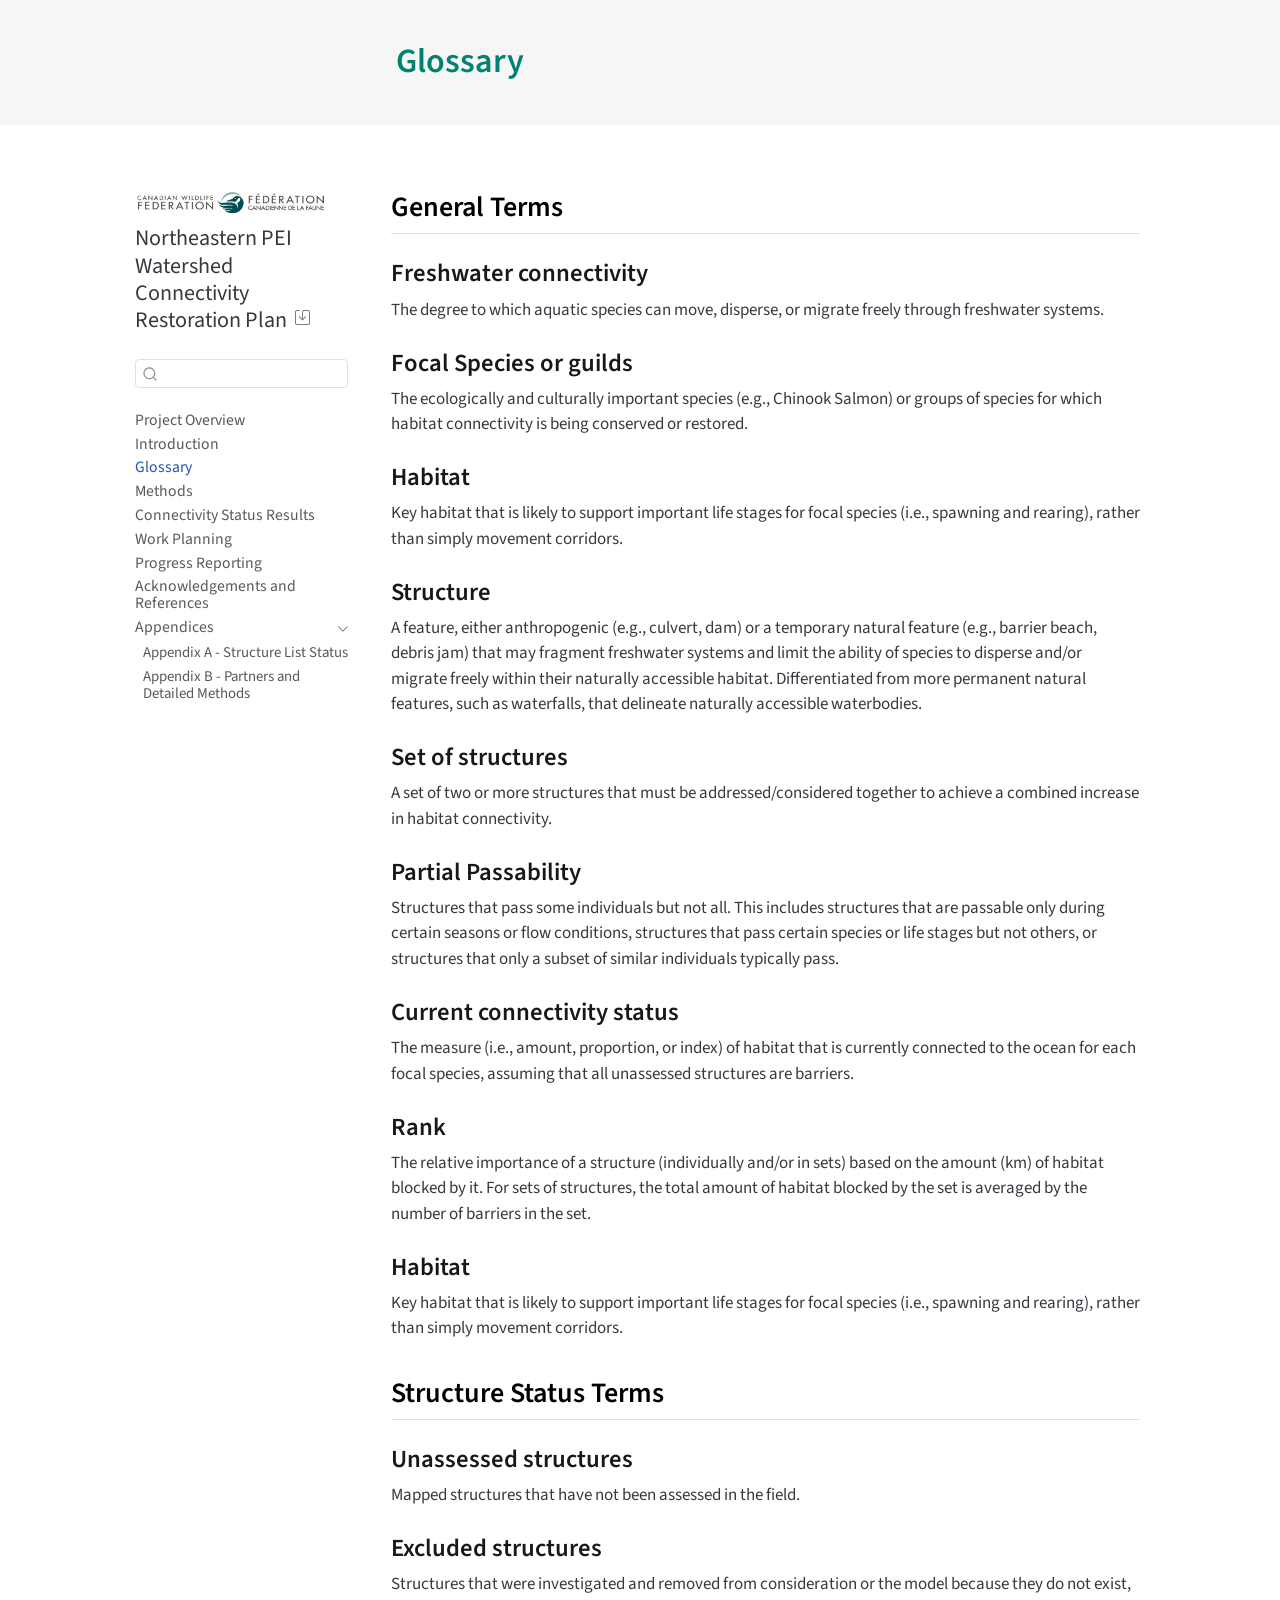
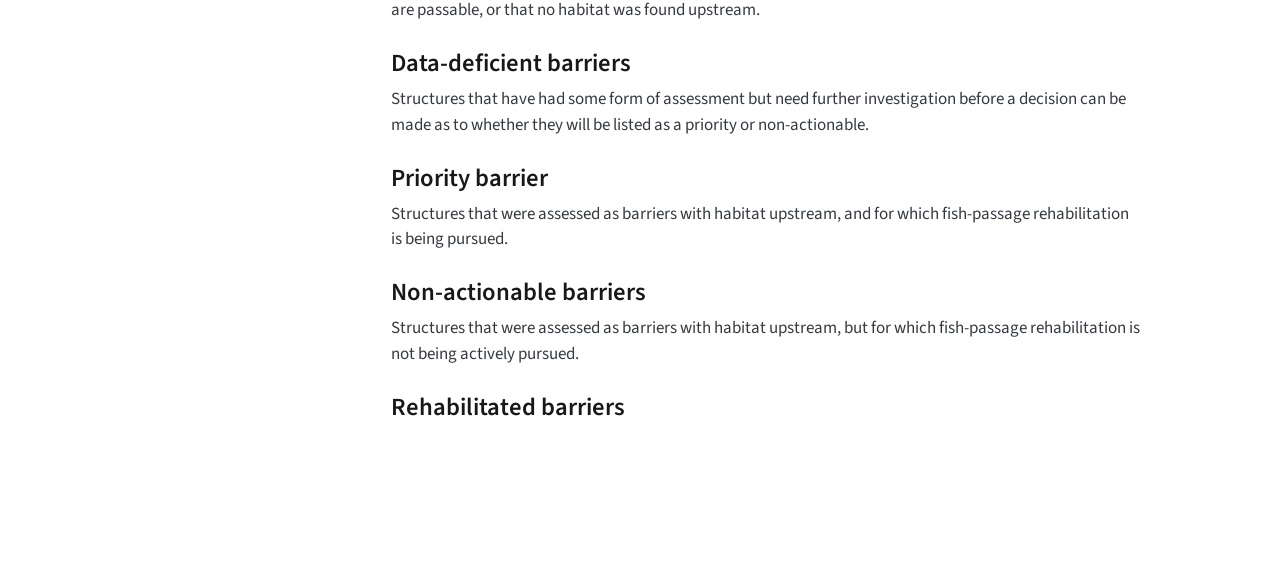
<file: _book/content/glossary.html>
<!DOCTYPE html>
<html xmlns="http://www.w3.org/1999/xhtml" lang="en" xml:lang="en"><head>

<meta charset="utf-8">
<meta name="generator" content="quarto-1.10.18">

<meta name="viewport" content="width=device-width, initial-scale=1.0, user-scalable=yes">


<title>Glossary – Northeastern PEI Watershed Connectivity Restoration Plan</title>
<style>
/* Default styles provided by pandoc.
** See https://pandoc.org/MANUAL.html#variables-for-html for config info.
*/
span.smallcaps{font-variant: small-caps;}
div.columns{display: flex; gap: 1.5em;}
div.column{flex: auto;}
@media screen {
div.columns{gap: min(4vw, 1.5em);}
div.column{overflow-x: auto;}
}
div.hanging-indent{margin-left: 1.5em; text-indent: -1.5em;}
ul.task-list{list-style: none;}
ul.task-list li input[type="checkbox"] {
  width: 0.8em;
  margin: 0 0.8em 0.2em -1em; /* quarto-specific, see https://github.com/quarto-dev/quarto-cli/issues/4556 */ 
  vertical-align: middle;
}
</style>


<script src="../site_libs/quarto-nav/quarto-nav.js"></script>
<script src="../site_libs/clipboard/clipboard.min.js"></script>
<script src="../site_libs/quarto-search/autocomplete.umd.js"></script>
<script src="../site_libs/quarto-search/fuse.min.js"></script>
<script src="../site_libs/quarto-search/quarto-search.js"></script>
<meta name="quarto:offset" content="../">
<link href="../content/data-methods.html" rel="next">
<link href="../content/project-overview.html" rel="prev">
<script src="../site_libs/quarto-html/quarto.js" type="module"></script>
<script src="../site_libs/quarto-html/tabsets/tabsets.js" type="module"></script>
<script src="../site_libs/quarto-html/popper.min.js"></script>
<script src="../site_libs/quarto-html/tippy.umd.min.js"></script>
<script src="../site_libs/quarto-html/anchor.min.js"></script>
<link href="../site_libs/quarto-html/tippy.css" rel="stylesheet">
<link href="../site_libs/quarto-html/quarto-syntax-highlighting-64a204ab8560d761af7679ceaba22944.css" rel="stylesheet" id="quarto-text-highlighting-styles">
<script src="../site_libs/bootstrap/bootstrap.min.js"></script>
<link href="../site_libs/bootstrap/bootstrap-icons.css" rel="stylesheet">
<link href="../site_libs/bootstrap/bootstrap-d68e083fcb7a6ebd49264ddc944d4809.min.css" rel="stylesheet" append-hash="true" id="quarto-bootstrap" data-mode="light">
<script id="quarto-search-options" type="application/json">{
  "location": "sidebar",
  "copy-button": false,
  "collapse-after": 3,
  "panel-placement": "start",
  "type": "textbox",
  "limit": 50,
  "keyboard-shortcut": [
    "f",
    "/",
    "s"
  ],
  "show-item-context": false,
  "language": {
    "search-no-results-text": "No results",
    "search-matching-documents-text": "matching documents",
    "search-copy-link-title": "Copy link to search",
    "search-hide-matches-text": "Hide additional matches",
    "search-more-match-text": "more match in this document",
    "search-more-matches-text": "more matches in this document",
    "search-clear-button-title": "Clear",
    "search-text-placeholder": "",
    "search-detached-cancel-button-title": "Cancel",
    "search-submit-button-title": "Submit",
    "search-label": "Search"
  }
}</script>
<style>

      .quarto-title-block .quarto-title-banner {
        background: #f6f6f6;
      }
</style>


<link rel="stylesheet" href="../style.css">
</head>

<body class="nav-sidebar floating fullcontent quarto-light">

<div id="quarto-search-results"></div>
  <header id="quarto-header" class="headroom fixed-top quarto-banner">
  <nav class="quarto-secondary-nav">
    <div class="container-fluid d-flex">
      <button type="button" class="quarto-btn-toggle btn" data-bs-toggle="collapse" role="button" data-bs-target=".quarto-sidebar-collapse-item" aria-controls="quarto-sidebar" aria-expanded="false" aria-label="Toggle sidebar navigation" onclick="if (window.quartoToggleHeadroom) { window.quartoToggleHeadroom(); }">
        <i class="bi bi-layout-text-sidebar-reverse"></i>
      </button>
        <nav class="quarto-page-breadcrumbs" aria-label="breadcrumb"><ol class="breadcrumb"><li class="breadcrumb-item"><a href="../content/glossary.html">Glossary</a></li></ol></nav>
        <a class="flex-grow-1" role="navigation" data-bs-toggle="collapse" data-bs-target=".quarto-sidebar-collapse-item" aria-controls="quarto-sidebar" aria-expanded="false" aria-label="Toggle sidebar navigation" onclick="if (window.quartoToggleHeadroom) { window.quartoToggleHeadroom(); }">      
        </a>
      <button type="button" class="btn quarto-search-button" aria-label="Search" onclick="window.quartoOpenSearch();">
        <i class="bi bi-search"></i>
      </button>
    </div>
  </nav>
</header>
<!-- content -->
<header id="title-block-header" class="quarto-title-block default page-columns page-full">
  <div class="quarto-title-banner page-columns page-full">
    <div class="quarto-title column-body">
      <h1 class="title">Glossary</h1>
                      </div>
  </div>
    
  
  <div class="quarto-title-meta">

      
    
      
    </div>
    
  
  </header><div id="quarto-content" class="quarto-container page-columns page-rows-contents page-layout-article">
<!-- sidebar -->
  <nav id="quarto-sidebar" class="sidebar collapse collapse-horizontal quarto-sidebar-collapse-item sidebar-navigation floating overflow-auto">
    <div class="pt-lg-2 mt-2 text-left sidebar-header sidebar-header-stacked">
      <a href="../index.html" class="sidebar-logo-link">
      <img src="../content/images/logo.png" alt="" class="sidebar-logo light-content py-0 d-lg-inline d-none">
      <img src="../content/images/logo.png" alt="" class="sidebar-logo dark-content py-0 d-lg-inline d-none">
      </a>
    <div class="sidebar-title mb-0 py-0">
      <a href="../">Northeastern PEI Watershed Connectivity Restoration Plan</a> 
        <div class="sidebar-tools-main">
    <a href="" title="" class="quarto-navigation-tool px-1" aria-label=""><i class="bi bi-save"></i></a>
</div>
    </div>
      </div>
        <div class="mt-2 flex-shrink-0 align-items-center">
        <div class="sidebar-search">
        <div id="quarto-search" class="" title="Search"></div>
        </div>
        </div>
    <div class="sidebar-menu-container"> 
    <ul class="list-unstyled mt-1">
        <li class="sidebar-item">
  <div class="sidebar-item-container"> 
  <a href="../index.html" class="sidebar-item-text sidebar-link">
 <span class="menu-text">Project Overview</span></a>
  </div>
</li>
        <li class="sidebar-item">
  <div class="sidebar-item-container"> 
  <a href="../content/project-overview.html" class="sidebar-item-text sidebar-link">
 <span class="menu-text">Introduction</span></a>
  </div>
</li>
        <li class="sidebar-item">
  <div class="sidebar-item-container"> 
  <a href="../content/glossary.html" class="sidebar-item-text sidebar-link active">
 <span class="menu-text">Glossary</span></a>
  </div>
</li>
        <li class="sidebar-item">
  <div class="sidebar-item-container"> 
  <a href="../content/data-methods.html" class="sidebar-item-text sidebar-link">
 <span class="menu-text">Methods</span></a>
  </div>
</li>
        <li class="sidebar-item">
  <div class="sidebar-item-container"> 
  <a href="../content/connectivity-status.html" class="sidebar-item-text sidebar-link">
 <span class="menu-text">Connectivity Status Results</span></a>
  </div>
</li>
        <li class="sidebar-item">
  <div class="sidebar-item-container"> 
  <a href="../content/work-planning.html" class="sidebar-item-text sidebar-link">
 <span class="menu-text">Work Planning</span></a>
  </div>
</li>
        <li class="sidebar-item">
  <div class="sidebar-item-container"> 
  <a href="../content/progress-reporting.html" class="sidebar-item-text sidebar-link">
 <span class="menu-text">Progress Reporting</span></a>
  </div>
</li>
        <li class="sidebar-item">
  <div class="sidebar-item-container"> 
  <a href="../content/references.html" class="sidebar-item-text sidebar-link">
 <span class="menu-text">Acknowledgements and References</span></a>
  </div>
</li>
        <li class="sidebar-item sidebar-item-section">
      <div class="sidebar-item-container"> 
            <a class="sidebar-item-text sidebar-link text-start" data-bs-toggle="collapse" data-bs-target="#quarto-sidebar-section-1" role="navigation" aria-expanded="true">
 <span class="menu-text">Appendices</span></a>
          <a class="sidebar-item-toggle text-start" data-bs-toggle="collapse" data-bs-target="#quarto-sidebar-section-1" role="navigation" aria-expanded="true" aria-label="Toggle section">
            <i class="bi bi-chevron-right ms-2"></i>
          </a> 
      </div>
      <ul id="quarto-sidebar-section-1" class="collapse list-unstyled sidebar-section depth1 show">  
          <li class="sidebar-item">
  <div class="sidebar-item-container"> 
  <a href="../content/appendix-a.html" class="sidebar-item-text sidebar-link">
 <span class="menu-text">Appendix A - Structure List Status</span></a>
  </div>
</li>
          <li class="sidebar-item">
  <div class="sidebar-item-container"> 
  <a href="../content/appendix-b.html" class="sidebar-item-text sidebar-link">
 <span class="menu-text">Appendix B - Partners and Detailed Methods</span></a>
  </div>
</li>
      </ul>
  </li>
    </ul>
    </div>
</nav>
<div id="quarto-sidebar-glass" class="quarto-sidebar-collapse-item" data-bs-toggle="collapse" data-bs-target=".quarto-sidebar-collapse-item"></div>
<!-- margin-sidebar -->
    
<!-- main -->
<main class="content quarto-banner-title-block" id="quarto-document-content">





<section id="general-terms" class="level2 unnumbered">
<h2 class="unnumbered anchored" data-anchor-id="general-terms">General Terms</h2>
<section id="freshwater-connectivity" class="level3 unnumbered">
<h3 class="unnumbered anchored" data-anchor-id="freshwater-connectivity">Freshwater connectivity</h3>
<p>The degree to which aquatic species can move, disperse, or migrate freely through freshwater systems.</p>
</section>
<section id="focal-species-or-guilds" class="level3 unnumbered">
<h3 class="unnumbered anchored" data-anchor-id="focal-species-or-guilds">Focal Species or guilds</h3>
<p>The ecologically and culturally important species (e.g., Chinook Salmon) or groups of species for which habitat connectivity is being conserved or restored.</p>
</section>
<section id="habitat" class="level3 unnumbered">
<h3 class="unnumbered anchored" data-anchor-id="habitat">Habitat</h3>
<p>Key habitat that is likely to support important life stages for focal species (i.e., spawning and rearing), rather than simply movement corridors.</p>
</section>
<section id="structure" class="level3 unnumbered">
<h3 class="unnumbered anchored" data-anchor-id="structure">Structure</h3>
<p>A feature, either anthropogenic (e.g., culvert, dam) or a temporary natural feature (e.g., barrier beach, debris jam) that may fragment freshwater systems and limit the ability of species to disperse and/or migrate freely within their naturally accessible habitat. Differentiated from more permanent natural features, such as waterfalls, that delineate naturally accessible waterbodies.</p>
</section>
<section id="set-of-structures" class="level3 unnumbered">
<h3 class="unnumbered anchored" data-anchor-id="set-of-structures">Set of structures</h3>
<p>A set of two or more structures that must be addressed/considered together to achieve a combined increase in habitat connectivity.</p>
</section>
<section id="partial-passability" class="level3 unnumbered">
<h3 class="unnumbered anchored" data-anchor-id="partial-passability">Partial Passability</h3>
<p>Structures that pass some individuals but not all. This includes structures that are passable only during certain seasons or flow conditions, structures that pass certain species or life stages but not others, or structures that only a subset of similar individuals typically pass.</p>
</section>
<section id="current-connectivity-status" class="level3 unnumbered">
<h3 class="unnumbered anchored" data-anchor-id="current-connectivity-status">Current connectivity status</h3>
<p>The measure (i.e., amount, proportion, or index) of habitat that is currently connected to the ocean for each focal species, assuming that all unassessed structures are barriers.</p>
</section>
<section id="rank" class="level3 unnumbered">
<h3 class="unnumbered anchored" data-anchor-id="rank">Rank</h3>
<p>The relative importance of a structure (individually and/or in sets) based on the amount (km) of habitat blocked by it. For sets of structures, the total amount of habitat blocked by the set is averaged by the number of barriers in the set.&nbsp;</p>
</section>
<section id="habitat-1" class="level3 unnumbered">
<h3 class="unnumbered anchored" data-anchor-id="habitat-1">Habitat</h3>
<p>Key habitat that is likely to support important life stages for focal species (i.e., spawning and rearing), rather than simply movement corridors.</p>
</section>
</section>
<section id="structure-status-terms" class="level2 unnumbered">
<h2 class="unnumbered anchored" data-anchor-id="structure-status-terms">Structure Status Terms</h2>
<section id="unassessed-structures" class="level3 unnumbered">
<h3 class="unnumbered anchored" data-anchor-id="unassessed-structures">Unassessed structures</h3>
<p>Mapped structures that have not been assessed in the field.</p>
</section>
<section id="excluded-structures" class="level3 unnumbered">
<h3 class="unnumbered anchored" data-anchor-id="excluded-structures">Excluded structures</h3>
<p>Structures that were investigated and removed from consideration or the model because they do not exist, are passable, or that no habitat was found upstream.</p>
</section>
<section id="data-deficient-barriers" class="level3 unnumbered">
<h3 class="unnumbered anchored" data-anchor-id="data-deficient-barriers">Data-deficient barriers</h3>
<p>Structures that have had some form of assessment but need further investigation before a decision can be made as to whether they will be listed as a priority or non-actionable.</p>
</section>
<section id="priority-barrier" class="level3 unnumbered">
<h3 class="unnumbered anchored" data-anchor-id="priority-barrier">Priority barrier</h3>
<p>Structures that were assessed as barriers with habitat upstream, and for which fish-passage rehabilitation is being pursued.</p>
</section>
<section id="non-actionable-barriers" class="level3 unnumbered">
<h3 class="unnumbered anchored" data-anchor-id="non-actionable-barriers">Non-actionable barriers</h3>
<p>Structures that were assessed as barriers with habitat upstream, but for which fish-passage rehabilitation is not being actively pursued.</p>
</section>
<section id="rehabilitated-barriers" class="level3 unnumbered">
<h3 class="unnumbered anchored" data-anchor-id="rehabilitated-barriers">Rehabilitated barriers</h3>
<p>Barriers that were removed, replaced, or modified to improve fish passage.</p>


</section>
</section>

</main> <!-- /main -->
<script id="quarto-html-after-body" type="application/javascript">
  window.document.addEventListener("DOMContentLoaded", function (event) {
    const icon = "";
    const anchorJS = new window.AnchorJS();
    anchorJS.options = {
      placement: 'right',
      icon: icon
    };
    anchorJS.add('.anchored');
    const isCodeAnnotation = (el) => {
      for (const clz of el.classList) {
        if (clz.startsWith('code-annotation-')) {                     
          return true;
        }
      }
      return false;
    }
    const onCopySuccess = function(e) {
      // button target
      const button = e.trigger;
      // don't keep focus
      button.blur();
      // flash "checked"
      button.classList.add('code-copy-button-checked');
      var currentTitle = button.getAttribute("title");
      button.setAttribute("title", "Copied!");
      let tooltip;
      if (window.bootstrap) {
        button.setAttribute("data-bs-toggle", "tooltip");
        button.setAttribute("data-bs-placement", "left");
        button.setAttribute("data-bs-title", "Copied!");
        tooltip = new bootstrap.Tooltip(button, 
          { trigger: "manual", 
            customClass: "code-copy-button-tooltip",
            offset: [0, -8]});
        tooltip.show();    
      }
      setTimeout(function() {
        if (tooltip) {
          tooltip.hide();
          button.removeAttribute("data-bs-title");
          button.removeAttribute("data-bs-toggle");
          button.removeAttribute("data-bs-placement");
        }
        button.setAttribute("title", currentTitle);
        button.classList.remove('code-copy-button-checked');
      }, 1000);
      // clear code selection
      e.clearSelection();
    }
    const getTextToCopy = function(trigger) {
      const outerScaffold = trigger.parentElement.cloneNode(true);
      const codeEl = outerScaffold.querySelector('code');
      for (const childEl of codeEl.children) {
        if (isCodeAnnotation(childEl)) {
          childEl.remove();
        }
      }
      return codeEl.innerText;
    }
    const clipboard = new window.ClipboardJS('.code-copy-button:not([data-in-quarto-modal])', {
      text: getTextToCopy
    });
    clipboard.on('success', onCopySuccess);
    if (window.document.getElementById('quarto-embedded-source-code-modal')) {
      const clipboardModal = new window.ClipboardJS('.code-copy-button[data-in-quarto-modal]', {
        text: getTextToCopy,
        container: window.document.getElementById('quarto-embedded-source-code-modal')
      });
      clipboardModal.on('success', onCopySuccess);
    }
      var localhostRegex = new RegExp(/^(?:http|https):\/\/localhost\:?[0-9]*\//);
      var mailtoRegex = new RegExp(/^mailto:/);
        var filterRegex = new RegExp('/' + window.location.host + '/');
      var isInternal = (href) => {
          return filterRegex.test(href) || localhostRegex.test(href) || mailtoRegex.test(href);
      }
      // Inspect non-navigation links and adorn them if external
     var links = window.document.querySelectorAll('a[href]:not(.nav-link):not(.navbar-brand):not(.toc-action):not(.sidebar-link):not(.sidebar-item-toggle):not(.pagination-link):not(.no-external):not([aria-hidden]):not(.dropdown-item):not(.quarto-navigation-tool):not(.about-link)');
      for (var i=0; i<links.length; i++) {
        const link = links[i];
        if (!isInternal(link.href)) {
          // undo the damage that might have been done by quarto-nav.js in the case of
          // links that we want to consider external
          if (link.dataset.originalHref !== undefined) {
            link.href = link.dataset.originalHref;
          }
        }
      }
    function tippyHover(el, contentFn, onTriggerFn, onUntriggerFn) {
      const config = {
        allowHTML: true,
        maxWidth: 500,
        delay: 100,
        arrow: false,
        appendTo: function(el) {
            return el.parentElement;
        },
        interactive: true,
        interactiveBorder: 10,
        theme: 'quarto',
        placement: 'bottom-start',
      };
      if (contentFn) {
        config.content = contentFn;
      }
      if (onTriggerFn) {
        config.onTrigger = onTriggerFn;
      }
      if (onUntriggerFn) {
        config.onUntrigger = onUntriggerFn;
      }
      window.tippy(el, config); 
    }
    const noterefs = window.document.querySelectorAll('a[role="doc-noteref"]');
    for (var i=0; i<noterefs.length; i++) {
      const ref = noterefs[i];
      tippyHover(ref, function() {
        // use id or data attribute instead here
        let href = ref.getAttribute('data-footnote-href') || ref.getAttribute('href');
        try { href = new URL(href).hash; } catch {}
        const id = href.replace(/^#\/?/, "");
        const note = window.document.getElementById(id);
        if (note) {
          return note.innerHTML;
        } else {
          return "";
        }
      });
    }
    const xrefs = window.document.querySelectorAll('a.quarto-xref');
    const processXRef = (id, note) => {
      // Strip column container classes
      const stripColumnClz = (el) => {
        el.classList.remove("page-full", "page-columns");
        if (el.children) {
          for (const child of el.children) {
            stripColumnClz(child);
          }
        }
      }
      stripColumnClz(note)
      if (id === null || id.startsWith('sec-')) {
        // Special case sections, only their first couple elements
        const container = document.createElement("div");
        if (note.children && note.children.length > 2) {
          container.appendChild(note.children[0].cloneNode(true));
          for (let i = 1; i < note.children.length; i++) {
            const child = note.children[i];
            if (child.tagName === "P" && child.innerText === "") {
              continue;
            } else {
              container.appendChild(child.cloneNode(true));
              break;
            }
          }
          if (window.Quarto?.typesetMath) {
            window.Quarto.typesetMath(container);
          }
          return container.innerHTML
        } else {
          if (window.Quarto?.typesetMath) {
            window.Quarto.typesetMath(note);
          }
          return note.innerHTML;
        }
      } else {
        // Remove any anchor links if they are present
        const anchorLink = note.querySelector('a.anchorjs-link');
        if (anchorLink) {
          anchorLink.remove();
        }
        if (window.Quarto?.typesetMath) {
          window.Quarto.typesetMath(note);
        }
        if (note.classList.contains("callout")) {
          return note.outerHTML;
        } else {
          return note.innerHTML;
        }
      }
    }
    for (var i=0; i<xrefs.length; i++) {
      const xref = xrefs[i];
      tippyHover(xref, undefined, function(instance) {
        instance.disable();
        let url = xref.getAttribute('href');
        let hash = undefined; 
        if (url.startsWith('#')) {
          hash = url;
        } else {
          try { hash = new URL(url).hash; } catch {}
        }
        if (hash) {
          const id = hash.replace(/^#\/?/, "");
          const note = window.document.getElementById(id);
          if (note !== null) {
            try {
              const html = processXRef(id, note.cloneNode(true));
              instance.setContent(html);
            } finally {
              instance.enable();
              instance.show();
            }
          } else {
            // See if we can fetch this
            fetch(url.split('#')[0])
            .then(res => res.text())
            .then(html => {
              const parser = new DOMParser();
              const htmlDoc = parser.parseFromString(html, "text/html");
              const note = htmlDoc.getElementById(id);
              if (note !== null) {
                const html = processXRef(id, note);
                instance.setContent(html);
              } 
            }).finally(() => {
              instance.enable();
              instance.show();
            });
          }
        } else {
          // See if we can fetch a full url (with no hash to target)
          // This is a special case and we should probably do some content thinning / targeting
          fetch(url)
          .then(res => res.text())
          .then(html => {
            const parser = new DOMParser();
            const htmlDoc = parser.parseFromString(html, "text/html");
            const note = htmlDoc.querySelector('main.content');
            if (note !== null) {
              // This should only happen for chapter cross references
              // (since there is no id in the URL)
              // remove the first header
              if (note.children.length > 0 && note.children[0].tagName === "HEADER") {
                note.children[0].remove();
              }
              const html = processXRef(null, note);
              instance.setContent(html);
            } 
          }).finally(() => {
            instance.enable();
            instance.show();
          });
        }
      }, function(instance) {
      });
    }
        let selectedAnnoteEl;
        const selectorForAnnotation = ( cell, annotation) => {
          let cellAttr = 'data-code-cell="' + cell + '"';
          let lineAttr = 'data-code-annotation="' +  annotation + '"';
          const selector = 'span[' + cellAttr + '][' + lineAttr + ']';
          return selector;
        }
        const selectCodeLines = (annoteEl) => {
          const doc = window.document;
          const targetCell = annoteEl.getAttribute("data-target-cell");
          const targetAnnotation = annoteEl.getAttribute("data-target-annotation");
          const annoteSpan = window.document.querySelector(selectorForAnnotation(targetCell, targetAnnotation));
          const lines = annoteSpan.getAttribute("data-code-lines").split(",");
          const lineIds = lines.map((line) => {
            return targetCell + "-" + line;
          })
          let top = null;
          let height = null;
          let parent = null;
          if (lineIds.length > 0) {
              //compute the position of the single el (top and bottom and make a div)
              const el = window.document.getElementById(lineIds[0]);
              top = el.offsetTop;
              height = el.offsetHeight;
              parent = el.parentElement.parentElement;
            if (lineIds.length > 1) {
              const lastEl = window.document.getElementById(lineIds[lineIds.length - 1]);
              const bottom = lastEl.offsetTop + lastEl.offsetHeight;
              height = bottom - top;
            }
            if (top !== null && height !== null && parent !== null) {
              // cook up a div (if necessary) and position it 
              let div = window.document.getElementById("code-annotation-line-highlight");
              if (div === null) {
                div = window.document.createElement("div");
                div.setAttribute("id", "code-annotation-line-highlight");
                div.style.position = 'absolute';
                parent.appendChild(div);
              }
              div.style.top = top - 2 + "px";
              div.style.height = height + 4 + "px";
              div.style.left = 0;
              let gutterDiv = window.document.getElementById("code-annotation-line-highlight-gutter");
              if (gutterDiv === null) {
                gutterDiv = window.document.createElement("div");
                gutterDiv.setAttribute("id", "code-annotation-line-highlight-gutter");
                gutterDiv.style.position = 'absolute';
                const codeCell = window.document.getElementById(targetCell);
                const gutter = codeCell.querySelector('.code-annotation-gutter');
                gutter.appendChild(gutterDiv);
              }
              gutterDiv.style.top = top - 2 + "px";
              gutterDiv.style.height = height + 4 + "px";
            }
            selectedAnnoteEl = annoteEl;
          }
        };
        const unselectCodeLines = () => {
          const elementsIds = ["code-annotation-line-highlight", "code-annotation-line-highlight-gutter"];
          elementsIds.forEach((elId) => {
            const div = window.document.getElementById(elId);
            if (div) {
              div.remove();
            }
          });
          selectedAnnoteEl = undefined;
        };
          // Handle positioning of the toggle
      window.addEventListener(
        "resize",
        throttle(() => {
          elRect = undefined;
          if (selectedAnnoteEl) {
            selectCodeLines(selectedAnnoteEl);
          }
        }, 10)
      );
      function throttle(fn, ms) {
      let throttle = false;
      let timer;
        return (...args) => {
          if(!throttle) { // first call gets through
              fn.apply(this, args);
              throttle = true;
          } else { // all the others get throttled
              if(timer) clearTimeout(timer); // cancel #2
              timer = setTimeout(() => {
                fn.apply(this, args);
                timer = throttle = false;
              }, ms);
          }
        };
      }
        // Attach click handler to the DT
        const annoteDls = window.document.querySelectorAll('dt[data-target-cell]');
        for (const annoteDlNode of annoteDls) {
          annoteDlNode.addEventListener('click', (event) => {
            const clickedEl = event.target;
            if (clickedEl !== selectedAnnoteEl) {
              unselectCodeLines();
              const activeEl = window.document.querySelector('dt[data-target-cell].code-annotation-active');
              if (activeEl) {
                activeEl.classList.remove('code-annotation-active');
              }
              selectCodeLines(clickedEl);
              clickedEl.classList.add('code-annotation-active');
            } else {
              // Unselect the line
              unselectCodeLines();
              clickedEl.classList.remove('code-annotation-active');
            }
          });
        }
    const findCites = (el) => {
      const parentEl = el.parentElement;
      if (parentEl) {
        const cites = parentEl.dataset.cites;
        if (cites) {
          return {
            el,
            cites: cites.split(' ')
          };
        } else {
          return findCites(el.parentElement)
        }
      } else {
        return undefined;
      }
    };
    var bibliorefs = window.document.querySelectorAll('a[role="doc-biblioref"]');
    for (var i=0; i<bibliorefs.length; i++) {
      const ref = bibliorefs[i];
      const citeInfo = findCites(ref);
      if (citeInfo) {
        tippyHover(citeInfo.el, function() {
          var popup = window.document.createElement('div');
          citeInfo.cites.forEach(function(cite) {
            var citeDiv = window.document.createElement('div');
            citeDiv.classList.add('hanging-indent');
            citeDiv.classList.add('csl-entry');
            var biblioDiv = window.document.getElementById('ref-' + cite);
            if (biblioDiv) {
              citeDiv.innerHTML = biblioDiv.innerHTML;
            }
            popup.appendChild(citeDiv);
          });
          return popup.innerHTML;
        });
      }
    }
  });
  </script>
<nav class="page-navigation">
  <div class="nav-page nav-page-previous">
      <a href="../content/project-overview.html" class="pagination-link" aria-label="Introduction">
        <i class="bi bi-arrow-left-short"></i> <span class="nav-page-text">Introduction</span>
      </a>          
  </div>
  <div class="nav-page nav-page-next">
      <a href="../content/data-methods.html" class="pagination-link" aria-label="Methods">
        <span class="nav-page-text">Methods</span> <i class="bi bi-arrow-right-short"></i>
      </a>
  </div>
</nav>
</div> <!-- /content -->




</body></html>
</file>
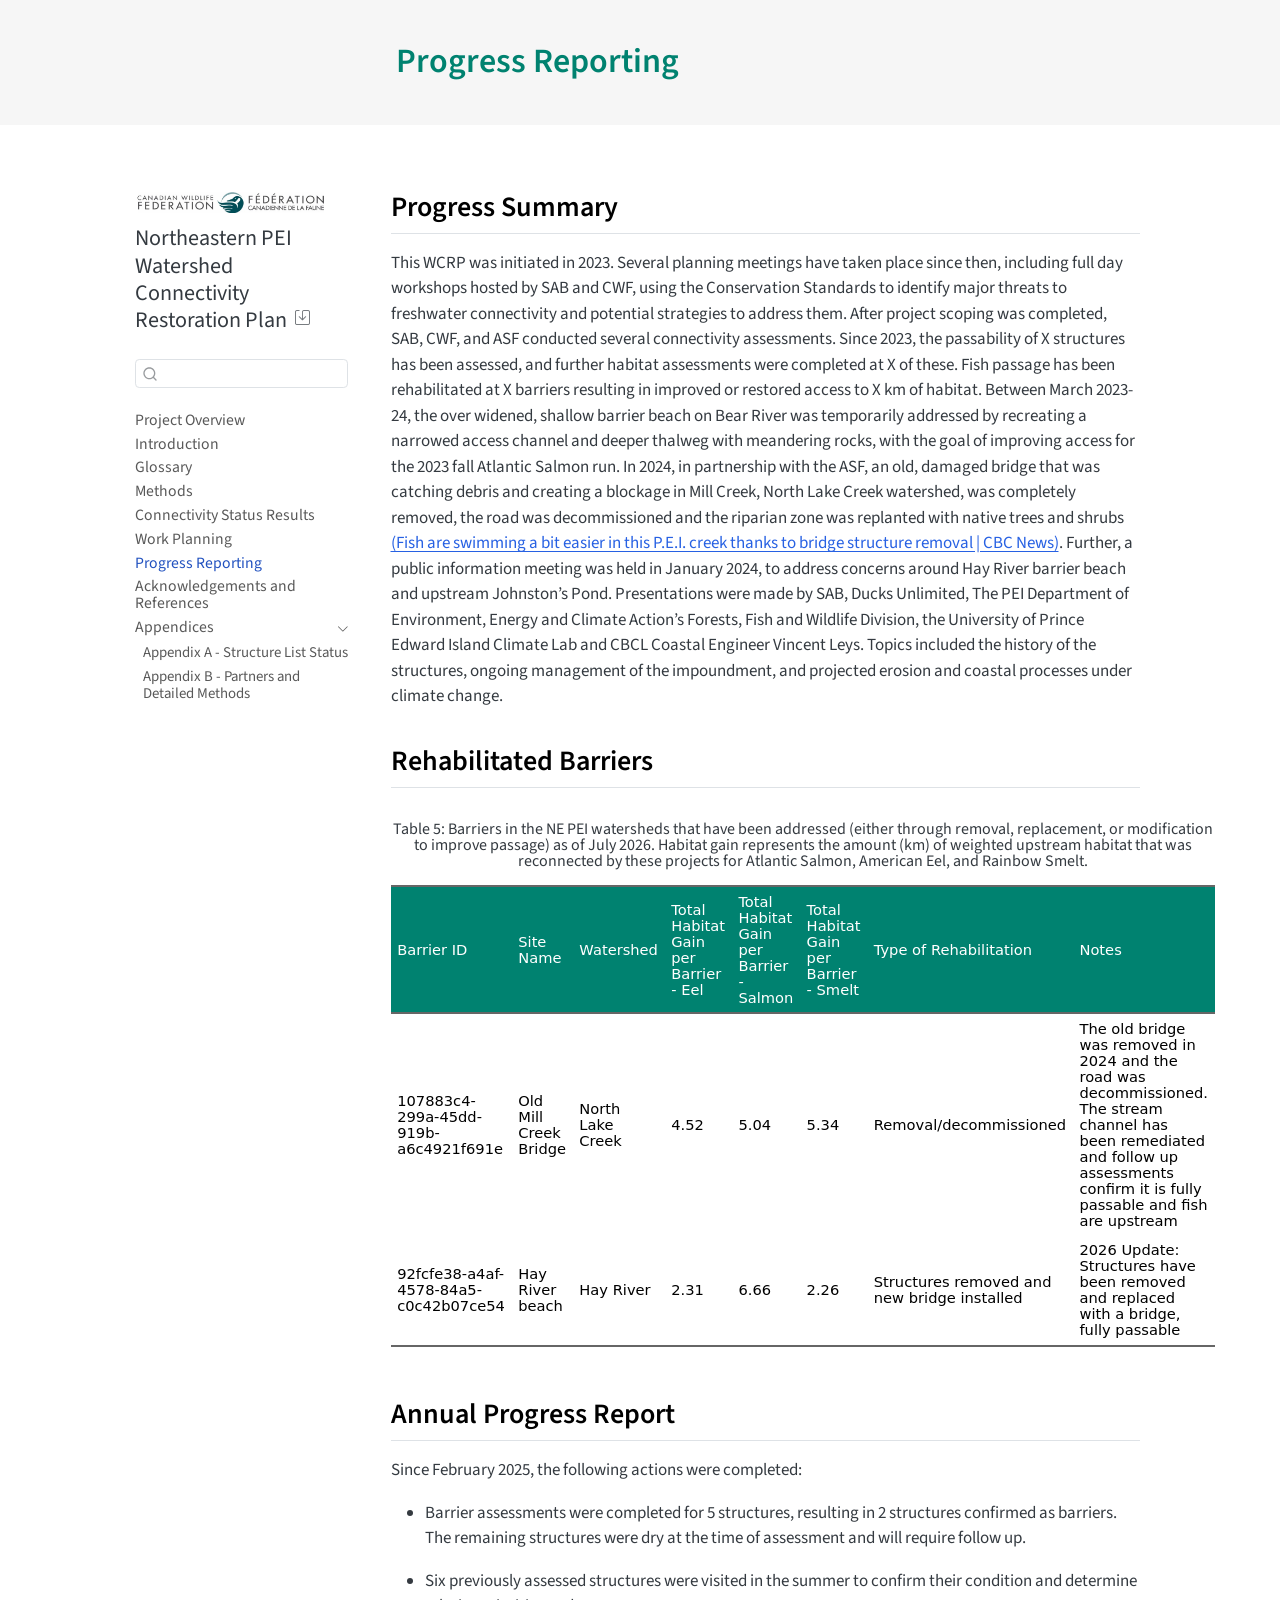
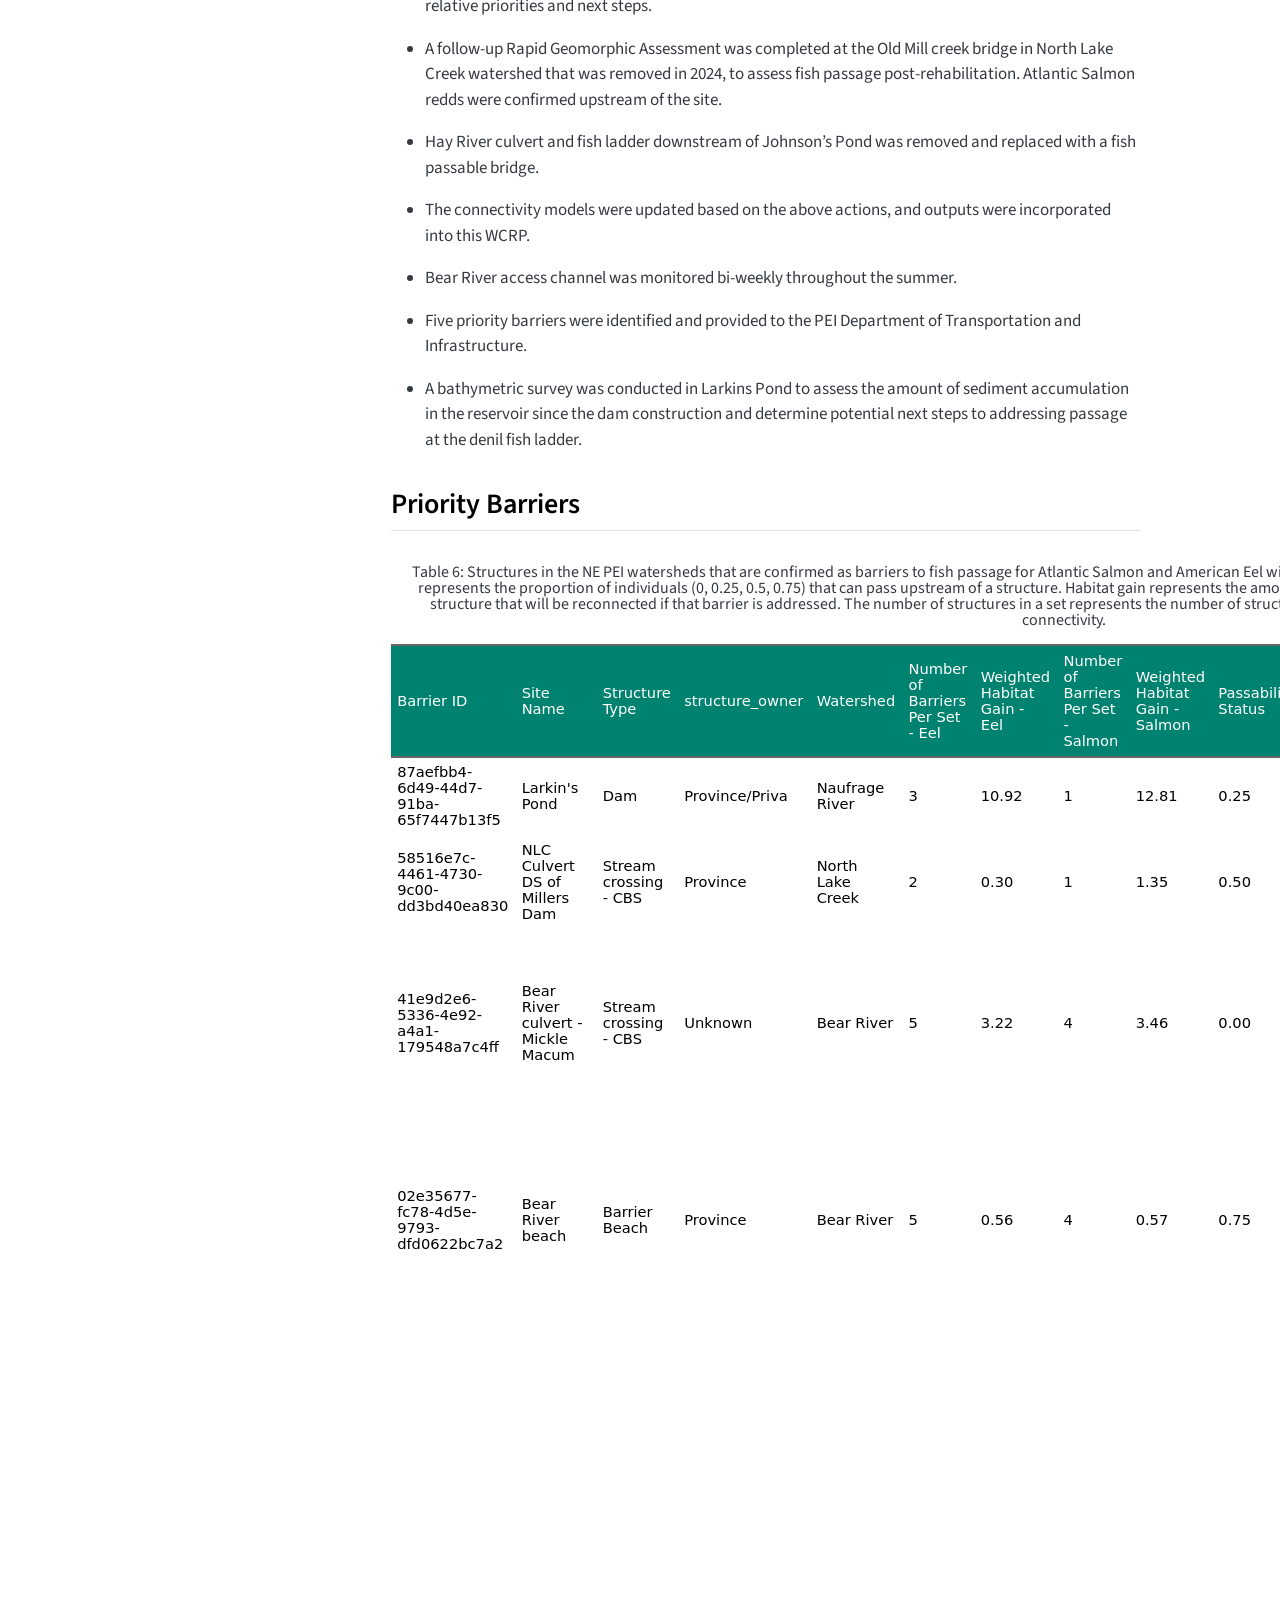
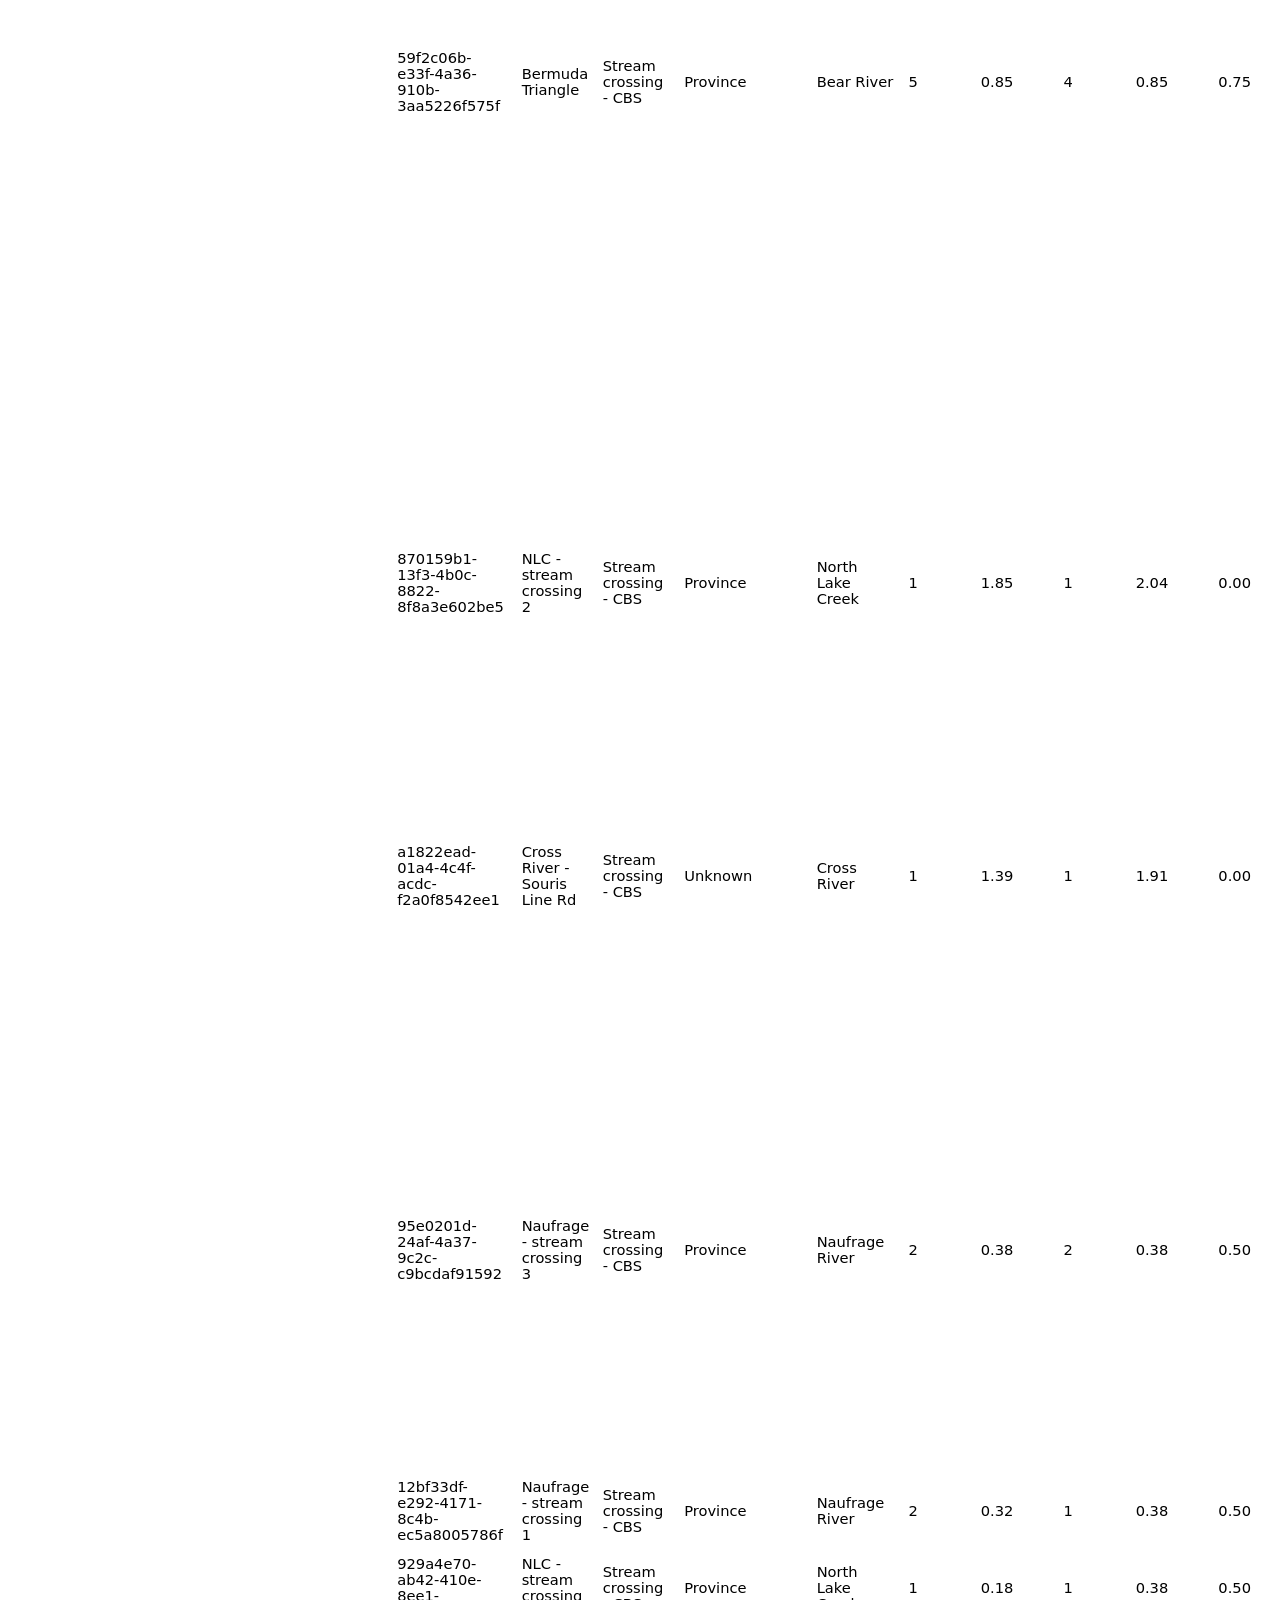
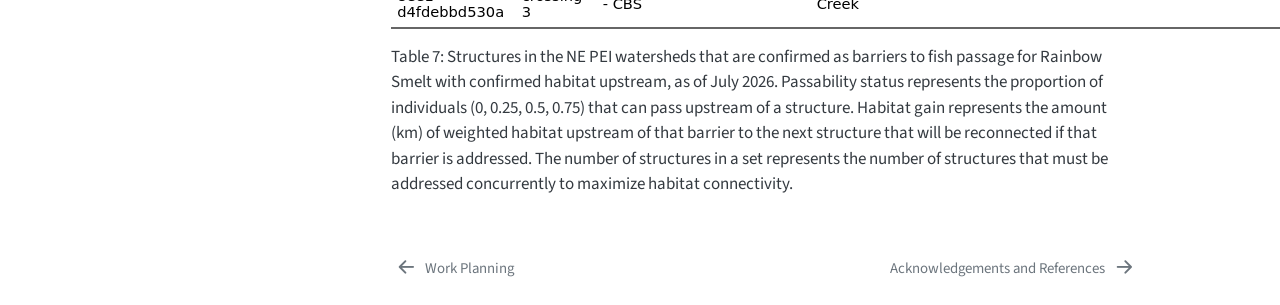
<file: _book/content/progress-reporting.html>
<!DOCTYPE html>
<html xmlns="http://www.w3.org/1999/xhtml" lang="en" xml:lang="en"><head>

<meta charset="utf-8">
<meta name="generator" content="quarto-1.10.18">

<meta name="viewport" content="width=device-width, initial-scale=1.0, user-scalable=yes">


<title>Progress Reporting – Northeastern PEI Watershed Connectivity Restoration Plan</title>
<style>
/* Default styles provided by pandoc.
** See https://pandoc.org/MANUAL.html#variables-for-html for config info.
*/
span.smallcaps{font-variant: small-caps;}
div.columns{display: flex; gap: 1.5em;}
div.column{flex: auto;}
@media screen {
div.columns{gap: min(4vw, 1.5em);}
div.column{overflow-x: auto;}
}
div.hanging-indent{margin-left: 1.5em; text-indent: -1.5em;}
ul.task-list{list-style: none;}
ul.task-list li input[type="checkbox"] {
  width: 0.8em;
  margin: 0 0.8em 0.2em -1em; /* quarto-specific, see https://github.com/quarto-dev/quarto-cli/issues/4556 */ 
  vertical-align: middle;
}
</style>


<script src="../site_libs/quarto-nav/quarto-nav.js"></script>
<script src="../site_libs/clipboard/clipboard.min.js"></script>
<script src="../site_libs/quarto-search/autocomplete.umd.js"></script>
<script src="../site_libs/quarto-search/fuse.min.js"></script>
<script src="../site_libs/quarto-search/quarto-search.js"></script>
<meta name="quarto:offset" content="../">
<link href="../content/references.html" rel="next">
<link href="../content/work-planning.html" rel="prev">
<script src="../site_libs/quarto-html/quarto.js" type="module"></script>
<script src="../site_libs/quarto-html/tabsets/tabsets.js" type="module"></script>
<script src="../site_libs/quarto-html/popper.min.js"></script>
<script src="../site_libs/quarto-html/tippy.umd.min.js"></script>
<script src="../site_libs/quarto-html/anchor.min.js"></script>
<link href="../site_libs/quarto-html/tippy.css" rel="stylesheet">
<link href="../site_libs/quarto-html/quarto-syntax-highlighting-64a204ab8560d761af7679ceaba22944.css" rel="stylesheet" id="quarto-text-highlighting-styles">
<script src="../site_libs/bootstrap/bootstrap.min.js"></script>
<link href="../site_libs/bootstrap/bootstrap-icons.css" rel="stylesheet">
<link href="../site_libs/bootstrap/bootstrap-d68e083fcb7a6ebd49264ddc944d4809.min.css" rel="stylesheet" append-hash="true" id="quarto-bootstrap" data-mode="light">
<script id="quarto-search-options" type="application/json">{
  "location": "sidebar",
  "copy-button": false,
  "collapse-after": 3,
  "panel-placement": "start",
  "type": "textbox",
  "limit": 50,
  "keyboard-shortcut": [
    "f",
    "/",
    "s"
  ],
  "show-item-context": false,
  "language": {
    "search-no-results-text": "No results",
    "search-matching-documents-text": "matching documents",
    "search-copy-link-title": "Copy link to search",
    "search-hide-matches-text": "Hide additional matches",
    "search-more-match-text": "more match in this document",
    "search-more-matches-text": "more matches in this document",
    "search-clear-button-title": "Clear",
    "search-text-placeholder": "",
    "search-detached-cancel-button-title": "Cancel",
    "search-submit-button-title": "Submit",
    "search-label": "Search"
  }
}</script>
<style>

      .quarto-title-block .quarto-title-banner {
        background: #f6f6f6;
      }
</style>
<link href="../site_libs/tabwid-1.1.3/tabwid.css" rel="stylesheet">
<script src="../site_libs/tabwid-1.1.3/tabwid.js"></script>


<link rel="stylesheet" href="../style.css">
</head>

<body class="nav-sidebar floating fullcontent quarto-light">

<div id="quarto-search-results"></div>
  <header id="quarto-header" class="headroom fixed-top quarto-banner">
  <nav class="quarto-secondary-nav">
    <div class="container-fluid d-flex">
      <button type="button" class="quarto-btn-toggle btn" data-bs-toggle="collapse" role="button" data-bs-target=".quarto-sidebar-collapse-item" aria-controls="quarto-sidebar" aria-expanded="false" aria-label="Toggle sidebar navigation" onclick="if (window.quartoToggleHeadroom) { window.quartoToggleHeadroom(); }">
        <i class="bi bi-layout-text-sidebar-reverse"></i>
      </button>
        <nav class="quarto-page-breadcrumbs" aria-label="breadcrumb"><ol class="breadcrumb"><li class="breadcrumb-item"><a href="../content/progress-reporting.html">Progress Reporting</a></li></ol></nav>
        <a class="flex-grow-1" role="navigation" data-bs-toggle="collapse" data-bs-target=".quarto-sidebar-collapse-item" aria-controls="quarto-sidebar" aria-expanded="false" aria-label="Toggle sidebar navigation" onclick="if (window.quartoToggleHeadroom) { window.quartoToggleHeadroom(); }">      
        </a>
      <button type="button" class="btn quarto-search-button" aria-label="Search" onclick="window.quartoOpenSearch();">
        <i class="bi bi-search"></i>
      </button>
    </div>
  </nav>
</header>
<!-- content -->
<header id="title-block-header" class="quarto-title-block default page-columns page-full">
  <div class="quarto-title-banner page-columns page-full">
    <div class="quarto-title column-body">
      <h1 class="title">Progress Reporting</h1>
                      </div>
  </div>
    
  
  <div class="quarto-title-meta">

      
    
      
    </div>
    
  
  </header><div id="quarto-content" class="quarto-container page-columns page-rows-contents page-layout-article">
<!-- sidebar -->
  <nav id="quarto-sidebar" class="sidebar collapse collapse-horizontal quarto-sidebar-collapse-item sidebar-navigation floating overflow-auto">
    <div class="pt-lg-2 mt-2 text-left sidebar-header sidebar-header-stacked">
      <a href="../index.html" class="sidebar-logo-link">
      <img src="../content/images/logo.png" alt="" class="sidebar-logo light-content py-0 d-lg-inline d-none">
      <img src="../content/images/logo.png" alt="" class="sidebar-logo dark-content py-0 d-lg-inline d-none">
      </a>
    <div class="sidebar-title mb-0 py-0">
      <a href="../">Northeastern PEI Watershed Connectivity Restoration Plan</a> 
        <div class="sidebar-tools-main">
    <a href="" title="" class="quarto-navigation-tool px-1" aria-label=""><i class="bi bi-save"></i></a>
</div>
    </div>
      </div>
        <div class="mt-2 flex-shrink-0 align-items-center">
        <div class="sidebar-search">
        <div id="quarto-search" class="" title="Search"></div>
        </div>
        </div>
    <div class="sidebar-menu-container"> 
    <ul class="list-unstyled mt-1">
        <li class="sidebar-item">
  <div class="sidebar-item-container"> 
  <a href="../index.html" class="sidebar-item-text sidebar-link">
 <span class="menu-text">Project Overview</span></a>
  </div>
</li>
        <li class="sidebar-item">
  <div class="sidebar-item-container"> 
  <a href="../content/project-overview.html" class="sidebar-item-text sidebar-link">
 <span class="menu-text">Introduction</span></a>
  </div>
</li>
        <li class="sidebar-item">
  <div class="sidebar-item-container"> 
  <a href="../content/glossary.html" class="sidebar-item-text sidebar-link">
 <span class="menu-text">Glossary</span></a>
  </div>
</li>
        <li class="sidebar-item">
  <div class="sidebar-item-container"> 
  <a href="../content/data-methods.html" class="sidebar-item-text sidebar-link">
 <span class="menu-text">Methods</span></a>
  </div>
</li>
        <li class="sidebar-item">
  <div class="sidebar-item-container"> 
  <a href="../content/connectivity-status.html" class="sidebar-item-text sidebar-link">
 <span class="menu-text">Connectivity Status Results</span></a>
  </div>
</li>
        <li class="sidebar-item">
  <div class="sidebar-item-container"> 
  <a href="../content/work-planning.html" class="sidebar-item-text sidebar-link">
 <span class="menu-text">Work Planning</span></a>
  </div>
</li>
        <li class="sidebar-item">
  <div class="sidebar-item-container"> 
  <a href="../content/progress-reporting.html" class="sidebar-item-text sidebar-link active">
 <span class="menu-text">Progress Reporting</span></a>
  </div>
</li>
        <li class="sidebar-item">
  <div class="sidebar-item-container"> 
  <a href="../content/references.html" class="sidebar-item-text sidebar-link">
 <span class="menu-text">Acknowledgements and References</span></a>
  </div>
</li>
        <li class="sidebar-item sidebar-item-section">
      <div class="sidebar-item-container"> 
            <a class="sidebar-item-text sidebar-link text-start" data-bs-toggle="collapse" data-bs-target="#quarto-sidebar-section-1" role="navigation" aria-expanded="true">
 <span class="menu-text">Appendices</span></a>
          <a class="sidebar-item-toggle text-start" data-bs-toggle="collapse" data-bs-target="#quarto-sidebar-section-1" role="navigation" aria-expanded="true" aria-label="Toggle section">
            <i class="bi bi-chevron-right ms-2"></i>
          </a> 
      </div>
      <ul id="quarto-sidebar-section-1" class="collapse list-unstyled sidebar-section depth1 show">  
          <li class="sidebar-item">
  <div class="sidebar-item-container"> 
  <a href="../content/appendix-a.html" class="sidebar-item-text sidebar-link">
 <span class="menu-text">Appendix A - Structure List Status</span></a>
  </div>
</li>
          <li class="sidebar-item">
  <div class="sidebar-item-container"> 
  <a href="../content/appendix-b.html" class="sidebar-item-text sidebar-link">
 <span class="menu-text">Appendix B - Partners and Detailed Methods</span></a>
  </div>
</li>
      </ul>
  </li>
    </ul>
    </div>
</nav>
<div id="quarto-sidebar-glass" class="quarto-sidebar-collapse-item" data-bs-toggle="collapse" data-bs-target=".quarto-sidebar-collapse-item"></div>
<!-- margin-sidebar -->
    
<!-- main -->
<main class="content quarto-banner-title-block" id="quarto-document-content">





<section id="progress-summary" class="level2 unnumbered">
<h2 class="unnumbered anchored" data-anchor-id="progress-summary">Progress Summary</h2>
<p>This WCRP was initiated in 2023. Several planning meetings have taken place since then, including full day workshops hosted by SAB and CWF, using the Conservation Standards to identify major threats to freshwater connectivity and potential strategies to address them. After project scoping was completed, SAB, CWF, and ASF conducted several connectivity assessments. Since 2023, the passability of X structures has been assessed, and further habitat assessments were completed at X of these. Fish passage has been rehabilitated at X barriers resulting in improved or restored access to X km of habitat. Between March 2023-24, the over widened, shallow barrier beach on Bear River was temporarily addressed by recreating a narrowed access channel and deeper thalweg with meandering rocks, with the goal of improving access for the 2023 fall Atlantic Salmon run. In 2024, in partnership with the ASF, an old, damaged bridge that was catching debris and creating a blockage in Mill Creek, North Lake Creek watershed, was completely removed, the road was decommissioned and the riparian zone was replanted with native trees and shrubs <a href="https://www.cbc.ca/news/canada/prince-edward-island/pei-bridge-removed-improved-fish-passage-1.7280811">(Fish are swimming a bit easier in this P.E.I. creek thanks to bridge structure removal | CBC News)</a>. Further, a public information meeting was held in January 2024, to address concerns around Hay River barrier beach and upstream Johnston’s Pond. Presentations were made by SAB, Ducks Unlimited, The PEI Department of Environment, Energy and Climate Action’s Forests, Fish and Wildlife Division, the University of Prince Edward Island Climate Lab and CBCL Coastal Engineer Vincent Leys. Topics included the history of the structures, ongoing management of the impoundment, and projected erosion and coastal processes under climate change.</p>
</section>
<section id="rehabilitated-barriers" class="level2 unnumbered">
<h2 class="unnumbered anchored" data-anchor-id="rehabilitated-barriers">Rehabilitated Barriers</h2>
<div class="cell" data-tbl-cap="Table 5: Barriers in the NE PEI watersheds that have been addressed (either through removal, replacement, or modification to improve passage) as of July 2026. Habitat gain represents the amount (km) of weighted upstream habitat that was reconnected by these projects for Atlantic Salmon, American Eel, and Rainbow Smelt.">
<div class="tabwid"><style>.cl-d8bad469{}.cl-2349fc20{font-family:'DejaVu Sans';font-size:11pt;font-weight:normal;font-style:normal;text-decoration:none;color:rgba(255, 255, 255, 1.00);background-color:transparent;}.cl-5430bca3{font-family:'DejaVu Sans';font-size:11pt;font-weight:normal;font-style:normal;text-decoration:none;color:rgba(0, 0, 0, 1.00);background-color:transparent;}.cl-6477613b{margin:0;text-align:left;border-bottom: 0 solid rgba(0, 0, 0, 1.00);border-top: 0 solid rgba(0, 0, 0, 1.00);border-left: 0 solid rgba(0, 0, 0, 1.00);border-right: 0 solid rgba(0, 0, 0, 1.00);padding-bottom:5pt;padding-top:5pt;padding-left:5pt;padding-right:5pt;line-height: 1;background-color:transparent;}.cl-96daf199{width:3.535in;background-color:rgba(0, 130, 112, 1.00);vertical-align: middle;border-bottom: 1.5pt solid rgba(102, 102, 102, 1.00);border-top: 1.5pt solid rgba(102, 102, 102, 1.00);border-left: 0 solid rgba(0, 0, 0, 1.00);border-right: 0 solid rgba(0, 0, 0, 1.00);margin-bottom:0;margin-top:0;margin-left:0;margin-right:0;}.cl-f5acc076{width:1.894in;background-color:rgba(0, 130, 112, 1.00);vertical-align: middle;border-bottom: 1.5pt solid rgba(102, 102, 102, 1.00);border-top: 1.5pt solid rgba(102, 102, 102, 1.00);border-left: 0 solid rgba(0, 0, 0, 1.00);border-right: 0 solid rgba(0, 0, 0, 1.00);margin-bottom:0;margin-top:0;margin-left:0;margin-right:0;}.cl-541f92ea{width:1.617in;background-color:rgba(0, 130, 112, 1.00);vertical-align: middle;border-bottom: 1.5pt solid rgba(102, 102, 102, 1.00);border-top: 1.5pt solid rgba(102, 102, 102, 1.00);border-left: 0 solid rgba(0, 0, 0, 1.00);border-right: 0 solid rgba(0, 0, 0, 1.00);margin-bottom:0;margin-top:0;margin-left:0;margin-right:0;}.cl-062ffbb3{width:2.937in;background-color:rgba(0, 130, 112, 1.00);vertical-align: middle;border-bottom: 1.5pt solid rgba(102, 102, 102, 1.00);border-top: 1.5pt solid rgba(102, 102, 102, 1.00);border-left: 0 solid rgba(0, 0, 0, 1.00);border-right: 0 solid rgba(0, 0, 0, 1.00);margin-bottom:0;margin-top:0;margin-left:0;margin-right:0;}.cl-895307d5{width:3.276in;background-color:rgba(0, 130, 112, 1.00);vertical-align: middle;border-bottom: 1.5pt solid rgba(102, 102, 102, 1.00);border-top: 1.5pt solid rgba(102, 102, 102, 1.00);border-left: 0 solid rgba(0, 0, 0, 1.00);border-right: 0 solid rgba(0, 0, 0, 1.00);margin-bottom:0;margin-top:0;margin-left:0;margin-right:0;}.cl-821aa234{width:3.146in;background-color:rgba(0, 130, 112, 1.00);vertical-align: middle;border-bottom: 1.5pt solid rgba(102, 102, 102, 1.00);border-top: 1.5pt solid rgba(102, 102, 102, 1.00);border-left: 0 solid rgba(0, 0, 0, 1.00);border-right: 0 solid rgba(0, 0, 0, 1.00);margin-bottom:0;margin-top:0;margin-left:0;margin-right:0;}.cl-56322a4b{width:3.744in;background-color:rgba(0, 130, 112, 1.00);vertical-align: middle;border-bottom: 1.5pt solid rgba(102, 102, 102, 1.00);border-top: 1.5pt solid rgba(102, 102, 102, 1.00);border-left: 0 solid rgba(0, 0, 0, 1.00);border-right: 0 solid rgba(0, 0, 0, 1.00);margin-bottom:0;margin-top:0;margin-left:0;margin-right:0;}.cl-70eb232c{width:15.011in;background-color:rgba(0, 130, 112, 1.00);vertical-align: middle;border-bottom: 1.5pt solid rgba(102, 102, 102, 1.00);border-top: 1.5pt solid rgba(102, 102, 102, 1.00);border-left: 0 solid rgba(0, 0, 0, 1.00);border-right: 0 solid rgba(0, 0, 0, 1.00);margin-bottom:0;margin-top:0;margin-left:0;margin-right:0;}.cl-e34f4507{width:3.535in;background-color:transparent;vertical-align: middle;border-bottom: 0 solid rgba(0, 0, 0, 1.00);border-top: 0 solid rgba(0, 0, 0, 1.00);border-left: 0 solid rgba(0, 0, 0, 1.00);border-right: 0 solid rgba(0, 0, 0, 1.00);margin-bottom:0;margin-top:0;margin-left:0;margin-right:0;}.cl-faa464ac{width:1.894in;background-color:transparent;vertical-align: middle;border-bottom: 0 solid rgba(0, 0, 0, 1.00);border-top: 0 solid rgba(0, 0, 0, 1.00);border-left: 0 solid rgba(0, 0, 0, 1.00);border-right: 0 solid rgba(0, 0, 0, 1.00);margin-bottom:0;margin-top:0;margin-left:0;margin-right:0;}.cl-a29090e3{width:1.617in;background-color:transparent;vertical-align: middle;border-bottom: 0 solid rgba(0, 0, 0, 1.00);border-top: 0 solid rgba(0, 0, 0, 1.00);border-left: 0 solid rgba(0, 0, 0, 1.00);border-right: 0 solid rgba(0, 0, 0, 1.00);margin-bottom:0;margin-top:0;margin-left:0;margin-right:0;}.cl-c8b368b4{width:2.937in;background-color:transparent;vertical-align: middle;border-bottom: 0 solid rgba(0, 0, 0, 1.00);border-top: 0 solid rgba(0, 0, 0, 1.00);border-left: 0 solid rgba(0, 0, 0, 1.00);border-right: 0 solid rgba(0, 0, 0, 1.00);margin-bottom:0;margin-top:0;margin-left:0;margin-right:0;}.cl-c293b86b{width:3.276in;background-color:transparent;vertical-align: middle;border-bottom: 0 solid rgba(0, 0, 0, 1.00);border-top: 0 solid rgba(0, 0, 0, 1.00);border-left: 0 solid rgba(0, 0, 0, 1.00);border-right: 0 solid rgba(0, 0, 0, 1.00);margin-bottom:0;margin-top:0;margin-left:0;margin-right:0;}.cl-1f7fa34e{width:3.146in;background-color:transparent;vertical-align: middle;border-bottom: 0 solid rgba(0, 0, 0, 1.00);border-top: 0 solid rgba(0, 0, 0, 1.00);border-left: 0 solid rgba(0, 0, 0, 1.00);border-right: 0 solid rgba(0, 0, 0, 1.00);margin-bottom:0;margin-top:0;margin-left:0;margin-right:0;}.cl-5ae17528{width:3.744in;background-color:transparent;vertical-align: middle;border-bottom: 0 solid rgba(0, 0, 0, 1.00);border-top: 0 solid rgba(0, 0, 0, 1.00);border-left: 0 solid rgba(0, 0, 0, 1.00);border-right: 0 solid rgba(0, 0, 0, 1.00);margin-bottom:0;margin-top:0;margin-left:0;margin-right:0;}.cl-138353d6{width:15.011in;background-color:transparent;vertical-align: middle;border-bottom: 0 solid rgba(0, 0, 0, 1.00);border-top: 0 solid rgba(0, 0, 0, 1.00);border-left: 0 solid rgba(0, 0, 0, 1.00);border-right: 0 solid rgba(0, 0, 0, 1.00);margin-bottom:0;margin-top:0;margin-left:0;margin-right:0;}.cl-21a892e0{width:3.535in;background-color:transparent;vertical-align: middle;border-bottom: 1.5pt solid rgba(102, 102, 102, 1.00);border-top: 0 solid rgba(0, 0, 0, 1.00);border-left: 0 solid rgba(0, 0, 0, 1.00);border-right: 0 solid rgba(0, 0, 0, 1.00);margin-bottom:0;margin-top:0;margin-left:0;margin-right:0;}.cl-4cec5103{width:1.894in;background-color:transparent;vertical-align: middle;border-bottom: 1.5pt solid rgba(102, 102, 102, 1.00);border-top: 0 solid rgba(0, 0, 0, 1.00);border-left: 0 solid rgba(0, 0, 0, 1.00);border-right: 0 solid rgba(0, 0, 0, 1.00);margin-bottom:0;margin-top:0;margin-left:0;margin-right:0;}.cl-96a9e680{width:1.617in;background-color:transparent;vertical-align: middle;border-bottom: 1.5pt solid rgba(102, 102, 102, 1.00);border-top: 0 solid rgba(0, 0, 0, 1.00);border-left: 0 solid rgba(0, 0, 0, 1.00);border-right: 0 solid rgba(0, 0, 0, 1.00);margin-bottom:0;margin-top:0;margin-left:0;margin-right:0;}.cl-d79f8a5d{width:2.937in;background-color:transparent;vertical-align: middle;border-bottom: 1.5pt solid rgba(102, 102, 102, 1.00);border-top: 0 solid rgba(0, 0, 0, 1.00);border-left: 0 solid rgba(0, 0, 0, 1.00);border-right: 0 solid rgba(0, 0, 0, 1.00);margin-bottom:0;margin-top:0;margin-left:0;margin-right:0;}.cl-39be1342{width:3.276in;background-color:transparent;vertical-align: middle;border-bottom: 1.5pt solid rgba(102, 102, 102, 1.00);border-top: 0 solid rgba(0, 0, 0, 1.00);border-left: 0 solid rgba(0, 0, 0, 1.00);border-right: 0 solid rgba(0, 0, 0, 1.00);margin-bottom:0;margin-top:0;margin-left:0;margin-right:0;}.cl-1501bc3a{width:3.146in;background-color:transparent;vertical-align: middle;border-bottom: 1.5pt solid rgba(102, 102, 102, 1.00);border-top: 0 solid rgba(0, 0, 0, 1.00);border-left: 0 solid rgba(0, 0, 0, 1.00);border-right: 0 solid rgba(0, 0, 0, 1.00);margin-bottom:0;margin-top:0;margin-left:0;margin-right:0;}.cl-b62d01e9{width:3.744in;background-color:transparent;vertical-align: middle;border-bottom: 1.5pt solid rgba(102, 102, 102, 1.00);border-top: 0 solid rgba(0, 0, 0, 1.00);border-left: 0 solid rgba(0, 0, 0, 1.00);border-right: 0 solid rgba(0, 0, 0, 1.00);margin-bottom:0;margin-top:0;margin-left:0;margin-right:0;}.cl-cbbff1ae{width:15.011in;background-color:transparent;vertical-align: middle;border-bottom: 1.5pt solid rgba(102, 102, 102, 1.00);border-top: 0 solid rgba(0, 0, 0, 1.00);border-left: 0 solid rgba(0, 0, 0, 1.00);border-right: 0 solid rgba(0, 0, 0, 1.00);margin-bottom:0;margin-top:0;margin-left:0;margin-right:0;}</style><table data-quarto-disable-processing="true" class="cl-d8bad469"><caption><p>Table 5: Barriers in the NE PEI watersheds that have been addressed
(either through removal, replacement, or modification to improve
passage) as of July 2026. Habitat gain represents the amount (km) of
weighted upstream habitat that was reconnected by these projects for
Atlantic Salmon, American Eel, and Rainbow Smelt.</p></caption><thead><tr style="overflow-wrap:break-word;"><th class="cl-96daf199"><p class="cl-6477613b"><span class="cl-2349fc20">Barrier ID</span></p></th><th class="cl-f5acc076"><p class="cl-6477613b"><span class="cl-2349fc20">Site Name</span></p></th><th class="cl-541f92ea"><p class="cl-6477613b"><span class="cl-2349fc20">Watershed</span></p></th><th class="cl-062ffbb3"><p class="cl-6477613b"><span class="cl-2349fc20">Total Habitat Gain per Barrier - Eel</span></p></th><th class="cl-895307d5"><p class="cl-6477613b"><span class="cl-2349fc20">Total Habitat Gain per Barrier - Salmon</span></p></th><th class="cl-821aa234"><p class="cl-6477613b"><span class="cl-2349fc20">Total Habitat Gain per Barrier - Smelt</span></p></th><th class="cl-56322a4b"><p class="cl-6477613b"><span class="cl-2349fc20">Type of Rehabilitation</span></p></th><th class="cl-70eb232c"><p class="cl-6477613b"><span class="cl-2349fc20">Notes</span></p></th></tr></thead><tbody><tr style="overflow-wrap:break-word;"><td class="cl-e34f4507"><p class="cl-6477613b"><span class="cl-5430bca3">107883c4-299a-45dd-919b-a6c4921f691e</span></p></td><td class="cl-faa464ac"><p class="cl-6477613b"><span class="cl-5430bca3">Old Mill Creek Bridge</span></p></td><td class="cl-a29090e3"><p class="cl-6477613b"><span class="cl-5430bca3">North Lake Creek</span></p></td><td class="cl-c8b368b4"><p class="cl-6477613b"><span class="cl-5430bca3">4.52</span></p></td><td class="cl-c293b86b"><p class="cl-6477613b"><span class="cl-5430bca3">5.04</span></p></td><td class="cl-1f7fa34e"><p class="cl-6477613b"><span class="cl-5430bca3">5.34</span></p></td><td class="cl-5ae17528"><p class="cl-6477613b"><span class="cl-5430bca3">Removal/decommissioned</span></p></td><td class="cl-138353d6"><p class="cl-6477613b"><span class="cl-5430bca3">The old bridge was removed in 2024 and the road was decommissioned. The stream channel has been remediated and follow up assessments confirm it is fully passable and fish are upstream</span></p></td></tr><tr style="overflow-wrap:break-word;"><td class="cl-21a892e0"><p class="cl-6477613b"><span class="cl-5430bca3">92fcfe38-a4af-4578-84a5-c0c42b07ce54</span></p></td><td class="cl-4cec5103"><p class="cl-6477613b"><span class="cl-5430bca3">Hay River beach </span></p></td><td class="cl-96a9e680"><p class="cl-6477613b"><span class="cl-5430bca3">Hay River</span></p></td><td class="cl-d79f8a5d"><p class="cl-6477613b"><span class="cl-5430bca3">2.31</span></p></td><td class="cl-39be1342"><p class="cl-6477613b"><span class="cl-5430bca3">6.66</span></p></td><td class="cl-1501bc3a"><p class="cl-6477613b"><span class="cl-5430bca3">2.26</span></p></td><td class="cl-b62d01e9"><p class="cl-6477613b"><span class="cl-5430bca3">Structures removed and new bridge installed</span></p></td><td class="cl-cbbff1ae"><p class="cl-6477613b"><span class="cl-5430bca3">2026 Update: Structures have been removed and replaced with a bridge, fully passable</span></p></td></tr></tbody></table></div>
</div>
</section>
<section id="annual-progress-report" class="level2 unnumbered">
<h2 class="unnumbered anchored" data-anchor-id="annual-progress-report">Annual Progress Report</h2>
<p>Since February 2025, the following actions were completed:</p>
<ul>
<li><p>Barrier assessments were completed for 5 structures, resulting in 2 structures confirmed as barriers. The remaining structures were dry at the time of assessment and will require follow up.</p></li>
<li><p>Six previously assessed structures were visited in the summer to confirm their condition and determine relative priorities and next steps.</p></li>
<li><p>A follow-up Rapid Geomorphic Assessment was completed at the Old Mill creek bridge in North Lake Creek watershed that was removed in 2024, to assess fish passage post-rehabilitation. Atlantic Salmon redds were confirmed upstream of the site.</p></li>
<li><p>Hay River culvert and fish ladder downstream of Johnson’s Pond was removed and replaced with a fish passable bridge.</p></li>
<li><p>The connectivity models were updated based on the above actions, and outputs were incorporated into this WCRP.</p></li>
<li><p>Bear River access channel was monitored bi-weekly throughout the summer.</p></li>
<li><p>Five priority barriers were identified and provided to the PEI Department of Transportation and Infrastructure.</p></li>
<li><p>A bathymetric survey was conducted in Larkins Pond to assess the amount of sediment accumulation in the reservoir since the dam construction and determine potential next steps to addressing passage at the denil fish ladder.</p></li>
</ul>
</section>
<section id="priority-barriers" class="level2 unnumbered">
<h2 class="unnumbered anchored" data-anchor-id="priority-barriers">Priority Barriers</h2>
<div class="cell" data-tbl-cap="Table 6: Structures in the NE PEI watersheds that are confirmed as barriers to fish passage for Atlantic Salmon and American Eel with confirmed habitat upstream, as of July 2026. Passability status represents the proportion of individuals (0, 0.25, 0.5, 0.75) that can pass upstream of a structure. Habitat gain represents the amount (km) of weighted habitat upstream of that barrier to the next structure that will be reconnected if that barrier is addressed. The number of structures in a set represents the number of structures that must be addressed concurrently to maximize habitat connectivity.">
<div class="tabwid"><style>.cl-d8bad469{}.cl-2349fc20{font-family:'DejaVu Sans';font-size:11pt;font-weight:normal;font-style:normal;text-decoration:none;color:rgba(255, 255, 255, 1.00);background-color:transparent;}.cl-5430bca3{font-family:'DejaVu Sans';font-size:11pt;font-weight:normal;font-style:normal;text-decoration:none;color:rgba(0, 0, 0, 1.00);background-color:transparent;}.cl-6477613b{margin:0;text-align:left;border-bottom: 0 solid rgba(0, 0, 0, 1.00);border-top: 0 solid rgba(0, 0, 0, 1.00);border-left: 0 solid rgba(0, 0, 0, 1.00);border-right: 0 solid rgba(0, 0, 0, 1.00);padding-bottom:5pt;padding-top:5pt;padding-left:5pt;padding-right:5pt;line-height: 1;background-color:transparent;}.cl-3974f4ec{width:3.579in;background-color:rgba(0, 130, 112, 1.00);vertical-align: middle;border-bottom: 1.5pt solid rgba(102, 102, 102, 1.00);border-top: 1.5pt solid rgba(102, 102, 102, 1.00);border-left: 0 solid rgba(0, 0, 0, 1.00);border-right: 0 solid rgba(0, 0, 0, 1.00);margin-bottom:0;margin-top:0;margin-left:0;margin-right:0;}.cl-592f674d{width:2.903in;background-color:rgba(0, 130, 112, 1.00);vertical-align: middle;border-bottom: 1.5pt solid rgba(102, 102, 102, 1.00);border-top: 1.5pt solid rgba(102, 102, 102, 1.00);border-left: 0 solid rgba(0, 0, 0, 1.00);border-right: 0 solid rgba(0, 0, 0, 1.00);margin-bottom:0;margin-top:0;margin-left:0;margin-right:0;}.cl-90a27766{width:1.986in;background-color:rgba(0, 130, 112, 1.00);vertical-align: middle;border-bottom: 1.5pt solid rgba(102, 102, 102, 1.00);border-top: 1.5pt solid rgba(102, 102, 102, 1.00);border-left: 0 solid rgba(0, 0, 0, 1.00);border-right: 0 solid rgba(0, 0, 0, 1.00);margin-bottom:0;margin-top:0;margin-left:0;margin-right:0;}.cl-a2604a3c{width:1.53in;background-color:rgba(0, 130, 112, 1.00);vertical-align: middle;border-bottom: 1.5pt solid rgba(102, 102, 102, 1.00);border-top: 1.5pt solid rgba(102, 102, 102, 1.00);border-left: 0 solid rgba(0, 0, 0, 1.00);border-right: 0 solid rgba(0, 0, 0, 1.00);margin-bottom:0;margin-top:0;margin-left:0;margin-right:0;}.cl-541f92ea{width:1.617in;background-color:rgba(0, 130, 112, 1.00);vertical-align: middle;border-bottom: 1.5pt solid rgba(102, 102, 102, 1.00);border-top: 1.5pt solid rgba(102, 102, 102, 1.00);border-left: 0 solid rgba(0, 0, 0, 1.00);border-right: 0 solid rgba(0, 0, 0, 1.00);margin-bottom:0;margin-top:0;margin-left:0;margin-right:0;}.cl-72a3dd44{width:2.728in;background-color:rgba(0, 130, 112, 1.00);vertical-align: middle;border-bottom: 1.5pt solid rgba(102, 102, 102, 1.00);border-top: 1.5pt solid rgba(102, 102, 102, 1.00);border-left: 0 solid rgba(0, 0, 0, 1.00);border-right: 0 solid rgba(0, 0, 0, 1.00);margin-bottom:0;margin-top:0;margin-left:0;margin-right:0;}.cl-92446bd3{width:2.412in;background-color:rgba(0, 130, 112, 1.00);vertical-align: middle;border-bottom: 1.5pt solid rgba(102, 102, 102, 1.00);border-top: 1.5pt solid rgba(102, 102, 102, 1.00);border-left: 0 solid rgba(0, 0, 0, 1.00);border-right: 0 solid rgba(0, 0, 0, 1.00);margin-bottom:0;margin-top:0;margin-left:0;margin-right:0;}.cl-dd538708{width:3.068in;background-color:rgba(0, 130, 112, 1.00);vertical-align: middle;border-bottom: 1.5pt solid rgba(102, 102, 102, 1.00);border-top: 1.5pt solid rgba(102, 102, 102, 1.00);border-left: 0 solid rgba(0, 0, 0, 1.00);border-right: 0 solid rgba(0, 0, 0, 1.00);margin-bottom:0;margin-top:0;margin-left:0;margin-right:0;}.cl-6b1587aa{width:2.752in;background-color:rgba(0, 130, 112, 1.00);vertical-align: middle;border-bottom: 1.5pt solid rgba(102, 102, 102, 1.00);border-top: 1.5pt solid rgba(102, 102, 102, 1.00);border-left: 0 solid rgba(0, 0, 0, 1.00);border-right: 0 solid rgba(0, 0, 0, 1.00);margin-bottom:0;margin-top:0;margin-left:0;margin-right:0;}.cl-906d0919{width:1.634in;background-color:rgba(0, 130, 112, 1.00);vertical-align: middle;border-bottom: 1.5pt solid rgba(102, 102, 102, 1.00);border-top: 1.5pt solid rgba(102, 102, 102, 1.00);border-left: 0 solid rgba(0, 0, 0, 1.00);border-right: 0 solid rgba(0, 0, 0, 1.00);margin-bottom:0;margin-top:0;margin-left:0;margin-right:0;}.cl-f8f09b74{width:2.48in;background-color:rgba(0, 130, 112, 1.00);vertical-align: middle;border-bottom: 1.5pt solid rgba(102, 102, 102, 1.00);border-top: 1.5pt solid rgba(102, 102, 102, 1.00);border-left: 0 solid rgba(0, 0, 0, 1.00);border-right: 0 solid rgba(0, 0, 0, 1.00);margin-bottom:0;margin-top:0;margin-left:0;margin-right:0;}.cl-4073ae68{width:0.896in;background-color:rgba(0, 130, 112, 1.00);vertical-align: middle;border-bottom: 1.5pt solid rgba(102, 102, 102, 1.00);border-top: 1.5pt solid rgba(102, 102, 102, 1.00);border-left: 0 solid rgba(0, 0, 0, 1.00);border-right: 0 solid rgba(0, 0, 0, 1.00);margin-bottom:0;margin-top:0;margin-left:0;margin-right:0;}.cl-d8c5aef7{width:2.317in;background-color:rgba(0, 130, 112, 1.00);vertical-align: middle;border-bottom: 1.5pt solid rgba(102, 102, 102, 1.00);border-top: 1.5pt solid rgba(102, 102, 102, 1.00);border-left: 0 solid rgba(0, 0, 0, 1.00);border-right: 0 solid rgba(0, 0, 0, 1.00);margin-bottom:0;margin-top:0;margin-left:0;margin-right:0;}.cl-c4922894{width:53.357in;background-color:rgba(0, 130, 112, 1.00);vertical-align: middle;border-bottom: 1.5pt solid rgba(102, 102, 102, 1.00);border-top: 1.5pt solid rgba(102, 102, 102, 1.00);border-left: 0 solid rgba(0, 0, 0, 1.00);border-right: 0 solid rgba(0, 0, 0, 1.00);margin-bottom:0;margin-top:0;margin-left:0;margin-right:0;}.cl-ec91e910{width:3.579in;background-color:transparent;vertical-align: middle;border-bottom: 0 solid rgba(0, 0, 0, 1.00);border-top: 0 solid rgba(0, 0, 0, 1.00);border-left: 0 solid rgba(0, 0, 0, 1.00);border-right: 0 solid rgba(0, 0, 0, 1.00);margin-bottom:0;margin-top:0;margin-left:0;margin-right:0;}.cl-66357139{width:2.903in;background-color:transparent;vertical-align: middle;border-bottom: 0 solid rgba(0, 0, 0, 1.00);border-top: 0 solid rgba(0, 0, 0, 1.00);border-left: 0 solid rgba(0, 0, 0, 1.00);border-right: 0 solid rgba(0, 0, 0, 1.00);margin-bottom:0;margin-top:0;margin-left:0;margin-right:0;}.cl-b8b51e83{width:1.986in;background-color:transparent;vertical-align: middle;border-bottom: 0 solid rgba(0, 0, 0, 1.00);border-top: 0 solid rgba(0, 0, 0, 1.00);border-left: 0 solid rgba(0, 0, 0, 1.00);border-right: 0 solid rgba(0, 0, 0, 1.00);margin-bottom:0;margin-top:0;margin-left:0;margin-right:0;}.cl-14f08bb0{width:1.53in;background-color:transparent;vertical-align: middle;border-bottom: 0 solid rgba(0, 0, 0, 1.00);border-top: 0 solid rgba(0, 0, 0, 1.00);border-left: 0 solid rgba(0, 0, 0, 1.00);border-right: 0 solid rgba(0, 0, 0, 1.00);margin-bottom:0;margin-top:0;margin-left:0;margin-right:0;}.cl-a29090e3{width:1.617in;background-color:transparent;vertical-align: middle;border-bottom: 0 solid rgba(0, 0, 0, 1.00);border-top: 0 solid rgba(0, 0, 0, 1.00);border-left: 0 solid rgba(0, 0, 0, 1.00);border-right: 0 solid rgba(0, 0, 0, 1.00);margin-bottom:0;margin-top:0;margin-left:0;margin-right:0;}.cl-509259f6{width:2.728in;background-color:transparent;vertical-align: middle;border-bottom: 0 solid rgba(0, 0, 0, 1.00);border-top: 0 solid rgba(0, 0, 0, 1.00);border-left: 0 solid rgba(0, 0, 0, 1.00);border-right: 0 solid rgba(0, 0, 0, 1.00);margin-bottom:0;margin-top:0;margin-left:0;margin-right:0;}.cl-2ce3f23a{width:2.412in;background-color:transparent;vertical-align: middle;border-bottom: 0 solid rgba(0, 0, 0, 1.00);border-top: 0 solid rgba(0, 0, 0, 1.00);border-left: 0 solid rgba(0, 0, 0, 1.00);border-right: 0 solid rgba(0, 0, 0, 1.00);margin-bottom:0;margin-top:0;margin-left:0;margin-right:0;}.cl-23d032b6{width:3.068in;background-color:transparent;vertical-align: middle;border-bottom: 0 solid rgba(0, 0, 0, 1.00);border-top: 0 solid rgba(0, 0, 0, 1.00);border-left: 0 solid rgba(0, 0, 0, 1.00);border-right: 0 solid rgba(0, 0, 0, 1.00);margin-bottom:0;margin-top:0;margin-left:0;margin-right:0;}.cl-6d229619{width:2.752in;background-color:transparent;vertical-align: middle;border-bottom: 0 solid rgba(0, 0, 0, 1.00);border-top: 0 solid rgba(0, 0, 0, 1.00);border-left: 0 solid rgba(0, 0, 0, 1.00);border-right: 0 solid rgba(0, 0, 0, 1.00);margin-bottom:0;margin-top:0;margin-left:0;margin-right:0;}.cl-44140d3c{width:1.634in;background-color:transparent;vertical-align: middle;border-bottom: 0 solid rgba(0, 0, 0, 1.00);border-top: 0 solid rgba(0, 0, 0, 1.00);border-left: 0 solid rgba(0, 0, 0, 1.00);border-right: 0 solid rgba(0, 0, 0, 1.00);margin-bottom:0;margin-top:0;margin-left:0;margin-right:0;}.cl-ef366044{width:2.48in;background-color:transparent;vertical-align: middle;border-bottom: 0 solid rgba(0, 0, 0, 1.00);border-top: 0 solid rgba(0, 0, 0, 1.00);border-left: 0 solid rgba(0, 0, 0, 1.00);border-right: 0 solid rgba(0, 0, 0, 1.00);margin-bottom:0;margin-top:0;margin-left:0;margin-right:0;}.cl-045d1105{width:0.896in;background-color:transparent;vertical-align: middle;border-bottom: 0 solid rgba(0, 0, 0, 1.00);border-top: 0 solid rgba(0, 0, 0, 1.00);border-left: 0 solid rgba(0, 0, 0, 1.00);border-right: 0 solid rgba(0, 0, 0, 1.00);margin-bottom:0;margin-top:0;margin-left:0;margin-right:0;}.cl-b2c9e0f4{width:2.317in;background-color:transparent;vertical-align: middle;border-bottom: 0 solid rgba(0, 0, 0, 1.00);border-top: 0 solid rgba(0, 0, 0, 1.00);border-left: 0 solid rgba(0, 0, 0, 1.00);border-right: 0 solid rgba(0, 0, 0, 1.00);margin-bottom:0;margin-top:0;margin-left:0;margin-right:0;}.cl-1a10bce6{width:53.357in;background-color:transparent;vertical-align: middle;border-bottom: 0 solid rgba(0, 0, 0, 1.00);border-top: 0 solid rgba(0, 0, 0, 1.00);border-left: 0 solid rgba(0, 0, 0, 1.00);border-right: 0 solid rgba(0, 0, 0, 1.00);margin-bottom:0;margin-top:0;margin-left:0;margin-right:0;}.cl-0f7801dd{width:3.579in;background-color:transparent;vertical-align: middle;border-bottom: 1.5pt solid rgba(102, 102, 102, 1.00);border-top: 0 solid rgba(0, 0, 0, 1.00);border-left: 0 solid rgba(0, 0, 0, 1.00);border-right: 0 solid rgba(0, 0, 0, 1.00);margin-bottom:0;margin-top:0;margin-left:0;margin-right:0;}.cl-3b1f7004{width:2.903in;background-color:transparent;vertical-align: middle;border-bottom: 1.5pt solid rgba(102, 102, 102, 1.00);border-top: 0 solid rgba(0, 0, 0, 1.00);border-left: 0 solid rgba(0, 0, 0, 1.00);border-right: 0 solid rgba(0, 0, 0, 1.00);margin-bottom:0;margin-top:0;margin-left:0;margin-right:0;}.cl-5cc48779{width:1.986in;background-color:transparent;vertical-align: middle;border-bottom: 1.5pt solid rgba(102, 102, 102, 1.00);border-top: 0 solid rgba(0, 0, 0, 1.00);border-left: 0 solid rgba(0, 0, 0, 1.00);border-right: 0 solid rgba(0, 0, 0, 1.00);margin-bottom:0;margin-top:0;margin-left:0;margin-right:0;}.cl-f1ef4c84{width:1.53in;background-color:transparent;vertical-align: middle;border-bottom: 1.5pt solid rgba(102, 102, 102, 1.00);border-top: 0 solid rgba(0, 0, 0, 1.00);border-left: 0 solid rgba(0, 0, 0, 1.00);border-right: 0 solid rgba(0, 0, 0, 1.00);margin-bottom:0;margin-top:0;margin-left:0;margin-right:0;}.cl-96a9e680{width:1.617in;background-color:transparent;vertical-align: middle;border-bottom: 1.5pt solid rgba(102, 102, 102, 1.00);border-top: 0 solid rgba(0, 0, 0, 1.00);border-left: 0 solid rgba(0, 0, 0, 1.00);border-right: 0 solid rgba(0, 0, 0, 1.00);margin-bottom:0;margin-top:0;margin-left:0;margin-right:0;}.cl-85924f86{width:2.728in;background-color:transparent;vertical-align: middle;border-bottom: 1.5pt solid rgba(102, 102, 102, 1.00);border-top: 0 solid rgba(0, 0, 0, 1.00);border-left: 0 solid rgba(0, 0, 0, 1.00);border-right: 0 solid rgba(0, 0, 0, 1.00);margin-bottom:0;margin-top:0;margin-left:0;margin-right:0;}.cl-9fe4398f{width:2.412in;background-color:transparent;vertical-align: middle;border-bottom: 1.5pt solid rgba(102, 102, 102, 1.00);border-top: 0 solid rgba(0, 0, 0, 1.00);border-left: 0 solid rgba(0, 0, 0, 1.00);border-right: 0 solid rgba(0, 0, 0, 1.00);margin-bottom:0;margin-top:0;margin-left:0;margin-right:0;}.cl-784679f0{width:3.068in;background-color:transparent;vertical-align: middle;border-bottom: 1.5pt solid rgba(102, 102, 102, 1.00);border-top: 0 solid rgba(0, 0, 0, 1.00);border-left: 0 solid rgba(0, 0, 0, 1.00);border-right: 0 solid rgba(0, 0, 0, 1.00);margin-bottom:0;margin-top:0;margin-left:0;margin-right:0;}.cl-cbf68d89{width:2.752in;background-color:transparent;vertical-align: middle;border-bottom: 1.5pt solid rgba(102, 102, 102, 1.00);border-top: 0 solid rgba(0, 0, 0, 1.00);border-left: 0 solid rgba(0, 0, 0, 1.00);border-right: 0 solid rgba(0, 0, 0, 1.00);margin-bottom:0;margin-top:0;margin-left:0;margin-right:0;}.cl-8d8b4a98{width:1.634in;background-color:transparent;vertical-align: middle;border-bottom: 1.5pt solid rgba(102, 102, 102, 1.00);border-top: 0 solid rgba(0, 0, 0, 1.00);border-left: 0 solid rgba(0, 0, 0, 1.00);border-right: 0 solid rgba(0, 0, 0, 1.00);margin-bottom:0;margin-top:0;margin-left:0;margin-right:0;}.cl-7810d83a{width:2.48in;background-color:transparent;vertical-align: middle;border-bottom: 1.5pt solid rgba(102, 102, 102, 1.00);border-top: 0 solid rgba(0, 0, 0, 1.00);border-left: 0 solid rgba(0, 0, 0, 1.00);border-right: 0 solid rgba(0, 0, 0, 1.00);margin-bottom:0;margin-top:0;margin-left:0;margin-right:0;}.cl-20237880{width:0.896in;background-color:transparent;vertical-align: middle;border-bottom: 1.5pt solid rgba(102, 102, 102, 1.00);border-top: 0 solid rgba(0, 0, 0, 1.00);border-left: 0 solid rgba(0, 0, 0, 1.00);border-right: 0 solid rgba(0, 0, 0, 1.00);margin-bottom:0;margin-top:0;margin-left:0;margin-right:0;}.cl-be9dafc7{width:2.317in;background-color:transparent;vertical-align: middle;border-bottom: 1.5pt solid rgba(102, 102, 102, 1.00);border-top: 0 solid rgba(0, 0, 0, 1.00);border-left: 0 solid rgba(0, 0, 0, 1.00);border-right: 0 solid rgba(0, 0, 0, 1.00);margin-bottom:0;margin-top:0;margin-left:0;margin-right:0;}.cl-bb49c02c{width:53.357in;background-color:transparent;vertical-align: middle;border-bottom: 1.5pt solid rgba(102, 102, 102, 1.00);border-top: 0 solid rgba(0, 0, 0, 1.00);border-left: 0 solid rgba(0, 0, 0, 1.00);border-right: 0 solid rgba(0, 0, 0, 1.00);margin-bottom:0;margin-top:0;margin-left:0;margin-right:0;}</style><table data-quarto-disable-processing="true" class="cl-d8bad469"><caption><p>Table 6: Structures in the NE PEI watersheds that are confirmed as
barriers to fish passage for Atlantic Salmon and American Eel with
confirmed habitat upstream, as of July 2026. Passability status
represents the proportion of individuals (0, 0.25, 0.5, 0.75) that can
pass upstream of a structure. Habitat gain represents the amount (km) of
weighted habitat upstream of that barrier to the next structure that
will be reconnected if that barrier is addressed. The number of
structures in a set represents the number of structures that must be
addressed concurrently to maximize habitat connectivity.</p></caption><thead><tr style="overflow-wrap:break-word;"><th class="cl-3974f4ec"><p class="cl-6477613b"><span class="cl-2349fc20">Barrier ID</span></p></th><th class="cl-592f674d"><p class="cl-6477613b"><span class="cl-2349fc20">Site Name</span></p></th><th class="cl-90a27766"><p class="cl-6477613b"><span class="cl-2349fc20">Structure Type</span></p></th><th class="cl-a2604a3c"><p class="cl-6477613b"><span class="cl-2349fc20">structure_owner</span></p></th><th class="cl-541f92ea"><p class="cl-6477613b"><span class="cl-2349fc20">Watershed</span></p></th><th class="cl-72a3dd44"><p class="cl-6477613b"><span class="cl-2349fc20">Number of Barriers Per Set - Eel</span></p></th><th class="cl-92446bd3"><p class="cl-6477613b"><span class="cl-2349fc20">Weighted Habitat Gain - Eel</span></p></th><th class="cl-dd538708"><p class="cl-6477613b"><span class="cl-2349fc20">Number of Barriers Per Set - Salmon</span></p></th><th class="cl-6b1587aa"><p class="cl-6477613b"><span class="cl-2349fc20">Weighted Habitat Gain - Salmon</span></p></th><th class="cl-906d0919"><p class="cl-6477613b"><span class="cl-2349fc20">Passability Status</span></p></th><th class="cl-f8f09b74"><p class="cl-6477613b"><span class="cl-2349fc20">Assessment Step Completed</span></p></th><th class="cl-4073ae68"><p class="cl-6477613b"><span class="cl-2349fc20">Priority</span></p></th><th class="cl-d8c5aef7"><p class="cl-6477613b"><span class="cl-2349fc20">Next Steps</span></p></th><th class="cl-c4922894"><p class="cl-6477613b"><span class="cl-2349fc20">Notes</span></p></th></tr></thead><tbody><tr style="overflow-wrap:break-word;"><td class="cl-ec91e910"><p class="cl-6477613b"><span class="cl-5430bca3">87aefbb4-6d49-44d7-91ba-65f7447b13f5</span></p></td><td class="cl-66357139"><p class="cl-6477613b"><span class="cl-5430bca3">Larkin's Pond</span></p></td><td class="cl-b8b51e83"><p class="cl-6477613b"><span class="cl-5430bca3">Dam</span></p></td><td class="cl-14f08bb0"><p class="cl-6477613b"><span class="cl-5430bca3">Province/Priva</span></p></td><td class="cl-a29090e3"><p class="cl-6477613b"><span class="cl-5430bca3">Naufrage River</span></p></td><td class="cl-509259f6"><p class="cl-6477613b"><span class="cl-5430bca3">3</span></p></td><td class="cl-2ce3f23a"><p class="cl-6477613b"><span class="cl-5430bca3">10.92</span></p></td><td class="cl-23d032b6"><p class="cl-6477613b"><span class="cl-5430bca3">1</span></p></td><td class="cl-6d229619"><p class="cl-6477613b"><span class="cl-5430bca3">12.81</span></p></td><td class="cl-44140d3c"><p class="cl-6477613b"><span class="cl-5430bca3">0.25</span></p></td><td class="cl-ef366044"><p class="cl-6477613b"><span class="cl-5430bca3">Barrier assessment</span></p></td><td class="cl-045d1105"><p class="cl-6477613b"><span class="cl-5430bca3">High</span></p></td><td class="cl-b2c9e0f4"><p class="cl-6477613b"><span class="cl-5430bca3">Fundraise</span></p></td><td class="cl-1a10bce6"><p class="cl-6477613b"><span class="cl-5430bca3">Denil fish ladder present</span></p></td></tr><tr style="overflow-wrap:break-word;"><td class="cl-ec91e910"><p class="cl-6477613b"><span class="cl-5430bca3">58516e7c-4461-4730-9c00-dd3bd40ea830</span></p></td><td class="cl-66357139"><p class="cl-6477613b"><span class="cl-5430bca3">NLC Culvert DS of Millers Dam</span></p></td><td class="cl-b8b51e83"><p class="cl-6477613b"><span class="cl-5430bca3">Stream crossing - CBS</span></p></td><td class="cl-14f08bb0"><p class="cl-6477613b"><span class="cl-5430bca3">Province</span></p></td><td class="cl-a29090e3"><p class="cl-6477613b"><span class="cl-5430bca3">North Lake Creek</span></p></td><td class="cl-509259f6"><p class="cl-6477613b"><span class="cl-5430bca3">2</span></p></td><td class="cl-2ce3f23a"><p class="cl-6477613b"><span class="cl-5430bca3">0.30</span></p></td><td class="cl-23d032b6"><p class="cl-6477613b"><span class="cl-5430bca3">1</span></p></td><td class="cl-6d229619"><p class="cl-6477613b"><span class="cl-5430bca3">1.35</span></p></td><td class="cl-44140d3c"><p class="cl-6477613b"><span class="cl-5430bca3">0.50</span></p></td><td class="cl-ef366044"><p class="cl-6477613b"><span class="cl-5430bca3">Barrier assessment</span></p></td><td class="cl-045d1105"><p class="cl-6477613b"><span class="cl-5430bca3">High</span></p></td><td class="cl-b2c9e0f4"><p class="cl-6477613b"><span class="cl-5430bca3">Engage with barrier owner</span></p></td><td class="cl-1a10bce6"><p class="cl-6477613b"><span class="cl-5430bca3"></span></p></td></tr><tr style="overflow-wrap:break-word;"><td class="cl-ec91e910"><p class="cl-6477613b"><span class="cl-5430bca3">41e9d2e6-5336-4e92-a4a1-179548a7c4ff</span></p></td><td class="cl-66357139"><p class="cl-6477613b"><span class="cl-5430bca3">Bear River culvert - Mickle Macum</span></p></td><td class="cl-b8b51e83"><p class="cl-6477613b"><span class="cl-5430bca3">Stream crossing - CBS</span></p></td><td class="cl-14f08bb0"><p class="cl-6477613b"><span class="cl-5430bca3">Unknown</span></p></td><td class="cl-a29090e3"><p class="cl-6477613b"><span class="cl-5430bca3">Bear River</span></p></td><td class="cl-509259f6"><p class="cl-6477613b"><span class="cl-5430bca3">5</span></p></td><td class="cl-2ce3f23a"><p class="cl-6477613b"><span class="cl-5430bca3">3.22</span></p></td><td class="cl-23d032b6"><p class="cl-6477613b"><span class="cl-5430bca3">4</span></p></td><td class="cl-6d229619"><p class="cl-6477613b"><span class="cl-5430bca3">3.46</span></p></td><td class="cl-44140d3c"><p class="cl-6477613b"><span class="cl-5430bca3">0.00</span></p></td><td class="cl-ef366044"><p class="cl-6477613b"><span class="cl-5430bca3">Barrier assessment</span></p></td><td class="cl-045d1105"><p class="cl-6477613b"><span class="cl-5430bca3">Medium</span></p></td><td class="cl-b2c9e0f4"><p class="cl-6477613b"><span class="cl-5430bca3">Engage with barrier owner</span></p></td><td class="cl-1a10bce6"><p class="cl-6477613b"><span class="cl-5430bca3">Outflow environment is a riffle; temporary solution would be to add baffles to culvert (contact Paul Strain re: logistics); water levels below 15cm throughout entire culvert; </span></p></td></tr><tr style="overflow-wrap:break-word;"><td class="cl-ec91e910"><p class="cl-6477613b"><span class="cl-5430bca3">02e35677-fc78-4d5e-9793-dfd0622bc7a2</span></p></td><td class="cl-66357139"><p class="cl-6477613b"><span class="cl-5430bca3">Bear River beach</span></p></td><td class="cl-b8b51e83"><p class="cl-6477613b"><span class="cl-5430bca3">Barrier Beach</span></p></td><td class="cl-14f08bb0"><p class="cl-6477613b"><span class="cl-5430bca3">Province</span></p></td><td class="cl-a29090e3"><p class="cl-6477613b"><span class="cl-5430bca3">Bear River</span></p></td><td class="cl-509259f6"><p class="cl-6477613b"><span class="cl-5430bca3">5</span></p></td><td class="cl-2ce3f23a"><p class="cl-6477613b"><span class="cl-5430bca3">0.56</span></p></td><td class="cl-23d032b6"><p class="cl-6477613b"><span class="cl-5430bca3">4</span></p></td><td class="cl-6d229619"><p class="cl-6477613b"><span class="cl-5430bca3">0.57</span></p></td><td class="cl-44140d3c"><p class="cl-6477613b"><span class="cl-5430bca3">0.75</span></p></td><td class="cl-ef366044"><p class="cl-6477613b"><span class="cl-5430bca3">Barrier assessment</span></p></td><td class="cl-045d1105"><p class="cl-6477613b"><span class="cl-5430bca3">High</span></p></td><td class="cl-b2c9e0f4"><p class="cl-6477613b"><span class="cl-5430bca3">Rehabilitation</span></p></td><td class="cl-1a10bce6"><p class="cl-6477613b"><span class="cl-5430bca3">Temporary fish passage was created (by diverting water into a deeper channel) and removing rock beavers. Barrier needs a long-term solution for salmon spawning run in the fall</span></p></td></tr><tr style="overflow-wrap:break-word;"><td class="cl-ec91e910"><p class="cl-6477613b"><span class="cl-5430bca3">59f2c06b-e33f-4a36-910b-3aa5226f575f</span></p></td><td class="cl-66357139"><p class="cl-6477613b"><span class="cl-5430bca3">Bermuda Triangle</span></p></td><td class="cl-b8b51e83"><p class="cl-6477613b"><span class="cl-5430bca3">Stream crossing - CBS</span></p></td><td class="cl-14f08bb0"><p class="cl-6477613b"><span class="cl-5430bca3">Province</span></p></td><td class="cl-a29090e3"><p class="cl-6477613b"><span class="cl-5430bca3">Bear River</span></p></td><td class="cl-509259f6"><p class="cl-6477613b"><span class="cl-5430bca3">5</span></p></td><td class="cl-2ce3f23a"><p class="cl-6477613b"><span class="cl-5430bca3">0.85</span></p></td><td class="cl-23d032b6"><p class="cl-6477613b"><span class="cl-5430bca3">4</span></p></td><td class="cl-6d229619"><p class="cl-6477613b"><span class="cl-5430bca3">0.85</span></p></td><td class="cl-44140d3c"><p class="cl-6477613b"><span class="cl-5430bca3">0.75</span></p></td><td class="cl-ef366044"><p class="cl-6477613b"><span class="cl-5430bca3">Barrier assessment</span></p></td><td class="cl-045d1105"><p class="cl-6477613b"><span class="cl-5430bca3">High</span></p></td><td class="cl-b2c9e0f4"><p class="cl-6477613b"><span class="cl-5430bca3">Engage with barrier owner</span></p></td><td class="cl-1a10bce6"><p class="cl-6477613b"><span class="cl-5430bca3">This site it is located at the intersection of three roads (Bear River Rd X Northside Rd). The water flows downstream through an open arch culvert with a fish ladder and exits out a long, closed wooden box culvert. The space between both barriers is maybe ~15 ft and bordered by rock crib wall on both sides. A portion of the bottom of the box culvert at the outflow is degraded and leaking. Based on a visual assessment only, it could be a velocity-depth barrier at some point in low flows. Potential recommendations were made to add wood plank to one of the openings (river right) to force water to one side during low-flow events and allow passage on either side during high-flow events. </span></p></td></tr><tr style="overflow-wrap:break-word;"><td class="cl-ec91e910"><p class="cl-6477613b"><span class="cl-5430bca3">870159b1-13f3-4b0c-8822-8f8a3e602be5</span></p></td><td class="cl-66357139"><p class="cl-6477613b"><span class="cl-5430bca3">NLC - stream crossing 2</span></p></td><td class="cl-b8b51e83"><p class="cl-6477613b"><span class="cl-5430bca3">Stream crossing - CBS</span></p></td><td class="cl-14f08bb0"><p class="cl-6477613b"><span class="cl-5430bca3">Province</span></p></td><td class="cl-a29090e3"><p class="cl-6477613b"><span class="cl-5430bca3">North Lake Creek</span></p></td><td class="cl-509259f6"><p class="cl-6477613b"><span class="cl-5430bca3">1</span></p></td><td class="cl-2ce3f23a"><p class="cl-6477613b"><span class="cl-5430bca3">1.85</span></p></td><td class="cl-23d032b6"><p class="cl-6477613b"><span class="cl-5430bca3">1</span></p></td><td class="cl-6d229619"><p class="cl-6477613b"><span class="cl-5430bca3">2.04</span></p></td><td class="cl-44140d3c"><p class="cl-6477613b"><span class="cl-5430bca3">0.00</span></p></td><td class="cl-ef366044"><p class="cl-6477613b"><span class="cl-5430bca3">Barrier assessment</span></p></td><td class="cl-045d1105"><p class="cl-6477613b"><span class="cl-5430bca3">High</span></p></td><td class="cl-b2c9e0f4"><p class="cl-6477613b"><span class="cl-5430bca3">Engage with barrier owner</span></p></td><td class="cl-1a10bce6"><p class="cl-6477613b"><span class="cl-5430bca3">Extremely long, angled, undersized culvert, moderate deterioration, presence of outflow drop. Blocking 2.8 km of salmon and 2.45km of eel habitat. Recommendation: full removal of structure and replace with bridge/open bottom structure. </span></p></td></tr><tr style="overflow-wrap:break-word;"><td class="cl-ec91e910"><p class="cl-6477613b"><span class="cl-5430bca3">a1822ead-01a4-4c4f-acdc-f2a0f8542ee1</span></p></td><td class="cl-66357139"><p class="cl-6477613b"><span class="cl-5430bca3">Cross River - Souris Line Rd</span></p></td><td class="cl-b8b51e83"><p class="cl-6477613b"><span class="cl-5430bca3">Stream crossing - CBS</span></p></td><td class="cl-14f08bb0"><p class="cl-6477613b"><span class="cl-5430bca3">Unknown</span></p></td><td class="cl-a29090e3"><p class="cl-6477613b"><span class="cl-5430bca3">Cross River</span></p></td><td class="cl-509259f6"><p class="cl-6477613b"><span class="cl-5430bca3">1</span></p></td><td class="cl-2ce3f23a"><p class="cl-6477613b"><span class="cl-5430bca3">1.39</span></p></td><td class="cl-23d032b6"><p class="cl-6477613b"><span class="cl-5430bca3">1</span></p></td><td class="cl-6d229619"><p class="cl-6477613b"><span class="cl-5430bca3">1.91</span></p></td><td class="cl-44140d3c"><p class="cl-6477613b"><span class="cl-5430bca3">0.00</span></p></td><td class="cl-ef366044"><p class="cl-6477613b"><span class="cl-5430bca3">Barrier assessment</span></p></td><td class="cl-045d1105"><p class="cl-6477613b"><span class="cl-5430bca3">Low</span></p></td><td class="cl-b2c9e0f4"><p class="cl-6477613b"><span class="cl-5430bca3">Engage with barrier owner</span></p></td><td class="cl-1a10bce6"><p class="cl-6477613b"><span class="cl-5430bca3">Horizontal wooden beams falling off side of culvert; variable slope, culvert is dripping down in the middle, water depth @ inflow and outflow meter stick blocking flow, stagnation depth @ inflow and outflow meter stick turned not blocking flow, low water may be due to dry season</span></p></td></tr><tr style="overflow-wrap:break-word;"><td class="cl-ec91e910"><p class="cl-6477613b"><span class="cl-5430bca3">95e0201d-24af-4a37-9c2c-c9bcdaf91592</span></p></td><td class="cl-66357139"><p class="cl-6477613b"><span class="cl-5430bca3">Naufrage - stream crossing 3</span></p></td><td class="cl-b8b51e83"><p class="cl-6477613b"><span class="cl-5430bca3">Stream crossing - CBS</span></p></td><td class="cl-14f08bb0"><p class="cl-6477613b"><span class="cl-5430bca3">Province</span></p></td><td class="cl-a29090e3"><p class="cl-6477613b"><span class="cl-5430bca3">Naufrage River</span></p></td><td class="cl-509259f6"><p class="cl-6477613b"><span class="cl-5430bca3">2</span></p></td><td class="cl-2ce3f23a"><p class="cl-6477613b"><span class="cl-5430bca3">0.38</span></p></td><td class="cl-23d032b6"><p class="cl-6477613b"><span class="cl-5430bca3">2</span></p></td><td class="cl-6d229619"><p class="cl-6477613b"><span class="cl-5430bca3">0.38</span></p></td><td class="cl-44140d3c"><p class="cl-6477613b"><span class="cl-5430bca3">0.50</span></p></td><td class="cl-ef366044"><p class="cl-6477613b"><span class="cl-5430bca3">Barrier assessment</span></p></td><td class="cl-045d1105"><p class="cl-6477613b"><span class="cl-5430bca3">Low</span></p></td><td class="cl-b2c9e0f4"><p class="cl-6477613b"><span class="cl-5430bca3">Engage with barrier owner</span></p></td><td class="cl-1a10bce6"><p class="cl-6477613b"><span class="cl-5430bca3">During our assessment of this structure we saw the presence of several fish upstream (likely Brook Trout). The culvert was visited in high and low flow events. The culvert is relatively new and in  good condition, but it is a closed bottom structure that is not embedded and there could be a  potential barrier in low flow. Recommendation: Baffles are needed throughout the culvert.</span></p></td></tr><tr style="overflow-wrap:break-word;"><td class="cl-ec91e910"><p class="cl-6477613b"><span class="cl-5430bca3">12bf33df-e292-4171-8c4b-ec5a8005786f</span></p></td><td class="cl-66357139"><p class="cl-6477613b"><span class="cl-5430bca3">Naufrage - stream crossing 1</span></p></td><td class="cl-b8b51e83"><p class="cl-6477613b"><span class="cl-5430bca3">Stream crossing - CBS</span></p></td><td class="cl-14f08bb0"><p class="cl-6477613b"><span class="cl-5430bca3">Province</span></p></td><td class="cl-a29090e3"><p class="cl-6477613b"><span class="cl-5430bca3">Naufrage River</span></p></td><td class="cl-509259f6"><p class="cl-6477613b"><span class="cl-5430bca3">2</span></p></td><td class="cl-2ce3f23a"><p class="cl-6477613b"><span class="cl-5430bca3">0.32</span></p></td><td class="cl-23d032b6"><p class="cl-6477613b"><span class="cl-5430bca3">1</span></p></td><td class="cl-6d229619"><p class="cl-6477613b"><span class="cl-5430bca3">0.38</span></p></td><td class="cl-44140d3c"><p class="cl-6477613b"><span class="cl-5430bca3">0.50</span></p></td><td class="cl-ef366044"><p class="cl-6477613b"><span class="cl-5430bca3">Barrier assessment</span></p></td><td class="cl-045d1105"><p class="cl-6477613b"><span class="cl-5430bca3">Medium</span></p></td><td class="cl-b2c9e0f4"><p class="cl-6477613b"><span class="cl-5430bca3">Engage with barrier owner</span></p></td><td class="cl-1a10bce6"><p class="cl-6477613b"><span class="cl-5430bca3"></span></p></td></tr><tr style="overflow-wrap:break-word;"><td class="cl-0f7801dd"><p class="cl-6477613b"><span class="cl-5430bca3">929a4e70-ab42-410e-8ee1-d4fdebbd530a</span></p></td><td class="cl-3b1f7004"><p class="cl-6477613b"><span class="cl-5430bca3">NLC - stream crossing 3</span></p></td><td class="cl-5cc48779"><p class="cl-6477613b"><span class="cl-5430bca3">Stream crossing - CBS</span></p></td><td class="cl-f1ef4c84"><p class="cl-6477613b"><span class="cl-5430bca3">Province</span></p></td><td class="cl-96a9e680"><p class="cl-6477613b"><span class="cl-5430bca3">North Lake Creek</span></p></td><td class="cl-85924f86"><p class="cl-6477613b"><span class="cl-5430bca3">1</span></p></td><td class="cl-9fe4398f"><p class="cl-6477613b"><span class="cl-5430bca3">0.18</span></p></td><td class="cl-784679f0"><p class="cl-6477613b"><span class="cl-5430bca3">1</span></p></td><td class="cl-cbf68d89"><p class="cl-6477613b"><span class="cl-5430bca3">0.38</span></p></td><td class="cl-8d8b4a98"><p class="cl-6477613b"><span class="cl-5430bca3">0.50</span></p></td><td class="cl-7810d83a"><p class="cl-6477613b"><span class="cl-5430bca3">Barrier assessment</span></p></td><td class="cl-20237880"><p class="cl-6477613b"><span class="cl-5430bca3">High</span></p></td><td class="cl-be9dafc7"><p class="cl-6477613b"><span class="cl-5430bca3">Engage with barrier owner</span></p></td><td class="cl-bb49c02c"><p class="cl-6477613b"><span class="cl-5430bca3"></span></p></td></tr></tbody></table></div>
</div>
<p>Table 7: Structures in the NE PEI watersheds that are confirmed as barriers to fish passage for Rainbow Smelt with confirmed habitat upstream, as of July 2026. Passability status represents the proportion of individuals (0, 0.25, 0.5, 0.75) that can pass upstream of a structure. Habitat gain represents the amount (km) of weighted habitat upstream of that barrier to the next structure that will be reconnected if that barrier is addressed. The number of structures in a set represents the number of structures that must be addressed concurrently to maximize habitat connectivity.</p>


</section>

</main> <!-- /main -->
<script id="quarto-html-after-body" type="application/javascript">
  window.document.addEventListener("DOMContentLoaded", function (event) {
    const icon = "";
    const anchorJS = new window.AnchorJS();
    anchorJS.options = {
      placement: 'right',
      icon: icon
    };
    anchorJS.add('.anchored');
    const isCodeAnnotation = (el) => {
      for (const clz of el.classList) {
        if (clz.startsWith('code-annotation-')) {                     
          return true;
        }
      }
      return false;
    }
    const onCopySuccess = function(e) {
      // button target
      const button = e.trigger;
      // don't keep focus
      button.blur();
      // flash "checked"
      button.classList.add('code-copy-button-checked');
      var currentTitle = button.getAttribute("title");
      button.setAttribute("title", "Copied!");
      let tooltip;
      if (window.bootstrap) {
        button.setAttribute("data-bs-toggle", "tooltip");
        button.setAttribute("data-bs-placement", "left");
        button.setAttribute("data-bs-title", "Copied!");
        tooltip = new bootstrap.Tooltip(button, 
          { trigger: "manual", 
            customClass: "code-copy-button-tooltip",
            offset: [0, -8]});
        tooltip.show();    
      }
      setTimeout(function() {
        if (tooltip) {
          tooltip.hide();
          button.removeAttribute("data-bs-title");
          button.removeAttribute("data-bs-toggle");
          button.removeAttribute("data-bs-placement");
        }
        button.setAttribute("title", currentTitle);
        button.classList.remove('code-copy-button-checked');
      }, 1000);
      // clear code selection
      e.clearSelection();
    }
    const getTextToCopy = function(trigger) {
      const outerScaffold = trigger.parentElement.cloneNode(true);
      const codeEl = outerScaffold.querySelector('code');
      for (const childEl of codeEl.children) {
        if (isCodeAnnotation(childEl)) {
          childEl.remove();
        }
      }
      return codeEl.innerText;
    }
    const clipboard = new window.ClipboardJS('.code-copy-button:not([data-in-quarto-modal])', {
      text: getTextToCopy
    });
    clipboard.on('success', onCopySuccess);
    if (window.document.getElementById('quarto-embedded-source-code-modal')) {
      const clipboardModal = new window.ClipboardJS('.code-copy-button[data-in-quarto-modal]', {
        text: getTextToCopy,
        container: window.document.getElementById('quarto-embedded-source-code-modal')
      });
      clipboardModal.on('success', onCopySuccess);
    }
      var localhostRegex = new RegExp(/^(?:http|https):\/\/localhost\:?[0-9]*\//);
      var mailtoRegex = new RegExp(/^mailto:/);
        var filterRegex = new RegExp('/' + window.location.host + '/');
      var isInternal = (href) => {
          return filterRegex.test(href) || localhostRegex.test(href) || mailtoRegex.test(href);
      }
      // Inspect non-navigation links and adorn them if external
     var links = window.document.querySelectorAll('a[href]:not(.nav-link):not(.navbar-brand):not(.toc-action):not(.sidebar-link):not(.sidebar-item-toggle):not(.pagination-link):not(.no-external):not([aria-hidden]):not(.dropdown-item):not(.quarto-navigation-tool):not(.about-link)');
      for (var i=0; i<links.length; i++) {
        const link = links[i];
        if (!isInternal(link.href)) {
          // undo the damage that might have been done by quarto-nav.js in the case of
          // links that we want to consider external
          if (link.dataset.originalHref !== undefined) {
            link.href = link.dataset.originalHref;
          }
        }
      }
    function tippyHover(el, contentFn, onTriggerFn, onUntriggerFn) {
      const config = {
        allowHTML: true,
        maxWidth: 500,
        delay: 100,
        arrow: false,
        appendTo: function(el) {
            return el.parentElement;
        },
        interactive: true,
        interactiveBorder: 10,
        theme: 'quarto',
        placement: 'bottom-start',
      };
      if (contentFn) {
        config.content = contentFn;
      }
      if (onTriggerFn) {
        config.onTrigger = onTriggerFn;
      }
      if (onUntriggerFn) {
        config.onUntrigger = onUntriggerFn;
      }
      window.tippy(el, config); 
    }
    const noterefs = window.document.querySelectorAll('a[role="doc-noteref"]');
    for (var i=0; i<noterefs.length; i++) {
      const ref = noterefs[i];
      tippyHover(ref, function() {
        // use id or data attribute instead here
        let href = ref.getAttribute('data-footnote-href') || ref.getAttribute('href');
        try { href = new URL(href).hash; } catch {}
        const id = href.replace(/^#\/?/, "");
        const note = window.document.getElementById(id);
        if (note) {
          return note.innerHTML;
        } else {
          return "";
        }
      });
    }
    const xrefs = window.document.querySelectorAll('a.quarto-xref');
    const processXRef = (id, note) => {
      // Strip column container classes
      const stripColumnClz = (el) => {
        el.classList.remove("page-full", "page-columns");
        if (el.children) {
          for (const child of el.children) {
            stripColumnClz(child);
          }
        }
      }
      stripColumnClz(note)
      if (id === null || id.startsWith('sec-')) {
        // Special case sections, only their first couple elements
        const container = document.createElement("div");
        if (note.children && note.children.length > 2) {
          container.appendChild(note.children[0].cloneNode(true));
          for (let i = 1; i < note.children.length; i++) {
            const child = note.children[i];
            if (child.tagName === "P" && child.innerText === "") {
              continue;
            } else {
              container.appendChild(child.cloneNode(true));
              break;
            }
          }
          if (window.Quarto?.typesetMath) {
            window.Quarto.typesetMath(container);
          }
          return container.innerHTML
        } else {
          if (window.Quarto?.typesetMath) {
            window.Quarto.typesetMath(note);
          }
          return note.innerHTML;
        }
      } else {
        // Remove any anchor links if they are present
        const anchorLink = note.querySelector('a.anchorjs-link');
        if (anchorLink) {
          anchorLink.remove();
        }
        if (window.Quarto?.typesetMath) {
          window.Quarto.typesetMath(note);
        }
        if (note.classList.contains("callout")) {
          return note.outerHTML;
        } else {
          return note.innerHTML;
        }
      }
    }
    for (var i=0; i<xrefs.length; i++) {
      const xref = xrefs[i];
      tippyHover(xref, undefined, function(instance) {
        instance.disable();
        let url = xref.getAttribute('href');
        let hash = undefined; 
        if (url.startsWith('#')) {
          hash = url;
        } else {
          try { hash = new URL(url).hash; } catch {}
        }
        if (hash) {
          const id = hash.replace(/^#\/?/, "");
          const note = window.document.getElementById(id);
          if (note !== null) {
            try {
              const html = processXRef(id, note.cloneNode(true));
              instance.setContent(html);
            } finally {
              instance.enable();
              instance.show();
            }
          } else {
            // See if we can fetch this
            fetch(url.split('#')[0])
            .then(res => res.text())
            .then(html => {
              const parser = new DOMParser();
              const htmlDoc = parser.parseFromString(html, "text/html");
              const note = htmlDoc.getElementById(id);
              if (note !== null) {
                const html = processXRef(id, note);
                instance.setContent(html);
              } 
            }).finally(() => {
              instance.enable();
              instance.show();
            });
          }
        } else {
          // See if we can fetch a full url (with no hash to target)
          // This is a special case and we should probably do some content thinning / targeting
          fetch(url)
          .then(res => res.text())
          .then(html => {
            const parser = new DOMParser();
            const htmlDoc = parser.parseFromString(html, "text/html");
            const note = htmlDoc.querySelector('main.content');
            if (note !== null) {
              // This should only happen for chapter cross references
              // (since there is no id in the URL)
              // remove the first header
              if (note.children.length > 0 && note.children[0].tagName === "HEADER") {
                note.children[0].remove();
              }
              const html = processXRef(null, note);
              instance.setContent(html);
            } 
          }).finally(() => {
            instance.enable();
            instance.show();
          });
        }
      }, function(instance) {
      });
    }
        let selectedAnnoteEl;
        const selectorForAnnotation = ( cell, annotation) => {
          let cellAttr = 'data-code-cell="' + cell + '"';
          let lineAttr = 'data-code-annotation="' +  annotation + '"';
          const selector = 'span[' + cellAttr + '][' + lineAttr + ']';
          return selector;
        }
        const selectCodeLines = (annoteEl) => {
          const doc = window.document;
          const targetCell = annoteEl.getAttribute("data-target-cell");
          const targetAnnotation = annoteEl.getAttribute("data-target-annotation");
          const annoteSpan = window.document.querySelector(selectorForAnnotation(targetCell, targetAnnotation));
          const lines = annoteSpan.getAttribute("data-code-lines").split(",");
          const lineIds = lines.map((line) => {
            return targetCell + "-" + line;
          })
          let top = null;
          let height = null;
          let parent = null;
          if (lineIds.length > 0) {
              //compute the position of the single el (top and bottom and make a div)
              const el = window.document.getElementById(lineIds[0]);
              top = el.offsetTop;
              height = el.offsetHeight;
              parent = el.parentElement.parentElement;
            if (lineIds.length > 1) {
              const lastEl = window.document.getElementById(lineIds[lineIds.length - 1]);
              const bottom = lastEl.offsetTop + lastEl.offsetHeight;
              height = bottom - top;
            }
            if (top !== null && height !== null && parent !== null) {
              // cook up a div (if necessary) and position it 
              let div = window.document.getElementById("code-annotation-line-highlight");
              if (div === null) {
                div = window.document.createElement("div");
                div.setAttribute("id", "code-annotation-line-highlight");
                div.style.position = 'absolute';
                parent.appendChild(div);
              }
              div.style.top = top - 2 + "px";
              div.style.height = height + 4 + "px";
              div.style.left = 0;
              let gutterDiv = window.document.getElementById("code-annotation-line-highlight-gutter");
              if (gutterDiv === null) {
                gutterDiv = window.document.createElement("div");
                gutterDiv.setAttribute("id", "code-annotation-line-highlight-gutter");
                gutterDiv.style.position = 'absolute';
                const codeCell = window.document.getElementById(targetCell);
                const gutter = codeCell.querySelector('.code-annotation-gutter');
                gutter.appendChild(gutterDiv);
              }
              gutterDiv.style.top = top - 2 + "px";
              gutterDiv.style.height = height + 4 + "px";
            }
            selectedAnnoteEl = annoteEl;
          }
        };
        const unselectCodeLines = () => {
          const elementsIds = ["code-annotation-line-highlight", "code-annotation-line-highlight-gutter"];
          elementsIds.forEach((elId) => {
            const div = window.document.getElementById(elId);
            if (div) {
              div.remove();
            }
          });
          selectedAnnoteEl = undefined;
        };
          // Handle positioning of the toggle
      window.addEventListener(
        "resize",
        throttle(() => {
          elRect = undefined;
          if (selectedAnnoteEl) {
            selectCodeLines(selectedAnnoteEl);
          }
        }, 10)
      );
      function throttle(fn, ms) {
      let throttle = false;
      let timer;
        return (...args) => {
          if(!throttle) { // first call gets through
              fn.apply(this, args);
              throttle = true;
          } else { // all the others get throttled
              if(timer) clearTimeout(timer); // cancel #2
              timer = setTimeout(() => {
                fn.apply(this, args);
                timer = throttle = false;
              }, ms);
          }
        };
      }
        // Attach click handler to the DT
        const annoteDls = window.document.querySelectorAll('dt[data-target-cell]');
        for (const annoteDlNode of annoteDls) {
          annoteDlNode.addEventListener('click', (event) => {
            const clickedEl = event.target;
            if (clickedEl !== selectedAnnoteEl) {
              unselectCodeLines();
              const activeEl = window.document.querySelector('dt[data-target-cell].code-annotation-active');
              if (activeEl) {
                activeEl.classList.remove('code-annotation-active');
              }
              selectCodeLines(clickedEl);
              clickedEl.classList.add('code-annotation-active');
            } else {
              // Unselect the line
              unselectCodeLines();
              clickedEl.classList.remove('code-annotation-active');
            }
          });
        }
    const findCites = (el) => {
      const parentEl = el.parentElement;
      if (parentEl) {
        const cites = parentEl.dataset.cites;
        if (cites) {
          return {
            el,
            cites: cites.split(' ')
          };
        } else {
          return findCites(el.parentElement)
        }
      } else {
        return undefined;
      }
    };
    var bibliorefs = window.document.querySelectorAll('a[role="doc-biblioref"]');
    for (var i=0; i<bibliorefs.length; i++) {
      const ref = bibliorefs[i];
      const citeInfo = findCites(ref);
      if (citeInfo) {
        tippyHover(citeInfo.el, function() {
          var popup = window.document.createElement('div');
          citeInfo.cites.forEach(function(cite) {
            var citeDiv = window.document.createElement('div');
            citeDiv.classList.add('hanging-indent');
            citeDiv.classList.add('csl-entry');
            var biblioDiv = window.document.getElementById('ref-' + cite);
            if (biblioDiv) {
              citeDiv.innerHTML = biblioDiv.innerHTML;
            }
            popup.appendChild(citeDiv);
          });
          return popup.innerHTML;
        });
      }
    }
  });
  </script>
<nav class="page-navigation">
  <div class="nav-page nav-page-previous">
      <a href="../content/work-planning.html" class="pagination-link" aria-label="Work Planning">
        <i class="bi bi-arrow-left-short"></i> <span class="nav-page-text">Work Planning</span>
      </a>          
  </div>
  <div class="nav-page nav-page-next">
      <a href="../content/references.html" class="pagination-link" aria-label="Acknowledgements and References">
        <span class="nav-page-text">Acknowledgements and References</span> <i class="bi bi-arrow-right-short"></i>
      </a>
  </div>
</nav>
</div> <!-- /content -->




</body></html>
</file>
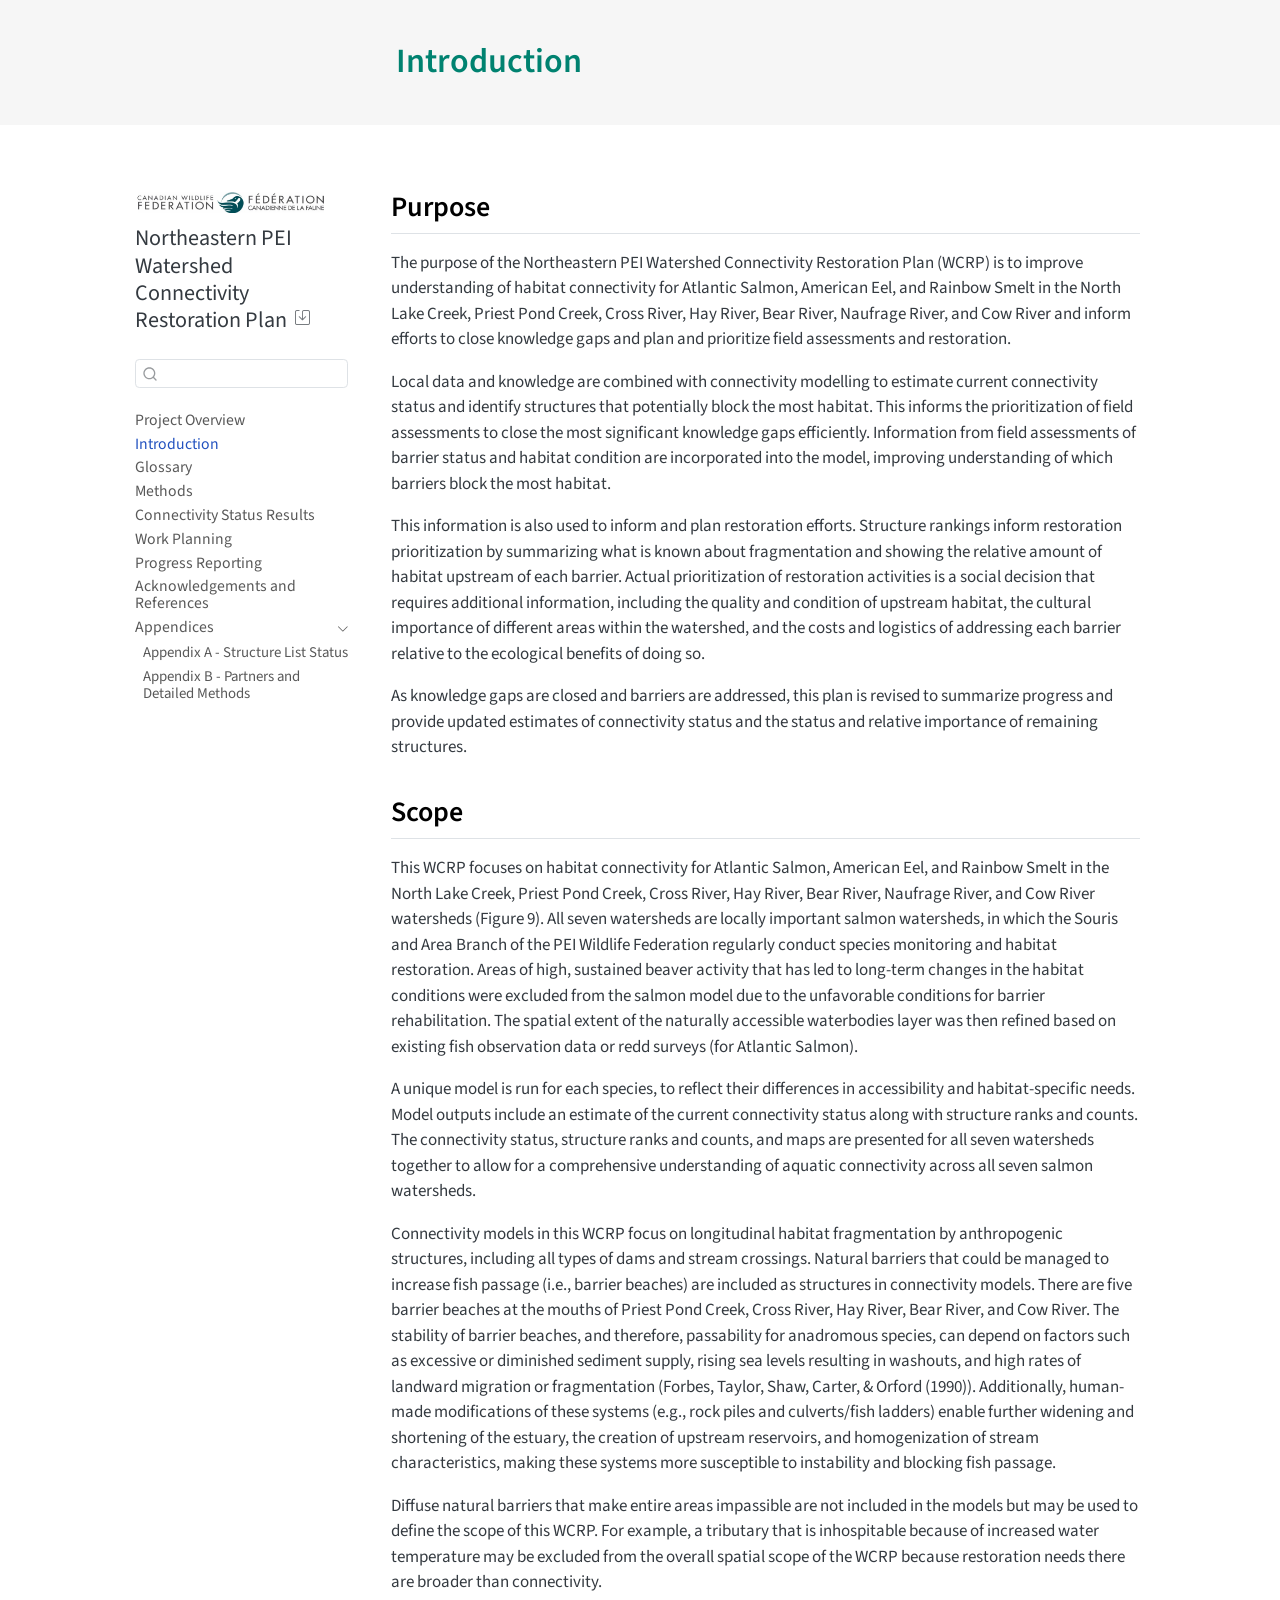
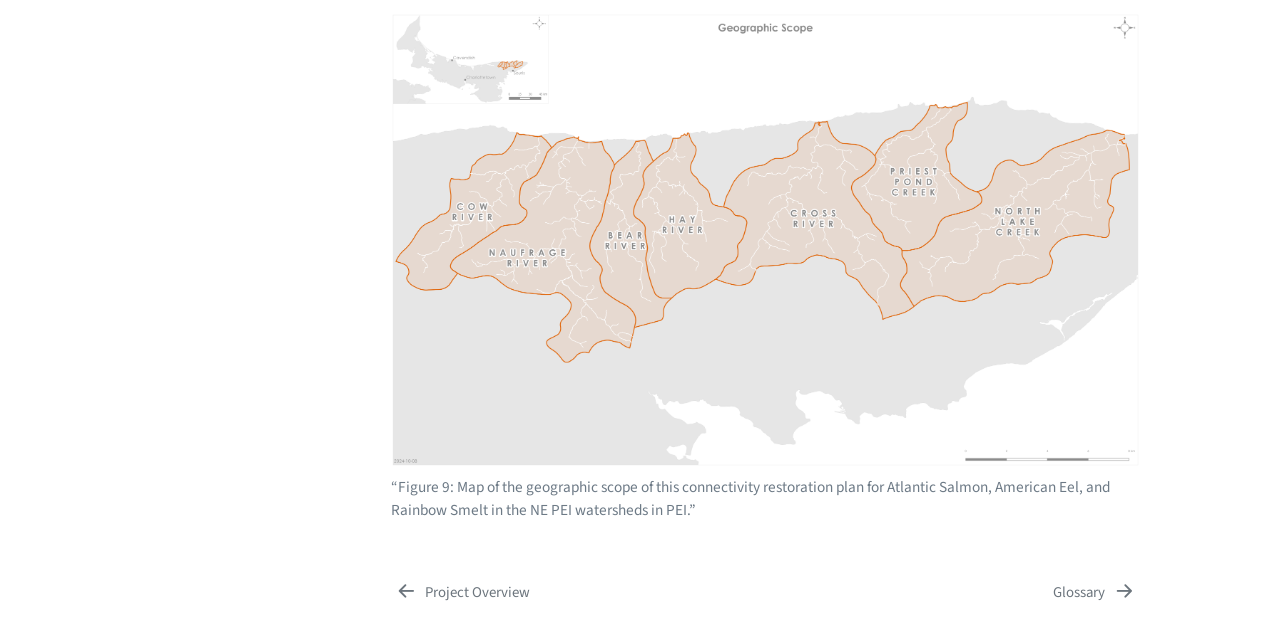
<file: _book/content/project-overview.html>
<!DOCTYPE html>
<html xmlns="http://www.w3.org/1999/xhtml" lang="en" xml:lang="en"><head>

<meta charset="utf-8">
<meta name="generator" content="quarto-1.10.18">

<meta name="viewport" content="width=device-width, initial-scale=1.0, user-scalable=yes">


<title>Introduction – Northeastern PEI Watershed Connectivity Restoration Plan</title>
<style>
/* Default styles provided by pandoc.
** See https://pandoc.org/MANUAL.html#variables-for-html for config info.
*/
span.smallcaps{font-variant: small-caps;}
div.columns{display: flex; gap: 1.5em;}
div.column{flex: auto;}
@media screen {
div.columns{gap: min(4vw, 1.5em);}
div.column{overflow-x: auto;}
}
div.hanging-indent{margin-left: 1.5em; text-indent: -1.5em;}
ul.task-list{list-style: none;}
ul.task-list li input[type="checkbox"] {
  width: 0.8em;
  margin: 0 0.8em 0.2em -1em; /* quarto-specific, see https://github.com/quarto-dev/quarto-cli/issues/4556 */ 
  vertical-align: middle;
}
</style>


<script src="../site_libs/quarto-nav/quarto-nav.js"></script>
<script src="../site_libs/clipboard/clipboard.min.js"></script>
<script src="../site_libs/quarto-search/autocomplete.umd.js"></script>
<script src="../site_libs/quarto-search/fuse.min.js"></script>
<script src="../site_libs/quarto-search/quarto-search.js"></script>
<meta name="quarto:offset" content="../">
<link href="../content/glossary.html" rel="next">
<link href="../index.html" rel="prev">
<script src="../site_libs/quarto-html/quarto.js" type="module"></script>
<script src="../site_libs/quarto-html/tabsets/tabsets.js" type="module"></script>
<script src="../site_libs/quarto-html/popper.min.js"></script>
<script src="../site_libs/quarto-html/tippy.umd.min.js"></script>
<script src="../site_libs/quarto-html/anchor.min.js"></script>
<link href="../site_libs/quarto-html/tippy.css" rel="stylesheet">
<link href="../site_libs/quarto-html/quarto-syntax-highlighting-64a204ab8560d761af7679ceaba22944.css" rel="stylesheet" id="quarto-text-highlighting-styles">
<script src="../site_libs/bootstrap/bootstrap.min.js"></script>
<link href="../site_libs/bootstrap/bootstrap-icons.css" rel="stylesheet">
<link href="../site_libs/bootstrap/bootstrap-d68e083fcb7a6ebd49264ddc944d4809.min.css" rel="stylesheet" append-hash="true" id="quarto-bootstrap" data-mode="light">
<script id="quarto-search-options" type="application/json">{
  "location": "sidebar",
  "copy-button": false,
  "collapse-after": 3,
  "panel-placement": "start",
  "type": "textbox",
  "limit": 50,
  "keyboard-shortcut": [
    "f",
    "/",
    "s"
  ],
  "show-item-context": false,
  "language": {
    "search-no-results-text": "No results",
    "search-matching-documents-text": "matching documents",
    "search-copy-link-title": "Copy link to search",
    "search-hide-matches-text": "Hide additional matches",
    "search-more-match-text": "more match in this document",
    "search-more-matches-text": "more matches in this document",
    "search-clear-button-title": "Clear",
    "search-text-placeholder": "",
    "search-detached-cancel-button-title": "Cancel",
    "search-submit-button-title": "Submit",
    "search-label": "Search"
  }
}</script>
<style>

      .quarto-title-block .quarto-title-banner {
        background: #f6f6f6;
      }
</style>


<link rel="stylesheet" href="../style.css">
</head>

<body class="nav-sidebar floating fullcontent quarto-light">

<div id="quarto-search-results"></div>
  <header id="quarto-header" class="headroom fixed-top quarto-banner">
  <nav class="quarto-secondary-nav">
    <div class="container-fluid d-flex">
      <button type="button" class="quarto-btn-toggle btn" data-bs-toggle="collapse" role="button" data-bs-target=".quarto-sidebar-collapse-item" aria-controls="quarto-sidebar" aria-expanded="false" aria-label="Toggle sidebar navigation" onclick="if (window.quartoToggleHeadroom) { window.quartoToggleHeadroom(); }">
        <i class="bi bi-layout-text-sidebar-reverse"></i>
      </button>
        <nav class="quarto-page-breadcrumbs" aria-label="breadcrumb"><ol class="breadcrumb"><li class="breadcrumb-item"><a href="../content/project-overview.html">Introduction</a></li></ol></nav>
        <a class="flex-grow-1" role="navigation" data-bs-toggle="collapse" data-bs-target=".quarto-sidebar-collapse-item" aria-controls="quarto-sidebar" aria-expanded="false" aria-label="Toggle sidebar navigation" onclick="if (window.quartoToggleHeadroom) { window.quartoToggleHeadroom(); }">      
        </a>
      <button type="button" class="btn quarto-search-button" aria-label="Search" onclick="window.quartoOpenSearch();">
        <i class="bi bi-search"></i>
      </button>
    </div>
  </nav>
</header>
<!-- content -->
<header id="title-block-header" class="quarto-title-block default page-columns page-full">
  <div class="quarto-title-banner page-columns page-full">
    <div class="quarto-title column-body">
      <h1 class="title">Introduction</h1>
                      </div>
  </div>
    
  
  <div class="quarto-title-meta">

      
    
      
    </div>
    
  
  </header><div id="quarto-content" class="quarto-container page-columns page-rows-contents page-layout-article">
<!-- sidebar -->
  <nav id="quarto-sidebar" class="sidebar collapse collapse-horizontal quarto-sidebar-collapse-item sidebar-navigation floating overflow-auto">
    <div class="pt-lg-2 mt-2 text-left sidebar-header sidebar-header-stacked">
      <a href="../index.html" class="sidebar-logo-link">
      <img src="../content/images/logo.png" alt="" class="sidebar-logo light-content py-0 d-lg-inline d-none">
      <img src="../content/images/logo.png" alt="" class="sidebar-logo dark-content py-0 d-lg-inline d-none">
      </a>
    <div class="sidebar-title mb-0 py-0">
      <a href="../">Northeastern PEI Watershed Connectivity Restoration Plan</a> 
        <div class="sidebar-tools-main">
    <a href="" title="" class="quarto-navigation-tool px-1" aria-label=""><i class="bi bi-save"></i></a>
</div>
    </div>
      </div>
        <div class="mt-2 flex-shrink-0 align-items-center">
        <div class="sidebar-search">
        <div id="quarto-search" class="" title="Search"></div>
        </div>
        </div>
    <div class="sidebar-menu-container"> 
    <ul class="list-unstyled mt-1">
        <li class="sidebar-item">
  <div class="sidebar-item-container"> 
  <a href="../index.html" class="sidebar-item-text sidebar-link">
 <span class="menu-text">Project Overview</span></a>
  </div>
</li>
        <li class="sidebar-item">
  <div class="sidebar-item-container"> 
  <a href="../content/project-overview.html" class="sidebar-item-text sidebar-link active">
 <span class="menu-text">Introduction</span></a>
  </div>
</li>
        <li class="sidebar-item">
  <div class="sidebar-item-container"> 
  <a href="../content/glossary.html" class="sidebar-item-text sidebar-link">
 <span class="menu-text">Glossary</span></a>
  </div>
</li>
        <li class="sidebar-item">
  <div class="sidebar-item-container"> 
  <a href="../content/data-methods.html" class="sidebar-item-text sidebar-link">
 <span class="menu-text">Methods</span></a>
  </div>
</li>
        <li class="sidebar-item">
  <div class="sidebar-item-container"> 
  <a href="../content/connectivity-status.html" class="sidebar-item-text sidebar-link">
 <span class="menu-text">Connectivity Status Results</span></a>
  </div>
</li>
        <li class="sidebar-item">
  <div class="sidebar-item-container"> 
  <a href="../content/work-planning.html" class="sidebar-item-text sidebar-link">
 <span class="menu-text">Work Planning</span></a>
  </div>
</li>
        <li class="sidebar-item">
  <div class="sidebar-item-container"> 
  <a href="../content/progress-reporting.html" class="sidebar-item-text sidebar-link">
 <span class="menu-text">Progress Reporting</span></a>
  </div>
</li>
        <li class="sidebar-item">
  <div class="sidebar-item-container"> 
  <a href="../content/references.html" class="sidebar-item-text sidebar-link">
 <span class="menu-text">Acknowledgements and References</span></a>
  </div>
</li>
        <li class="sidebar-item sidebar-item-section">
      <div class="sidebar-item-container"> 
            <a class="sidebar-item-text sidebar-link text-start" data-bs-toggle="collapse" data-bs-target="#quarto-sidebar-section-1" role="navigation" aria-expanded="true">
 <span class="menu-text">Appendices</span></a>
          <a class="sidebar-item-toggle text-start" data-bs-toggle="collapse" data-bs-target="#quarto-sidebar-section-1" role="navigation" aria-expanded="true" aria-label="Toggle section">
            <i class="bi bi-chevron-right ms-2"></i>
          </a> 
      </div>
      <ul id="quarto-sidebar-section-1" class="collapse list-unstyled sidebar-section depth1 show">  
          <li class="sidebar-item">
  <div class="sidebar-item-container"> 
  <a href="../content/appendix-a.html" class="sidebar-item-text sidebar-link">
 <span class="menu-text">Appendix A - Structure List Status</span></a>
  </div>
</li>
          <li class="sidebar-item">
  <div class="sidebar-item-container"> 
  <a href="../content/appendix-b.html" class="sidebar-item-text sidebar-link">
 <span class="menu-text">Appendix B - Partners and Detailed Methods</span></a>
  </div>
</li>
      </ul>
  </li>
    </ul>
    </div>
</nav>
<div id="quarto-sidebar-glass" class="quarto-sidebar-collapse-item" data-bs-toggle="collapse" data-bs-target=".quarto-sidebar-collapse-item"></div>
<!-- margin-sidebar -->
    
<!-- main -->
<main class="content quarto-banner-title-block" id="quarto-document-content">





<section id="purpose" class="level2 unnumbered">
<h2 class="unnumbered anchored" data-anchor-id="purpose">Purpose</h2>
<p>The purpose of the Northeastern PEI Watershed Connectivity Restoration Plan (WCRP) is to improve understanding of habitat connectivity for Atlantic Salmon, American Eel, and Rainbow Smelt in the North Lake Creek, Priest Pond Creek, Cross River, Hay River, Bear River, Naufrage River, and Cow River and inform efforts to close knowledge gaps and plan and prioritize field assessments and restoration.</p>
<p>Local data and knowledge are combined with connectivity modelling to estimate current connectivity status and identify structures that potentially block the most habitat. This informs the prioritization of field assessments to close the most significant knowledge gaps efficiently. Information from field assessments of barrier status and habitat condition are incorporated into the model, improving understanding of which barriers block the most habitat.</p>
<p>This information is also used to inform and plan restoration efforts. Structure rankings inform restoration prioritization by summarizing what is known about fragmentation and showing the relative amount of habitat upstream of each barrier. Actual prioritization of restoration activities is a social decision that requires additional information, including the quality and condition of upstream habitat, the cultural importance of different areas within the watershed, and the costs and logistics of addressing each barrier relative to the ecological benefits of doing so.</p>
<p>As knowledge gaps are closed and barriers are addressed, this plan is revised to summarize progress and provide updated estimates of connectivity status and the status and relative importance of remaining structures.</p>
</section>
<section id="scope" class="level2 unnumbered">
<h2 class="unnumbered anchored" data-anchor-id="scope">Scope</h2>
<p>This WCRP focuses on habitat connectivity for Atlantic Salmon, American Eel, and Rainbow Smelt in the North Lake Creek, Priest Pond Creek, Cross River, Hay River, Bear River, Naufrage River, and Cow River watersheds (Figure 9). All seven watersheds are locally important salmon watersheds, in which the Souris and Area Branch of the PEI Wildlife Federation regularly conduct species monitoring and habitat restoration. Areas of high, sustained beaver activity that has led to long-term changes in the habitat conditions were excluded from the salmon model due to the unfavorable conditions for barrier rehabilitation. The spatial extent of the naturally accessible waterbodies layer was then refined based on existing fish observation data or redd surveys (for Atlantic Salmon).</p>
<p>A unique model is run for each species, to reflect their differences in accessibility and habitat-specific needs. Model outputs include an estimate of the current connectivity status along with structure ranks and counts. The connectivity status, structure ranks and counts, and maps are presented for all seven watersheds together to allow for a comprehensive understanding of aquatic connectivity across all seven salmon watersheds.</p>
<p>Connectivity models in this WCRP focus on longitudinal habitat fragmentation by anthropogenic structures, including all types of dams and stream crossings. Natural barriers that could be managed to increase fish passage (i.e., barrier beaches) are included as structures in connectivity models. There are five barrier beaches at the mouths of Priest Pond Creek, Cross River, Hay River, Bear River, and Cow River. The stability of barrier beaches, and therefore, passability for anadromous species, can depend on factors such as excessive or diminished sediment supply, rising sea levels resulting in washouts, and high rates of landward migration or fragmentation (Forbes, Taylor, Shaw, Carter, &amp; Orford (1990)). Additionally, human-made modifications of these systems (e.g., rock piles and culverts/fish ladders) enable further widening and shortening of the estuary, the creation of upstream reservoirs, and homogenization of stream characteristics, making these systems more susceptible to instability and blocking fish passage.</p>
<p>Diffuse natural barriers that make entire areas impassible are not included in the models but may be used to define the scope of this WCRP. For example, a tributary that is inhospitable because of increased water temperature may be excluded from the overall spatial scope of the WCRP because restoration needs there are broader than connectivity.</p>
<div class="quarto-figure quarto-figure-center">
<figure class="figure">
<p><img src="images/Figure3.png" class="img-fluid figure-img"></p>
<figcaption>“Figure 9: Map of the geographic scope of this connectivity restoration plan for Atlantic Salmon, American Eel, and Rainbow Smelt in the NE PEI watersheds in PEI.”</figcaption>
</figure>
</div>


</section>

</main> <!-- /main -->
<script id="quarto-html-after-body" type="application/javascript">
  window.document.addEventListener("DOMContentLoaded", function (event) {
    const icon = "";
    const anchorJS = new window.AnchorJS();
    anchorJS.options = {
      placement: 'right',
      icon: icon
    };
    anchorJS.add('.anchored');
    const isCodeAnnotation = (el) => {
      for (const clz of el.classList) {
        if (clz.startsWith('code-annotation-')) {                     
          return true;
        }
      }
      return false;
    }
    const onCopySuccess = function(e) {
      // button target
      const button = e.trigger;
      // don't keep focus
      button.blur();
      // flash "checked"
      button.classList.add('code-copy-button-checked');
      var currentTitle = button.getAttribute("title");
      button.setAttribute("title", "Copied!");
      let tooltip;
      if (window.bootstrap) {
        button.setAttribute("data-bs-toggle", "tooltip");
        button.setAttribute("data-bs-placement", "left");
        button.setAttribute("data-bs-title", "Copied!");
        tooltip = new bootstrap.Tooltip(button, 
          { trigger: "manual", 
            customClass: "code-copy-button-tooltip",
            offset: [0, -8]});
        tooltip.show();    
      }
      setTimeout(function() {
        if (tooltip) {
          tooltip.hide();
          button.removeAttribute("data-bs-title");
          button.removeAttribute("data-bs-toggle");
          button.removeAttribute("data-bs-placement");
        }
        button.setAttribute("title", currentTitle);
        button.classList.remove('code-copy-button-checked');
      }, 1000);
      // clear code selection
      e.clearSelection();
    }
    const getTextToCopy = function(trigger) {
      const outerScaffold = trigger.parentElement.cloneNode(true);
      const codeEl = outerScaffold.querySelector('code');
      for (const childEl of codeEl.children) {
        if (isCodeAnnotation(childEl)) {
          childEl.remove();
        }
      }
      return codeEl.innerText;
    }
    const clipboard = new window.ClipboardJS('.code-copy-button:not([data-in-quarto-modal])', {
      text: getTextToCopy
    });
    clipboard.on('success', onCopySuccess);
    if (window.document.getElementById('quarto-embedded-source-code-modal')) {
      const clipboardModal = new window.ClipboardJS('.code-copy-button[data-in-quarto-modal]', {
        text: getTextToCopy,
        container: window.document.getElementById('quarto-embedded-source-code-modal')
      });
      clipboardModal.on('success', onCopySuccess);
    }
      var localhostRegex = new RegExp(/^(?:http|https):\/\/localhost\:?[0-9]*\//);
      var mailtoRegex = new RegExp(/^mailto:/);
        var filterRegex = new RegExp('/' + window.location.host + '/');
      var isInternal = (href) => {
          return filterRegex.test(href) || localhostRegex.test(href) || mailtoRegex.test(href);
      }
      // Inspect non-navigation links and adorn them if external
     var links = window.document.querySelectorAll('a[href]:not(.nav-link):not(.navbar-brand):not(.toc-action):not(.sidebar-link):not(.sidebar-item-toggle):not(.pagination-link):not(.no-external):not([aria-hidden]):not(.dropdown-item):not(.quarto-navigation-tool):not(.about-link)');
      for (var i=0; i<links.length; i++) {
        const link = links[i];
        if (!isInternal(link.href)) {
          // undo the damage that might have been done by quarto-nav.js in the case of
          // links that we want to consider external
          if (link.dataset.originalHref !== undefined) {
            link.href = link.dataset.originalHref;
          }
        }
      }
    function tippyHover(el, contentFn, onTriggerFn, onUntriggerFn) {
      const config = {
        allowHTML: true,
        maxWidth: 500,
        delay: 100,
        arrow: false,
        appendTo: function(el) {
            return el.parentElement;
        },
        interactive: true,
        interactiveBorder: 10,
        theme: 'quarto',
        placement: 'bottom-start',
      };
      if (contentFn) {
        config.content = contentFn;
      }
      if (onTriggerFn) {
        config.onTrigger = onTriggerFn;
      }
      if (onUntriggerFn) {
        config.onUntrigger = onUntriggerFn;
      }
      window.tippy(el, config); 
    }
    const noterefs = window.document.querySelectorAll('a[role="doc-noteref"]');
    for (var i=0; i<noterefs.length; i++) {
      const ref = noterefs[i];
      tippyHover(ref, function() {
        // use id or data attribute instead here
        let href = ref.getAttribute('data-footnote-href') || ref.getAttribute('href');
        try { href = new URL(href).hash; } catch {}
        const id = href.replace(/^#\/?/, "");
        const note = window.document.getElementById(id);
        if (note) {
          return note.innerHTML;
        } else {
          return "";
        }
      });
    }
    const xrefs = window.document.querySelectorAll('a.quarto-xref');
    const processXRef = (id, note) => {
      // Strip column container classes
      const stripColumnClz = (el) => {
        el.classList.remove("page-full", "page-columns");
        if (el.children) {
          for (const child of el.children) {
            stripColumnClz(child);
          }
        }
      }
      stripColumnClz(note)
      if (id === null || id.startsWith('sec-')) {
        // Special case sections, only their first couple elements
        const container = document.createElement("div");
        if (note.children && note.children.length > 2) {
          container.appendChild(note.children[0].cloneNode(true));
          for (let i = 1; i < note.children.length; i++) {
            const child = note.children[i];
            if (child.tagName === "P" && child.innerText === "") {
              continue;
            } else {
              container.appendChild(child.cloneNode(true));
              break;
            }
          }
          if (window.Quarto?.typesetMath) {
            window.Quarto.typesetMath(container);
          }
          return container.innerHTML
        } else {
          if (window.Quarto?.typesetMath) {
            window.Quarto.typesetMath(note);
          }
          return note.innerHTML;
        }
      } else {
        // Remove any anchor links if they are present
        const anchorLink = note.querySelector('a.anchorjs-link');
        if (anchorLink) {
          anchorLink.remove();
        }
        if (window.Quarto?.typesetMath) {
          window.Quarto.typesetMath(note);
        }
        if (note.classList.contains("callout")) {
          return note.outerHTML;
        } else {
          return note.innerHTML;
        }
      }
    }
    for (var i=0; i<xrefs.length; i++) {
      const xref = xrefs[i];
      tippyHover(xref, undefined, function(instance) {
        instance.disable();
        let url = xref.getAttribute('href');
        let hash = undefined; 
        if (url.startsWith('#')) {
          hash = url;
        } else {
          try { hash = new URL(url).hash; } catch {}
        }
        if (hash) {
          const id = hash.replace(/^#\/?/, "");
          const note = window.document.getElementById(id);
          if (note !== null) {
            try {
              const html = processXRef(id, note.cloneNode(true));
              instance.setContent(html);
            } finally {
              instance.enable();
              instance.show();
            }
          } else {
            // See if we can fetch this
            fetch(url.split('#')[0])
            .then(res => res.text())
            .then(html => {
              const parser = new DOMParser();
              const htmlDoc = parser.parseFromString(html, "text/html");
              const note = htmlDoc.getElementById(id);
              if (note !== null) {
                const html = processXRef(id, note);
                instance.setContent(html);
              } 
            }).finally(() => {
              instance.enable();
              instance.show();
            });
          }
        } else {
          // See if we can fetch a full url (with no hash to target)
          // This is a special case and we should probably do some content thinning / targeting
          fetch(url)
          .then(res => res.text())
          .then(html => {
            const parser = new DOMParser();
            const htmlDoc = parser.parseFromString(html, "text/html");
            const note = htmlDoc.querySelector('main.content');
            if (note !== null) {
              // This should only happen for chapter cross references
              // (since there is no id in the URL)
              // remove the first header
              if (note.children.length > 0 && note.children[0].tagName === "HEADER") {
                note.children[0].remove();
              }
              const html = processXRef(null, note);
              instance.setContent(html);
            } 
          }).finally(() => {
            instance.enable();
            instance.show();
          });
        }
      }, function(instance) {
      });
    }
        let selectedAnnoteEl;
        const selectorForAnnotation = ( cell, annotation) => {
          let cellAttr = 'data-code-cell="' + cell + '"';
          let lineAttr = 'data-code-annotation="' +  annotation + '"';
          const selector = 'span[' + cellAttr + '][' + lineAttr + ']';
          return selector;
        }
        const selectCodeLines = (annoteEl) => {
          const doc = window.document;
          const targetCell = annoteEl.getAttribute("data-target-cell");
          const targetAnnotation = annoteEl.getAttribute("data-target-annotation");
          const annoteSpan = window.document.querySelector(selectorForAnnotation(targetCell, targetAnnotation));
          const lines = annoteSpan.getAttribute("data-code-lines").split(",");
          const lineIds = lines.map((line) => {
            return targetCell + "-" + line;
          })
          let top = null;
          let height = null;
          let parent = null;
          if (lineIds.length > 0) {
              //compute the position of the single el (top and bottom and make a div)
              const el = window.document.getElementById(lineIds[0]);
              top = el.offsetTop;
              height = el.offsetHeight;
              parent = el.parentElement.parentElement;
            if (lineIds.length > 1) {
              const lastEl = window.document.getElementById(lineIds[lineIds.length - 1]);
              const bottom = lastEl.offsetTop + lastEl.offsetHeight;
              height = bottom - top;
            }
            if (top !== null && height !== null && parent !== null) {
              // cook up a div (if necessary) and position it 
              let div = window.document.getElementById("code-annotation-line-highlight");
              if (div === null) {
                div = window.document.createElement("div");
                div.setAttribute("id", "code-annotation-line-highlight");
                div.style.position = 'absolute';
                parent.appendChild(div);
              }
              div.style.top = top - 2 + "px";
              div.style.height = height + 4 + "px";
              div.style.left = 0;
              let gutterDiv = window.document.getElementById("code-annotation-line-highlight-gutter");
              if (gutterDiv === null) {
                gutterDiv = window.document.createElement("div");
                gutterDiv.setAttribute("id", "code-annotation-line-highlight-gutter");
                gutterDiv.style.position = 'absolute';
                const codeCell = window.document.getElementById(targetCell);
                const gutter = codeCell.querySelector('.code-annotation-gutter');
                gutter.appendChild(gutterDiv);
              }
              gutterDiv.style.top = top - 2 + "px";
              gutterDiv.style.height = height + 4 + "px";
            }
            selectedAnnoteEl = annoteEl;
          }
        };
        const unselectCodeLines = () => {
          const elementsIds = ["code-annotation-line-highlight", "code-annotation-line-highlight-gutter"];
          elementsIds.forEach((elId) => {
            const div = window.document.getElementById(elId);
            if (div) {
              div.remove();
            }
          });
          selectedAnnoteEl = undefined;
        };
          // Handle positioning of the toggle
      window.addEventListener(
        "resize",
        throttle(() => {
          elRect = undefined;
          if (selectedAnnoteEl) {
            selectCodeLines(selectedAnnoteEl);
          }
        }, 10)
      );
      function throttle(fn, ms) {
      let throttle = false;
      let timer;
        return (...args) => {
          if(!throttle) { // first call gets through
              fn.apply(this, args);
              throttle = true;
          } else { // all the others get throttled
              if(timer) clearTimeout(timer); // cancel #2
              timer = setTimeout(() => {
                fn.apply(this, args);
                timer = throttle = false;
              }, ms);
          }
        };
      }
        // Attach click handler to the DT
        const annoteDls = window.document.querySelectorAll('dt[data-target-cell]');
        for (const annoteDlNode of annoteDls) {
          annoteDlNode.addEventListener('click', (event) => {
            const clickedEl = event.target;
            if (clickedEl !== selectedAnnoteEl) {
              unselectCodeLines();
              const activeEl = window.document.querySelector('dt[data-target-cell].code-annotation-active');
              if (activeEl) {
                activeEl.classList.remove('code-annotation-active');
              }
              selectCodeLines(clickedEl);
              clickedEl.classList.add('code-annotation-active');
            } else {
              // Unselect the line
              unselectCodeLines();
              clickedEl.classList.remove('code-annotation-active');
            }
          });
        }
    const findCites = (el) => {
      const parentEl = el.parentElement;
      if (parentEl) {
        const cites = parentEl.dataset.cites;
        if (cites) {
          return {
            el,
            cites: cites.split(' ')
          };
        } else {
          return findCites(el.parentElement)
        }
      } else {
        return undefined;
      }
    };
    var bibliorefs = window.document.querySelectorAll('a[role="doc-biblioref"]');
    for (var i=0; i<bibliorefs.length; i++) {
      const ref = bibliorefs[i];
      const citeInfo = findCites(ref);
      if (citeInfo) {
        tippyHover(citeInfo.el, function() {
          var popup = window.document.createElement('div');
          citeInfo.cites.forEach(function(cite) {
            var citeDiv = window.document.createElement('div');
            citeDiv.classList.add('hanging-indent');
            citeDiv.classList.add('csl-entry');
            var biblioDiv = window.document.getElementById('ref-' + cite);
            if (biblioDiv) {
              citeDiv.innerHTML = biblioDiv.innerHTML;
            }
            popup.appendChild(citeDiv);
          });
          return popup.innerHTML;
        });
      }
    }
  });
  </script>
<nav class="page-navigation">
  <div class="nav-page nav-page-previous">
      <a href="../index.html" class="pagination-link" aria-label="Project Overview">
        <i class="bi bi-arrow-left-short"></i> <span class="nav-page-text">Project Overview</span>
      </a>          
  </div>
  <div class="nav-page nav-page-next">
      <a href="../content/glossary.html" class="pagination-link" aria-label="Glossary">
        <span class="nav-page-text">Glossary</span> <i class="bi bi-arrow-right-short"></i>
      </a>
  </div>
</nav>
</div> <!-- /content -->




</body></html>
</file>
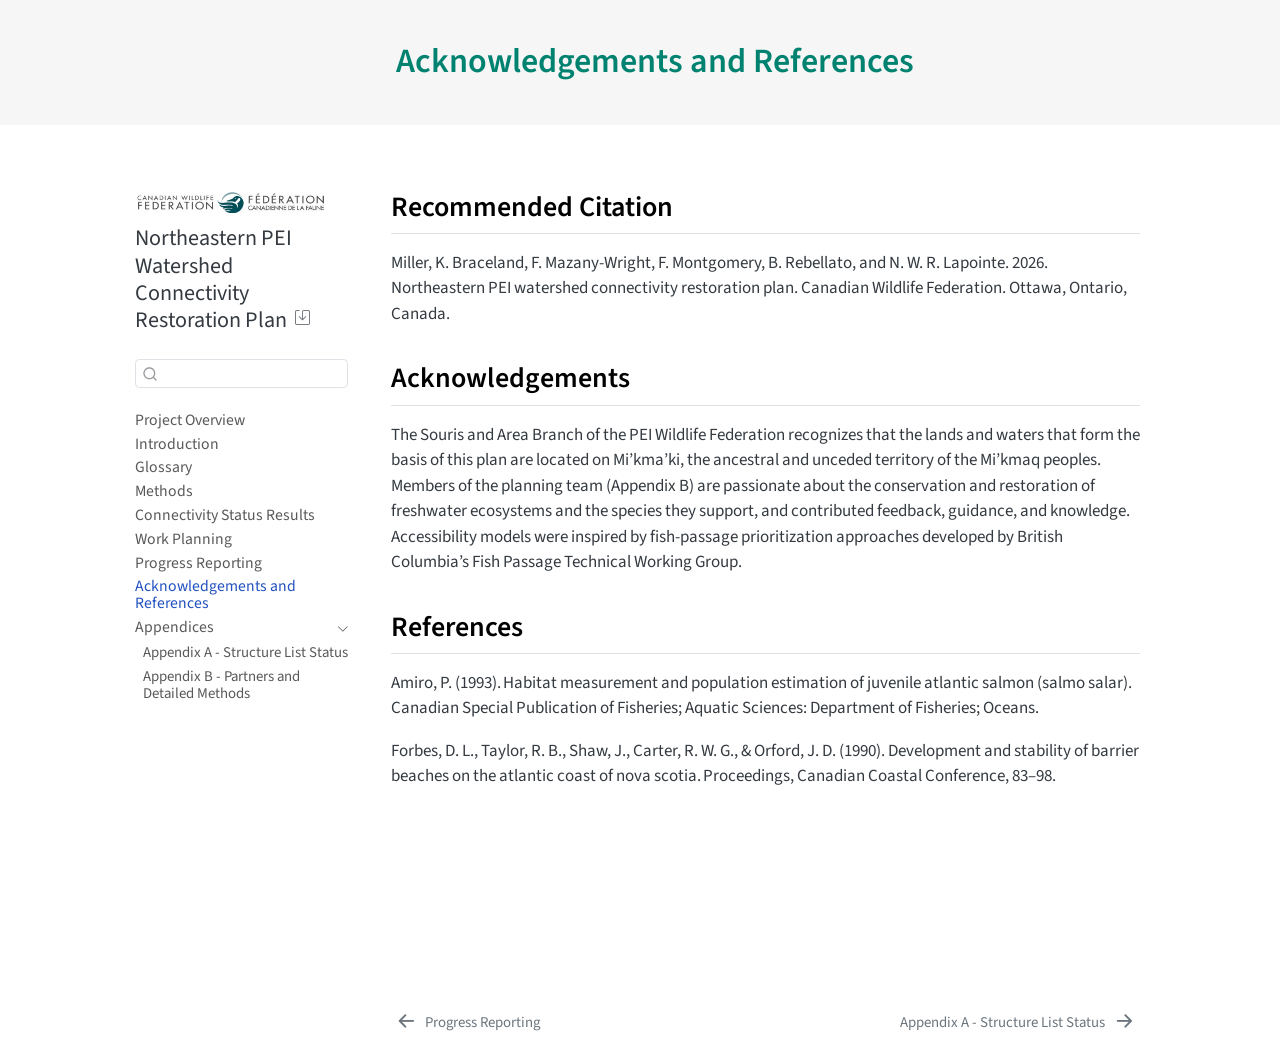
<file: _book/content/references.html>
<!DOCTYPE html>
<html xmlns="http://www.w3.org/1999/xhtml" lang="en" xml:lang="en"><head>

<meta charset="utf-8">
<meta name="generator" content="quarto-1.10.18">

<meta name="viewport" content="width=device-width, initial-scale=1.0, user-scalable=yes">


<title>Acknowledgements and References – Northeastern PEI Watershed Connectivity Restoration Plan</title>
<style>
/* Default styles provided by pandoc.
** See https://pandoc.org/MANUAL.html#variables-for-html for config info.
*/
span.smallcaps{font-variant: small-caps;}
div.columns{display: flex; gap: 1.5em;}
div.column{flex: auto;}
@media screen {
div.columns{gap: min(4vw, 1.5em);}
div.column{overflow-x: auto;}
}
div.hanging-indent{margin-left: 1.5em; text-indent: -1.5em;}
ul.task-list{list-style: none;}
ul.task-list li input[type="checkbox"] {
  width: 0.8em;
  margin: 0 0.8em 0.2em -1em; /* quarto-specific, see https://github.com/quarto-dev/quarto-cli/issues/4556 */ 
  vertical-align: middle;
}
</style>


<script src="../site_libs/quarto-nav/quarto-nav.js"></script>
<script src="../site_libs/clipboard/clipboard.min.js"></script>
<script src="../site_libs/quarto-search/autocomplete.umd.js"></script>
<script src="../site_libs/quarto-search/fuse.min.js"></script>
<script src="../site_libs/quarto-search/quarto-search.js"></script>
<meta name="quarto:offset" content="../">
<link href="../content/appendix-a.html" rel="next">
<link href="../content/progress-reporting.html" rel="prev">
<script src="../site_libs/quarto-html/quarto.js" type="module"></script>
<script src="../site_libs/quarto-html/tabsets/tabsets.js" type="module"></script>
<script src="../site_libs/quarto-html/popper.min.js"></script>
<script src="../site_libs/quarto-html/tippy.umd.min.js"></script>
<script src="../site_libs/quarto-html/anchor.min.js"></script>
<link href="../site_libs/quarto-html/tippy.css" rel="stylesheet">
<link href="../site_libs/quarto-html/quarto-syntax-highlighting-64a204ab8560d761af7679ceaba22944.css" rel="stylesheet" id="quarto-text-highlighting-styles">
<script src="../site_libs/bootstrap/bootstrap.min.js"></script>
<link href="../site_libs/bootstrap/bootstrap-icons.css" rel="stylesheet">
<link href="../site_libs/bootstrap/bootstrap-d68e083fcb7a6ebd49264ddc944d4809.min.css" rel="stylesheet" append-hash="true" id="quarto-bootstrap" data-mode="light">
<script id="quarto-search-options" type="application/json">{
  "location": "sidebar",
  "copy-button": false,
  "collapse-after": 3,
  "panel-placement": "start",
  "type": "textbox",
  "limit": 50,
  "keyboard-shortcut": [
    "f",
    "/",
    "s"
  ],
  "show-item-context": false,
  "language": {
    "search-no-results-text": "No results",
    "search-matching-documents-text": "matching documents",
    "search-copy-link-title": "Copy link to search",
    "search-hide-matches-text": "Hide additional matches",
    "search-more-match-text": "more match in this document",
    "search-more-matches-text": "more matches in this document",
    "search-clear-button-title": "Clear",
    "search-text-placeholder": "",
    "search-detached-cancel-button-title": "Cancel",
    "search-submit-button-title": "Submit",
    "search-label": "Search"
  }
}</script>
<style>

      .quarto-title-block .quarto-title-banner {
        background: #f6f6f6;
      }
</style>


<link rel="stylesheet" href="../style.css">
</head>

<body class="nav-sidebar floating fullcontent quarto-light">

<div id="quarto-search-results"></div>
  <header id="quarto-header" class="headroom fixed-top quarto-banner">
  <nav class="quarto-secondary-nav">
    <div class="container-fluid d-flex">
      <button type="button" class="quarto-btn-toggle btn" data-bs-toggle="collapse" role="button" data-bs-target=".quarto-sidebar-collapse-item" aria-controls="quarto-sidebar" aria-expanded="false" aria-label="Toggle sidebar navigation" onclick="if (window.quartoToggleHeadroom) { window.quartoToggleHeadroom(); }">
        <i class="bi bi-layout-text-sidebar-reverse"></i>
      </button>
        <nav class="quarto-page-breadcrumbs" aria-label="breadcrumb"><ol class="breadcrumb"><li class="breadcrumb-item"><a href="../content/references.html">Acknowledgements and References</a></li></ol></nav>
        <a class="flex-grow-1" role="navigation" data-bs-toggle="collapse" data-bs-target=".quarto-sidebar-collapse-item" aria-controls="quarto-sidebar" aria-expanded="false" aria-label="Toggle sidebar navigation" onclick="if (window.quartoToggleHeadroom) { window.quartoToggleHeadroom(); }">      
        </a>
      <button type="button" class="btn quarto-search-button" aria-label="Search" onclick="window.quartoOpenSearch();">
        <i class="bi bi-search"></i>
      </button>
    </div>
  </nav>
</header>
<!-- content -->
<header id="title-block-header" class="quarto-title-block default page-columns page-full">
  <div class="quarto-title-banner page-columns page-full">
    <div class="quarto-title column-body">
      <h1 class="title">Acknowledgements and References</h1>
                      </div>
  </div>
    
  
  <div class="quarto-title-meta">

      
    
      
    </div>
    
  
  </header><div id="quarto-content" class="quarto-container page-columns page-rows-contents page-layout-article">
<!-- sidebar -->
  <nav id="quarto-sidebar" class="sidebar collapse collapse-horizontal quarto-sidebar-collapse-item sidebar-navigation floating overflow-auto">
    <div class="pt-lg-2 mt-2 text-left sidebar-header sidebar-header-stacked">
      <a href="../index.html" class="sidebar-logo-link">
      <img src="../content/images/logo.png" alt="" class="sidebar-logo light-content py-0 d-lg-inline d-none">
      <img src="../content/images/logo.png" alt="" class="sidebar-logo dark-content py-0 d-lg-inline d-none">
      </a>
    <div class="sidebar-title mb-0 py-0">
      <a href="../">Northeastern PEI Watershed Connectivity Restoration Plan</a> 
        <div class="sidebar-tools-main">
    <a href="" title="" class="quarto-navigation-tool px-1" aria-label=""><i class="bi bi-save"></i></a>
</div>
    </div>
      </div>
        <div class="mt-2 flex-shrink-0 align-items-center">
        <div class="sidebar-search">
        <div id="quarto-search" class="" title="Search"></div>
        </div>
        </div>
    <div class="sidebar-menu-container"> 
    <ul class="list-unstyled mt-1">
        <li class="sidebar-item">
  <div class="sidebar-item-container"> 
  <a href="../index.html" class="sidebar-item-text sidebar-link">
 <span class="menu-text">Project Overview</span></a>
  </div>
</li>
        <li class="sidebar-item">
  <div class="sidebar-item-container"> 
  <a href="../content/project-overview.html" class="sidebar-item-text sidebar-link">
 <span class="menu-text">Introduction</span></a>
  </div>
</li>
        <li class="sidebar-item">
  <div class="sidebar-item-container"> 
  <a href="../content/glossary.html" class="sidebar-item-text sidebar-link">
 <span class="menu-text">Glossary</span></a>
  </div>
</li>
        <li class="sidebar-item">
  <div class="sidebar-item-container"> 
  <a href="../content/data-methods.html" class="sidebar-item-text sidebar-link">
 <span class="menu-text">Methods</span></a>
  </div>
</li>
        <li class="sidebar-item">
  <div class="sidebar-item-container"> 
  <a href="../content/connectivity-status.html" class="sidebar-item-text sidebar-link">
 <span class="menu-text">Connectivity Status Results</span></a>
  </div>
</li>
        <li class="sidebar-item">
  <div class="sidebar-item-container"> 
  <a href="../content/work-planning.html" class="sidebar-item-text sidebar-link">
 <span class="menu-text">Work Planning</span></a>
  </div>
</li>
        <li class="sidebar-item">
  <div class="sidebar-item-container"> 
  <a href="../content/progress-reporting.html" class="sidebar-item-text sidebar-link">
 <span class="menu-text">Progress Reporting</span></a>
  </div>
</li>
        <li class="sidebar-item">
  <div class="sidebar-item-container"> 
  <a href="../content/references.html" class="sidebar-item-text sidebar-link active">
 <span class="menu-text">Acknowledgements and References</span></a>
  </div>
</li>
        <li class="sidebar-item sidebar-item-section">
      <div class="sidebar-item-container"> 
            <a class="sidebar-item-text sidebar-link text-start" data-bs-toggle="collapse" data-bs-target="#quarto-sidebar-section-1" role="navigation" aria-expanded="true">
 <span class="menu-text">Appendices</span></a>
          <a class="sidebar-item-toggle text-start" data-bs-toggle="collapse" data-bs-target="#quarto-sidebar-section-1" role="navigation" aria-expanded="true" aria-label="Toggle section">
            <i class="bi bi-chevron-right ms-2"></i>
          </a> 
      </div>
      <ul id="quarto-sidebar-section-1" class="collapse list-unstyled sidebar-section depth1 show">  
          <li class="sidebar-item">
  <div class="sidebar-item-container"> 
  <a href="../content/appendix-a.html" class="sidebar-item-text sidebar-link">
 <span class="menu-text">Appendix A - Structure List Status</span></a>
  </div>
</li>
          <li class="sidebar-item">
  <div class="sidebar-item-container"> 
  <a href="../content/appendix-b.html" class="sidebar-item-text sidebar-link">
 <span class="menu-text">Appendix B - Partners and Detailed Methods</span></a>
  </div>
</li>
      </ul>
  </li>
    </ul>
    </div>
</nav>
<div id="quarto-sidebar-glass" class="quarto-sidebar-collapse-item" data-bs-toggle="collapse" data-bs-target=".quarto-sidebar-collapse-item"></div>
<!-- margin-sidebar -->
    
<!-- main -->
<main class="content quarto-banner-title-block" id="quarto-document-content">





<section id="recommended-citation" class="level2">
<h2 class="anchored" data-anchor-id="recommended-citation">Recommended Citation</h2>
<p>Miller, K. Braceland, F. Mazany-Wright, F. Montgomery, B. Rebellato, and N. W. R. Lapointe. 2026. Northeastern PEI watershed connectivity restoration plan. Canadian Wildlife Federation. Ottawa, Ontario, Canada.</p>
</section>
<section id="acknowledgements" class="level2 unnumbered">
<h2 class="unnumbered anchored" data-anchor-id="acknowledgements">Acknowledgements</h2>
<p>The Souris and Area Branch of the PEI Wildlife Federation recognizes that the lands and waters that form the basis of this plan are located on Mi’kma’ki, the ancestral and unceded territory of the Mi’kmaq peoples. Members of the planning team (Appendix B) are passionate about the conservation and restoration of freshwater ecosystems and the species they support, and contributed feedback, guidance, and knowledge. Accessibility models were inspired by fish-passage prioritization approaches developed by British Columbia’s Fish Passage Technical Working Group.</p>
</section>
<section id="references" class="level2 unnumbered">
<h2 class="unnumbered anchored" data-anchor-id="references">References</h2>
<p>Amiro, P. (1993). Habitat measurement and population estimation of juvenile atlantic salmon (salmo salar). Canadian Special Publication of Fisheries; Aquatic Sciences: Department of Fisheries; Oceans.</p>
<p>Forbes, D. L., Taylor, R. B., Shaw, J., Carter, R. W. G., &amp; Orford, J. D. (1990). Development and stability of barrier beaches on the atlantic coast of nova scotia. Proceedings, Canadian Coastal Conference, 83–98.</p>


</section>

</main> <!-- /main -->
<script id="quarto-html-after-body" type="application/javascript">
  window.document.addEventListener("DOMContentLoaded", function (event) {
    const icon = "";
    const anchorJS = new window.AnchorJS();
    anchorJS.options = {
      placement: 'right',
      icon: icon
    };
    anchorJS.add('.anchored');
    const isCodeAnnotation = (el) => {
      for (const clz of el.classList) {
        if (clz.startsWith('code-annotation-')) {                     
          return true;
        }
      }
      return false;
    }
    const onCopySuccess = function(e) {
      // button target
      const button = e.trigger;
      // don't keep focus
      button.blur();
      // flash "checked"
      button.classList.add('code-copy-button-checked');
      var currentTitle = button.getAttribute("title");
      button.setAttribute("title", "Copied!");
      let tooltip;
      if (window.bootstrap) {
        button.setAttribute("data-bs-toggle", "tooltip");
        button.setAttribute("data-bs-placement", "left");
        button.setAttribute("data-bs-title", "Copied!");
        tooltip = new bootstrap.Tooltip(button, 
          { trigger: "manual", 
            customClass: "code-copy-button-tooltip",
            offset: [0, -8]});
        tooltip.show();    
      }
      setTimeout(function() {
        if (tooltip) {
          tooltip.hide();
          button.removeAttribute("data-bs-title");
          button.removeAttribute("data-bs-toggle");
          button.removeAttribute("data-bs-placement");
        }
        button.setAttribute("title", currentTitle);
        button.classList.remove('code-copy-button-checked');
      }, 1000);
      // clear code selection
      e.clearSelection();
    }
    const getTextToCopy = function(trigger) {
      const outerScaffold = trigger.parentElement.cloneNode(true);
      const codeEl = outerScaffold.querySelector('code');
      for (const childEl of codeEl.children) {
        if (isCodeAnnotation(childEl)) {
          childEl.remove();
        }
      }
      return codeEl.innerText;
    }
    const clipboard = new window.ClipboardJS('.code-copy-button:not([data-in-quarto-modal])', {
      text: getTextToCopy
    });
    clipboard.on('success', onCopySuccess);
    if (window.document.getElementById('quarto-embedded-source-code-modal')) {
      const clipboardModal = new window.ClipboardJS('.code-copy-button[data-in-quarto-modal]', {
        text: getTextToCopy,
        container: window.document.getElementById('quarto-embedded-source-code-modal')
      });
      clipboardModal.on('success', onCopySuccess);
    }
      var localhostRegex = new RegExp(/^(?:http|https):\/\/localhost\:?[0-9]*\//);
      var mailtoRegex = new RegExp(/^mailto:/);
        var filterRegex = new RegExp('/' + window.location.host + '/');
      var isInternal = (href) => {
          return filterRegex.test(href) || localhostRegex.test(href) || mailtoRegex.test(href);
      }
      // Inspect non-navigation links and adorn them if external
     var links = window.document.querySelectorAll('a[href]:not(.nav-link):not(.navbar-brand):not(.toc-action):not(.sidebar-link):not(.sidebar-item-toggle):not(.pagination-link):not(.no-external):not([aria-hidden]):not(.dropdown-item):not(.quarto-navigation-tool):not(.about-link)');
      for (var i=0; i<links.length; i++) {
        const link = links[i];
        if (!isInternal(link.href)) {
          // undo the damage that might have been done by quarto-nav.js in the case of
          // links that we want to consider external
          if (link.dataset.originalHref !== undefined) {
            link.href = link.dataset.originalHref;
          }
        }
      }
    function tippyHover(el, contentFn, onTriggerFn, onUntriggerFn) {
      const config = {
        allowHTML: true,
        maxWidth: 500,
        delay: 100,
        arrow: false,
        appendTo: function(el) {
            return el.parentElement;
        },
        interactive: true,
        interactiveBorder: 10,
        theme: 'quarto',
        placement: 'bottom-start',
      };
      if (contentFn) {
        config.content = contentFn;
      }
      if (onTriggerFn) {
        config.onTrigger = onTriggerFn;
      }
      if (onUntriggerFn) {
        config.onUntrigger = onUntriggerFn;
      }
      window.tippy(el, config); 
    }
    const noterefs = window.document.querySelectorAll('a[role="doc-noteref"]');
    for (var i=0; i<noterefs.length; i++) {
      const ref = noterefs[i];
      tippyHover(ref, function() {
        // use id or data attribute instead here
        let href = ref.getAttribute('data-footnote-href') || ref.getAttribute('href');
        try { href = new URL(href).hash; } catch {}
        const id = href.replace(/^#\/?/, "");
        const note = window.document.getElementById(id);
        if (note) {
          return note.innerHTML;
        } else {
          return "";
        }
      });
    }
    const xrefs = window.document.querySelectorAll('a.quarto-xref');
    const processXRef = (id, note) => {
      // Strip column container classes
      const stripColumnClz = (el) => {
        el.classList.remove("page-full", "page-columns");
        if (el.children) {
          for (const child of el.children) {
            stripColumnClz(child);
          }
        }
      }
      stripColumnClz(note)
      if (id === null || id.startsWith('sec-')) {
        // Special case sections, only their first couple elements
        const container = document.createElement("div");
        if (note.children && note.children.length > 2) {
          container.appendChild(note.children[0].cloneNode(true));
          for (let i = 1; i < note.children.length; i++) {
            const child = note.children[i];
            if (child.tagName === "P" && child.innerText === "") {
              continue;
            } else {
              container.appendChild(child.cloneNode(true));
              break;
            }
          }
          if (window.Quarto?.typesetMath) {
            window.Quarto.typesetMath(container);
          }
          return container.innerHTML
        } else {
          if (window.Quarto?.typesetMath) {
            window.Quarto.typesetMath(note);
          }
          return note.innerHTML;
        }
      } else {
        // Remove any anchor links if they are present
        const anchorLink = note.querySelector('a.anchorjs-link');
        if (anchorLink) {
          anchorLink.remove();
        }
        if (window.Quarto?.typesetMath) {
          window.Quarto.typesetMath(note);
        }
        if (note.classList.contains("callout")) {
          return note.outerHTML;
        } else {
          return note.innerHTML;
        }
      }
    }
    for (var i=0; i<xrefs.length; i++) {
      const xref = xrefs[i];
      tippyHover(xref, undefined, function(instance) {
        instance.disable();
        let url = xref.getAttribute('href');
        let hash = undefined; 
        if (url.startsWith('#')) {
          hash = url;
        } else {
          try { hash = new URL(url).hash; } catch {}
        }
        if (hash) {
          const id = hash.replace(/^#\/?/, "");
          const note = window.document.getElementById(id);
          if (note !== null) {
            try {
              const html = processXRef(id, note.cloneNode(true));
              instance.setContent(html);
            } finally {
              instance.enable();
              instance.show();
            }
          } else {
            // See if we can fetch this
            fetch(url.split('#')[0])
            .then(res => res.text())
            .then(html => {
              const parser = new DOMParser();
              const htmlDoc = parser.parseFromString(html, "text/html");
              const note = htmlDoc.getElementById(id);
              if (note !== null) {
                const html = processXRef(id, note);
                instance.setContent(html);
              } 
            }).finally(() => {
              instance.enable();
              instance.show();
            });
          }
        } else {
          // See if we can fetch a full url (with no hash to target)
          // This is a special case and we should probably do some content thinning / targeting
          fetch(url)
          .then(res => res.text())
          .then(html => {
            const parser = new DOMParser();
            const htmlDoc = parser.parseFromString(html, "text/html");
            const note = htmlDoc.querySelector('main.content');
            if (note !== null) {
              // This should only happen for chapter cross references
              // (since there is no id in the URL)
              // remove the first header
              if (note.children.length > 0 && note.children[0].tagName === "HEADER") {
                note.children[0].remove();
              }
              const html = processXRef(null, note);
              instance.setContent(html);
            } 
          }).finally(() => {
            instance.enable();
            instance.show();
          });
        }
      }, function(instance) {
      });
    }
        let selectedAnnoteEl;
        const selectorForAnnotation = ( cell, annotation) => {
          let cellAttr = 'data-code-cell="' + cell + '"';
          let lineAttr = 'data-code-annotation="' +  annotation + '"';
          const selector = 'span[' + cellAttr + '][' + lineAttr + ']';
          return selector;
        }
        const selectCodeLines = (annoteEl) => {
          const doc = window.document;
          const targetCell = annoteEl.getAttribute("data-target-cell");
          const targetAnnotation = annoteEl.getAttribute("data-target-annotation");
          const annoteSpan = window.document.querySelector(selectorForAnnotation(targetCell, targetAnnotation));
          const lines = annoteSpan.getAttribute("data-code-lines").split(",");
          const lineIds = lines.map((line) => {
            return targetCell + "-" + line;
          })
          let top = null;
          let height = null;
          let parent = null;
          if (lineIds.length > 0) {
              //compute the position of the single el (top and bottom and make a div)
              const el = window.document.getElementById(lineIds[0]);
              top = el.offsetTop;
              height = el.offsetHeight;
              parent = el.parentElement.parentElement;
            if (lineIds.length > 1) {
              const lastEl = window.document.getElementById(lineIds[lineIds.length - 1]);
              const bottom = lastEl.offsetTop + lastEl.offsetHeight;
              height = bottom - top;
            }
            if (top !== null && height !== null && parent !== null) {
              // cook up a div (if necessary) and position it 
              let div = window.document.getElementById("code-annotation-line-highlight");
              if (div === null) {
                div = window.document.createElement("div");
                div.setAttribute("id", "code-annotation-line-highlight");
                div.style.position = 'absolute';
                parent.appendChild(div);
              }
              div.style.top = top - 2 + "px";
              div.style.height = height + 4 + "px";
              div.style.left = 0;
              let gutterDiv = window.document.getElementById("code-annotation-line-highlight-gutter");
              if (gutterDiv === null) {
                gutterDiv = window.document.createElement("div");
                gutterDiv.setAttribute("id", "code-annotation-line-highlight-gutter");
                gutterDiv.style.position = 'absolute';
                const codeCell = window.document.getElementById(targetCell);
                const gutter = codeCell.querySelector('.code-annotation-gutter');
                gutter.appendChild(gutterDiv);
              }
              gutterDiv.style.top = top - 2 + "px";
              gutterDiv.style.height = height + 4 + "px";
            }
            selectedAnnoteEl = annoteEl;
          }
        };
        const unselectCodeLines = () => {
          const elementsIds = ["code-annotation-line-highlight", "code-annotation-line-highlight-gutter"];
          elementsIds.forEach((elId) => {
            const div = window.document.getElementById(elId);
            if (div) {
              div.remove();
            }
          });
          selectedAnnoteEl = undefined;
        };
          // Handle positioning of the toggle
      window.addEventListener(
        "resize",
        throttle(() => {
          elRect = undefined;
          if (selectedAnnoteEl) {
            selectCodeLines(selectedAnnoteEl);
          }
        }, 10)
      );
      function throttle(fn, ms) {
      let throttle = false;
      let timer;
        return (...args) => {
          if(!throttle) { // first call gets through
              fn.apply(this, args);
              throttle = true;
          } else { // all the others get throttled
              if(timer) clearTimeout(timer); // cancel #2
              timer = setTimeout(() => {
                fn.apply(this, args);
                timer = throttle = false;
              }, ms);
          }
        };
      }
        // Attach click handler to the DT
        const annoteDls = window.document.querySelectorAll('dt[data-target-cell]');
        for (const annoteDlNode of annoteDls) {
          annoteDlNode.addEventListener('click', (event) => {
            const clickedEl = event.target;
            if (clickedEl !== selectedAnnoteEl) {
              unselectCodeLines();
              const activeEl = window.document.querySelector('dt[data-target-cell].code-annotation-active');
              if (activeEl) {
                activeEl.classList.remove('code-annotation-active');
              }
              selectCodeLines(clickedEl);
              clickedEl.classList.add('code-annotation-active');
            } else {
              // Unselect the line
              unselectCodeLines();
              clickedEl.classList.remove('code-annotation-active');
            }
          });
        }
    const findCites = (el) => {
      const parentEl = el.parentElement;
      if (parentEl) {
        const cites = parentEl.dataset.cites;
        if (cites) {
          return {
            el,
            cites: cites.split(' ')
          };
        } else {
          return findCites(el.parentElement)
        }
      } else {
        return undefined;
      }
    };
    var bibliorefs = window.document.querySelectorAll('a[role="doc-biblioref"]');
    for (var i=0; i<bibliorefs.length; i++) {
      const ref = bibliorefs[i];
      const citeInfo = findCites(ref);
      if (citeInfo) {
        tippyHover(citeInfo.el, function() {
          var popup = window.document.createElement('div');
          citeInfo.cites.forEach(function(cite) {
            var citeDiv = window.document.createElement('div');
            citeDiv.classList.add('hanging-indent');
            citeDiv.classList.add('csl-entry');
            var biblioDiv = window.document.getElementById('ref-' + cite);
            if (biblioDiv) {
              citeDiv.innerHTML = biblioDiv.innerHTML;
            }
            popup.appendChild(citeDiv);
          });
          return popup.innerHTML;
        });
      }
    }
  });
  </script>
<nav class="page-navigation">
  <div class="nav-page nav-page-previous">
      <a href="../content/progress-reporting.html" class="pagination-link" aria-label="Progress Reporting">
        <i class="bi bi-arrow-left-short"></i> <span class="nav-page-text">Progress Reporting</span>
      </a>          
  </div>
  <div class="nav-page nav-page-next">
      <a href="../content/appendix-a.html" class="pagination-link" aria-label="Appendix A - Structure List Status">
        <span class="nav-page-text">Appendix A - Structure List Status</span> <i class="bi bi-arrow-right-short"></i>
      </a>
  </div>
</nav>
</div> <!-- /content -->




</body></html>
</file>
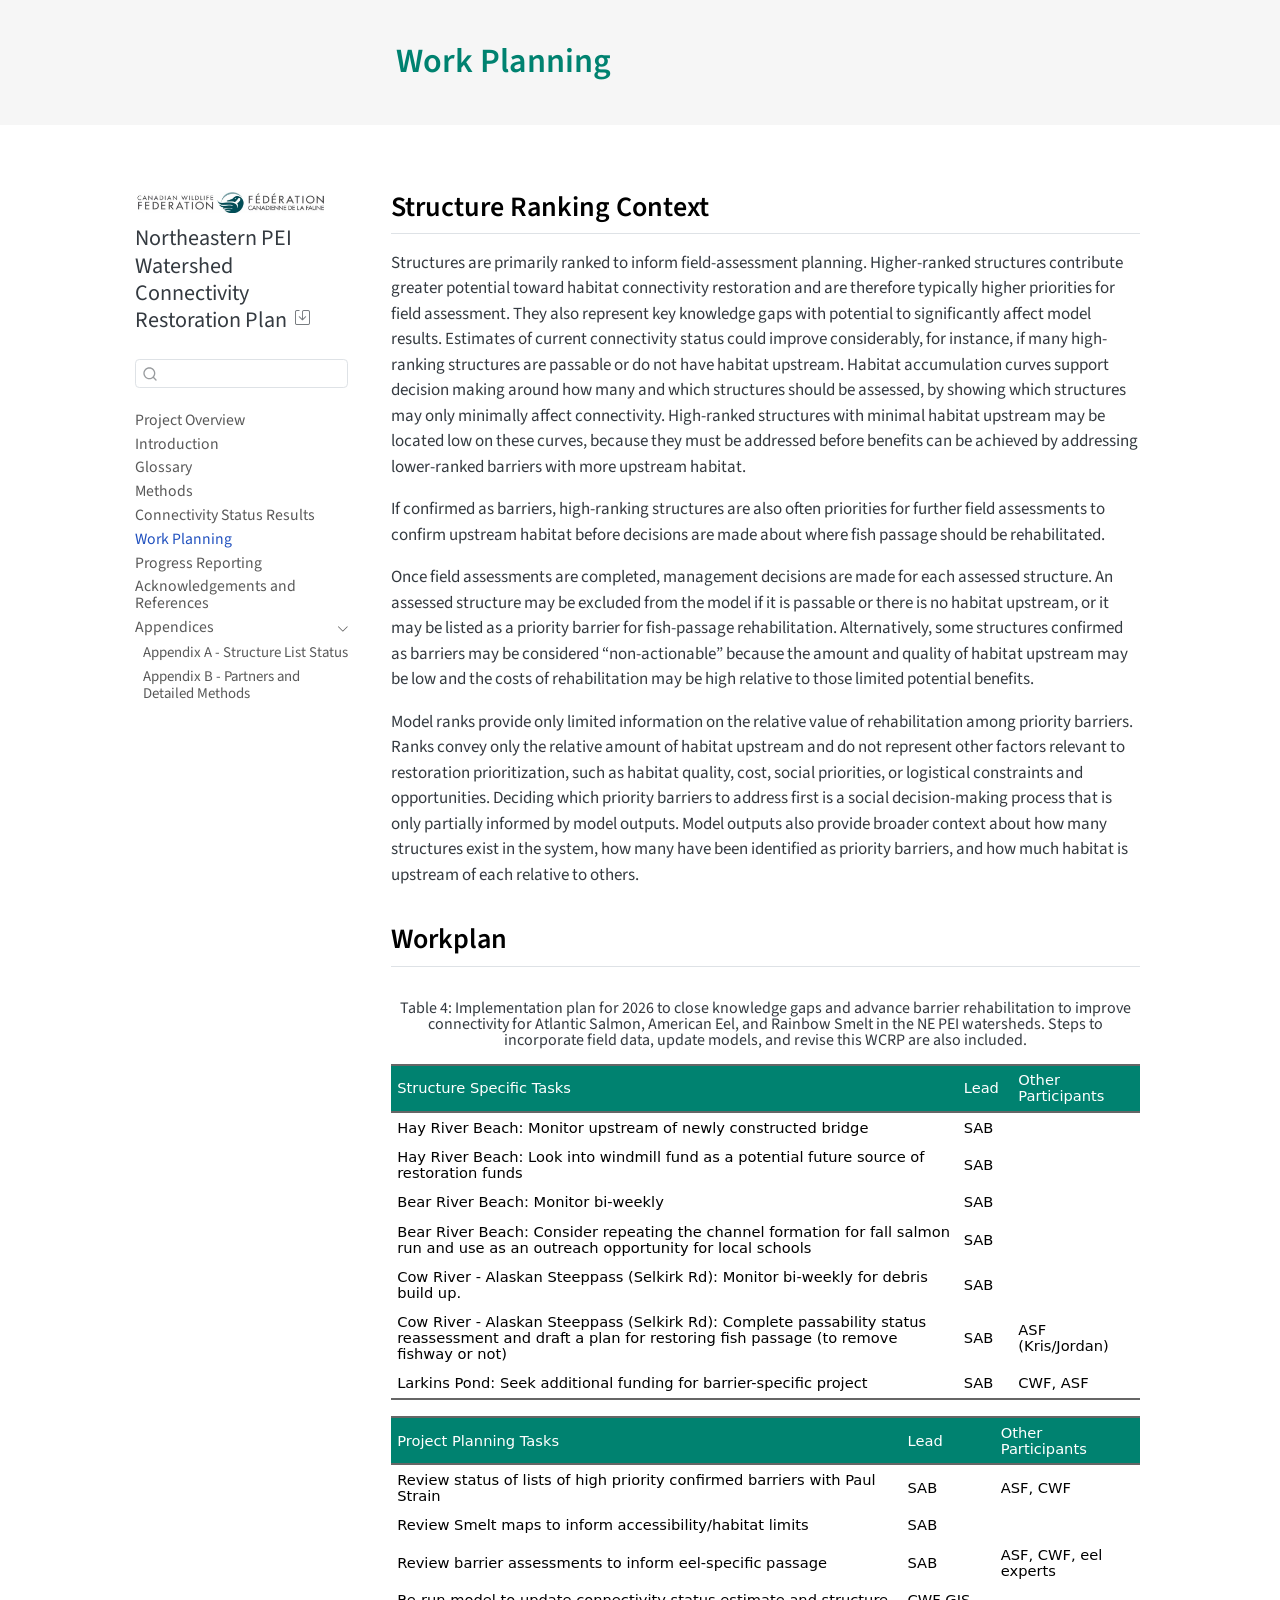
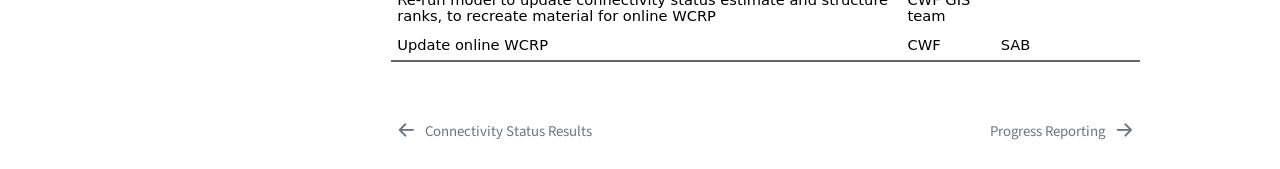
<file: _book/content/work-planning.html>
<!DOCTYPE html>
<html xmlns="http://www.w3.org/1999/xhtml" lang="en" xml:lang="en"><head>

<meta charset="utf-8">
<meta name="generator" content="quarto-1.10.18">

<meta name="viewport" content="width=device-width, initial-scale=1.0, user-scalable=yes">


<title>Work Planning – Northeastern PEI Watershed Connectivity Restoration Plan</title>
<style>
/* Default styles provided by pandoc.
** See https://pandoc.org/MANUAL.html#variables-for-html for config info.
*/
span.smallcaps{font-variant: small-caps;}
div.columns{display: flex; gap: 1.5em;}
div.column{flex: auto;}
@media screen {
div.columns{gap: min(4vw, 1.5em);}
div.column{overflow-x: auto;}
}
div.hanging-indent{margin-left: 1.5em; text-indent: -1.5em;}
ul.task-list{list-style: none;}
ul.task-list li input[type="checkbox"] {
  width: 0.8em;
  margin: 0 0.8em 0.2em -1em; /* quarto-specific, see https://github.com/quarto-dev/quarto-cli/issues/4556 */ 
  vertical-align: middle;
}
</style>


<script src="../site_libs/quarto-nav/quarto-nav.js"></script>
<script src="../site_libs/clipboard/clipboard.min.js"></script>
<script src="../site_libs/quarto-search/autocomplete.umd.js"></script>
<script src="../site_libs/quarto-search/fuse.min.js"></script>
<script src="../site_libs/quarto-search/quarto-search.js"></script>
<meta name="quarto:offset" content="../">
<link href="../content/progress-reporting.html" rel="next">
<link href="../content/connectivity-status.html" rel="prev">
<script src="../site_libs/quarto-html/quarto.js" type="module"></script>
<script src="../site_libs/quarto-html/tabsets/tabsets.js" type="module"></script>
<script src="../site_libs/quarto-html/popper.min.js"></script>
<script src="../site_libs/quarto-html/tippy.umd.min.js"></script>
<script src="../site_libs/quarto-html/anchor.min.js"></script>
<link href="../site_libs/quarto-html/tippy.css" rel="stylesheet">
<link href="../site_libs/quarto-html/quarto-syntax-highlighting-64a204ab8560d761af7679ceaba22944.css" rel="stylesheet" id="quarto-text-highlighting-styles">
<script src="../site_libs/bootstrap/bootstrap.min.js"></script>
<link href="../site_libs/bootstrap/bootstrap-icons.css" rel="stylesheet">
<link href="../site_libs/bootstrap/bootstrap-d68e083fcb7a6ebd49264ddc944d4809.min.css" rel="stylesheet" append-hash="true" id="quarto-bootstrap" data-mode="light">
<script id="quarto-search-options" type="application/json">{
  "location": "sidebar",
  "copy-button": false,
  "collapse-after": 3,
  "panel-placement": "start",
  "type": "textbox",
  "limit": 50,
  "keyboard-shortcut": [
    "f",
    "/",
    "s"
  ],
  "show-item-context": false,
  "language": {
    "search-no-results-text": "No results",
    "search-matching-documents-text": "matching documents",
    "search-copy-link-title": "Copy link to search",
    "search-hide-matches-text": "Hide additional matches",
    "search-more-match-text": "more match in this document",
    "search-more-matches-text": "more matches in this document",
    "search-clear-button-title": "Clear",
    "search-text-placeholder": "",
    "search-detached-cancel-button-title": "Cancel",
    "search-submit-button-title": "Submit",
    "search-label": "Search"
  }
}</script>
<style>

      .quarto-title-block .quarto-title-banner {
        background: #f6f6f6;
      }
</style>
<link href="../site_libs/tabwid-1.1.3/tabwid.css" rel="stylesheet">
<script src="../site_libs/tabwid-1.1.3/tabwid.js"></script>


<link rel="stylesheet" href="../style.css">
</head>

<body class="nav-sidebar floating fullcontent quarto-light">

<div id="quarto-search-results"></div>
  <header id="quarto-header" class="headroom fixed-top quarto-banner">
  <nav class="quarto-secondary-nav">
    <div class="container-fluid d-flex">
      <button type="button" class="quarto-btn-toggle btn" data-bs-toggle="collapse" role="button" data-bs-target=".quarto-sidebar-collapse-item" aria-controls="quarto-sidebar" aria-expanded="false" aria-label="Toggle sidebar navigation" onclick="if (window.quartoToggleHeadroom) { window.quartoToggleHeadroom(); }">
        <i class="bi bi-layout-text-sidebar-reverse"></i>
      </button>
        <nav class="quarto-page-breadcrumbs" aria-label="breadcrumb"><ol class="breadcrumb"><li class="breadcrumb-item"><a href="../content/work-planning.html">Work Planning</a></li></ol></nav>
        <a class="flex-grow-1" role="navigation" data-bs-toggle="collapse" data-bs-target=".quarto-sidebar-collapse-item" aria-controls="quarto-sidebar" aria-expanded="false" aria-label="Toggle sidebar navigation" onclick="if (window.quartoToggleHeadroom) { window.quartoToggleHeadroom(); }">      
        </a>
      <button type="button" class="btn quarto-search-button" aria-label="Search" onclick="window.quartoOpenSearch();">
        <i class="bi bi-search"></i>
      </button>
    </div>
  </nav>
</header>
<!-- content -->
<header id="title-block-header" class="quarto-title-block default page-columns page-full">
  <div class="quarto-title-banner page-columns page-full">
    <div class="quarto-title column-body">
      <h1 class="title">Work Planning</h1>
                      </div>
  </div>
    
  
  <div class="quarto-title-meta">

      
    
      
    </div>
    
  
  </header><div id="quarto-content" class="quarto-container page-columns page-rows-contents page-layout-article">
<!-- sidebar -->
  <nav id="quarto-sidebar" class="sidebar collapse collapse-horizontal quarto-sidebar-collapse-item sidebar-navigation floating overflow-auto">
    <div class="pt-lg-2 mt-2 text-left sidebar-header sidebar-header-stacked">
      <a href="../index.html" class="sidebar-logo-link">
      <img src="../content/images/logo.png" alt="" class="sidebar-logo light-content py-0 d-lg-inline d-none">
      <img src="../content/images/logo.png" alt="" class="sidebar-logo dark-content py-0 d-lg-inline d-none">
      </a>
    <div class="sidebar-title mb-0 py-0">
      <a href="../">Northeastern PEI Watershed Connectivity Restoration Plan</a> 
        <div class="sidebar-tools-main">
    <a href="" title="" class="quarto-navigation-tool px-1" aria-label=""><i class="bi bi-save"></i></a>
</div>
    </div>
      </div>
        <div class="mt-2 flex-shrink-0 align-items-center">
        <div class="sidebar-search">
        <div id="quarto-search" class="" title="Search"></div>
        </div>
        </div>
    <div class="sidebar-menu-container"> 
    <ul class="list-unstyled mt-1">
        <li class="sidebar-item">
  <div class="sidebar-item-container"> 
  <a href="../index.html" class="sidebar-item-text sidebar-link">
 <span class="menu-text">Project Overview</span></a>
  </div>
</li>
        <li class="sidebar-item">
  <div class="sidebar-item-container"> 
  <a href="../content/project-overview.html" class="sidebar-item-text sidebar-link">
 <span class="menu-text">Introduction</span></a>
  </div>
</li>
        <li class="sidebar-item">
  <div class="sidebar-item-container"> 
  <a href="../content/glossary.html" class="sidebar-item-text sidebar-link">
 <span class="menu-text">Glossary</span></a>
  </div>
</li>
        <li class="sidebar-item">
  <div class="sidebar-item-container"> 
  <a href="../content/data-methods.html" class="sidebar-item-text sidebar-link">
 <span class="menu-text">Methods</span></a>
  </div>
</li>
        <li class="sidebar-item">
  <div class="sidebar-item-container"> 
  <a href="../content/connectivity-status.html" class="sidebar-item-text sidebar-link">
 <span class="menu-text">Connectivity Status Results</span></a>
  </div>
</li>
        <li class="sidebar-item">
  <div class="sidebar-item-container"> 
  <a href="../content/work-planning.html" class="sidebar-item-text sidebar-link active">
 <span class="menu-text">Work Planning</span></a>
  </div>
</li>
        <li class="sidebar-item">
  <div class="sidebar-item-container"> 
  <a href="../content/progress-reporting.html" class="sidebar-item-text sidebar-link">
 <span class="menu-text">Progress Reporting</span></a>
  </div>
</li>
        <li class="sidebar-item">
  <div class="sidebar-item-container"> 
  <a href="../content/references.html" class="sidebar-item-text sidebar-link">
 <span class="menu-text">Acknowledgements and References</span></a>
  </div>
</li>
        <li class="sidebar-item sidebar-item-section">
      <div class="sidebar-item-container"> 
            <a class="sidebar-item-text sidebar-link text-start" data-bs-toggle="collapse" data-bs-target="#quarto-sidebar-section-1" role="navigation" aria-expanded="true">
 <span class="menu-text">Appendices</span></a>
          <a class="sidebar-item-toggle text-start" data-bs-toggle="collapse" data-bs-target="#quarto-sidebar-section-1" role="navigation" aria-expanded="true" aria-label="Toggle section">
            <i class="bi bi-chevron-right ms-2"></i>
          </a> 
      </div>
      <ul id="quarto-sidebar-section-1" class="collapse list-unstyled sidebar-section depth1 show">  
          <li class="sidebar-item">
  <div class="sidebar-item-container"> 
  <a href="../content/appendix-a.html" class="sidebar-item-text sidebar-link">
 <span class="menu-text">Appendix A - Structure List Status</span></a>
  </div>
</li>
          <li class="sidebar-item">
  <div class="sidebar-item-container"> 
  <a href="../content/appendix-b.html" class="sidebar-item-text sidebar-link">
 <span class="menu-text">Appendix B - Partners and Detailed Methods</span></a>
  </div>
</li>
      </ul>
  </li>
    </ul>
    </div>
</nav>
<div id="quarto-sidebar-glass" class="quarto-sidebar-collapse-item" data-bs-toggle="collapse" data-bs-target=".quarto-sidebar-collapse-item"></div>
<!-- margin-sidebar -->
    
<!-- main -->
<main class="content quarto-banner-title-block" id="quarto-document-content">





<section id="structure-ranking-context" class="level2 unnumbered">
<h2 class="unnumbered anchored" data-anchor-id="structure-ranking-context">Structure Ranking Context</h2>
<p>Structures are primarily ranked to inform field-assessment planning. Higher-ranked structures contribute greater potential toward habitat connectivity restoration and are therefore typically higher priorities for field assessment. They also represent key knowledge gaps with potential to significantly affect model results. Estimates of current connectivity status could improve considerably, for instance, if many high-ranking structures are passable or do not have habitat upstream. Habitat accumulation curves support decision making around how many and which structures should be assessed, by showing which structures may only minimally affect connectivity. High-ranked structures with minimal habitat upstream may be located low on these curves, because they must be addressed before benefits can be achieved by addressing lower-ranked barriers with more upstream habitat.</p>
<p>If confirmed as barriers, high-ranking structures are also often priorities for further field assessments to confirm upstream habitat before decisions are made about where fish passage should be rehabilitated.</p>
<p>Once field assessments are completed, management decisions are made for each assessed structure. An assessed structure may be excluded from the model if it is passable or there is no habitat upstream, or it may be listed as a priority barrier for fish-passage rehabilitation. Alternatively, some structures confirmed as barriers may be considered “non-actionable” because the amount and quality of habitat upstream may be low and the costs of rehabilitation may be high relative to those limited potential benefits.</p>
<p>Model ranks provide only limited information on the relative value of rehabilitation among priority barriers. Ranks convey only the relative amount of habitat upstream and do not represent other factors relevant to restoration prioritization, such as habitat quality, cost, social priorities, or logistical constraints and opportunities. Deciding which priority barriers to address first is a social decision-making process that is only partially informed by model outputs. Model outputs also provide broader context about how many structures exist in the system, how many have been identified as priority barriers, and how much habitat is upstream of each relative to others.</p>
</section>
<section id="workplan" class="level2 unnumbered">
<h2 class="unnumbered anchored" data-anchor-id="workplan">Workplan</h2>
<div class="cell" data-tbl-cap="Table 4: Implementation plan for 2026 to close knowledge gaps and advance barrier rehabilitation to improve connectivity for Atlantic Salmon, American Eel, and Rainbow Smelt in the NE PEI watersheds. Steps to incorporate field data, update models, and revise this WCRP are also included. ">
<div class="tabwid"><style>.cl-d8bad469{}.cl-2349fc20{font-family:'DejaVu Sans';font-size:11pt;font-weight:normal;font-style:normal;text-decoration:none;color:rgba(255, 255, 255, 1.00);background-color:transparent;}.cl-5430bca3{font-family:'DejaVu Sans';font-size:11pt;font-weight:normal;font-style:normal;text-decoration:none;color:rgba(0, 0, 0, 1.00);background-color:transparent;}.cl-6477613b{margin:0;text-align:left;border-bottom: 0 solid rgba(0, 0, 0, 1.00);border-top: 0 solid rgba(0, 0, 0, 1.00);border-left: 0 solid rgba(0, 0, 0, 1.00);border-right: 0 solid rgba(0, 0, 0, 1.00);padding-bottom:5pt;padding-top:5pt;padding-left:5pt;padding-right:5pt;line-height: 1;background-color:transparent;}.cl-d3072902{width:12.273in;background-color:rgba(0, 130, 112, 1.00);vertical-align: middle;border-bottom: 1.5pt solid rgba(102, 102, 102, 1.00);border-top: 1.5pt solid rgba(102, 102, 102, 1.00);border-left: 0 solid rgba(0, 0, 0, 1.00);border-right: 0 solid rgba(0, 0, 0, 1.00);margin-bottom:0;margin-top:0;margin-left:0;margin-right:0;}.cl-ecea9ec8{width:0.655in;background-color:rgba(0, 130, 112, 1.00);vertical-align: middle;border-bottom: 1.5pt solid rgba(102, 102, 102, 1.00);border-top: 1.5pt solid rgba(102, 102, 102, 1.00);border-left: 0 solid rgba(0, 0, 0, 1.00);border-right: 0 solid rgba(0, 0, 0, 1.00);margin-bottom:0;margin-top:0;margin-left:0;margin-right:0;}.cl-5fba67e6{width:1.672in;background-color:rgba(0, 130, 112, 1.00);vertical-align: middle;border-bottom: 1.5pt solid rgba(102, 102, 102, 1.00);border-top: 1.5pt solid rgba(102, 102, 102, 1.00);border-left: 0 solid rgba(0, 0, 0, 1.00);border-right: 0 solid rgba(0, 0, 0, 1.00);margin-bottom:0;margin-top:0;margin-left:0;margin-right:0;}.cl-7b614e19{width:12.273in;background-color:transparent;vertical-align: middle;border-bottom: 0 solid rgba(0, 0, 0, 1.00);border-top: 0 solid rgba(0, 0, 0, 1.00);border-left: 0 solid rgba(0, 0, 0, 1.00);border-right: 0 solid rgba(0, 0, 0, 1.00);margin-bottom:0;margin-top:0;margin-left:0;margin-right:0;}.cl-2106a93b{width:0.655in;background-color:transparent;vertical-align: middle;border-bottom: 0 solid rgba(0, 0, 0, 1.00);border-top: 0 solid rgba(0, 0, 0, 1.00);border-left: 0 solid rgba(0, 0, 0, 1.00);border-right: 0 solid rgba(0, 0, 0, 1.00);margin-bottom:0;margin-top:0;margin-left:0;margin-right:0;}.cl-6a7cbc34{width:1.672in;background-color:transparent;vertical-align: middle;border-bottom: 0 solid rgba(0, 0, 0, 1.00);border-top: 0 solid rgba(0, 0, 0, 1.00);border-left: 0 solid rgba(0, 0, 0, 1.00);border-right: 0 solid rgba(0, 0, 0, 1.00);margin-bottom:0;margin-top:0;margin-left:0;margin-right:0;}.cl-968fd730{width:12.273in;background-color:transparent;vertical-align: middle;border-bottom: 1.5pt solid rgba(102, 102, 102, 1.00);border-top: 0 solid rgba(0, 0, 0, 1.00);border-left: 0 solid rgba(0, 0, 0, 1.00);border-right: 0 solid rgba(0, 0, 0, 1.00);margin-bottom:0;margin-top:0;margin-left:0;margin-right:0;}.cl-9483df29{width:0.655in;background-color:transparent;vertical-align: middle;border-bottom: 1.5pt solid rgba(102, 102, 102, 1.00);border-top: 0 solid rgba(0, 0, 0, 1.00);border-left: 0 solid rgba(0, 0, 0, 1.00);border-right: 0 solid rgba(0, 0, 0, 1.00);margin-bottom:0;margin-top:0;margin-left:0;margin-right:0;}.cl-2dcb938e{width:1.672in;background-color:transparent;vertical-align: middle;border-bottom: 1.5pt solid rgba(102, 102, 102, 1.00);border-top: 0 solid rgba(0, 0, 0, 1.00);border-left: 0 solid rgba(0, 0, 0, 1.00);border-right: 0 solid rgba(0, 0, 0, 1.00);margin-bottom:0;margin-top:0;margin-left:0;margin-right:0;}</style><table data-quarto-disable-processing="true" class="cl-d8bad469"><caption><p>Table 4: Implementation plan for 2026 to close knowledge gaps and
advance barrier rehabilitation to improve connectivity for Atlantic
Salmon, American Eel, and Rainbow Smelt in the NE PEI watersheds. Steps
to incorporate field data, update models, and revise this WCRP are also
included.</p></caption><thead><tr style="overflow-wrap:break-word;"><th class="cl-d3072902"><p class="cl-6477613b"><span class="cl-2349fc20">Structure Specific Tasks</span></p></th><th class="cl-ecea9ec8"><p class="cl-6477613b"><span class="cl-2349fc20">Lead</span></p></th><th class="cl-5fba67e6"><p class="cl-6477613b"><span class="cl-2349fc20">Other Participants</span></p></th></tr></thead><tbody><tr style="overflow-wrap:break-word;"><td class="cl-7b614e19"><p class="cl-6477613b"><span class="cl-5430bca3">Hay River Beach: Monitor upstream of newly constructed bridge</span></p></td><td class="cl-2106a93b"><p class="cl-6477613b"><span class="cl-5430bca3">SAB</span></p></td><td class="cl-6a7cbc34"><p class="cl-6477613b"><span class="cl-5430bca3"></span></p></td></tr><tr style="overflow-wrap:break-word;"><td class="cl-7b614e19"><p class="cl-6477613b"><span class="cl-5430bca3">Hay River Beach: Look into windmill fund as a potential future source of restoration funds</span></p></td><td class="cl-2106a93b"><p class="cl-6477613b"><span class="cl-5430bca3">SAB</span></p></td><td class="cl-6a7cbc34"><p class="cl-6477613b"><span class="cl-5430bca3"></span></p></td></tr><tr style="overflow-wrap:break-word;"><td class="cl-7b614e19"><p class="cl-6477613b"><span class="cl-5430bca3">Bear River Beach: Monitor bi-weekly</span></p></td><td class="cl-2106a93b"><p class="cl-6477613b"><span class="cl-5430bca3">SAB</span></p></td><td class="cl-6a7cbc34"><p class="cl-6477613b"><span class="cl-5430bca3"></span></p></td></tr><tr style="overflow-wrap:break-word;"><td class="cl-7b614e19"><p class="cl-6477613b"><span class="cl-5430bca3">Bear River Beach: Consider repeating the channel formation for fall salmon run and use as an outreach opportunity for local schools</span></p></td><td class="cl-2106a93b"><p class="cl-6477613b"><span class="cl-5430bca3">SAB</span></p></td><td class="cl-6a7cbc34"><p class="cl-6477613b"><span class="cl-5430bca3"></span></p></td></tr><tr style="overflow-wrap:break-word;"><td class="cl-7b614e19"><p class="cl-6477613b"><span class="cl-5430bca3">Cow River - Alaskan Steeppass (Selkirk Rd): Monitor bi-weekly for debris build up.</span></p></td><td class="cl-2106a93b"><p class="cl-6477613b"><span class="cl-5430bca3">SAB</span></p></td><td class="cl-6a7cbc34"><p class="cl-6477613b"><span class="cl-5430bca3"></span></p></td></tr><tr style="overflow-wrap:break-word;"><td class="cl-7b614e19"><p class="cl-6477613b"><span class="cl-5430bca3">Cow River - Alaskan Steeppass (Selkirk Rd): Complete passability status reassessment and draft a plan for restoring fish passage (to remove fishway or not)</span></p></td><td class="cl-2106a93b"><p class="cl-6477613b"><span class="cl-5430bca3">SAB</span></p></td><td class="cl-6a7cbc34"><p class="cl-6477613b"><span class="cl-5430bca3">ASF (Kris/Jordan)</span></p></td></tr><tr style="overflow-wrap:break-word;"><td class="cl-968fd730"><p class="cl-6477613b"><span class="cl-5430bca3">Larkins Pond: Seek additional funding for barrier-specific project</span></p></td><td class="cl-9483df29"><p class="cl-6477613b"><span class="cl-5430bca3">SAB</span></p></td><td class="cl-2dcb938e"><p class="cl-6477613b"><span class="cl-5430bca3">CWF, ASF</span></p></td></tr></tbody></table></div>
</div>
<div class="cell" data-tbl-cap="">
<div class="tabwid"><style>.cl-d8bad469{}.cl-2349fc20{font-family:'DejaVu Sans';font-size:11pt;font-weight:normal;font-style:normal;text-decoration:none;color:rgba(255, 255, 255, 1.00);background-color:transparent;}.cl-5430bca3{font-family:'DejaVu Sans';font-size:11pt;font-weight:normal;font-style:normal;text-decoration:none;color:rgba(0, 0, 0, 1.00);background-color:transparent;}.cl-6477613b{margin:0;text-align:left;border-bottom: 0 solid rgba(0, 0, 0, 1.00);border-top: 0 solid rgba(0, 0, 0, 1.00);border-left: 0 solid rgba(0, 0, 0, 1.00);border-right: 0 solid rgba(0, 0, 0, 1.00);padding-bottom:5pt;padding-top:5pt;padding-left:5pt;padding-right:5pt;line-height: 1;background-color:transparent;}.cl-fdb62de8{width:8.791in;background-color:rgba(0, 130, 112, 1.00);vertical-align: middle;border-bottom: 1.5pt solid rgba(102, 102, 102, 1.00);border-top: 1.5pt solid rgba(102, 102, 102, 1.00);border-left: 0 solid rgba(0, 0, 0, 1.00);border-right: 0 solid rgba(0, 0, 0, 1.00);margin-bottom:0;margin-top:0;margin-left:0;margin-right:0;}.cl-ae3e7272{width:1.385in;background-color:rgba(0, 130, 112, 1.00);vertical-align: middle;border-bottom: 1.5pt solid rgba(102, 102, 102, 1.00);border-top: 1.5pt solid rgba(102, 102, 102, 1.00);border-left: 0 solid rgba(0, 0, 0, 1.00);border-right: 0 solid rgba(0, 0, 0, 1.00);margin-bottom:0;margin-top:0;margin-left:0;margin-right:0;}.cl-930a900d{width:1.971in;background-color:rgba(0, 130, 112, 1.00);vertical-align: middle;border-bottom: 1.5pt solid rgba(102, 102, 102, 1.00);border-top: 1.5pt solid rgba(102, 102, 102, 1.00);border-left: 0 solid rgba(0, 0, 0, 1.00);border-right: 0 solid rgba(0, 0, 0, 1.00);margin-bottom:0;margin-top:0;margin-left:0;margin-right:0;}.cl-fedf0bd2{width:8.791in;background-color:transparent;vertical-align: middle;border-bottom: 0 solid rgba(0, 0, 0, 1.00);border-top: 0 solid rgba(0, 0, 0, 1.00);border-left: 0 solid rgba(0, 0, 0, 1.00);border-right: 0 solid rgba(0, 0, 0, 1.00);margin-bottom:0;margin-top:0;margin-left:0;margin-right:0;}.cl-1c4303c8{width:1.385in;background-color:transparent;vertical-align: middle;border-bottom: 0 solid rgba(0, 0, 0, 1.00);border-top: 0 solid rgba(0, 0, 0, 1.00);border-left: 0 solid rgba(0, 0, 0, 1.00);border-right: 0 solid rgba(0, 0, 0, 1.00);margin-bottom:0;margin-top:0;margin-left:0;margin-right:0;}.cl-bb7d730e{width:1.971in;background-color:transparent;vertical-align: middle;border-bottom: 0 solid rgba(0, 0, 0, 1.00);border-top: 0 solid rgba(0, 0, 0, 1.00);border-left: 0 solid rgba(0, 0, 0, 1.00);border-right: 0 solid rgba(0, 0, 0, 1.00);margin-bottom:0;margin-top:0;margin-left:0;margin-right:0;}.cl-03428d62{width:8.791in;background-color:transparent;vertical-align: middle;border-bottom: 1.5pt solid rgba(102, 102, 102, 1.00);border-top: 0 solid rgba(0, 0, 0, 1.00);border-left: 0 solid rgba(0, 0, 0, 1.00);border-right: 0 solid rgba(0, 0, 0, 1.00);margin-bottom:0;margin-top:0;margin-left:0;margin-right:0;}.cl-a27a58bd{width:1.385in;background-color:transparent;vertical-align: middle;border-bottom: 1.5pt solid rgba(102, 102, 102, 1.00);border-top: 0 solid rgba(0, 0, 0, 1.00);border-left: 0 solid rgba(0, 0, 0, 1.00);border-right: 0 solid rgba(0, 0, 0, 1.00);margin-bottom:0;margin-top:0;margin-left:0;margin-right:0;}.cl-36962a40{width:1.971in;background-color:transparent;vertical-align: middle;border-bottom: 1.5pt solid rgba(102, 102, 102, 1.00);border-top: 0 solid rgba(0, 0, 0, 1.00);border-left: 0 solid rgba(0, 0, 0, 1.00);border-right: 0 solid rgba(0, 0, 0, 1.00);margin-bottom:0;margin-top:0;margin-left:0;margin-right:0;}</style><table data-quarto-disable-processing="true" class="cl-d8bad469"><caption></caption><thead><tr style="overflow-wrap:break-word;"><th class="cl-fdb62de8"><p class="cl-6477613b"><span class="cl-2349fc20">Project Planning Tasks</span></p></th><th class="cl-ae3e7272"><p class="cl-6477613b"><span class="cl-2349fc20">Lead</span></p></th><th class="cl-930a900d"><p class="cl-6477613b"><span class="cl-2349fc20">Other Participants</span></p></th></tr></thead><tbody><tr style="overflow-wrap:break-word;"><td class="cl-fedf0bd2"><p class="cl-6477613b"><span class="cl-5430bca3">Review status of lists of high priority confirmed barriers with Paul Strain</span></p></td><td class="cl-1c4303c8"><p class="cl-6477613b"><span class="cl-5430bca3">SAB</span></p></td><td class="cl-bb7d730e"><p class="cl-6477613b"><span class="cl-5430bca3">ASF, CWF  </span></p></td></tr><tr style="overflow-wrap:break-word;"><td class="cl-fedf0bd2"><p class="cl-6477613b"><span class="cl-5430bca3">Review Smelt maps to inform accessibility/habitat limits</span></p></td><td class="cl-1c4303c8"><p class="cl-6477613b"><span class="cl-5430bca3">SAB</span></p></td><td class="cl-bb7d730e"><p class="cl-6477613b"><span class="cl-5430bca3"></span></p></td></tr><tr style="overflow-wrap:break-word;"><td class="cl-fedf0bd2"><p class="cl-6477613b"><span class="cl-5430bca3">Review barrier assessments to inform eel-specific passage</span></p></td><td class="cl-1c4303c8"><p class="cl-6477613b"><span class="cl-5430bca3">SAB</span></p></td><td class="cl-bb7d730e"><p class="cl-6477613b"><span class="cl-5430bca3">ASF, CWF, eel experts</span></p></td></tr><tr style="overflow-wrap:break-word;"><td class="cl-fedf0bd2"><p class="cl-6477613b"><span class="cl-5430bca3">Re-run model to update connectivity status estimate and structure ranks, to recreate material for online WCRP</span></p></td><td class="cl-1c4303c8"><p class="cl-6477613b"><span class="cl-5430bca3">CWF GIS team</span></p></td><td class="cl-bb7d730e"><p class="cl-6477613b"><span class="cl-5430bca3"></span></p></td></tr><tr style="overflow-wrap:break-word;"><td class="cl-03428d62"><p class="cl-6477613b"><span class="cl-5430bca3">Update online WCRP</span></p></td><td class="cl-a27a58bd"><p class="cl-6477613b"><span class="cl-5430bca3">CWF  </span></p></td><td class="cl-36962a40"><p class="cl-6477613b"><span class="cl-5430bca3">SAB</span></p></td></tr></tbody></table></div>
</div>


</section>

</main> <!-- /main -->
<script id="quarto-html-after-body" type="application/javascript">
  window.document.addEventListener("DOMContentLoaded", function (event) {
    const icon = "";
    const anchorJS = new window.AnchorJS();
    anchorJS.options = {
      placement: 'right',
      icon: icon
    };
    anchorJS.add('.anchored');
    const isCodeAnnotation = (el) => {
      for (const clz of el.classList) {
        if (clz.startsWith('code-annotation-')) {                     
          return true;
        }
      }
      return false;
    }
    const onCopySuccess = function(e) {
      // button target
      const button = e.trigger;
      // don't keep focus
      button.blur();
      // flash "checked"
      button.classList.add('code-copy-button-checked');
      var currentTitle = button.getAttribute("title");
      button.setAttribute("title", "Copied!");
      let tooltip;
      if (window.bootstrap) {
        button.setAttribute("data-bs-toggle", "tooltip");
        button.setAttribute("data-bs-placement", "left");
        button.setAttribute("data-bs-title", "Copied!");
        tooltip = new bootstrap.Tooltip(button, 
          { trigger: "manual", 
            customClass: "code-copy-button-tooltip",
            offset: [0, -8]});
        tooltip.show();    
      }
      setTimeout(function() {
        if (tooltip) {
          tooltip.hide();
          button.removeAttribute("data-bs-title");
          button.removeAttribute("data-bs-toggle");
          button.removeAttribute("data-bs-placement");
        }
        button.setAttribute("title", currentTitle);
        button.classList.remove('code-copy-button-checked');
      }, 1000);
      // clear code selection
      e.clearSelection();
    }
    const getTextToCopy = function(trigger) {
      const outerScaffold = trigger.parentElement.cloneNode(true);
      const codeEl = outerScaffold.querySelector('code');
      for (const childEl of codeEl.children) {
        if (isCodeAnnotation(childEl)) {
          childEl.remove();
        }
      }
      return codeEl.innerText;
    }
    const clipboard = new window.ClipboardJS('.code-copy-button:not([data-in-quarto-modal])', {
      text: getTextToCopy
    });
    clipboard.on('success', onCopySuccess);
    if (window.document.getElementById('quarto-embedded-source-code-modal')) {
      const clipboardModal = new window.ClipboardJS('.code-copy-button[data-in-quarto-modal]', {
        text: getTextToCopy,
        container: window.document.getElementById('quarto-embedded-source-code-modal')
      });
      clipboardModal.on('success', onCopySuccess);
    }
      var localhostRegex = new RegExp(/^(?:http|https):\/\/localhost\:?[0-9]*\//);
      var mailtoRegex = new RegExp(/^mailto:/);
        var filterRegex = new RegExp('/' + window.location.host + '/');
      var isInternal = (href) => {
          return filterRegex.test(href) || localhostRegex.test(href) || mailtoRegex.test(href);
      }
      // Inspect non-navigation links and adorn them if external
     var links = window.document.querySelectorAll('a[href]:not(.nav-link):not(.navbar-brand):not(.toc-action):not(.sidebar-link):not(.sidebar-item-toggle):not(.pagination-link):not(.no-external):not([aria-hidden]):not(.dropdown-item):not(.quarto-navigation-tool):not(.about-link)');
      for (var i=0; i<links.length; i++) {
        const link = links[i];
        if (!isInternal(link.href)) {
          // undo the damage that might have been done by quarto-nav.js in the case of
          // links that we want to consider external
          if (link.dataset.originalHref !== undefined) {
            link.href = link.dataset.originalHref;
          }
        }
      }
    function tippyHover(el, contentFn, onTriggerFn, onUntriggerFn) {
      const config = {
        allowHTML: true,
        maxWidth: 500,
        delay: 100,
        arrow: false,
        appendTo: function(el) {
            return el.parentElement;
        },
        interactive: true,
        interactiveBorder: 10,
        theme: 'quarto',
        placement: 'bottom-start',
      };
      if (contentFn) {
        config.content = contentFn;
      }
      if (onTriggerFn) {
        config.onTrigger = onTriggerFn;
      }
      if (onUntriggerFn) {
        config.onUntrigger = onUntriggerFn;
      }
      window.tippy(el, config); 
    }
    const noterefs = window.document.querySelectorAll('a[role="doc-noteref"]');
    for (var i=0; i<noterefs.length; i++) {
      const ref = noterefs[i];
      tippyHover(ref, function() {
        // use id or data attribute instead here
        let href = ref.getAttribute('data-footnote-href') || ref.getAttribute('href');
        try { href = new URL(href).hash; } catch {}
        const id = href.replace(/^#\/?/, "");
        const note = window.document.getElementById(id);
        if (note) {
          return note.innerHTML;
        } else {
          return "";
        }
      });
    }
    const xrefs = window.document.querySelectorAll('a.quarto-xref');
    const processXRef = (id, note) => {
      // Strip column container classes
      const stripColumnClz = (el) => {
        el.classList.remove("page-full", "page-columns");
        if (el.children) {
          for (const child of el.children) {
            stripColumnClz(child);
          }
        }
      }
      stripColumnClz(note)
      if (id === null || id.startsWith('sec-')) {
        // Special case sections, only their first couple elements
        const container = document.createElement("div");
        if (note.children && note.children.length > 2) {
          container.appendChild(note.children[0].cloneNode(true));
          for (let i = 1; i < note.children.length; i++) {
            const child = note.children[i];
            if (child.tagName === "P" && child.innerText === "") {
              continue;
            } else {
              container.appendChild(child.cloneNode(true));
              break;
            }
          }
          if (window.Quarto?.typesetMath) {
            window.Quarto.typesetMath(container);
          }
          return container.innerHTML
        } else {
          if (window.Quarto?.typesetMath) {
            window.Quarto.typesetMath(note);
          }
          return note.innerHTML;
        }
      } else {
        // Remove any anchor links if they are present
        const anchorLink = note.querySelector('a.anchorjs-link');
        if (anchorLink) {
          anchorLink.remove();
        }
        if (window.Quarto?.typesetMath) {
          window.Quarto.typesetMath(note);
        }
        if (note.classList.contains("callout")) {
          return note.outerHTML;
        } else {
          return note.innerHTML;
        }
      }
    }
    for (var i=0; i<xrefs.length; i++) {
      const xref = xrefs[i];
      tippyHover(xref, undefined, function(instance) {
        instance.disable();
        let url = xref.getAttribute('href');
        let hash = undefined; 
        if (url.startsWith('#')) {
          hash = url;
        } else {
          try { hash = new URL(url).hash; } catch {}
        }
        if (hash) {
          const id = hash.replace(/^#\/?/, "");
          const note = window.document.getElementById(id);
          if (note !== null) {
            try {
              const html = processXRef(id, note.cloneNode(true));
              instance.setContent(html);
            } finally {
              instance.enable();
              instance.show();
            }
          } else {
            // See if we can fetch this
            fetch(url.split('#')[0])
            .then(res => res.text())
            .then(html => {
              const parser = new DOMParser();
              const htmlDoc = parser.parseFromString(html, "text/html");
              const note = htmlDoc.getElementById(id);
              if (note !== null) {
                const html = processXRef(id, note);
                instance.setContent(html);
              } 
            }).finally(() => {
              instance.enable();
              instance.show();
            });
          }
        } else {
          // See if we can fetch a full url (with no hash to target)
          // This is a special case and we should probably do some content thinning / targeting
          fetch(url)
          .then(res => res.text())
          .then(html => {
            const parser = new DOMParser();
            const htmlDoc = parser.parseFromString(html, "text/html");
            const note = htmlDoc.querySelector('main.content');
            if (note !== null) {
              // This should only happen for chapter cross references
              // (since there is no id in the URL)
              // remove the first header
              if (note.children.length > 0 && note.children[0].tagName === "HEADER") {
                note.children[0].remove();
              }
              const html = processXRef(null, note);
              instance.setContent(html);
            } 
          }).finally(() => {
            instance.enable();
            instance.show();
          });
        }
      }, function(instance) {
      });
    }
        let selectedAnnoteEl;
        const selectorForAnnotation = ( cell, annotation) => {
          let cellAttr = 'data-code-cell="' + cell + '"';
          let lineAttr = 'data-code-annotation="' +  annotation + '"';
          const selector = 'span[' + cellAttr + '][' + lineAttr + ']';
          return selector;
        }
        const selectCodeLines = (annoteEl) => {
          const doc = window.document;
          const targetCell = annoteEl.getAttribute("data-target-cell");
          const targetAnnotation = annoteEl.getAttribute("data-target-annotation");
          const annoteSpan = window.document.querySelector(selectorForAnnotation(targetCell, targetAnnotation));
          const lines = annoteSpan.getAttribute("data-code-lines").split(",");
          const lineIds = lines.map((line) => {
            return targetCell + "-" + line;
          })
          let top = null;
          let height = null;
          let parent = null;
          if (lineIds.length > 0) {
              //compute the position of the single el (top and bottom and make a div)
              const el = window.document.getElementById(lineIds[0]);
              top = el.offsetTop;
              height = el.offsetHeight;
              parent = el.parentElement.parentElement;
            if (lineIds.length > 1) {
              const lastEl = window.document.getElementById(lineIds[lineIds.length - 1]);
              const bottom = lastEl.offsetTop + lastEl.offsetHeight;
              height = bottom - top;
            }
            if (top !== null && height !== null && parent !== null) {
              // cook up a div (if necessary) and position it 
              let div = window.document.getElementById("code-annotation-line-highlight");
              if (div === null) {
                div = window.document.createElement("div");
                div.setAttribute("id", "code-annotation-line-highlight");
                div.style.position = 'absolute';
                parent.appendChild(div);
              }
              div.style.top = top - 2 + "px";
              div.style.height = height + 4 + "px";
              div.style.left = 0;
              let gutterDiv = window.document.getElementById("code-annotation-line-highlight-gutter");
              if (gutterDiv === null) {
                gutterDiv = window.document.createElement("div");
                gutterDiv.setAttribute("id", "code-annotation-line-highlight-gutter");
                gutterDiv.style.position = 'absolute';
                const codeCell = window.document.getElementById(targetCell);
                const gutter = codeCell.querySelector('.code-annotation-gutter');
                gutter.appendChild(gutterDiv);
              }
              gutterDiv.style.top = top - 2 + "px";
              gutterDiv.style.height = height + 4 + "px";
            }
            selectedAnnoteEl = annoteEl;
          }
        };
        const unselectCodeLines = () => {
          const elementsIds = ["code-annotation-line-highlight", "code-annotation-line-highlight-gutter"];
          elementsIds.forEach((elId) => {
            const div = window.document.getElementById(elId);
            if (div) {
              div.remove();
            }
          });
          selectedAnnoteEl = undefined;
        };
          // Handle positioning of the toggle
      window.addEventListener(
        "resize",
        throttle(() => {
          elRect = undefined;
          if (selectedAnnoteEl) {
            selectCodeLines(selectedAnnoteEl);
          }
        }, 10)
      );
      function throttle(fn, ms) {
      let throttle = false;
      let timer;
        return (...args) => {
          if(!throttle) { // first call gets through
              fn.apply(this, args);
              throttle = true;
          } else { // all the others get throttled
              if(timer) clearTimeout(timer); // cancel #2
              timer = setTimeout(() => {
                fn.apply(this, args);
                timer = throttle = false;
              }, ms);
          }
        };
      }
        // Attach click handler to the DT
        const annoteDls = window.document.querySelectorAll('dt[data-target-cell]');
        for (const annoteDlNode of annoteDls) {
          annoteDlNode.addEventListener('click', (event) => {
            const clickedEl = event.target;
            if (clickedEl !== selectedAnnoteEl) {
              unselectCodeLines();
              const activeEl = window.document.querySelector('dt[data-target-cell].code-annotation-active');
              if (activeEl) {
                activeEl.classList.remove('code-annotation-active');
              }
              selectCodeLines(clickedEl);
              clickedEl.classList.add('code-annotation-active');
            } else {
              // Unselect the line
              unselectCodeLines();
              clickedEl.classList.remove('code-annotation-active');
            }
          });
        }
    const findCites = (el) => {
      const parentEl = el.parentElement;
      if (parentEl) {
        const cites = parentEl.dataset.cites;
        if (cites) {
          return {
            el,
            cites: cites.split(' ')
          };
        } else {
          return findCites(el.parentElement)
        }
      } else {
        return undefined;
      }
    };
    var bibliorefs = window.document.querySelectorAll('a[role="doc-biblioref"]');
    for (var i=0; i<bibliorefs.length; i++) {
      const ref = bibliorefs[i];
      const citeInfo = findCites(ref);
      if (citeInfo) {
        tippyHover(citeInfo.el, function() {
          var popup = window.document.createElement('div');
          citeInfo.cites.forEach(function(cite) {
            var citeDiv = window.document.createElement('div');
            citeDiv.classList.add('hanging-indent');
            citeDiv.classList.add('csl-entry');
            var biblioDiv = window.document.getElementById('ref-' + cite);
            if (biblioDiv) {
              citeDiv.innerHTML = biblioDiv.innerHTML;
            }
            popup.appendChild(citeDiv);
          });
          return popup.innerHTML;
        });
      }
    }
  });
  </script>
<nav class="page-navigation">
  <div class="nav-page nav-page-previous">
      <a href="../content/connectivity-status.html" class="pagination-link" aria-label="Connectivity Status Results">
        <i class="bi bi-arrow-left-short"></i> <span class="nav-page-text">Connectivity Status Results</span>
      </a>          
  </div>
  <div class="nav-page nav-page-next">
      <a href="../content/progress-reporting.html" class="pagination-link" aria-label="Progress Reporting">
        <span class="nav-page-text">Progress Reporting</span> <i class="bi bi-arrow-right-short"></i>
      </a>
  </div>
</nav>
</div> <!-- /content -->




</body></html>
</file>
<file: _book/site_libs/quarto-html/tippy.css>
.tippy-box[data-animation=fade][data-state=hidden]{opacity:0}[data-tippy-root]{max-width:calc(100vw - 10px)}.tippy-box{position:relative;background-color:#333;color:#fff;border-radius:4px;font-size:14px;line-height:1.4;white-space:normal;outline:0;transition-property:transform,visibility,opacity}.tippy-box[data-placement^=top]>.tippy-arrow{bottom:0}.tippy-box[data-placement^=top]>.tippy-arrow:before{bottom:-7px;left:0;border-width:8px 8px 0;border-top-color:initial;transform-origin:center top}.tippy-box[data-placement^=bottom]>.tippy-arrow{top:0}.tippy-box[data-placement^=bottom]>.tippy-arrow:before{top:-7px;left:0;border-width:0 8px 8px;border-bottom-color:initial;transform-origin:center bottom}.tippy-box[data-placement^=left]>.tippy-arrow{right:0}.tippy-box[data-placement^=left]>.tippy-arrow:before{border-width:8px 0 8px 8px;border-left-color:initial;right:-7px;transform-origin:center left}.tippy-box[data-placement^=right]>.tippy-arrow{left:0}.tippy-box[data-placement^=right]>.tippy-arrow:before{left:-7px;border-width:8px 8px 8px 0;border-right-color:initial;transform-origin:center right}.tippy-box[data-inertia][data-state=visible]{transition-timing-function:cubic-bezier(.54,1.5,.38,1.11)}.tippy-arrow{width:16px;height:16px;color:#333}.tippy-arrow:before{content:"";position:absolute;border-color:transparent;border-style:solid}.tippy-content{position:relative;padding:5px 9px;z-index:1}
</file>
<file: _book/site_libs/quarto-html/quarto-syntax-highlighting-64a204ab8560d761af7679ceaba22944.css>
/* quarto syntax highlight colors */
:root {
  --quarto-hl-ot-color: #003B4F;
  --quarto-hl-at-color: #657422;
  --quarto-hl-ss-color: #20794D;
  --quarto-hl-an-color: #5E5E5E;
  --quarto-hl-fu-color: #4758AB;
  --quarto-hl-st-color: #20794D;
  --quarto-hl-cf-color: #003B4F;
  --quarto-hl-op-color: #5E5E5E;
  --quarto-hl-er-color: #AD0000;
  --quarto-hl-bn-color: #AD0000;
  --quarto-hl-al-color: #AD0000;
  --quarto-hl-va-color: #111111;
  --quarto-hl-bu-color: inherit;
  --quarto-hl-ex-color: inherit;
  --quarto-hl-pp-color: #AD0000;
  --quarto-hl-in-color: #5E5E5E;
  --quarto-hl-vs-color: #20794D;
  --quarto-hl-wa-color: #5E5E5E;
  --quarto-hl-do-color: #5E5E5E;
  --quarto-hl-im-color: #00769E;
  --quarto-hl-ch-color: #20794D;
  --quarto-hl-dt-color: #AD0000;
  --quarto-hl-fl-color: #AD0000;
  --quarto-hl-co-color: #5E5E5E;
  --quarto-hl-cv-color: #5E5E5E;
  --quarto-hl-cn-color: #8f5902;
  --quarto-hl-sc-color: #5E5E5E;
  --quarto-hl-dv-color: #AD0000;
  --quarto-hl-kw-color: #003B4F;
}

/* other quarto variables */
:root {
  --quarto-font-monospace: SFMono-Regular, Menlo, Monaco, Consolas, "Liberation Mono", "Courier New", monospace;
}

/* syntax highlight based on Pandoc's rules */
pre > code.sourceCode > span {
  color: #003B4F;
}

code.sourceCode > span {
  color: #003B4F;
}

div.sourceCode,
div.sourceCode pre.sourceCode {
  color: #003B4F;
}

/* Normal */
code span {
  color: #003B4F;
}

/* Alert */
code span.al {
  color: #AD0000;
  font-style: inherit;
}

/* Annotation */
code span.an {
  color: #5E5E5E;
  font-style: inherit;
}

/* Attribute */
code span.at {
  color: #657422;
  font-style: inherit;
}

/* BaseN */
code span.bn {
  color: #AD0000;
  font-style: inherit;
}

/* BuiltIn */
code span.bu {
  font-style: inherit;
}

/* ControlFlow */
code span.cf {
  color: #003B4F;
  font-weight: bold;
  font-style: inherit;
}

/* Char */
code span.ch {
  color: #20794D;
  font-style: inherit;
}

/* Constant */
code span.cn {
  color: #8f5902;
  font-style: inherit;
}

/* Comment */
code span.co {
  color: #5E5E5E;
  font-style: inherit;
}

/* CommentVar */
code span.cv {
  color: #5E5E5E;
  font-style: italic;
}

/* Documentation */
code span.do {
  color: #5E5E5E;
  font-style: italic;
}

/* DataType */
code span.dt {
  color: #AD0000;
  font-style: inherit;
}

/* DecVal */
code span.dv {
  color: #AD0000;
  font-style: inherit;
}

/* Error */
code span.er {
  color: #AD0000;
  font-style: inherit;
}

/* Extension */
code span.ex {
  font-style: inherit;
}

/* Float */
code span.fl {
  color: #AD0000;
  font-style: inherit;
}

/* Function */
code span.fu {
  color: #4758AB;
  font-style: inherit;
}

/* Import */
code span.im {
  color: #00769E;
  font-style: inherit;
}

/* Information */
code span.in {
  color: #5E5E5E;
  font-style: inherit;
}

/* Keyword */
code span.kw {
  color: #003B4F;
  font-weight: bold;
  font-style: inherit;
}

/* Operator */
code span.op {
  color: #5E5E5E;
  font-style: inherit;
}

/* Other */
code span.ot {
  color: #003B4F;
  font-style: inherit;
}

/* Preprocessor */
code span.pp {
  color: #AD0000;
  font-style: inherit;
}

/* SpecialChar */
code span.sc {
  color: #5E5E5E;
  font-style: inherit;
}

/* SpecialString */
code span.ss {
  color: #20794D;
  font-style: inherit;
}

/* String */
code span.st {
  color: #20794D;
  font-style: inherit;
}

/* Variable */
code span.va {
  color: #111111;
  font-style: inherit;
}

/* VerbatimString */
code span.vs {
  color: #20794D;
  font-style: inherit;
}

/* Warning */
code span.wa {
  color: #5E5E5E;
  font-style: italic;
}

.prevent-inlining {
  content: "</";
}

/*# sourceMappingURL=9d8d5bb603a83b8298b89080a598c93b.css.map */
</file>
<file: _book/style.css>
caption, .table-caption, caption.p {
  text-align: left !important;
}
p.caption {
  color: #008270;
  margin-top: 10px;
  text-align: left;
}
p code {
  white-space: inherit;
}
pre {
  word-break: normal;
  word-wrap: normal;
}
pre code {
  white-space: inherit;
}

h1 {
    color: #008270 !important;
}

h2 {
    color: black;
}

h3 {
    color: black;
}

th {
  background-color: #008270;
    color: white;
    text-align: left;
}

.quarto-title-block .quarto-title-banner {
  /* background-image: url(images/spawn.jpg);  */
  background-size: 200px;
  background-position: left;
  background-repeat: no-repeat;
  padding-left: 10px;
  background-origin: content-box;
}

.listing p{   font-weight:bold; }



/* .output {
  max-height: 500px;
  overflow-x: scroll;
  } */
</file>
<file: summary/site_libs/quarto-html/tippy.css>
.tippy-box[data-animation=fade][data-state=hidden]{opacity:0}[data-tippy-root]{max-width:calc(100vw - 10px)}.tippy-box{position:relative;background-color:#333;color:#fff;border-radius:4px;font-size:14px;line-height:1.4;white-space:normal;outline:0;transition-property:transform,visibility,opacity}.tippy-box[data-placement^=top]>.tippy-arrow{bottom:0}.tippy-box[data-placement^=top]>.tippy-arrow:before{bottom:-7px;left:0;border-width:8px 8px 0;border-top-color:initial;transform-origin:center top}.tippy-box[data-placement^=bottom]>.tippy-arrow{top:0}.tippy-box[data-placement^=bottom]>.tippy-arrow:before{top:-7px;left:0;border-width:0 8px 8px;border-bottom-color:initial;transform-origin:center bottom}.tippy-box[data-placement^=left]>.tippy-arrow{right:0}.tippy-box[data-placement^=left]>.tippy-arrow:before{border-width:8px 0 8px 8px;border-left-color:initial;right:-7px;transform-origin:center left}.tippy-box[data-placement^=right]>.tippy-arrow{left:0}.tippy-box[data-placement^=right]>.tippy-arrow:before{left:-7px;border-width:8px 8px 8px 0;border-right-color:initial;transform-origin:center right}.tippy-box[data-inertia][data-state=visible]{transition-timing-function:cubic-bezier(.54,1.5,.38,1.11)}.tippy-arrow{width:16px;height:16px;color:#333}.tippy-arrow:before{content:"";position:absolute;border-color:transparent;border-style:solid}.tippy-content{position:relative;padding:5px 9px;z-index:1}
</file>
<file: summary/site_libs/quarto-html/quarto-syntax-highlighting.css>
/* quarto syntax highlight colors */
:root {
  --quarto-hl-ot-color: #003B4F;
  --quarto-hl-at-color: #657422;
  --quarto-hl-ss-color: #20794D;
  --quarto-hl-an-color: #5E5E5E;
  --quarto-hl-fu-color: #4758AB;
  --quarto-hl-st-color: #20794D;
  --quarto-hl-cf-color: #003B4F;
  --quarto-hl-op-color: #5E5E5E;
  --quarto-hl-er-color: #AD0000;
  --quarto-hl-bn-color: #AD0000;
  --quarto-hl-al-color: #AD0000;
  --quarto-hl-va-color: #111111;
  --quarto-hl-bu-color: inherit;
  --quarto-hl-ex-color: inherit;
  --quarto-hl-pp-color: #AD0000;
  --quarto-hl-in-color: #5E5E5E;
  --quarto-hl-vs-color: #20794D;
  --quarto-hl-wa-color: #5E5E5E;
  --quarto-hl-do-color: #5E5E5E;
  --quarto-hl-im-color: #00769E;
  --quarto-hl-ch-color: #20794D;
  --quarto-hl-dt-color: #AD0000;
  --quarto-hl-fl-color: #AD0000;
  --quarto-hl-co-color: #5E5E5E;
  --quarto-hl-cv-color: #5E5E5E;
  --quarto-hl-cn-color: #8f5902;
  --quarto-hl-sc-color: #5E5E5E;
  --quarto-hl-dv-color: #AD0000;
  --quarto-hl-kw-color: #003B4F;
}

/* other quarto variables */
:root {
  --quarto-font-monospace: SFMono-Regular, Menlo, Monaco, Consolas, "Liberation Mono", "Courier New", monospace;
}

pre > code.sourceCode > span {
  color: #003B4F;
}

code span {
  color: #003B4F;
}

code.sourceCode > span {
  color: #003B4F;
}

div.sourceCode,
div.sourceCode pre.sourceCode {
  color: #003B4F;
}

code span.ot {
  color: #003B4F;
  font-style: inherit;
}

code span.at {
  color: #657422;
  font-style: inherit;
}

code span.ss {
  color: #20794D;
  font-style: inherit;
}

code span.an {
  color: #5E5E5E;
  font-style: inherit;
}

code span.fu {
  color: #4758AB;
  font-style: inherit;
}

code span.st {
  color: #20794D;
  font-style: inherit;
}

code span.cf {
  color: #003B4F;
  font-style: inherit;
}

code span.op {
  color: #5E5E5E;
  font-style: inherit;
}

code span.er {
  color: #AD0000;
  font-style: inherit;
}

code span.bn {
  color: #AD0000;
  font-style: inherit;
}

code span.al {
  color: #AD0000;
  font-style: inherit;
}

code span.va {
  color: #111111;
  font-style: inherit;
}

code span.bu {
  font-style: inherit;
}

code span.ex {
  font-style: inherit;
}

code span.pp {
  color: #AD0000;
  font-style: inherit;
}

code span.in {
  color: #5E5E5E;
  font-style: inherit;
}

code span.vs {
  color: #20794D;
  font-style: inherit;
}

code span.wa {
  color: #5E5E5E;
  font-style: italic;
}

code span.do {
  color: #5E5E5E;
  font-style: italic;
}

code span.im {
  color: #00769E;
  font-style: inherit;
}

code span.ch {
  color: #20794D;
  font-style: inherit;
}

code span.dt {
  color: #AD0000;
  font-style: inherit;
}

code span.fl {
  color: #AD0000;
  font-style: inherit;
}

code span.co {
  color: #5E5E5E;
  font-style: inherit;
}

code span.cv {
  color: #5E5E5E;
  font-style: italic;
}

code span.cn {
  color: #8f5902;
  font-style: inherit;
}

code span.sc {
  color: #5E5E5E;
  font-style: inherit;
}

code span.dv {
  color: #AD0000;
  font-style: inherit;
}

code span.kw {
  color: #003B4F;
  font-style: inherit;
}

.prevent-inlining {
  content: "</";
}

/*# sourceMappingURL=debc5d5d77c3f9108843748ff7464032.css.map */
</file>
<file: _book/site_libs/tabwid-1.1.3/tabwid.css>
.tabwid {
  font-size: initial;
  padding-bottom: 1em;
}

.tabwid table{
  border-spacing:0px !important;
  border-collapse:collapse;
  line-height:1;
  margin-left:auto;
  margin-right:auto;
  border-width: 0;
  border-color: transparent;
  caption-side: top;
}
.tabwid-caption-bottom table{
  caption-side: bottom;
}
.tabwid_left table{
  margin-left:0;
}
.tabwid_right table{
  margin-right:0;
}
.tabwid td, .tabwid th {
    padding: 0;
}
.tabwid a {
  text-decoration: none;
}
.tabwid thead {
    background-color: transparent;
}
.tabwid tfoot {
    background-color: transparent;
}
.tabwid table tr {
background-color: transparent;
}
.katex-display {
    margin: 0 0 !important;
}
</file>
